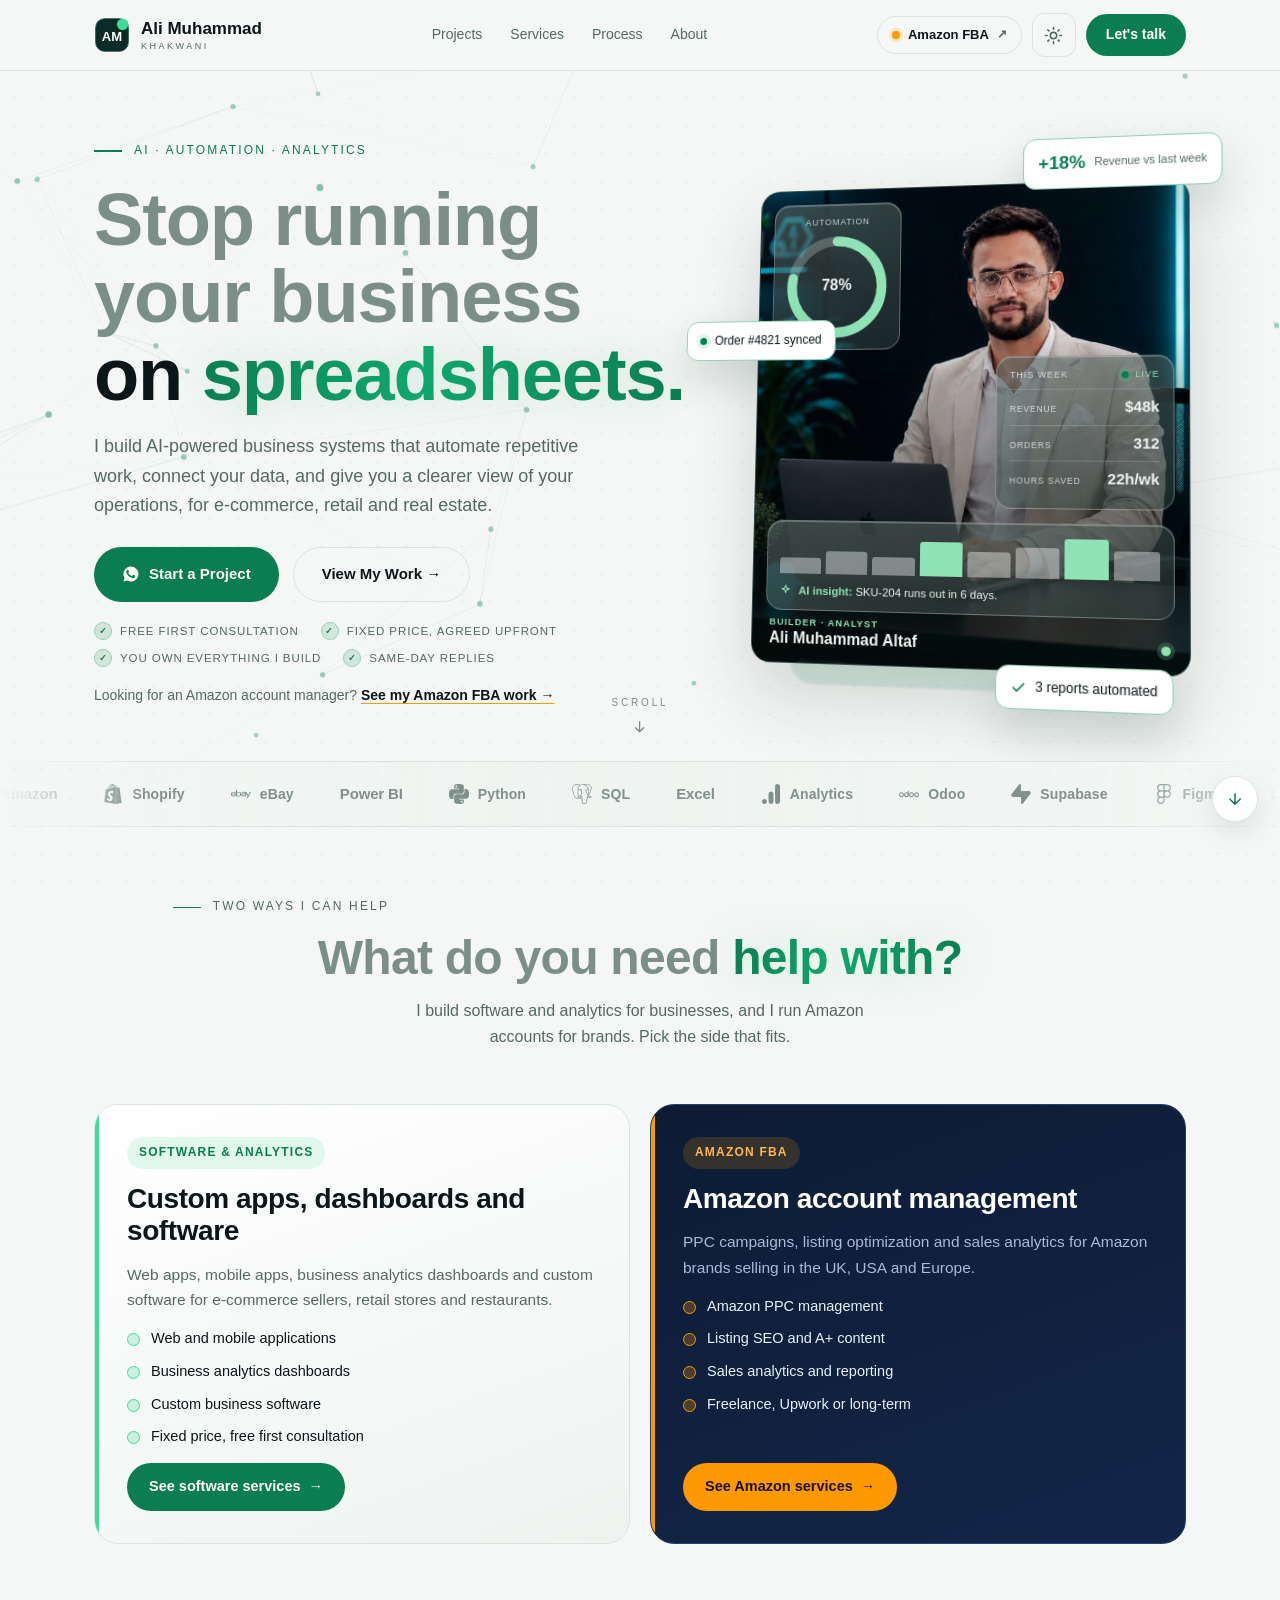
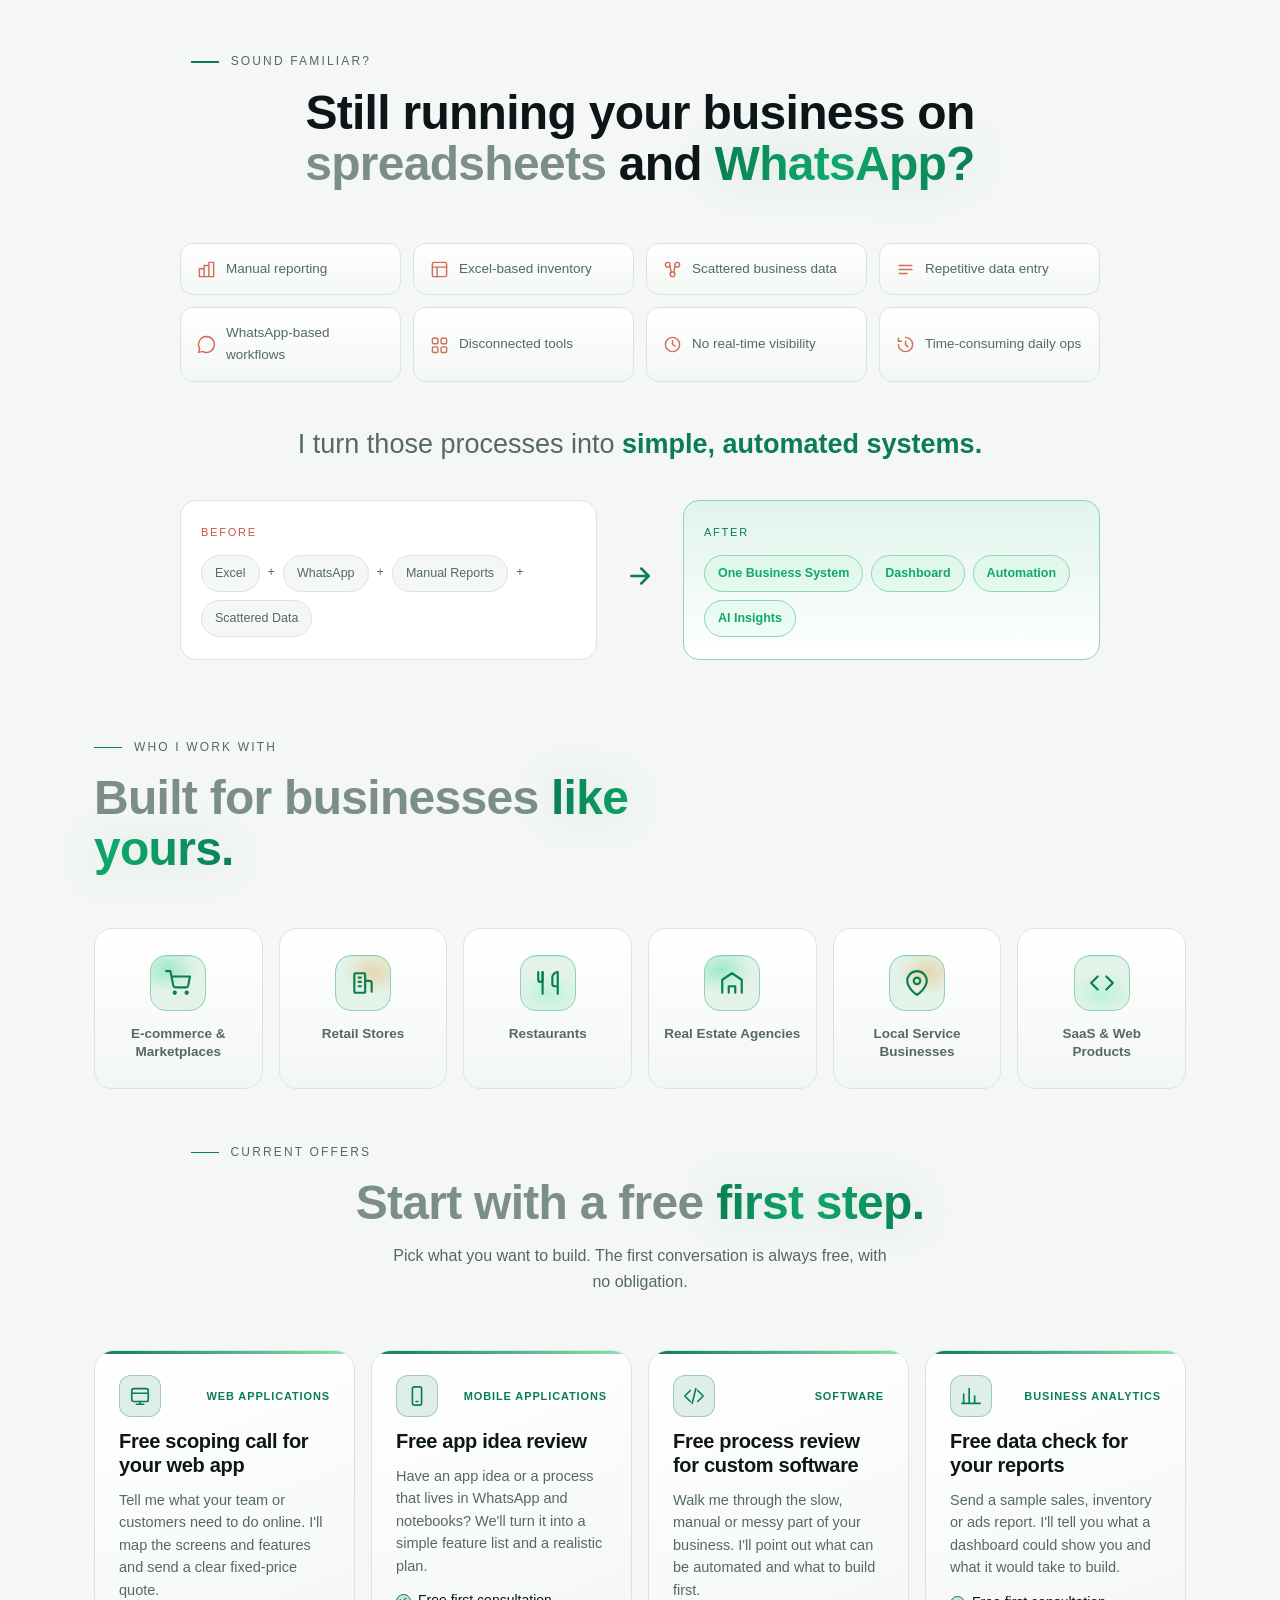
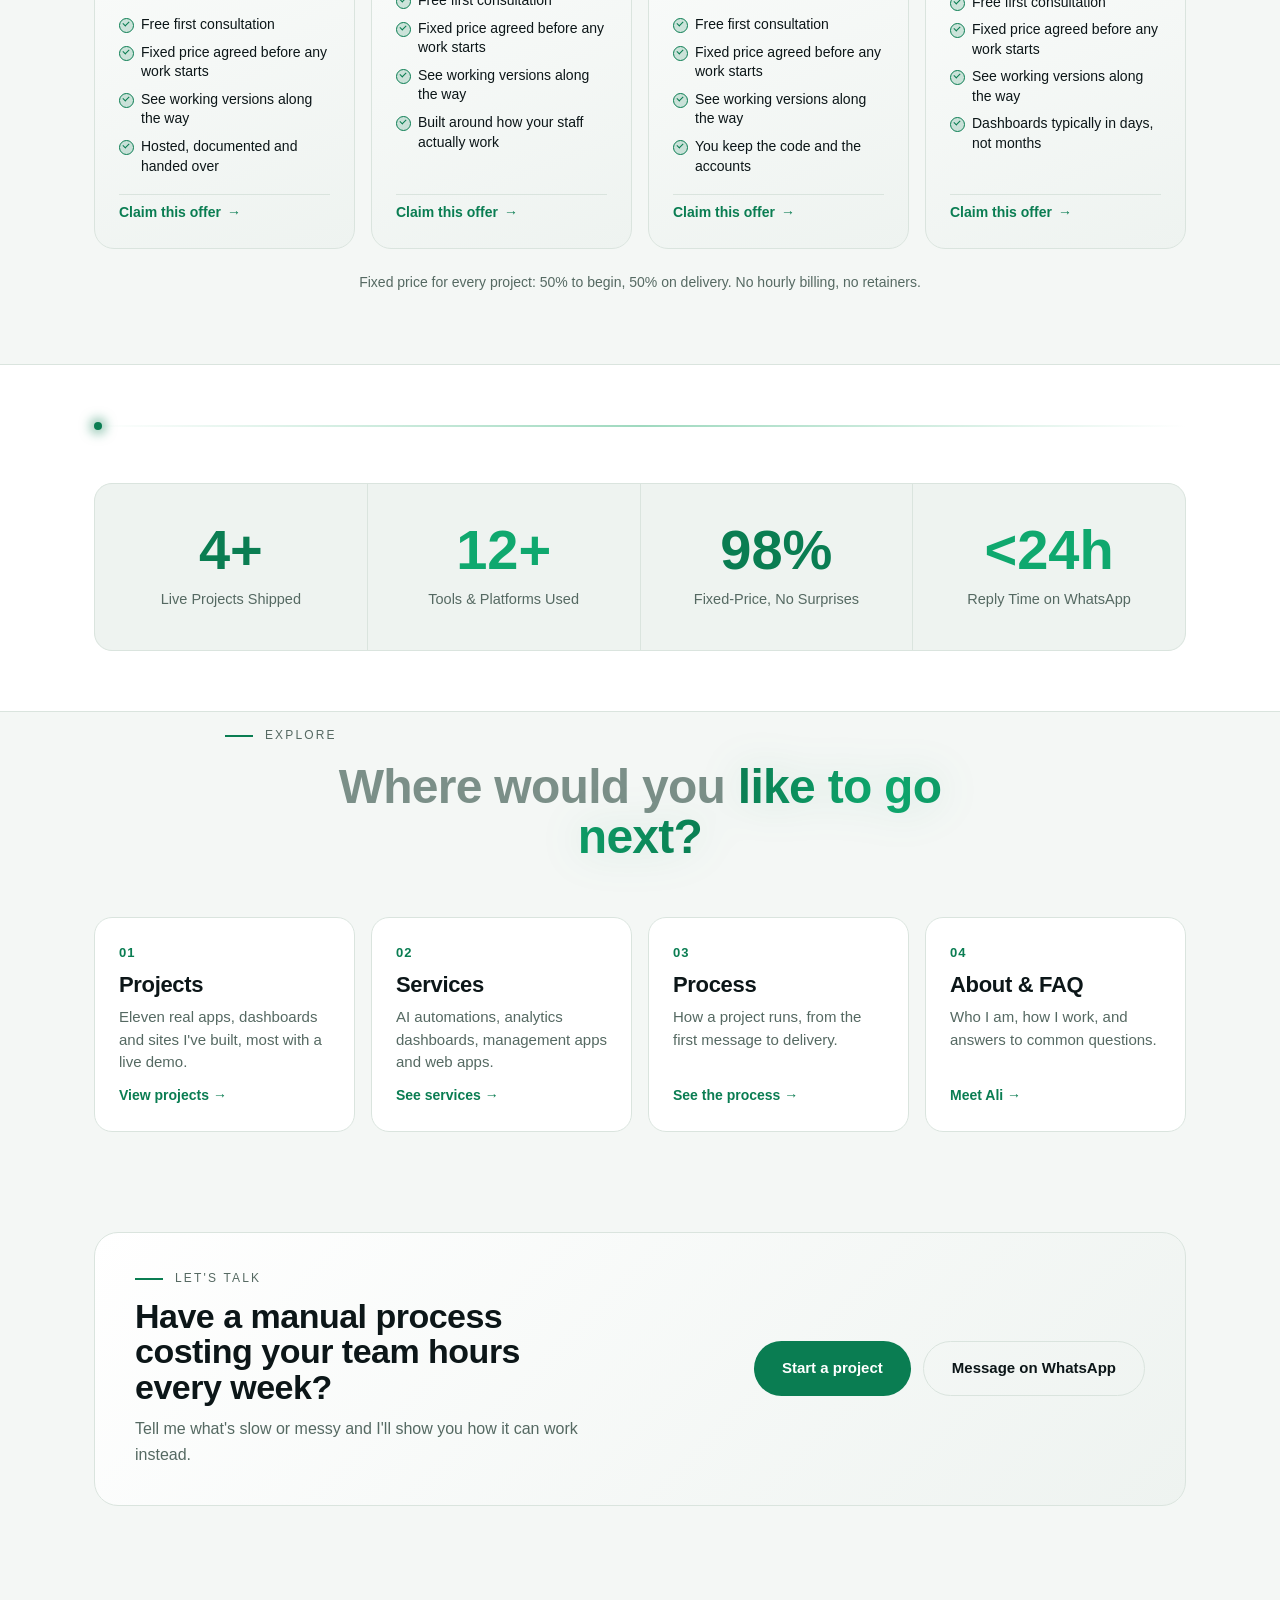
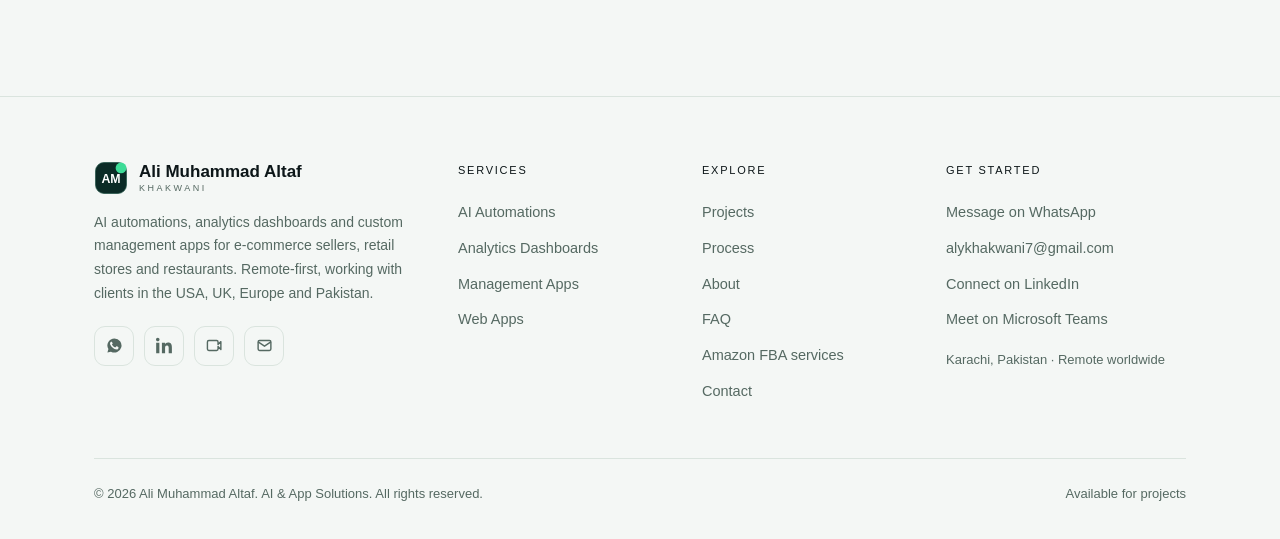
<file: index.html>
<!DOCTYPE html>
<html lang="en">
<head>
<meta charset="UTF-8">
<meta name="viewport" content="width=device-width, initial-scale=1.0">
<title>Ali Muhammad Altaf | AI Automation, E-commerce Analytics &amp; Custom Business Apps for USA, Europe &amp; Pakistan</title>
<meta name="description" content="AI automation services, Amazon &amp; e-commerce analytics dashboards, retail store and restaurant management apps. Remote-first developer serving businesses in the USA, UK, Europe and Pakistan. Amazon, eBay, Shopify &amp; Odoo.">
<meta name="keywords" content="AI automation services, Amazon seller analytics dashboard, e-commerce analytics, retail store management app, restaurant management software, real estate agency software, multi-tenant real estate CRM, interactive web app development, Odoo developer, Power BI dashboards, custom business apps, remote developer, USA, UK, Europe, Pakistan">
<link rel="canonical" href="https://alikhakwani.com/">
<meta name="robots" content="index, follow">
<meta http-equiv="Content-Security-Policy" content="default-src 'self'; script-src 'self' 'unsafe-inline'; style-src 'self' 'unsafe-inline' https://fonts.googleapis.com; font-src https://fonts.gstatic.com; img-src 'self' data:; connect-src https://*.supabase.co; object-src 'none'; base-uri 'self'; form-action 'none'; frame-src 'none'">
<meta name="referrer" content="strict-origin-when-cross-origin">
<meta name="theme-color" content="#051f20" id="themeColor">
<script src="config.js"></script>
<meta property="og:type" content="website">
<meta property="og:url" content="https://alikhakwani.com/">
<meta property="og:title" content="Ali Muhammad Altaf | Stop Running Your Business on Spreadsheets">
<meta property="og:description" content="AI-powered business systems that automate repetitive work, connect your data, and give you a clearer view of your operations, for e-commerce, retail and real estate.">
<meta property="og:site_name" content="Ali Muhammad Altaf">
<meta property="og:locale" content="en_US">
<meta property="og:image" content="https://alikhakwani.com/og-image.jpg?v=2">
<meta property="og:image:secure_url" content="https://alikhakwani.com/og-image.jpg?v=2">
<meta property="og:image:type" content="image/jpeg">
<meta property="og:image:width" content="1200">
<meta property="og:image:height" content="630">
<meta property="og:image:alt" content="Ali Muhammad Altaf: solve business problems with AI, automation and custom software">
<meta name="twitter:card" content="summary_large_image">
<meta name="twitter:title" content="Ali Muhammad Altaf | Stop Running Your Business on Spreadsheets">
<meta name="twitter:description" content="AI-powered business systems that automate repetitive work, connect your data, and give you a clearer view of your operations, for e-commerce, retail and real estate.">
<meta name="twitter:image" content="https://alikhakwani.com/og-image.jpg?v=2">
<meta name="twitter:image:alt" content="Ali Muhammad Altaf, AI automations and custom software">
<link rel="icon" href="data:image/svg+xml,%3Csvg xmlns='http://www.w3.org/2000/svg' viewBox='0 0 44 44'%3E%3Crect x='2' y='2' width='40' height='40' rx='11' fill='%230f1b18'/%3E%3Crect x='28' y='2' width='14' height='14' rx='7' fill='%233ddc97'/%3E%3Ctext x='22' y='29' text-anchor='middle' font-family='sans-serif' font-weight='800' font-size='15' fill='white'%3EAM%3C/text%3E%3C/svg%3E">
<link rel="preconnect" href="https://fonts.googleapis.com">
<link rel="preconnect" href="https://fonts.gstatic.com" crossorigin>
<link href="https://fonts.googleapis.com/css2?family=Manrope:wght@400;500;600;700;800&display=swap" rel="stylesheet" media="print" onload="this.media='all'">
<noscript><link href="https://fonts.googleapis.com/css2?family=Manrope:wght@400;500;600;700;800&display=swap" rel="stylesheet"></noscript>
<link rel="stylesheet" href="styles.css">
<script>
(function(){try{
  var t=localStorage.getItem("theme");
  if(!t) t = window.matchMedia("(prefers-color-scheme: light)").matches ? "light" : "dark";
  document.documentElement.setAttribute("data-theme",t);
}catch(e){document.documentElement.setAttribute("data-theme","dark");}})();
</script>
<script type="application/ld+json">
{
  "@context": "https://schema.org",
  "@type": "ProfessionalService",
  "name": "Ali Muhammad Altaf, AI & App Solutions",
  "url": "https://alikhakwani.com/",
  "image": "https://alikhakwani.com/og-image.jpg",
  "email": "alykhakwani7@gmail.com",
  "description": "Remote-first AI automation services, e-commerce analytics dashboards, real estate agency software, and custom management apps for businesses in the USA, UK, Europe and Pakistan.",
  "address": {"@type": "PostalAddress", "addressLocality": "Karachi", "addressCountry": "PK"},
  "areaServed": [{"@type":"Country","name":"United States"},{"@type":"Country","name":"United Kingdom"},{"@type":"AdministrativeArea","name":"Europe"},{"@type":"Country","name":"Pakistan"}],
  "founder": {
    "@type": "Person",
    "name": "Ali Muhammad Altaf",
    "jobTitle": "AI & App Solutions Developer",
    "url": "https://alikhakwani.com/",
    "sameAs": ["https://www.linkedin.com/in/ali-muhammad-5b89161b2/", "https://github.com/AliMuhammad123"]
  },
  "hasOfferCatalog": {
    "@type": "OfferCatalog",
    "name": "Services",
    "itemListElement": [
      {"@type": "Offer", "itemOffered": {"@type": "Service", "name": "AI Automations", "description": "Automated reports, AI assistants and smart alerts for businesses."}},
      {"@type": "Offer", "itemOffered": {"@type": "Service", "name": "Business Analytics Dashboards", "description": "E-commerce and marketplace analytics for Amazon, eBay, Shopify and Odoo."}},
      {"@type": "Offer", "itemOffered": {"@type": "Service", "name": "Custom Management Apps", "description": "Retail store management, restaurant management and multi-tenant real estate agency operating systems."}},
      {"@type": "Offer", "itemOffered": {"@type": "Service", "name": "Web Apps & Digital Presence", "description": "Business websites, interactive product sites, local business landing pages and hosted web applications."}}
    ]
  }
}
</script>
</head>
<body>
<a class="skip-link" href="#main">Skip to content</a>
<div class="aurora" aria-hidden="true"></div>
<div class="grain" aria-hidden="true"></div>

<header>
  <div class="wrap nav">
    <a class="mark" href="index.html">
      <svg class="logo" viewBox="0 0 44 44" aria-hidden="true">
        <rect x="2" y="2" width="40" height="40" rx="11" fill="#0b2b26" stroke="#235347"/>
        <rect x="28" y="2" width="14" height="14" rx="7" fill="#3ddc97"/>
        <text x="22" y="29" text-anchor="middle" font-family="Bricolage Grotesque, sans-serif" font-weight="800" font-size="16" fill="#ffffff">AM</text>
      </svg>
      <span class="mark-name"><span data-shortname>Ali Muhammad</span><small class="mark-sub">Khakwani</small></span>
    </a>
    <nav class="nav-links" id="navLinks">
      <a href="projects.html">Projects</a>
      <a href="services.html">Services</a>
      <a href="process.html">Process</a>
      <a href="about.html">About</a>
    </nav>
    <div class="nav-right">
      <a class="track-switch ts-az" href="amazon.html" title="Amazon FBA account management"><i class="ts-dot" aria-hidden="true"></i><span>Amazon FBA</span><b aria-hidden="true">&nearr;</b></a>
      <button class="theme-toggle" id="themeToggle" type="button" aria-label="Switch to light theme">
        <svg class="t-moon" viewBox="0 0 24 24" aria-hidden="true"><path d="M21 12.8A9 9 0 1 1 11.2 3a7 7 0 0 0 9.8 9.8z"/></svg>
        <svg class="t-sun" viewBox="0 0 24 24" aria-hidden="true"><circle cx="12" cy="12" r="4"/><path d="M12 2v2M12 20v2M4.9 4.9l1.4 1.4M17.7 17.7l1.4 1.4M2 12h2M20 12h2M4.9 19.1l1.4-1.4M17.7 6.3l1.4-1.4"/></svg>
      </button>
      <a class="nav-cta" href="contact.html">Let's talk</a>
      <button class="nav-burger" id="navBurger" type="button" aria-label="Open menu" aria-expanded="false" aria-controls="mobileMenu">
        <span></span><span></span><span></span>
      </button>
    </div>
  </div>
  <div class="mobile-menu" id="mobileMenu" hidden>
    <a href="index.html"><i>01</i>Home</a>
    <a href="projects.html"><i>02</i>Projects</a>
    <a href="services.html"><i>03</i>Services</a>
    <a href="process.html"><i>04</i>Process</a>
    <a href="about.html"><i>05</i>About</a>
    <a class="mm-track" href="amazon.html"><i>&#9733;</i>Amazon FBA account management</a>
    <a class="mm-cta" href="contact.html">Let's talk</a>
  </div>
</header>

<main id="main">
<section class="hero" id="top">
  <canvas class="fx-net" id="fxNet" aria-hidden="true"></canvas>
  <div class="wrap hero-grid">
    <div>
      <p class="eyebrow rise">AI · Automation · Analytics</p>
      <h1 class="rise" style="margin-top:20px;animation-delay:.1s">
        <span class="dim">Stop running your business</span> on <span class="glow">spreadsheets.</span>
      </h1>
      <p class="lead rise" style="animation-delay:.22s">I build AI-powered business systems that automate repetitive work, connect your data, and give you a clearer view of your operations, for e-commerce, retail and real estate.</p>
      <div class="cta-row rise" style="animation-delay:.34s">
        <a class="btn btn-jade" data-wa href="contact.html">
          <svg viewBox="0 0 24 24" fill="currentColor"><path d="M12 2a10 10 0 0 0-8.6 15.1L2 22l5-1.3A10 10 0 1 0 12 2zm5.4 14.1c-.2.7-1.3 1.3-1.9 1.4-.5.1-1.1.1-1.8-.1-.4-.1-1-.3-1.7-.6-3-1.3-4.9-4.3-5.1-4.5-.1-.2-1.2-1.6-1.2-3s.7-2.1 1-2.4c.2-.3.5-.3.7-.3h.5c.2 0 .4 0 .6.4.2.5.7 1.8.8 1.9.1.1.1.3 0 .5-.1.2-.1.3-.3.5l-.4.5c-.1.1-.3.3-.1.6.2.3.8 1.3 1.7 2.1 1.2 1.1 2.2 1.4 2.5 1.5.3.1.5.1.7-.1.2-.2.8-.9 1-1.2.2-.3.4-.3.7-.2.3.1 1.7.8 2 1 .3.2.5.2.5.4.1.1.1.7-.2 1.6z"/></svg>
          Start a Project
        </a>
        <a class="btn btn-ghost" href="projects.html">View My Work →</a>
      </div>
      <ul class="trust rise" style="animation-delay:.46s">
        <li>Free first consultation</li>
        <li>Fixed price, agreed upfront</li>
        <li>You own everything I build</li>
        <li>Same-day replies</li>
      </ul>
      <p class="hero-alt rise" style="animation-delay:.52s">Looking for an Amazon account manager? <a href="amazon.html">See my Amazon FBA work &rarr;</a></p>
    </div>
    <div class="hero-photo rise" style="animation-delay:.2s">
      <div class="hd-stage"><div class="hd-frame hg">
        <img class="hg-bg" src="assets/img-0c45a819.jpg" width="720" height="782" alt="Ali Muhammad Altaf: AI and app solutions developer" fetchpriority="high" decoding="async">
        <div class="hg-scrim"></div>
        <div class="hg-panel hg-ring">
          <small>Automation</small>
          <svg viewBox="0 0 36 36" aria-hidden="true"><circle cx="18" cy="18" r="15.9" class="trk"/><circle cx="18" cy="18" r="15.9" class="val" stroke-dasharray="78 100" transform="rotate(-90 18 18)"/></svg>
          <b class="hg-ringnum">78%</b>
        </div>
        <div class="hg-panel hg-kpi">
          <div class="hg-top"><small>This week</small><span class="hd-live"><i class="dot-live"></i>Live</span></div>
          <div class="hg-stat"><small>Revenue</small><b data-count="48" data-prefix="$" data-suffix="k">$0k</b></div>
          <div class="hg-stat"><small>Orders</small><b data-count="312" data-suffix="">0</b></div>
          <div class="hg-stat"><small>Hours saved</small><b data-count="22" data-suffix="h/wk">0h/wk</b></div>
        </div>
        <div class="hg-panel hg-bars">
          <div class="hg-chart"><i style="--h:38%"></i><i style="--h:56%"></i><i style="--h:44%"></i><i class="hi" style="--h:82%"></i><i style="--h:61%"></i><i style="--h:73%"></i><i class="hi" style="--h:94%"></i><i style="--h:67%"></i></div>
          <p class="hg-insight"><svg viewBox="0 0 24 24" fill="none" stroke="currentColor" stroke-width="2" stroke-linecap="round" stroke-linejoin="round"><path d="M12 2l1.8 5.2L19 9l-5.2 1.8L12 16l-1.8-5.2L5 9l5.2-1.8z"/></svg><span><b>AI insight:</b> SKU-204 runs out in 6 days.</span></p>
        </div>
        <div class="hg-name"><b><small>Builder · Analyst</small><span data-name>Ali Muhammad Altaf</span></b><span class="dot-live" title="Available for projects"></span></div>
      </div>
      <div class="hd-float hd-float--a" aria-hidden="true"><b>+18%</b><small>Revenue vs last week</small></div>
      <div class="hd-float hd-float--b" aria-hidden="true"><i class="dot-live"></i><span>Order #4821 synced</span></div>
      <div class="hd-float hd-float--c" aria-hidden="true"><svg viewBox="0 0 24 24" fill="none" stroke="currentColor" stroke-width="2.4" stroke-linecap="round" stroke-linejoin="round"><path d="M20 6L9 17l-5-5"/></svg><span>3 reports automated</span></div>
    </div>
    </div>
  </div>
  <a class="scroll-cue" href="#problems" aria-label="Scroll down">
    <span>SCROLL</span>
    <svg viewBox="0 0 24 24" aria-hidden="true"><path d="M12 4v14M6 13l6 6 6-6"/></svg>
  </a>
</section>

<!-- MARQUEE -->
<div class="strip" aria-hidden="true" role="presentation">
  <div class="track logo-track"><span class="lg lg-word"><b>Amazon</b></span><span class="lg"><svg viewBox="0 0 24 24" aria-hidden="true"><path d="M15.337 23.979l7.216-1.561s-2.604-17.613-2.625-17.73c-.018-.116-.114-.192-.211-.192s-1.929-.136-1.929-.136-1.275-1.274-1.439-1.411c-.045-.037-.075-.057-.121-.074l-.914 21.104h.023zM11.71 11.305s-.81-.424-1.774-.424c-1.447 0-1.504.906-1.504 1.141 0 1.232 3.24 1.715 3.24 4.629 0 2.295-1.44 3.76-3.406 3.76-2.354 0-3.54-1.465-3.54-1.465l.646-2.086s1.245 1.066 2.28 1.066c.675 0 .975-.545.975-.932 0-1.619-2.654-1.694-2.654-4.359-.034-2.237 1.571-4.416 4.827-4.416 1.257 0 1.875.361 1.875.361l-.945 2.715-.02.01zM11.17.83c.136 0 .271.038.405.135-.984.465-2.064 1.639-2.508 3.992-.656.213-1.293.405-1.889.578C7.697 3.75 8.951.84 11.17.84V.83zm1.235 2.949v.135c-.754.232-1.583.484-2.394.736.466-1.777 1.333-2.645 2.085-2.971.193.501.309 1.176.309 2.1zm.539-2.234c.694.074 1.141.867 1.429 1.755-.349.114-.735.231-1.158.366v-.252c0-.752-.096-1.371-.271-1.871v.002zm2.992 1.289c-.02 0-.06.021-.078.021s-.289.075-.714.21c-.423-1.233-1.176-2.37-2.508-2.37h-.115C12.135.209 11.669 0 11.265 0 8.159 0 6.675 3.877 6.21 5.846c-1.194.365-2.063.636-2.16.674-.675.213-.694.232-.772.87-.075.462-1.83 14.063-1.83 14.063L15.009 24l.927-21.166z"/></svg><b>Shopify</b></span><span class="lg"><svg viewBox="0 0 24 24" aria-hidden="true"><path d="M6.056 12.132v-4.92h1.2v3.026c.59-.703 1.402-.906 2.202-.906 1.34 0 2.828.904 2.828 2.855 0 .233-.015.457-.06.668.24-.953 1.274-1.305 2.896-1.344.51-.018 1.095-.018 1.56-.018v-.135c0-.885-.556-1.244-1.53-1.244-.72 0-1.245.3-1.305.81h-1.275c.136-1.29 1.5-1.62 2.686-1.62 1.064 0 1.995.27 2.415 1.02l-.436-.84h1.41l2.055 4.125 2.055-4.126H24l-3.72 7.305h-1.346l1.07-2.04-2.33-4.38c.13.255.2.555.2.93v2.46c0 .346.01.69.04 1.005H16.8a6.543 6.543 0 01-.046-.765c-.603.734-1.32.96-2.32.96-1.48 0-2.272-.78-2.272-1.695 0-.15.015-.284.037-.405-.3 1.246-1.36 2.086-2.767 2.086-.87 0-1.694-.315-2.2-.93 0 .24-.015.494-.04.734h-1.18c.02-.39.04-.855.04-1.245v-1.05h-4.83c.065 1.095.818 1.74 1.853 1.74.718 0 1.355-.3 1.568-.93h1.24c-.24 1.29-1.61 1.725-2.79 1.725C.95 15.009 0 13.822 0 12.232c0-1.754.982-2.91 3.116-2.91 1.688 0 2.93.886 2.94 2.806v.005zm9.137.183c-1.095.034-1.77.233-1.77.95 0 .465.36.97 1.305.97 1.26 0 1.935-.69 1.935-1.814v-.13c-.45 0-.99.006-1.484.022h.012zm-6.06 1.875c1.11 0 1.876-.806 1.876-2.02s-.768-2.02-1.893-2.02c-1.11 0-1.89.806-1.89 2.02s.765 2.02 1.875 2.02h.03zm-4.35-2.514c-.044-1.125-.854-1.546-1.725-1.546-.944 0-1.694.474-1.815 1.546z"/></svg><b>eBay</b></span><span class="lg lg-word"><b>Power BI</b></span><span class="lg"><svg viewBox="0 0 24 24" aria-hidden="true"><path d="M14.25.18l.9.2.73.26.59.3.45.32.34.34.25.34.16.33.1.3.04.26.02.2-.01.13V8.5l-.05.63-.13.55-.21.46-.26.38-.3.31-.33.25-.35.19-.35.14-.33.1-.3.07-.26.04-.21.02H8.77l-.69.05-.59.14-.5.22-.41.27-.33.32-.27.35-.2.36-.15.37-.1.35-.07.32-.04.27-.02.21v3.06H3.17l-.21-.03-.28-.07-.32-.12-.35-.18-.36-.26-.36-.36-.35-.46-.32-.59-.28-.73-.21-.88-.14-1.05-.05-1.23.06-1.22.16-1.04.24-.87.32-.71.36-.57.4-.44.42-.33.42-.24.4-.16.36-.1.32-.05.24-.01h.16l.06.01h8.16v-.83H6.18l-.01-2.75-.02-.37.05-.34.11-.31.17-.28.25-.26.31-.23.38-.2.44-.18.51-.15.58-.12.64-.1.71-.06.77-.04.84-.02 1.27.05zm-6.3 1.98l-.23.33-.08.41.08.41.23.34.33.22.41.09.41-.09.33-.22.23-.34.08-.41-.08-.41-.23-.33-.33-.22-.41-.09-.41.09zm13.09 3.95l.28.06.32.12.35.18.36.27.36.35.35.47.32.59.28.73.21.88.14 1.04.05 1.23-.06 1.23-.16 1.04-.24.86-.32.71-.36.57-.4.45-.42.33-.42.24-.4.16-.36.09-.32.05-.24.02-.16-.01h-8.22v.82h5.84l.01 2.76.02.36-.05.34-.11.31-.17.29-.25.25-.31.24-.38.2-.44.17-.51.15-.58.13-.64.09-.71.07-.77.04-.84.01-1.27-.04-1.07-.14-.9-.2-.73-.25-.59-.3-.45-.33-.34-.34-.25-.34-.16-.33-.1-.3-.04-.25-.02-.2.01-.13v-5.34l.05-.64.13-.54.21-.46.26-.38.3-.32.33-.24.35-.2.35-.14.33-.1.3-.06.26-.04.21-.02.13-.01h5.84l.69-.05.59-.14.5-.21.41-.28.33-.32.27-.35.2-.36.15-.36.1-.35.07-.32.04-.28.02-.21V6.07h2.09l.14.01zm-6.47 14.25l-.23.33-.08.41.08.41.23.33.33.23.41.08.41-.08.33-.23.23-.33.08-.41-.08-.41-.23-.33-.33-.23-.41-.08-.41.08z"/></svg><b>Python</b></span><span class="lg"><svg viewBox="0 0 24 24" aria-hidden="true"><path d="M23.5594 14.7228a.5269.5269 0 0 0-.0563-.1191c-.139-.2632-.4768-.3418-1.0074-.2321-1.6533.3411-2.2935.1312-2.5256-.0191 1.342-2.0482 2.445-4.522 3.0411-6.8297.2714-1.0507.7982-3.5237.1222-4.7316a1.5641 1.5641 0 0 0-.1509-.235C21.6931.9086 19.8007.0248 17.5099.0005c-1.4947-.0158-2.7705.3461-3.1161.4794a9.449 9.449 0 0 0-.5159-.0816 8.044 8.044 0 0 0-1.3114-.1278c-1.1822-.0184-2.2038.2642-3.0498.8406-.8573-.3211-4.7888-1.645-7.2219.0788C.9359 2.1526.3086 3.8733.4302 6.3043c.0409.818.5069 3.334 1.2423 5.7436.4598 1.5065.9387 2.7019 1.4334 3.582.553.9942 1.1259 1.5933 1.7143 1.7895.4474.1491 1.1327.1441 1.8581-.7279.8012-.9635 1.5903-1.8258 1.9446-2.2069.4351.2355.9064.3625 1.39.3772a.0569.0569 0 0 0 .0004.0041 11.0312 11.0312 0 0 0-.2472.3054c-.3389.4302-.4094.5197-1.5002.7443-.3102.064-1.1344.2339-1.1464.8115-.0025.1224.0329.2309.0919.3268.2269.4231.9216.6097 1.015.6331 1.3345.3335 2.5044.092 3.3714-.6787-.017 2.231.0775 4.4174.3454 5.0874.2212.5529.7618 1.9045 2.4692 1.9043.2505 0 .5263-.0291.8296-.0941 1.7819-.3821 2.5557-1.1696 2.855-2.9059.1503-.8707.4016-2.8753.5388-4.1012.0169-.0703.0357-.1207.057-.1362.0007-.0005.0697-.0471.4272.0307a.3673.3673 0 0 0 .0443.0068l.2539.0223.0149.001c.8468.0384 1.9114-.1426 2.5312-.4308.6438-.2988 1.8057-1.0323 1.5951-1.6698zM2.371 11.8765c-.7435-2.4358-1.1779-4.8851-1.2123-5.5719-.1086-2.1714.4171-3.6829 1.5623-4.4927 1.8367-1.2986 4.8398-.5408 6.108-.13-.0032.0032-.0066.0061-.0098.0094-2.0238 2.044-1.9758 5.536-1.9708 5.7495-.0002.0823.0066.1989.0162.3593.0348.5873.0996 1.6804-.0735 2.9184-.1609 1.1504.1937 2.2764.9728 3.0892.0806.0841.1648.1631.2518.2374-.3468.3714-1.1004 1.1926-1.9025 2.1576-.5677.6825-.9597.5517-1.0886.5087-.3919-.1307-.813-.5871-1.2381-1.3223-.4796-.839-.9635-2.0317-1.4155-3.5126zm6.0072 5.0871c-.1711-.0428-.3271-.1132-.4322-.1772.0889-.0394.2374-.0902.4833-.1409 1.2833-.2641 1.4815-.4506 1.9143-1.0002.0992-.126.2116-.2687.3673-.4426a.3549.3549 0 0 0 .0737-.1298c.1708-.1513.2724-.1099.4369-.0417.156.0646.3078.26.3695.4752.0291.1016.0619.2945-.0452.4444-.9043 1.2658-2.2216 1.2494-3.1676 1.0128zm2.094-3.988-.0525.141c-.133.3566-.2567.6881-.3334 1.003-.6674-.0021-1.3168-.2872-1.8105-.8024-.6279-.6551-.9131-1.5664-.7825-2.5004.1828-1.3079.1153-2.4468.079-3.0586-.005-.0857-.0095-.1607-.0122-.2199.2957-.2621 1.6659-.9962 2.6429-.7724.4459.1022.7176.4057.8305.928.5846 2.7038.0774 3.8307-.3302 4.7363-.084.1866-.1633.3629-.2311.5454zm7.3637 4.5725c-.0169.1768-.0358.376-.0618.5959l-.146.4383a.3547.3547 0 0 0-.0182.1077c-.0059.4747-.054.6489-.115.8693-.0634.2292-.1353.4891-.1794 1.0575-.11 1.4143-.8782 2.2267-2.4172 2.5565-1.5155.3251-1.7843-.4968-2.0212-1.2217a6.5824 6.5824 0 0 0-.0769-.2266c-.2154-.5858-.1911-1.4119-.1574-2.5551.0165-.5612-.0249-1.9013-.3302-2.6462.0044-.2932.0106-.5909.019-.8918a.3529.3529 0 0 0-.0153-.1126 1.4927 1.4927 0 0 0-.0439-.208c-.1226-.4283-.4213-.7866-.7797-.9351-.1424-.059-.4038-.1672-.7178-.0869.067-.276.1831-.5875.309-.9249l.0529-.142c.0595-.16.134-.3257.213-.5012.4265-.9476 1.0106-2.2453.3766-5.1772-.2374-1.0981-1.0304-1.6343-2.2324-1.5098-.7207.0746-1.3799.3654-1.7088.5321a5.6716 5.6716 0 0 0-.1958.1041c.0918-1.1064.4386-3.1741 1.7357-4.4823a4.0306 4.0306 0 0 1 .3033-.276.3532.3532 0 0 0 .1447-.0644c.7524-.5706 1.6945-.8506 2.802-.8325.4091.0067.8017.0339 1.1742.081 1.939.3544 3.2439 1.4468 4.0359 2.3827.8143.9623 1.2552 1.9315 1.4312 2.4543-1.3232-.1346-2.2234.1268-2.6797.779-.9926 1.4189.543 4.1729 1.2811 5.4964.1353.2426.2522.4522.2889.5413.2403.5825.5515.9713.7787 1.2552.0696.087.1372.1714.1885.245-.4008.1155-1.1208.3825-1.0552 1.717-.0123.1563-.0423.4469-.0834.8148-.0461.2077-.0702.4603-.0994.7662zm.8905-1.6211c-.0405-.8316.2691-.9185.5967-1.0105a2.8566 2.8566 0 0 0 .135-.0406 1.202 1.202 0 0 0 .1342.103c.5703.3765 1.5823.4213 3.0068.1344-.2016.1769-.5189.3994-.9533.6011-.4098.1903-1.0957.333-1.7473.3636-.7197.0336-1.0859-.0807-1.1721-.151zm.5695-9.2712c-.0059.3508-.0542.6692-.1054 1.0017-.055.3576-.112.7274-.1264 1.1762-.0142.4368.0404.8909.0932 1.3301.1066.887.216 1.8003-.2075 2.7014a3.5272 3.5272 0 0 1-.1876-.3856c-.0527-.1276-.1669-.3326-.3251-.6162-.6156-1.1041-2.0574-3.6896-1.3193-4.7446.3795-.5427 1.3408-.5661 2.1781-.463zm.2284 7.0137a12.3762 12.3762 0 0 0-.0853-.1074l-.0355-.0444c.7262-1.1995.5842-2.3862.4578-3.4385-.0519-.4318-.1009-.8396-.0885-1.2226.0129-.4061.0666-.7543.1185-1.0911.0639-.415.1288-.8443.1109-1.3505.0134-.0531.0188-.1158.0118-.1902-.0457-.4855-.5999-1.938-1.7294-3.253-.6076-.7073-1.4896-1.4972-2.6889-2.0395.5251-.1066 1.2328-.2035 2.0244-.1859 2.0515.0456 3.6746.8135 4.8242 2.2824a.908.908 0 0 1 .0667.1002c.7231 1.3556-.2762 6.2751-2.9867 10.5405zm-8.8166-6.1162c-.025.1794-.3089.4225-.6211.4225a.5821.5821 0 0 1-.0809-.0056c-.1873-.026-.3765-.144-.5059-.3156-.0458-.0605-.1203-.178-.1055-.2844.0055-.0401.0261-.0985.0925-.1488.1182-.0894.3518-.1226.6096-.0867.3163.0441.6426.1938.6113.4186zm7.9305-.4114c.0111.0792-.049.201-.1531.3102-.0683.0717-.212.1961-.4079.2232a.5456.5456 0 0 1-.075.0052c-.2935 0-.5414-.2344-.5607-.3717-.024-.1765.2641-.3106.5611-.352.297-.0414.6111.0088.6356.1851z"/></svg><b>SQL</b></span><span class="lg lg-word"><b>Excel</b></span><span class="lg"><svg viewBox="0 0 24 24" aria-hidden="true"><path d="M22.84 2.9982v17.9987c.0086 1.6473-1.3197 2.9897-2.967 2.9984a2.9808 2.9808 0 01-.3677-.0208c-1.528-.226-2.6477-1.5558-2.6105-3.1V3.1204c-.0369-1.5458 1.0856-2.8762 2.6157-3.1 1.6361-.1915 3.1178.9796 3.3093 2.6158.014.1201.0208.241.0202.3619zM4.1326 18.0548c-1.6417 0-2.9726 1.331-2.9726 2.9726C1.16 22.6691 2.4909 24 4.1326 24s2.9726-1.3309 2.9726-2.9726-1.331-2.9726-2.9726-2.9726zm7.8728-9.0098c-.0171 0-.0342 0-.0513.0003-1.6495.0904-2.9293 1.474-2.891 3.1256v7.9846c0 2.167.9535 3.4825 2.3505 3.763 1.6118.3266 3.1832-.7152 3.5098-2.327.04-.1974.06-.3983.0593-.5998v-8.9585c.003-1.6474-1.33-2.9852-2.9773-2.9882z"/></svg><b>Analytics</b></span><span class="lg"><svg viewBox="0 0 24 24" aria-hidden="true"><path d="M21.1002 15.7957c-1.6015 0-2.8997-1.2983-2.8997-2.8998s1.2983-2.8997 2.8997-2.8997c1.6015 0 2.8998 1.2982 2.8998 2.8997 0 1.5999-1.2979 2.8998-2.8998 2.8998zm0-1.2c.9388.0006 1.7003-.7601 1.7008-1.6989.0004-.9388-.7602-1.7003-1.699-1.7007h-.0018c-.9388.0004-1.6994.7619-1.699 1.7007.0005.9381.761 1.6985 1.699 1.699zm-6.0655 1.2c-1.6014 0-2.8997-1.2983-2.8997-2.8998s1.2983-2.8997 2.8997-2.8997c1.6015 0 2.8998 1.2982 2.8998 2.8997 0 1.5999-1.2999 2.8998-2.8998 2.8998zm0-1.2c.9389.0006 1.7003-.7601 1.7008-1.6989.0005-.9388-.7602-1.7003-1.699-1.7007h-.0018c-.9388.0004-1.6994.7619-1.699 1.7007.0005.9381.761 1.6985 1.699 1.699zM11.865 12.858c0 1.6199-1.2979 2.9378-2.8977 2.9378s-2.8998-1.314-2.8998-2.9358 1.1799-2.8597 2.8998-2.8597c.6359 0 1.2239.134 1.6998.484v-1.68a.6.6 0 0 1 1.2 0v4.0537h-.002zm-2.8977 1.7399c.9388.0005 1.7002-.7602 1.7007-1.699.0005-.9388-.7602-1.7003-1.699-1.7007h-.0017c-.9389.0004-1.6995.7619-1.699 1.7007.0004.9381.7608 1.6985 1.699 1.699zm-6.0675 1.1979C1.2983 15.7957 0 14.4974 0 12.8959s1.2983-2.8997 2.8998-2.8997 2.8997 1.2982 2.8997 2.8997c0 1.5999-1.2999 2.8998-2.8997 2.8998zm0-1.2c.9388.0006 1.7002-.7601 1.7007-1.699.0005-.9387-.7602-1.7002-1.699-1.7006h-.0017c-.9388.0004-1.6995.7619-1.699 1.7007.0004.9381.7608 1.6985 1.699 1.699z"/></svg><b>Odoo</b></span><span class="lg"><svg viewBox="0 0 24 24" aria-hidden="true"><path d="M11.9 1.036c-.015-.986-1.26-1.41-1.874-.637L.764 12.05C-.33 13.427.65 15.455 2.409 15.455h9.579l.113 7.51c.014.985 1.259 1.408 1.873.636l9.262-11.653c1.093-1.375.113-3.403-1.645-3.403h-9.642z"/></svg><b>Supabase</b></span><span class="lg"><svg viewBox="0 0 24 24" aria-hidden="true"><path d="M15.852 8.981h-4.588V0h4.588c2.476 0 4.49 2.014 4.49 4.49s-2.014 4.491-4.49 4.491zM12.735 7.51h3.117c1.665 0 3.019-1.355 3.019-3.019s-1.355-3.019-3.019-3.019h-3.117V7.51zm0 1.471H8.148c-2.476 0-4.49-2.014-4.49-4.49S5.672 0 8.148 0h4.588v8.981zm-4.587-7.51c-1.665 0-3.019 1.355-3.019 3.019s1.354 3.02 3.019 3.02h3.117V1.471H8.148zm4.587 15.019H8.148c-2.476 0-4.49-2.014-4.49-4.49s2.014-4.49 4.49-4.49h4.588v8.98zM8.148 8.981c-1.665 0-3.019 1.355-3.019 3.019s1.355 3.019 3.019 3.019h3.117V8.981H8.148zM8.172 24c-2.489 0-4.515-2.014-4.515-4.49s2.014-4.49 4.49-4.49h4.588v4.441c0 2.503-2.047 4.539-4.563 4.539zm-.024-7.51a3.023 3.023 0 0 0-3.019 3.019c0 1.665 1.365 3.019 3.044 3.019 1.705 0 3.093-1.376 3.093-3.068v-2.97H8.148zm7.704 0h-.098c-2.476 0-4.49-2.014-4.49-4.49s2.014-4.49 4.49-4.49h.098c2.476 0 4.49 2.014 4.49 4.49s-2.014 4.49-4.49 4.49zm-.097-7.509c-1.665 0-3.019 1.355-3.019 3.019s1.355 3.019 3.019 3.019h.098c1.665 0 3.019-1.355 3.019-3.019s-1.355-3.019-3.019-3.019h-.098z"/></svg><b>Figma</b></span><span class="lg"><svg viewBox="0 0 24 24" aria-hidden="true"><path d="M12 .297c-6.63 0-12 5.373-12 12 0 5.303 3.438 9.8 8.205 11.385.6.113.82-.258.82-.577 0-.285-.01-1.04-.015-2.04-3.338.724-4.042-1.61-4.042-1.61C4.422 18.07 3.633 17.7 3.633 17.7c-1.087-.744.084-.729.084-.729 1.205.084 1.838 1.236 1.838 1.236 1.07 1.835 2.809 1.305 3.495.998.108-.776.417-1.305.76-1.605-2.665-.3-5.466-1.332-5.466-5.93 0-1.31.465-2.38 1.235-3.22-.135-.303-.54-1.523.105-3.176 0 0 1.005-.322 3.3 1.23.96-.267 1.98-.399 3-.405 1.02.006 2.04.138 3 .405 2.28-1.552 3.285-1.23 3.285-1.23.645 1.653.24 2.873.12 3.176.765.84 1.23 1.91 1.23 3.22 0 4.61-2.805 5.625-5.475 5.92.42.36.81 1.096.81 2.22 0 1.606-.015 2.896-.015 3.286 0 .315.21.69.825.57C20.565 22.092 24 17.592 24 12.297c0-6.627-5.373-12-12-12"/></svg><b>GitHub</b></span><span class="lg lg-word"><b>Amazon</b></span><span class="lg"><svg viewBox="0 0 24 24" aria-hidden="true"><path d="M15.337 23.979l7.216-1.561s-2.604-17.613-2.625-17.73c-.018-.116-.114-.192-.211-.192s-1.929-.136-1.929-.136-1.275-1.274-1.439-1.411c-.045-.037-.075-.057-.121-.074l-.914 21.104h.023zM11.71 11.305s-.81-.424-1.774-.424c-1.447 0-1.504.906-1.504 1.141 0 1.232 3.24 1.715 3.24 4.629 0 2.295-1.44 3.76-3.406 3.76-2.354 0-3.54-1.465-3.54-1.465l.646-2.086s1.245 1.066 2.28 1.066c.675 0 .975-.545.975-.932 0-1.619-2.654-1.694-2.654-4.359-.034-2.237 1.571-4.416 4.827-4.416 1.257 0 1.875.361 1.875.361l-.945 2.715-.02.01zM11.17.83c.136 0 .271.038.405.135-.984.465-2.064 1.639-2.508 3.992-.656.213-1.293.405-1.889.578C7.697 3.75 8.951.84 11.17.84V.83zm1.235 2.949v.135c-.754.232-1.583.484-2.394.736.466-1.777 1.333-2.645 2.085-2.971.193.501.309 1.176.309 2.1zm.539-2.234c.694.074 1.141.867 1.429 1.755-.349.114-.735.231-1.158.366v-.252c0-.752-.096-1.371-.271-1.871v.002zm2.992 1.289c-.02 0-.06.021-.078.021s-.289.075-.714.21c-.423-1.233-1.176-2.37-2.508-2.37h-.115C12.135.209 11.669 0 11.265 0 8.159 0 6.675 3.877 6.21 5.846c-1.194.365-2.063.636-2.16.674-.675.213-.694.232-.772.87-.075.462-1.83 14.063-1.83 14.063L15.009 24l.927-21.166z"/></svg><b>Shopify</b></span><span class="lg"><svg viewBox="0 0 24 24" aria-hidden="true"><path d="M6.056 12.132v-4.92h1.2v3.026c.59-.703 1.402-.906 2.202-.906 1.34 0 2.828.904 2.828 2.855 0 .233-.015.457-.06.668.24-.953 1.274-1.305 2.896-1.344.51-.018 1.095-.018 1.56-.018v-.135c0-.885-.556-1.244-1.53-1.244-.72 0-1.245.3-1.305.81h-1.275c.136-1.29 1.5-1.62 2.686-1.62 1.064 0 1.995.27 2.415 1.02l-.436-.84h1.41l2.055 4.125 2.055-4.126H24l-3.72 7.305h-1.346l1.07-2.04-2.33-4.38c.13.255.2.555.2.93v2.46c0 .346.01.69.04 1.005H16.8a6.543 6.543 0 01-.046-.765c-.603.734-1.32.96-2.32.96-1.48 0-2.272-.78-2.272-1.695 0-.15.015-.284.037-.405-.3 1.246-1.36 2.086-2.767 2.086-.87 0-1.694-.315-2.2-.93 0 .24-.015.494-.04.734h-1.18c.02-.39.04-.855.04-1.245v-1.05h-4.83c.065 1.095.818 1.74 1.853 1.74.718 0 1.355-.3 1.568-.93h1.24c-.24 1.29-1.61 1.725-2.79 1.725C.95 15.009 0 13.822 0 12.232c0-1.754.982-2.91 3.116-2.91 1.688 0 2.93.886 2.94 2.806v.005zm9.137.183c-1.095.034-1.77.233-1.77.95 0 .465.36.97 1.305.97 1.26 0 1.935-.69 1.935-1.814v-.13c-.45 0-.99.006-1.484.022h.012zm-6.06 1.875c1.11 0 1.876-.806 1.876-2.02s-.768-2.02-1.893-2.02c-1.11 0-1.89.806-1.89 2.02s.765 2.02 1.875 2.02h.03zm-4.35-2.514c-.044-1.125-.854-1.546-1.725-1.546-.944 0-1.694.474-1.815 1.546z"/></svg><b>eBay</b></span><span class="lg lg-word"><b>Power BI</b></span><span class="lg"><svg viewBox="0 0 24 24" aria-hidden="true"><path d="M14.25.18l.9.2.73.26.59.3.45.32.34.34.25.34.16.33.1.3.04.26.02.2-.01.13V8.5l-.05.63-.13.55-.21.46-.26.38-.3.31-.33.25-.35.19-.35.14-.33.1-.3.07-.26.04-.21.02H8.77l-.69.05-.59.14-.5.22-.41.27-.33.32-.27.35-.2.36-.15.37-.1.35-.07.32-.04.27-.02.21v3.06H3.17l-.21-.03-.28-.07-.32-.12-.35-.18-.36-.26-.36-.36-.35-.46-.32-.59-.28-.73-.21-.88-.14-1.05-.05-1.23.06-1.22.16-1.04.24-.87.32-.71.36-.57.4-.44.42-.33.42-.24.4-.16.36-.1.32-.05.24-.01h.16l.06.01h8.16v-.83H6.18l-.01-2.75-.02-.37.05-.34.11-.31.17-.28.25-.26.31-.23.38-.2.44-.18.51-.15.58-.12.64-.1.71-.06.77-.04.84-.02 1.27.05zm-6.3 1.98l-.23.33-.08.41.08.41.23.34.33.22.41.09.41-.09.33-.22.23-.34.08-.41-.08-.41-.23-.33-.33-.22-.41-.09-.41.09zm13.09 3.95l.28.06.32.12.35.18.36.27.36.35.35.47.32.59.28.73.21.88.14 1.04.05 1.23-.06 1.23-.16 1.04-.24.86-.32.71-.36.57-.4.45-.42.33-.42.24-.4.16-.36.09-.32.05-.24.02-.16-.01h-8.22v.82h5.84l.01 2.76.02.36-.05.34-.11.31-.17.29-.25.25-.31.24-.38.2-.44.17-.51.15-.58.13-.64.09-.71.07-.77.04-.84.01-1.27-.04-1.07-.14-.9-.2-.73-.25-.59-.3-.45-.33-.34-.34-.25-.34-.16-.33-.1-.3-.04-.25-.02-.2.01-.13v-5.34l.05-.64.13-.54.21-.46.26-.38.3-.32.33-.24.35-.2.35-.14.33-.1.3-.06.26-.04.21-.02.13-.01h5.84l.69-.05.59-.14.5-.21.41-.28.33-.32.27-.35.2-.36.15-.36.1-.35.07-.32.04-.28.02-.21V6.07h2.09l.14.01zm-6.47 14.25l-.23.33-.08.41.08.41.23.33.33.23.41.08.41-.08.33-.23.23-.33.08-.41-.08-.41-.23-.33-.33-.23-.41-.08-.41.08z"/></svg><b>Python</b></span><span class="lg"><svg viewBox="0 0 24 24" aria-hidden="true"><path d="M23.5594 14.7228a.5269.5269 0 0 0-.0563-.1191c-.139-.2632-.4768-.3418-1.0074-.2321-1.6533.3411-2.2935.1312-2.5256-.0191 1.342-2.0482 2.445-4.522 3.0411-6.8297.2714-1.0507.7982-3.5237.1222-4.7316a1.5641 1.5641 0 0 0-.1509-.235C21.6931.9086 19.8007.0248 17.5099.0005c-1.4947-.0158-2.7705.3461-3.1161.4794a9.449 9.449 0 0 0-.5159-.0816 8.044 8.044 0 0 0-1.3114-.1278c-1.1822-.0184-2.2038.2642-3.0498.8406-.8573-.3211-4.7888-1.645-7.2219.0788C.9359 2.1526.3086 3.8733.4302 6.3043c.0409.818.5069 3.334 1.2423 5.7436.4598 1.5065.9387 2.7019 1.4334 3.582.553.9942 1.1259 1.5933 1.7143 1.7895.4474.1491 1.1327.1441 1.8581-.7279.8012-.9635 1.5903-1.8258 1.9446-2.2069.4351.2355.9064.3625 1.39.3772a.0569.0569 0 0 0 .0004.0041 11.0312 11.0312 0 0 0-.2472.3054c-.3389.4302-.4094.5197-1.5002.7443-.3102.064-1.1344.2339-1.1464.8115-.0025.1224.0329.2309.0919.3268.2269.4231.9216.6097 1.015.6331 1.3345.3335 2.5044.092 3.3714-.6787-.017 2.231.0775 4.4174.3454 5.0874.2212.5529.7618 1.9045 2.4692 1.9043.2505 0 .5263-.0291.8296-.0941 1.7819-.3821 2.5557-1.1696 2.855-2.9059.1503-.8707.4016-2.8753.5388-4.1012.0169-.0703.0357-.1207.057-.1362.0007-.0005.0697-.0471.4272.0307a.3673.3673 0 0 0 .0443.0068l.2539.0223.0149.001c.8468.0384 1.9114-.1426 2.5312-.4308.6438-.2988 1.8057-1.0323 1.5951-1.6698zM2.371 11.8765c-.7435-2.4358-1.1779-4.8851-1.2123-5.5719-.1086-2.1714.4171-3.6829 1.5623-4.4927 1.8367-1.2986 4.8398-.5408 6.108-.13-.0032.0032-.0066.0061-.0098.0094-2.0238 2.044-1.9758 5.536-1.9708 5.7495-.0002.0823.0066.1989.0162.3593.0348.5873.0996 1.6804-.0735 2.9184-.1609 1.1504.1937 2.2764.9728 3.0892.0806.0841.1648.1631.2518.2374-.3468.3714-1.1004 1.1926-1.9025 2.1576-.5677.6825-.9597.5517-1.0886.5087-.3919-.1307-.813-.5871-1.2381-1.3223-.4796-.839-.9635-2.0317-1.4155-3.5126zm6.0072 5.0871c-.1711-.0428-.3271-.1132-.4322-.1772.0889-.0394.2374-.0902.4833-.1409 1.2833-.2641 1.4815-.4506 1.9143-1.0002.0992-.126.2116-.2687.3673-.4426a.3549.3549 0 0 0 .0737-.1298c.1708-.1513.2724-.1099.4369-.0417.156.0646.3078.26.3695.4752.0291.1016.0619.2945-.0452.4444-.9043 1.2658-2.2216 1.2494-3.1676 1.0128zm2.094-3.988-.0525.141c-.133.3566-.2567.6881-.3334 1.003-.6674-.0021-1.3168-.2872-1.8105-.8024-.6279-.6551-.9131-1.5664-.7825-2.5004.1828-1.3079.1153-2.4468.079-3.0586-.005-.0857-.0095-.1607-.0122-.2199.2957-.2621 1.6659-.9962 2.6429-.7724.4459.1022.7176.4057.8305.928.5846 2.7038.0774 3.8307-.3302 4.7363-.084.1866-.1633.3629-.2311.5454zm7.3637 4.5725c-.0169.1768-.0358.376-.0618.5959l-.146.4383a.3547.3547 0 0 0-.0182.1077c-.0059.4747-.054.6489-.115.8693-.0634.2292-.1353.4891-.1794 1.0575-.11 1.4143-.8782 2.2267-2.4172 2.5565-1.5155.3251-1.7843-.4968-2.0212-1.2217a6.5824 6.5824 0 0 0-.0769-.2266c-.2154-.5858-.1911-1.4119-.1574-2.5551.0165-.5612-.0249-1.9013-.3302-2.6462.0044-.2932.0106-.5909.019-.8918a.3529.3529 0 0 0-.0153-.1126 1.4927 1.4927 0 0 0-.0439-.208c-.1226-.4283-.4213-.7866-.7797-.9351-.1424-.059-.4038-.1672-.7178-.0869.067-.276.1831-.5875.309-.9249l.0529-.142c.0595-.16.134-.3257.213-.5012.4265-.9476 1.0106-2.2453.3766-5.1772-.2374-1.0981-1.0304-1.6343-2.2324-1.5098-.7207.0746-1.3799.3654-1.7088.5321a5.6716 5.6716 0 0 0-.1958.1041c.0918-1.1064.4386-3.1741 1.7357-4.4823a4.0306 4.0306 0 0 1 .3033-.276.3532.3532 0 0 0 .1447-.0644c.7524-.5706 1.6945-.8506 2.802-.8325.4091.0067.8017.0339 1.1742.081 1.939.3544 3.2439 1.4468 4.0359 2.3827.8143.9623 1.2552 1.9315 1.4312 2.4543-1.3232-.1346-2.2234.1268-2.6797.779-.9926 1.4189.543 4.1729 1.2811 5.4964.1353.2426.2522.4522.2889.5413.2403.5825.5515.9713.7787 1.2552.0696.087.1372.1714.1885.245-.4008.1155-1.1208.3825-1.0552 1.717-.0123.1563-.0423.4469-.0834.8148-.0461.2077-.0702.4603-.0994.7662zm.8905-1.6211c-.0405-.8316.2691-.9185.5967-1.0105a2.8566 2.8566 0 0 0 .135-.0406 1.202 1.202 0 0 0 .1342.103c.5703.3765 1.5823.4213 3.0068.1344-.2016.1769-.5189.3994-.9533.6011-.4098.1903-1.0957.333-1.7473.3636-.7197.0336-1.0859-.0807-1.1721-.151zm.5695-9.2712c-.0059.3508-.0542.6692-.1054 1.0017-.055.3576-.112.7274-.1264 1.1762-.0142.4368.0404.8909.0932 1.3301.1066.887.216 1.8003-.2075 2.7014a3.5272 3.5272 0 0 1-.1876-.3856c-.0527-.1276-.1669-.3326-.3251-.6162-.6156-1.1041-2.0574-3.6896-1.3193-4.7446.3795-.5427 1.3408-.5661 2.1781-.463zm.2284 7.0137a12.3762 12.3762 0 0 0-.0853-.1074l-.0355-.0444c.7262-1.1995.5842-2.3862.4578-3.4385-.0519-.4318-.1009-.8396-.0885-1.2226.0129-.4061.0666-.7543.1185-1.0911.0639-.415.1288-.8443.1109-1.3505.0134-.0531.0188-.1158.0118-.1902-.0457-.4855-.5999-1.938-1.7294-3.253-.6076-.7073-1.4896-1.4972-2.6889-2.0395.5251-.1066 1.2328-.2035 2.0244-.1859 2.0515.0456 3.6746.8135 4.8242 2.2824a.908.908 0 0 1 .0667.1002c.7231 1.3556-.2762 6.2751-2.9867 10.5405zm-8.8166-6.1162c-.025.1794-.3089.4225-.6211.4225a.5821.5821 0 0 1-.0809-.0056c-.1873-.026-.3765-.144-.5059-.3156-.0458-.0605-.1203-.178-.1055-.2844.0055-.0401.0261-.0985.0925-.1488.1182-.0894.3518-.1226.6096-.0867.3163.0441.6426.1938.6113.4186zm7.9305-.4114c.0111.0792-.049.201-.1531.3102-.0683.0717-.212.1961-.4079.2232a.5456.5456 0 0 1-.075.0052c-.2935 0-.5414-.2344-.5607-.3717-.024-.1765.2641-.3106.5611-.352.297-.0414.6111.0088.6356.1851z"/></svg><b>SQL</b></span><span class="lg lg-word"><b>Excel</b></span><span class="lg"><svg viewBox="0 0 24 24" aria-hidden="true"><path d="M22.84 2.9982v17.9987c.0086 1.6473-1.3197 2.9897-2.967 2.9984a2.9808 2.9808 0 01-.3677-.0208c-1.528-.226-2.6477-1.5558-2.6105-3.1V3.1204c-.0369-1.5458 1.0856-2.8762 2.6157-3.1 1.6361-.1915 3.1178.9796 3.3093 2.6158.014.1201.0208.241.0202.3619zM4.1326 18.0548c-1.6417 0-2.9726 1.331-2.9726 2.9726C1.16 22.6691 2.4909 24 4.1326 24s2.9726-1.3309 2.9726-2.9726-1.331-2.9726-2.9726-2.9726zm7.8728-9.0098c-.0171 0-.0342 0-.0513.0003-1.6495.0904-2.9293 1.474-2.891 3.1256v7.9846c0 2.167.9535 3.4825 2.3505 3.763 1.6118.3266 3.1832-.7152 3.5098-2.327.04-.1974.06-.3983.0593-.5998v-8.9585c.003-1.6474-1.33-2.9852-2.9773-2.9882z"/></svg><b>Analytics</b></span><span class="lg"><svg viewBox="0 0 24 24" aria-hidden="true"><path d="M21.1002 15.7957c-1.6015 0-2.8997-1.2983-2.8997-2.8998s1.2983-2.8997 2.8997-2.8997c1.6015 0 2.8998 1.2982 2.8998 2.8997 0 1.5999-1.2979 2.8998-2.8998 2.8998zm0-1.2c.9388.0006 1.7003-.7601 1.7008-1.6989.0004-.9388-.7602-1.7003-1.699-1.7007h-.0018c-.9388.0004-1.6994.7619-1.699 1.7007.0005.9381.761 1.6985 1.699 1.699zm-6.0655 1.2c-1.6014 0-2.8997-1.2983-2.8997-2.8998s1.2983-2.8997 2.8997-2.8997c1.6015 0 2.8998 1.2982 2.8998 2.8997 0 1.5999-1.2999 2.8998-2.8998 2.8998zm0-1.2c.9389.0006 1.7003-.7601 1.7008-1.6989.0005-.9388-.7602-1.7003-1.699-1.7007h-.0018c-.9388.0004-1.6994.7619-1.699 1.7007.0005.9381.761 1.6985 1.699 1.699zM11.865 12.858c0 1.6199-1.2979 2.9378-2.8977 2.9378s-2.8998-1.314-2.8998-2.9358 1.1799-2.8597 2.8998-2.8597c.6359 0 1.2239.134 1.6998.484v-1.68a.6.6 0 0 1 1.2 0v4.0537h-.002zm-2.8977 1.7399c.9388.0005 1.7002-.7602 1.7007-1.699.0005-.9388-.7602-1.7003-1.699-1.7007h-.0017c-.9389.0004-1.6995.7619-1.699 1.7007.0004.9381.7608 1.6985 1.699 1.699zm-6.0675 1.1979C1.2983 15.7957 0 14.4974 0 12.8959s1.2983-2.8997 2.8998-2.8997 2.8997 1.2982 2.8997 2.8997c0 1.5999-1.2999 2.8998-2.8997 2.8998zm0-1.2c.9388.0006 1.7002-.7601 1.7007-1.699.0005-.9387-.7602-1.7002-1.699-1.7006h-.0017c-.9388.0004-1.6995.7619-1.699 1.7007.0004.9381.7608 1.6985 1.699 1.699z"/></svg><b>Odoo</b></span><span class="lg"><svg viewBox="0 0 24 24" aria-hidden="true"><path d="M11.9 1.036c-.015-.986-1.26-1.41-1.874-.637L.764 12.05C-.33 13.427.65 15.455 2.409 15.455h9.579l.113 7.51c.014.985 1.259 1.408 1.873.636l9.262-11.653c1.093-1.375.113-3.403-1.645-3.403h-9.642z"/></svg><b>Supabase</b></span><span class="lg"><svg viewBox="0 0 24 24" aria-hidden="true"><path d="M15.852 8.981h-4.588V0h4.588c2.476 0 4.49 2.014 4.49 4.49s-2.014 4.491-4.49 4.491zM12.735 7.51h3.117c1.665 0 3.019-1.355 3.019-3.019s-1.355-3.019-3.019-3.019h-3.117V7.51zm0 1.471H8.148c-2.476 0-4.49-2.014-4.49-4.49S5.672 0 8.148 0h4.588v8.981zm-4.587-7.51c-1.665 0-3.019 1.355-3.019 3.019s1.354 3.02 3.019 3.02h3.117V1.471H8.148zm4.587 15.019H8.148c-2.476 0-4.49-2.014-4.49-4.49s2.014-4.49 4.49-4.49h4.588v8.98zM8.148 8.981c-1.665 0-3.019 1.355-3.019 3.019s1.355 3.019 3.019 3.019h3.117V8.981H8.148zM8.172 24c-2.489 0-4.515-2.014-4.515-4.49s2.014-4.49 4.49-4.49h4.588v4.441c0 2.503-2.047 4.539-4.563 4.539zm-.024-7.51a3.023 3.023 0 0 0-3.019 3.019c0 1.665 1.365 3.019 3.044 3.019 1.705 0 3.093-1.376 3.093-3.068v-2.97H8.148zm7.704 0h-.098c-2.476 0-4.49-2.014-4.49-4.49s2.014-4.49 4.49-4.49h.098c2.476 0 4.49 2.014 4.49 4.49s-2.014 4.49-4.49 4.49zm-.097-7.509c-1.665 0-3.019 1.355-3.019 3.019s1.355 3.019 3.019 3.019h.098c1.665 0 3.019-1.355 3.019-3.019s-1.355-3.019-3.019-3.019h-.098z"/></svg><b>Figma</b></span><span class="lg"><svg viewBox="0 0 24 24" aria-hidden="true"><path d="M12 .297c-6.63 0-12 5.373-12 12 0 5.303 3.438 9.8 8.205 11.385.6.113.82-.258.82-.577 0-.285-.01-1.04-.015-2.04-3.338.724-4.042-1.61-4.042-1.61C4.422 18.07 3.633 17.7 3.633 17.7c-1.087-.744.084-.729.084-.729 1.205.084 1.838 1.236 1.838 1.236 1.07 1.835 2.809 1.305 3.495.998.108-.776.417-1.305.76-1.605-2.665-.3-5.466-1.332-5.466-5.93 0-1.31.465-2.38 1.235-3.22-.135-.303-.54-1.523.105-3.176 0 0 1.005-.322 3.3 1.23.96-.267 1.98-.399 3-.405 1.02.006 2.04.138 3 .405 2.28-1.552 3.285-1.23 3.285-1.23.645 1.653.24 2.873.12 3.176.765.84 1.23 1.91 1.23 3.22 0 4.61-2.805 5.625-5.475 5.92.42.36.81 1.096.81 2.22 0 1.606-.015 2.896-.015 3.286 0 .315.21.69.825.57C20.565 22.092 24 17.592 24 12.297c0-6.627-5.373-12-12-12"/></svg><b>GitHub</b></span></div>
</div>

<!-- PROBLEMS I SOLVE -->

<section id="paths" style="padding-top:56px;padding-bottom:30px">
  <div class="wrap">
    <div class="sec-head center reveal" style="text-align:center;margin-left:auto;margin-right:auto">
      <p class="eyebrow">Two ways I can help</p>
      <h2 style="max-width:26ch;margin-left:auto;margin-right:auto"><span class="dim">What do you need</span> <span class="glow">help with?</span></h2>
      <p style="margin-left:auto;margin-right:auto">I build software and analytics for businesses, and I run Amazon accounts for brands. Pick the side that fits.</p>
    </div>
    <div class="gw-grid stagger reveal">
      <article class="gw gw-sw">
        <span class="gw-tag">Software &amp; Analytics</span>
        <h3>Custom apps, dashboards and software</h3>
        <p>Web apps, mobile apps, business analytics dashboards and custom software for e-commerce sellers, retail stores and restaurants.</p>
        <ul><li>Web and mobile applications</li><li>Business analytics dashboards</li><li>Custom business software</li><li>Fixed price, free first consultation</li></ul>
        <a class="gw-cta" href="services.html">See software services <span aria-hidden="true">&rarr;</span></a>
      </article>
      <article class="gw gw-az">
        <span class="gw-tag">Amazon FBA</span>
        <h3>Amazon account management</h3>
        <p>PPC campaigns, listing optimization and sales analytics for Amazon brands selling in the UK, USA and Europe.</p>
        <ul><li>Amazon PPC management</li><li>Listing SEO and A+ content</li><li>Sales analytics and reporting</li><li>Freelance, Upwork or long-term</li></ul>
        <a class="gw-cta" href="amazon.html">See Amazon services <span aria-hidden="true">&rarr;</span></a>
      </article>
    </div>
  </div>
</section>

<section id="problems" style="padding-top:64px;padding-bottom:64px">
  <div class="wrap">
    <div class="sec-head center reveal" style="text-align:center;margin-left:auto;margin-right:auto">
      <p class="eyebrow">Sound familiar?</p>
      <h2 style="max-width:26ch;margin-left:auto;margin-right:auto">Still running your business on <span class="dim">spreadsheets</span> and <span class="glow">WhatsApp?</span></h2>
    </div>
    <div class="prob-grid stagger reveal">
      <div class="prob-chip"><svg viewBox="0 0 24 24"><path d="M9 11H3v10h6V11zM21 3h-6v18h6V3zM15 7H9v14h6V7z"/></svg>Manual reporting</div>
      <div class="prob-chip"><svg viewBox="0 0 24 24"><rect x="3" y="3" width="18" height="18" rx="2"/><path d="M3 9h18M9 21V9"/></svg>Excel-based inventory</div>
      <div class="prob-chip"><svg viewBox="0 0 24 24"><circle cx="6" cy="6" r="3"/><circle cx="18" cy="6" r="3"/><circle cx="12" cy="18" r="3"/><path d="M8.6 7.4L10.6 16M15.4 7.4L13.4 16"/></svg>Scattered business data</div>
      <div class="prob-chip"><svg viewBox="0 0 24 24"><path d="M4 7h16M4 12h16M4 17h10"/></svg>Repetitive data entry</div>
      <div class="prob-chip"><svg viewBox="0 0 24 24"><path d="M12 2a10 10 0 0 0-8.6 15.1L2 22l5-1.3A10 10 0 1 0 12 2z"/></svg>WhatsApp-based workflows</div>
      <div class="prob-chip"><svg viewBox="0 0 24 24"><rect x="3" y="4" width="7" height="7" rx="1.5"/><rect x="14" y="4" width="7" height="7" rx="1.5"/><rect x="3" y="15" width="7" height="7" rx="1.5"/><rect x="14" y="15" width="7" height="7" rx="1.5"/></svg>Disconnected tools</div>
      <div class="prob-chip"><svg viewBox="0 0 24 24"><circle cx="12" cy="12" r="9"/><path d="M12 7v5l3.5 2"/></svg>No real-time visibility</div>
      <div class="prob-chip"><svg viewBox="0 0 24 24"><path d="M12 8v4l3 3M3 12a9 9 0 1 0 9-9"/><path d="M3 4v4h4"/></svg>Time-consuming daily ops</div>
    </div>
    <p class="prob-transition reveal">I turn those processes into <strong>simple, automated systems.</strong></p>
    <div class="prob-ba reveal">
      <div class="prob-ba-panel prob-before">
        <small>Before</small>
        <div class="prob-pills">
          <span>Excel</span><span class="prob-plus">+</span><span>WhatsApp</span><span class="prob-plus">+</span><span>Manual Reports</span><span class="prob-plus">+</span><span>Scattered Data</span>
        </div>
      </div>
      <div class="prob-ba-arrow" aria-hidden="true"><svg viewBox="0 0 24 24"><path d="M5 12h14M13 6l6 6-6 6"/></svg></div>
      <div class="prob-ba-panel prob-after">
        <small>After</small>
        <div class="prob-pills prob-pills--hi">
          <span>One Business System</span><span>Dashboard</span><span>Automation</span><span>AI Insights</span>
        </div>
      </div>
    </div>
  </div>
</section>

<!-- INDUSTRIES -->

<section id="industries" style="padding-top:0;padding-bottom:40px">
  <div class="wrap">
    <div class="sec-head reveal">
      <p class="eyebrow">Who I work with</p>
      <h2><span class="dim">Built for businesses</span> <span class="glow">like yours.</span></h2>
    </div>
    <div class="ind-grid stagger reveal">
      <div class="ind"><div class="ic"><svg viewBox="0 0 24 24"><circle cx="9" cy="21" r="1"/><circle cx="20" cy="21" r="1"/><path d="M1 1h4l2.68 13.39a2 2 0 0 0 2 1.61h9.72a2 2 0 0 0 2-1.61L23 6H6"/></svg></div><span>E-commerce &amp; Marketplaces</span></div>
      <div class="ind"><div class="ic"><svg viewBox="0 0 24 24"><rect x="4" y="3" width="10" height="18" rx="1"/><path d="M14 10h4a2 2 0 0 1 2 2v8M8 7h2M8 11h2M8 15h2"/></svg></div><span>Retail Stores</span></div>
      <div class="ind"><div class="ic"><svg viewBox="0 0 24 24"><path d="M3 2v7c0 1.1.9 2 2 2a2 2 0 0 0 2-2V2"/><path d="M7 2v20"/><path d="M21 15V2a5 5 0 0 0-5 5v6c0 1.1.9 2 2 2h3Zm0 0v7"/></svg></div><span>Restaurants</span></div>
      <div class="ind"><div class="ic"><svg viewBox="0 0 24 24"><path d="M3 21V9l9-6 9 6v12M9 21v-6h6v6"/></svg></div><span>Real Estate Agencies</span></div>
      <div class="ind"><div class="ic"><svg viewBox="0 0 24 24"><path d="M21 10c0 7-9 13-9 13s-9-6-9-13a9 9 0 0 1 18 0z"/><circle cx="12" cy="10" r="3"/></svg></div><span>Local Service Businesses</span></div>
      <div class="ind"><div class="ic"><svg viewBox="0 0 24 24"><path d="M16 18l6-6-6-6M8 6l-6 6 6 6"/></svg></div><span>SaaS &amp; Web Products</span></div>
    </div>
  </div>
</section>


<!-- PROJECTS -->

<section id="offers" style="padding-top:0;padding-bottom:70px">
  <div class="wrap">
    <div class="sec-head center reveal" style="text-align:center;margin-left:auto;margin-right:auto">
      <p class="eyebrow">Current offers</p>
      <h2 style="max-width:26ch;margin-left:auto;margin-right:auto"><span class="dim">Start with a free</span> <span class="glow">first step.</span></h2>
      <p style="margin-left:auto;margin-right:auto">Pick what you want to build. The first conversation is always free, with no obligation.</p>
    </div>
    <div class="offer-grid stagger reveal">
      <article class="offer offer-a">
        <div class="offer-top"><span class="offer-ic"><svg viewBox="0 0 24 24" aria-hidden="true"><rect x="3" y="4" width="18" height="14" rx="2"/><path d="M3 9h18M8 21h8M12 18v3"/></svg></span><span class="offer-tag">Web Applications</span></div>
        <h3>Free scoping call for your web app</h3>
        <p>Tell me what your team or customers need to do online. I'll map the screens and features and send a clear fixed-price quote.</p>
        <ul><li>Free first consultation</li><li>Fixed price agreed before any work starts</li><li>See working versions along the way</li><li>Hosted, documented and handed over</li></ul>
        <a class="offer-cta" href="contact.html">Claim this offer <span aria-hidden="true">&rarr;</span></a>
      </article>
      <article class="offer offer-b">
        <div class="offer-top"><span class="offer-ic"><svg viewBox="0 0 24 24" aria-hidden="true"><rect x="7" y="2" width="10" height="20" rx="2"/><path d="M11 18h2"/></svg></span><span class="offer-tag">Mobile Applications</span></div>
        <h3>Free app idea review</h3>
        <p>Have an app idea or a process that lives in WhatsApp and notebooks? We'll turn it into a simple feature list and a realistic plan.</p>
        <ul><li>Free first consultation</li><li>Fixed price agreed before any work starts</li><li>See working versions along the way</li><li>Built around how your staff actually work</li></ul>
        <a class="offer-cta" href="contact.html">Claim this offer <span aria-hidden="true">&rarr;</span></a>
      </article>
      <article class="offer offer-c">
        <div class="offer-top"><span class="offer-ic"><svg viewBox="0 0 24 24" aria-hidden="true"><path d="M8 6l-6 6 6 6M16 6l6 6-6 6M14 4l-4 16"/></svg></span><span class="offer-tag">Software</span></div>
        <h3>Free process review for custom software</h3>
        <p>Walk me through the slow, manual or messy part of your business. I'll point out what can be automated and what to build first.</p>
        <ul><li>Free first consultation</li><li>Fixed price agreed before any work starts</li><li>See working versions along the way</li><li>You keep the code and the accounts</li></ul>
        <a class="offer-cta" href="contact.html">Claim this offer <span aria-hidden="true">&rarr;</span></a>
      </article>
      <article class="offer offer-d">
        <div class="offer-top"><span class="offer-ic"><svg viewBox="0 0 24 24" aria-hidden="true"><path d="M4 20V10M10 20V4M16 20v-8M22 20H2"/></svg></span><span class="offer-tag">Business Analytics</span></div>
        <h3>Free data check for your reports</h3>
        <p>Send a sample sales, inventory or ads report. I'll tell you what a dashboard could show you and what it would take to build.</p>
        <ul><li>Free first consultation</li><li>Fixed price agreed before any work starts</li><li>See working versions along the way</li><li>Dashboards typically in days, not months</li></ul>
        <a class="offer-cta" href="contact.html">Claim this offer <span aria-hidden="true">&rarr;</span></a>
      </article>
    </div>
    <p class="offer-note reveal">Fixed price for every project: 50% to begin, 50% on delivery. No hourly billing, no retainers.</p>
  </div>
</section>

<section id="stats" class="numbers" style="padding-top:60px;padding-bottom:60px">
  <div class="wrap">
    <div class="signal-line" aria-hidden="true"><span class="signal-dot"></span></div>
    <div class="num-grid stagger reveal">
      <div class="num"><strong data-count="4" data-suffix="+">0+</strong><span>Live Projects Shipped</span></div>
      <div class="num"><strong data-count="12" data-suffix="+">0+</strong><span>Tools &amp; Platforms Used</span></div>
      <div class="num"><strong data-count="100" data-suffix="%">0%</strong><span>Fixed-Price, No Surprises</span></div>
      <div class="num"><strong data-count="24" data-prefix="&lt;" data-suffix="h">0h</strong><span>Reply Time on WhatsApp</span></div>
    </div>
  </div>
</section>

<!-- PROCESS -->

<section id="explore" style="padding-top:0;padding-bottom:70px">
  <div class="wrap">
    <div class="sec-head center reveal" style="text-align:center;margin-left:auto;margin-right:auto">
      <p class="eyebrow">Explore</p>
      <h2 style="max-width:26ch;margin-left:auto;margin-right:auto"><span class="dim">Where would you</span> <span class="glow">like to go next?</span></h2>
    </div>
    <div class="explore-grid stagger reveal">
      <a class="explore-card" href="projects.html"><i>01</i><h3>Projects</h3><p>Eleven real apps, dashboards and sites I've built, most with a live demo.</p><span class="go">View projects &rarr;</span></a>
      <a class="explore-card" href="services.html"><i>02</i><h3>Services</h3><p>AI automations, analytics dashboards, management apps and web apps.</p><span class="go">See services &rarr;</span></a>
      <a class="explore-card" href="process.html"><i>03</i><h3>Process</h3><p>How a project runs, from the first message to delivery.</p><span class="go">See the process &rarr;</span></a>
      <a class="explore-card" href="about.html"><i>04</i><h3>About &amp; FAQ</h3><p>Who I am, how I work, and answers to common questions.</p><span class="go">Meet Ali &rarr;</span></a>
    </div>
  </div>
</section>

<section class="cta-band">
  <div class="wrap">
    <div class="cta-inner reveal">
      <div>
        <p class="eyebrow">Let's talk</p>
        <h2>Have a manual process costing your team hours every week?</h2>
        <p>Tell me what's slow or messy and I'll show you how it can work instead.</p>
      </div>
      <div class="cta-actions">
        <a class="btn btn-jade" href="contact.html">Start a project</a>
        <a class="btn btn-ghost" data-wa href="#">Message on WhatsApp</a>
      </div>
    </div>
  </div>
</section>

</main>
<footer>
  <div class="wrap">
    <div class="foot-grid">
      <div class="foot-brand">
        <a class="mark" href="index.html">
          <svg class="logo" viewBox="0 0 44 44" aria-hidden="true" style="width:34px;height:34px">
            <rect x="2" y="2" width="40" height="40" rx="11" fill="#0b2b26" stroke="#235347"/>
            <rect x="28" y="2" width="14" height="14" rx="7" fill="#3ddc97"/>
            <text x="22" y="29" text-anchor="middle" font-family="Bricolage Grotesque, sans-serif" font-weight="800" font-size="16" fill="#ffffff">AM</text>
          </svg>
          <span class="mark-name"><span data-name>Ali Muhammad Altaf</span><small class="mark-sub">Khakwani</small></span>
        </a>
        <p class="foot-blurb">AI automations, analytics dashboards and custom management apps for e-commerce sellers, retail stores and restaurants. Remote-first, working with clients in the USA, UK, Europe and Pakistan.</p>
        <div class="foot-social">
          <a data-wa href="#" aria-label="WhatsApp">
            <svg viewBox="0 0 24 24" fill="currentColor" aria-hidden="true"><path d="M12 2a10 10 0 0 0-8.6 15.1L2 22l5-1.3A10 10 0 1 0 12 2zm5.4 14.1c-.2.7-1.3 1.3-1.9 1.4-.5.1-1.1.1-1.8-.1-.4-.1-1-.3-1.7-.6-3-1.3-4.9-4.3-5.1-4.5-.1-.2-1.2-1.6-1.2-3s.7-2.1 1-2.4c.2-.3.5-.3.7-.3h.5c.2 0 .4 0 .6.4.2.5.7 1.8.8 1.9.1.1.1.3 0 .5-.1.2-.1.3-.3.5l-.4.5c-.1.1-.3.3-.1.6.2.3.8 1.3 1.7 2.1 1.2 1.1 2.2 1.4 2.5 1.5.3.1.5.1.7-.1.2-.2.8-.9 1-1.2.2-.3.4-.3.7-.2.3.1 1.7.8 2 1 .3.2.5.2.5.4.1.1.1.7-.2 1.6z"/></svg>
          </a>
          <a data-li href="#" target="_blank" rel="noopener" aria-label="LinkedIn">
            <svg viewBox="0 0 24 24" fill="currentColor" aria-hidden="true"><path d="M4.98 3.5C4.98 4.88 3.87 6 2.5 6S0 4.88 0 3.5 1.12 1 2.5 1s2.48 1.12 2.48 2.5zM.24 8.25h4.52V23H.24V8.25zM8.34 8.25h4.33v2.01h.06c.6-1.14 2.08-2.34 4.28-2.34 4.58 0 5.42 3.01 5.42 6.92V23h-4.51v-7.1c0-1.7-.03-3.88-2.37-3.88-2.37 0-2.73 1.85-2.73 3.76V23H8.34V8.25z"/></svg>
          </a>
          <a data-teams href="#" target="_blank" rel="noopener" aria-label="Microsoft Teams">
            <svg viewBox="0 0 24 24" fill="none" stroke="currentColor" stroke-width="2" stroke-linecap="round" stroke-linejoin="round" aria-hidden="true"><path d="M17 10.5V7a2 2 0 0 0-2-2H4a2 2 0 0 0-2 2v10a2 2 0 0 0 2 2h11a2 2 0 0 0 2-2v-3.5l4 4v-11z"/></svg>
          </a>
          <a href="mailto:alykhakwani7@gmail.com" aria-label="Email">
            <svg viewBox="0 0 24 24" fill="none" stroke="currentColor" stroke-width="2" aria-hidden="true"><rect x="3" y="5" width="18" height="14" rx="2"/><path d="M3 7l9 6 9-6"/></svg>
          </a>
        </div>
      </div>

      <div class="foot-col">
        <h4>Services</h4>
        <a href="services.html">AI Automations</a>
        <a href="services.html">Analytics Dashboards</a>
        <a href="services.html">Management Apps</a>
        <a href="services.html">Web Apps</a>
      </div>

      <div class="foot-col">
        <h4>Explore</h4>
        <a href="projects.html">Projects</a>
        <a href="process.html">Process</a>
        <a href="about.html">About</a>
        <a href="about.html#faq">FAQ</a>
        <a href="amazon.html">Amazon FBA services</a>
        <a href="contact.html">Contact</a>
      </div>

      <div class="foot-col">
        <h4>Get started</h4>
        <a data-wa href="#">Message on WhatsApp</a>
        <a href="mailto:alykhakwani7@gmail.com">alykhakwani7@gmail.com</a>
        <a data-li href="#" target="_blank" rel="noopener">Connect on LinkedIn</a>
        <a data-teams href="#" target="_blank" rel="noopener">Meet on Microsoft Teams</a>
        <p class="foot-loc">Karachi, Pakistan &middot; Remote worldwide</p>
      </div>
    </div>

    <div class="foot-bottom">
      <small>&copy; <span data-year></span> Ali Muhammad Altaf. AI &amp; App Solutions. All rights reserved.</small>
      <small class="foot-avail"><span class="dot-live" aria-hidden="true"></span> Available for projects</small>
    </div>
  </div>
</footer>

<div class="scroll-nav" aria-hidden="false">
  <button class="scroll-nav-btn" id="scrollDown" type="button" aria-label="Scroll to next section" title="Scroll down">
    <svg viewBox="0 0 24 24" aria-hidden="true"><path d="M12 5v14M5 12l7 7 7-7"/></svg>
  </button>
  <button class="scroll-nav-btn back-to-top" id="backToTop" type="button" aria-label="Back to top" title="Back to top">
    <svg viewBox="0 0 24 24" aria-hidden="true"><path d="M12 19V5M5 12l7-7 7 7"/></svg>
  </button>
</div>

<script src="app.js" defer></script>
</body>
</html>
</file>
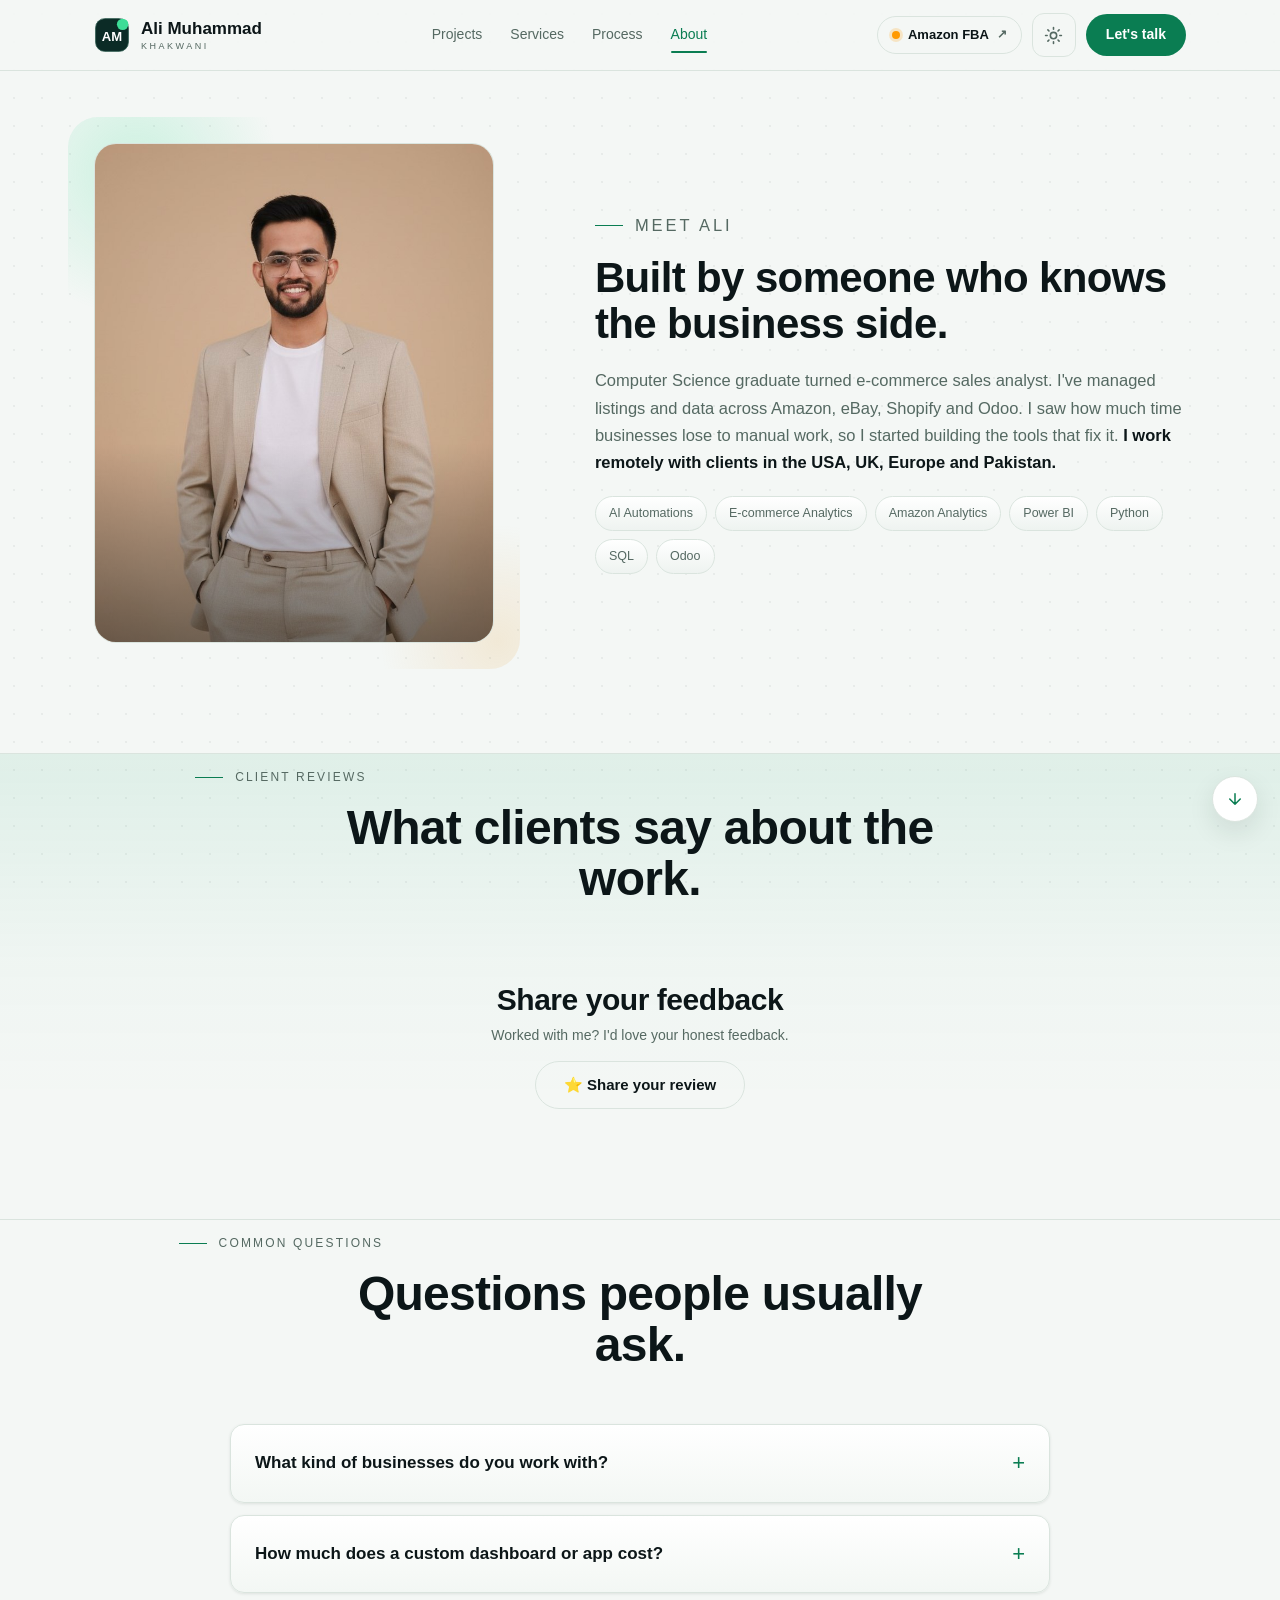
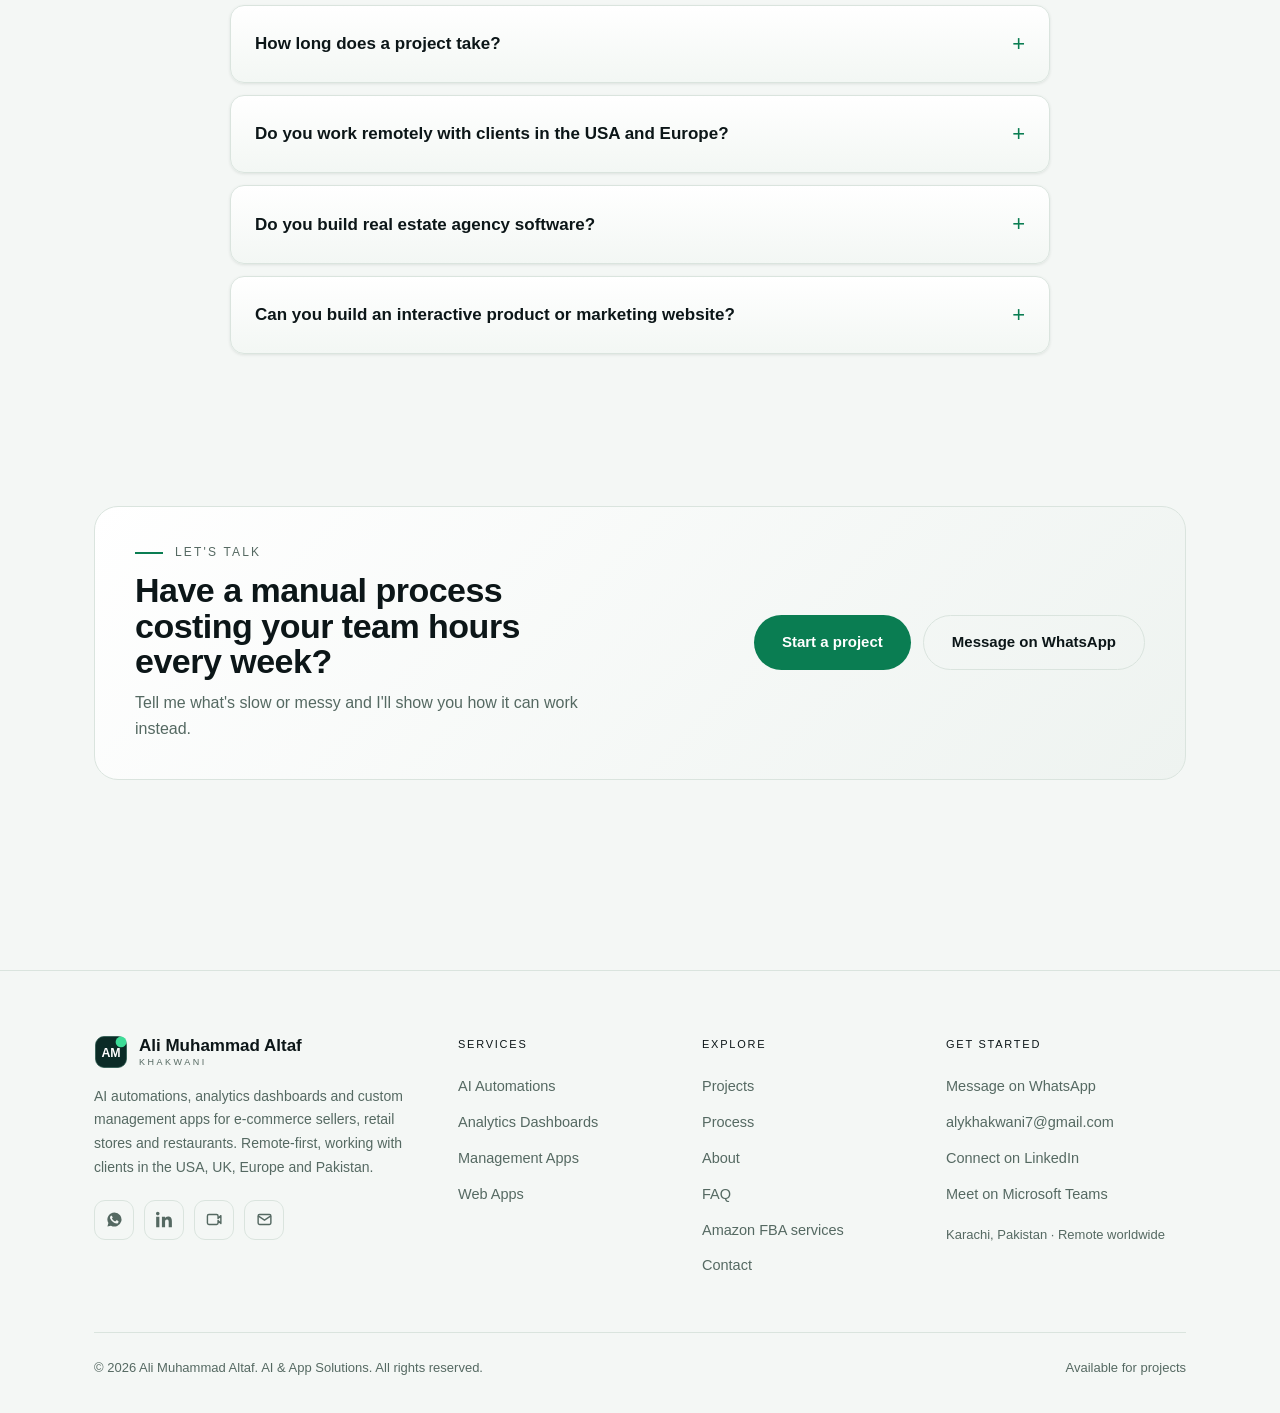
<file: about.html>
<!DOCTYPE html>
<html lang="en">
<head>
<meta charset="UTF-8">
<meta name="viewport" content="width=device-width, initial-scale=1.0">
<title>About &amp; FAQ | Ali Muhammad Altaf</title>
<meta name="description" content="Meet Ali Muhammad Altaf, a Computer Science graduate turned e-commerce analyst who builds AI automations and custom apps, plus answers to common questions.">
<meta name="keywords" content="AI automation services, Amazon seller analytics dashboard, e-commerce analytics, retail store management app, restaurant management software, real estate agency software, multi-tenant real estate CRM, interactive web app development, Odoo developer, Power BI dashboards, custom business apps, remote developer, USA, UK, Europe, Pakistan">
<link rel="canonical" href="https://alikhakwani.com/about.html">
<meta name="robots" content="index, follow">
<meta http-equiv="Content-Security-Policy" content="default-src 'self'; script-src 'self' 'unsafe-inline'; style-src 'self' 'unsafe-inline' https://fonts.googleapis.com; font-src https://fonts.gstatic.com; img-src 'self' data:; connect-src https://*.supabase.co; object-src 'none'; base-uri 'self'; form-action 'none'; frame-src 'none'">
<meta name="referrer" content="strict-origin-when-cross-origin">
<meta name="theme-color" content="#051f20" id="themeColor">
<script src="config.js"></script>
<meta property="og:type" content="website">
<meta property="og:url" content="https://alikhakwani.com/about.html">
<meta property="og:title" content="About &amp; FAQ | Ali Muhammad Altaf">
<meta property="og:description" content="Meet Ali Muhammad Altaf, a Computer Science graduate turned e-commerce analyst who builds AI automations and custom apps, plus answers to common questions.">
<meta property="og:site_name" content="Ali Muhammad Altaf">
<meta property="og:locale" content="en_US">
<meta property="og:image" content="https://alikhakwani.com/og-image.jpg?v=2">
<meta property="og:image:secure_url" content="https://alikhakwani.com/og-image.jpg?v=2">
<meta property="og:image:type" content="image/jpeg">
<meta property="og:image:width" content="1200">
<meta property="og:image:height" content="630">
<meta property="og:image:alt" content="Ali Muhammad Altaf: solve business problems with AI, automation and custom software">
<meta name="twitter:card" content="summary_large_image">
<meta name="twitter:title" content="About &amp; FAQ | Ali Muhammad Altaf">
<meta name="twitter:description" content="Meet Ali Muhammad Altaf, a Computer Science graduate turned e-commerce analyst who builds AI automations and custom apps, plus answers to common questions.">
<meta name="twitter:image" content="https://alikhakwani.com/og-image.jpg?v=2">
<meta name="twitter:image:alt" content="Ali Muhammad Altaf, AI automations and custom software">
<link rel="icon" href="data:image/svg+xml,%3Csvg xmlns='http://www.w3.org/2000/svg' viewBox='0 0 44 44'%3E%3Crect x='2' y='2' width='40' height='40' rx='11' fill='%230f1b18'/%3E%3Crect x='28' y='2' width='14' height='14' rx='7' fill='%233ddc97'/%3E%3Ctext x='22' y='29' text-anchor='middle' font-family='sans-serif' font-weight='800' font-size='15' fill='white'%3EAM%3C/text%3E%3C/svg%3E">
<link rel="preconnect" href="https://fonts.googleapis.com">
<link rel="preconnect" href="https://fonts.gstatic.com" crossorigin>
<link href="https://fonts.googleapis.com/css2?family=Manrope:wght@400;500;600;700;800&display=swap" rel="stylesheet" media="print" onload="this.media='all'">
<noscript><link href="https://fonts.googleapis.com/css2?family=Manrope:wght@400;500;600;700;800&display=swap" rel="stylesheet"></noscript>
<link rel="stylesheet" href="styles.css">
<script>
(function(){try{
  var t=localStorage.getItem("theme");
  if(!t) t = window.matchMedia("(prefers-color-scheme: light)").matches ? "light" : "dark";
  document.documentElement.setAttribute("data-theme",t);
}catch(e){document.documentElement.setAttribute("data-theme","dark");}})();
</script>
<script type="application/ld+json">
{
  "@context": "https://schema.org",
  "@type": "FAQPage",
  "mainEntity": [
    {
      "@type": "Question",
      "name": "What kind of businesses do you work with?",
      "acceptedAnswer": {
        "@type": "Answer",
        "text": "E-commerce sellers (Amazon, eBay, Shopify), retail stores, restaurants, and any business owner who needs a digital or AI solution: AI automations, business analytics dashboards, custom management apps and web apps. Remote work with clients in the USA, UK, Europe and Pakistan."
      }
    },
    {
      "@type": "Question",
      "name": "How much does a custom dashboard or app cost?",
      "acceptedAnswer": {
        "@type": "Answer",
        "text": "Pricing depends on scope: an AI automation or analytics dashboard costs less than a full retail store management system or restaurant management app. Every project gets a clear fixed-price quote before work starts, and the first consultation is free."
      }
    },
    {
      "@type": "Question",
      "name": "How long does a project take?",
      "acceptedAnswer": {
        "@type": "Answer",
        "text": "A focused analytics dashboard (Amazon sales dashboard, e-commerce report, Power BI dashboard) typically takes days; a complete retail or restaurant management system with user roles takes a few weeks, with working versions shown along the way."
      }
    },
    {
      "@type": "Question",
      "name": "Do you work remotely with clients in the USA and Europe?",
      "acceptedAnswer": {
        "@type": "Answer",
        "text": "Yes, remote AI automation services and custom app development for businesses in the USA, UK, Europe and Pakistan. Karachi working hours overlap European business hours completely and US East Coast mornings, and everything is delivered online."
      }
    },
    {
      "@type": "Question",
      "name": "Do you build real estate agency software?",
      "acceptedAnswer": {
        "@type": "Answer",
        "text": "Yes, multi-tenant real estate platforms that run a whole agency from one dashboard: property listings, client and lead pipelines, viewings, offers, deals and agent commission tracking, replacing spreadsheets and scattered WhatsApp threads."
      }
    },
    {
      "@type": "Question",
      "name": "Can you build an interactive product or marketing website?",
      "acceptedAnswer": {
        "@type": "Answer",
        "text": "Yes, interactive, animated product and marketing sites: cost calculators, configurators, exploded/interactive product views and conversion-focused landing pages."
      }
    }
  ]
}
</script>
</head>
<body>
<a class="skip-link" href="#main">Skip to content</a>
<div class="aurora" aria-hidden="true"></div>
<div class="grain" aria-hidden="true"></div>

<header>
  <div class="wrap nav">
    <a class="mark" href="index.html">
      <svg class="logo" viewBox="0 0 44 44" aria-hidden="true">
        <rect x="2" y="2" width="40" height="40" rx="11" fill="#0b2b26" stroke="#235347"/>
        <rect x="28" y="2" width="14" height="14" rx="7" fill="#3ddc97"/>
        <text x="22" y="29" text-anchor="middle" font-family="Bricolage Grotesque, sans-serif" font-weight="800" font-size="16" fill="#ffffff">AM</text>
      </svg>
      <span class="mark-name"><span data-shortname>Ali Muhammad</span><small class="mark-sub">Khakwani</small></span>
    </a>
    <nav class="nav-links" id="navLinks">
      <a href="projects.html">Projects</a>
      <a href="services.html">Services</a>
      <a href="process.html">Process</a>
      <a href="about.html" aria-current="page">About</a>
    </nav>
    <div class="nav-right">
      <a class="track-switch ts-az" href="amazon.html" title="Amazon FBA account management"><i class="ts-dot" aria-hidden="true"></i><span>Amazon FBA</span><b aria-hidden="true">&nearr;</b></a>
      <button class="theme-toggle" id="themeToggle" type="button" aria-label="Switch to light theme">
        <svg class="t-moon" viewBox="0 0 24 24" aria-hidden="true"><path d="M21 12.8A9 9 0 1 1 11.2 3a7 7 0 0 0 9.8 9.8z"/></svg>
        <svg class="t-sun" viewBox="0 0 24 24" aria-hidden="true"><circle cx="12" cy="12" r="4"/><path d="M12 2v2M12 20v2M4.9 4.9l1.4 1.4M17.7 17.7l1.4 1.4M2 12h2M20 12h2M4.9 19.1l1.4-1.4M17.7 6.3l1.4-1.4"/></svg>
      </button>
      <a class="nav-cta" href="contact.html">Let's talk</a>
      <button class="nav-burger" id="navBurger" type="button" aria-label="Open menu" aria-expanded="false" aria-controls="mobileMenu">
        <span></span><span></span><span></span>
      </button>
    </div>
  </div>
  <div class="mobile-menu" id="mobileMenu" hidden>
    <a href="index.html"><i>01</i>Home</a>
    <a href="projects.html"><i>02</i>Projects</a>
    <a href="services.html"><i>03</i>Services</a>
    <a href="process.html"><i>04</i>Process</a>
    <a href="about.html" aria-current="page"><i>05</i>About</a>
    <a class="mm-track" href="amazon.html"><i>&#9733;</i>Amazon FBA account management</a>
    <a class="mm-cta" href="contact.html">Let's talk</a>
  </div>
</header>

<main id="main">
<section id="story" style="padding-top:72px">
  <div class="wrap meet-grid">
    <div class="reveal">
      <div class="portrait-wrap"><div class="portrait"><img src="assets/img-ce929fce.jpg" width="720" height="900" alt="Ali Muhammad Altaf" loading="lazy" decoding="async"></div>
    </div></div>
    <div class="meet-copy reveal">
      <p class="eyebrow">Meet Ali</p>
      <h1>Built by someone who knows the business side.</h1>
      <p>Computer Science graduate turned e-commerce sales analyst. I've managed listings and data across Amazon, eBay, Shopify and Odoo. I saw how much time businesses lose to manual work, so I started building the tools that fix it. <strong>I work remotely with clients in the USA, UK, Europe and Pakistan.</strong></p>
      <div class="chips">
        <span class="chip">AI Automations</span><span class="chip">E-commerce Analytics</span><span class="chip">Amazon Analytics</span><span class="chip">Power BI</span><span class="chip">Python</span><span class="chip">SQL</span><span class="chip">Odoo</span>
      </div>
    </div>
  </div>
</section>

<!-- REVIEWS -->

<section id="reviews" style="display:none;padding-top:0">
  <div class="wrap">
    <div class="sec-head center reveal" style="text-align:center">
      <p class="eyebrow">Client reviews</p>
      <h2 style="margin-left:auto;margin-right:auto">What clients say about the work.</h2>
    </div>
    <div class="t-grid" id="tGrid"></div>
    <div class="t-invite reveal">
      <h3 class="t-invite-head">Share your feedback</h3>
      <p>Worked with me? I'd love your honest feedback.</p>
      <button class="btn btn-ghost" id="rvToggle" type="button">⭐ Share your review</button>
      <div id="rvForm" style="display:none;max-width:520px;margin:22px auto 0;text-align:left">
        <div class="rv-field"><label>Your name *</label><input id="rvName" maxlength="80" required aria-required="true" placeholder="e.g. Ahmed Raza"></div>
        <div class="rv-field"><label>Business (optional)</label><input id="rvBiz" maxlength="120" placeholder="e.g. Raza Traders, Karachi"></div>
        <div class="rv-field"><label>Rating</label>
          <select id="rvStars"><option value="5">★★★★★ Excellent</option><option value="4">★★★★☆ Good</option><option value="3">★★★☆☆ Okay</option><option value="2">★★☆☆☆ Poor</option><option value="1">★☆☆☆☆ Bad</option></select>
        </div>
        <div class="rv-field"><label>Your review *</label><textarea id="rvText" maxlength="600" rows="4" required aria-required="true" placeholder="What did I build for you, and what changed?"></textarea></div>
        <input id="rvHp" aria-hidden="true" style="position:absolute;left:-9999px" tabindex="-1" autocomplete="off">
        <button class="btn btn-jade" id="rvSubmit" type="button" style="width:100%;justify-content:center">Submit review</button>
        <p id="rvMsg" role="status" aria-live="polite" style="margin-top:12px;font-size:14px;text-align:center"></p>
      </div>
    </div>
  </div>
</section>

<!-- FAQ -->

<section id="faq" style="padding-top:0">
  <div class="wrap">
    <div class="sec-head center reveal" style="text-align:center">
      <p class="eyebrow">Common questions</p>
      <h2 style="margin-left:auto;margin-right:auto">Questions people usually ask.</h2>
    </div>
    <div class="faq stagger reveal">
      <details>
        <summary>What kind of businesses do you work with?</summary>
        <p>Mainly e-commerce sellers (Amazon, eBay, Shopify), retail stores and restaurants, but really any business owner who needs a digital or AI solution. If your business runs on slow, manual processes, it can be automated: AI automations, business analytics dashboards, custom management apps and web apps. I work remotely with clients in the USA, UK, Europe and Pakistan.</p>
      </details>
      <details>
        <summary>How much does a custom dashboard or app cost?</summary>
        <p>It depends on scope. An AI automation or a business analytics dashboard (like an Amazon sales dashboard or Power BI report) costs less than a full retail store management system or restaurant management app with user roles. Tell me what you need on WhatsApp and you'll get a clear, fixed-price quote before any work starts. The first consultation is always free.</p>
      </details>
      <details>
        <summary>How long does a project take?</summary>
        <p>A focused analytics dashboard (an Amazon sales dashboard, e-commerce report or Power BI dashboard) typically takes days, not months. A complete management system for a retail store or restaurant, with user roles and reports, takes a few weeks. I build fast, test against your real business data, and show you working versions along the way.</p>
      </details>
      <details>
        <summary>Do you work remotely with clients in the USA and Europe?</summary>
        <p>Yes, I provide remote AI automation services and custom app development for businesses in the USA, UK, Europe and Pakistan. Being based in Karachi means my working day overlaps European business hours completely and US East Coast mornings, so communication stays same-day. Everything is delivered online: hosted web apps, shared dashboards and updates over WhatsApp or email.</p>
      </details>
      <details>
        <summary>Do you build real estate agency software?</summary>
        <p>Yes, I build multi-tenant real estate platforms that run a whole agency from one dashboard: property listings, client and lead pipelines, viewings, offers, deals and agent commission tracking, replacing spreadsheets and scattered WhatsApp threads. See REOS in the projects section for an example.</p>
      </details>
      <details>
        <summary>Can you build an interactive product or marketing website?</summary>
        <p>Yes, beyond dashboards and management apps, I build interactive, animated product and marketing sites: cost calculators, configurators, exploded/interactive product views and conversion-focused landing pages, like the Eco Bike project in my portfolio.</p>
      </details>
    </div>
  </div>
</section>

<!-- FINAL CTA -->

<section class="cta-band">
  <div class="wrap">
    <div class="cta-inner reveal">
      <div>
        <p class="eyebrow">Let's talk</p>
        <h2>Have a manual process costing your team hours every week?</h2>
        <p>Tell me what's slow or messy and I'll show you how it can work instead.</p>
      </div>
      <div class="cta-actions">
        <a class="btn btn-jade" href="contact.html">Start a project</a>
        <a class="btn btn-ghost" data-wa href="#">Message on WhatsApp</a>
      </div>
    </div>
  </div>
</section>

</main>
<footer>
  <div class="wrap">
    <div class="foot-grid">
      <div class="foot-brand">
        <a class="mark" href="index.html">
          <svg class="logo" viewBox="0 0 44 44" aria-hidden="true" style="width:34px;height:34px">
            <rect x="2" y="2" width="40" height="40" rx="11" fill="#0b2b26" stroke="#235347"/>
            <rect x="28" y="2" width="14" height="14" rx="7" fill="#3ddc97"/>
            <text x="22" y="29" text-anchor="middle" font-family="Bricolage Grotesque, sans-serif" font-weight="800" font-size="16" fill="#ffffff">AM</text>
          </svg>
          <span class="mark-name"><span data-name>Ali Muhammad Altaf</span><small class="mark-sub">Khakwani</small></span>
        </a>
        <p class="foot-blurb">AI automations, analytics dashboards and custom management apps for e-commerce sellers, retail stores and restaurants. Remote-first, working with clients in the USA, UK, Europe and Pakistan.</p>
        <div class="foot-social">
          <a data-wa href="#" aria-label="WhatsApp">
            <svg viewBox="0 0 24 24" fill="currentColor" aria-hidden="true"><path d="M12 2a10 10 0 0 0-8.6 15.1L2 22l5-1.3A10 10 0 1 0 12 2zm5.4 14.1c-.2.7-1.3 1.3-1.9 1.4-.5.1-1.1.1-1.8-.1-.4-.1-1-.3-1.7-.6-3-1.3-4.9-4.3-5.1-4.5-.1-.2-1.2-1.6-1.2-3s.7-2.1 1-2.4c.2-.3.5-.3.7-.3h.5c.2 0 .4 0 .6.4.2.5.7 1.8.8 1.9.1.1.1.3 0 .5-.1.2-.1.3-.3.5l-.4.5c-.1.1-.3.3-.1.6.2.3.8 1.3 1.7 2.1 1.2 1.1 2.2 1.4 2.5 1.5.3.1.5.1.7-.1.2-.2.8-.9 1-1.2.2-.3.4-.3.7-.2.3.1 1.7.8 2 1 .3.2.5.2.5.4.1.1.1.7-.2 1.6z"/></svg>
          </a>
          <a data-li href="#" target="_blank" rel="noopener" aria-label="LinkedIn">
            <svg viewBox="0 0 24 24" fill="currentColor" aria-hidden="true"><path d="M4.98 3.5C4.98 4.88 3.87 6 2.5 6S0 4.88 0 3.5 1.12 1 2.5 1s2.48 1.12 2.48 2.5zM.24 8.25h4.52V23H.24V8.25zM8.34 8.25h4.33v2.01h.06c.6-1.14 2.08-2.34 4.28-2.34 4.58 0 5.42 3.01 5.42 6.92V23h-4.51v-7.1c0-1.7-.03-3.88-2.37-3.88-2.37 0-2.73 1.85-2.73 3.76V23H8.34V8.25z"/></svg>
          </a>
          <a data-teams href="#" target="_blank" rel="noopener" aria-label="Microsoft Teams">
            <svg viewBox="0 0 24 24" fill="none" stroke="currentColor" stroke-width="2" stroke-linecap="round" stroke-linejoin="round" aria-hidden="true"><path d="M17 10.5V7a2 2 0 0 0-2-2H4a2 2 0 0 0-2 2v10a2 2 0 0 0 2 2h11a2 2 0 0 0 2-2v-3.5l4 4v-11z"/></svg>
          </a>
          <a href="mailto:alykhakwani7@gmail.com" aria-label="Email">
            <svg viewBox="0 0 24 24" fill="none" stroke="currentColor" stroke-width="2" aria-hidden="true"><rect x="3" y="5" width="18" height="14" rx="2"/><path d="M3 7l9 6 9-6"/></svg>
          </a>
        </div>
      </div>

      <div class="foot-col">
        <h4>Services</h4>
        <a href="services.html">AI Automations</a>
        <a href="services.html">Analytics Dashboards</a>
        <a href="services.html">Management Apps</a>
        <a href="services.html">Web Apps</a>
      </div>

      <div class="foot-col">
        <h4>Explore</h4>
        <a href="projects.html">Projects</a>
        <a href="process.html">Process</a>
        <a href="about.html">About</a>
        <a href="about.html#faq">FAQ</a>
        <a href="amazon.html">Amazon FBA services</a>
        <a href="contact.html">Contact</a>
      </div>

      <div class="foot-col">
        <h4>Get started</h4>
        <a data-wa href="#">Message on WhatsApp</a>
        <a href="mailto:alykhakwani7@gmail.com">alykhakwani7@gmail.com</a>
        <a data-li href="#" target="_blank" rel="noopener">Connect on LinkedIn</a>
        <a data-teams href="#" target="_blank" rel="noopener">Meet on Microsoft Teams</a>
        <p class="foot-loc">Karachi, Pakistan &middot; Remote worldwide</p>
      </div>
    </div>

    <div class="foot-bottom">
      <small>&copy; <span data-year></span> Ali Muhammad Altaf. AI &amp; App Solutions. All rights reserved.</small>
      <small class="foot-avail"><span class="dot-live" aria-hidden="true"></span> Available for projects</small>
    </div>
  </div>
</footer>

<div class="scroll-nav" aria-hidden="false">
  <button class="scroll-nav-btn" id="scrollDown" type="button" aria-label="Scroll to next section" title="Scroll down">
    <svg viewBox="0 0 24 24" aria-hidden="true"><path d="M12 5v14M5 12l7 7 7-7"/></svg>
  </button>
  <button class="scroll-nav-btn back-to-top" id="backToTop" type="button" aria-label="Back to top" title="Back to top">
    <svg viewBox="0 0 24 24" aria-hidden="true"><path d="M12 19V5M5 12l7-7 7 7"/></svg>
  </button>
</div>

<script src="app.js" defer></script>
</body>
</html>
</file>
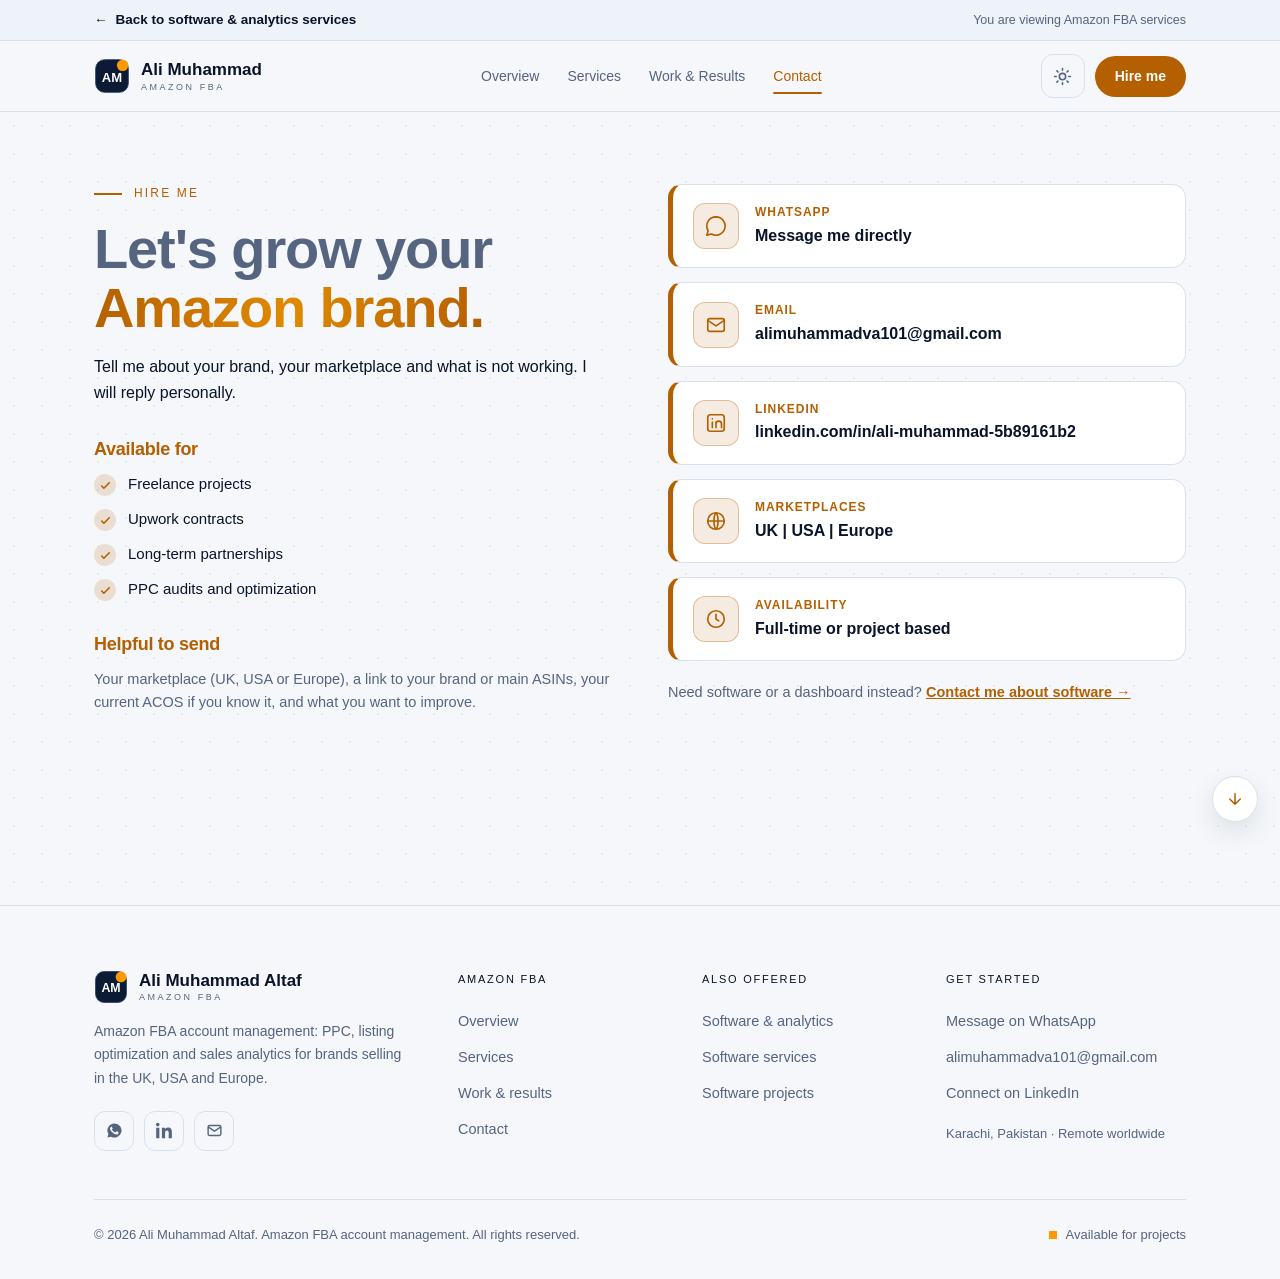
<file: amazon-contact.html>
<!DOCTYPE html>
<html lang="en" data-track="amazon">
<head>
<meta charset="UTF-8">
<meta name="viewport" content="width=device-width, initial-scale=1.0">
<title>Hire an Amazon FBA Account Manager | Contact Ali Muhammad</title>
<meta name="description" content="Hire Ali Muhammad for Amazon PPC management, listing optimization and account management. Available for freelance, Upwork and long-term projects. UK, USA and Europe.">
<meta name="keywords" content="Amazon FBA account manager, Amazon PPC management, Amazon listing optimization, Amazon seller central management, Amazon sales analytics, Amazon freelancer, Upwork Amazon, UK USA Europe">
<link rel="canonical" href="https://alikhakwani.com/amazon-contact.html">
<meta name="robots" content="index, follow">
<meta http-equiv="Content-Security-Policy" content="default-src 'self'; script-src 'self' 'unsafe-inline'; style-src 'self' 'unsafe-inline' https://fonts.googleapis.com; font-src https://fonts.gstatic.com; img-src 'self' data:; connect-src https://*.supabase.co; object-src 'none'; base-uri 'self'; form-action 'none'; frame-src 'none'">
<meta name="referrer" content="strict-origin-when-cross-origin">
<meta name="theme-color" content="#051f20" id="themeColor">
<script src="config.js"></script>
<meta property="og:type" content="website">
<meta property="og:url" content="https://alikhakwani.com/amazon-contact.html">
<meta property="og:title" content="Hire an Amazon FBA Account Manager | Contact Ali Muhammad">
<meta property="og:description" content="Hire Ali Muhammad for Amazon PPC management, listing optimization and account management. Available for freelance, Upwork and long-term projects. UK, USA and Europe.">
<meta property="og:site_name" content="Ali Muhammad Altaf">
<meta property="og:locale" content="en_US">
<meta property="og:image" content="https://alikhakwani.com/og-image.jpg?v=2">
<meta property="og:image:secure_url" content="https://alikhakwani.com/og-image.jpg?v=2">
<meta property="og:image:type" content="image/jpeg">
<meta property="og:image:width" content="1200">
<meta property="og:image:height" content="630">
<meta property="og:image:alt" content="Ali Muhammad Altaf: solve business problems with AI, automation and custom software">
<meta name="twitter:card" content="summary_large_image">
<meta name="twitter:title" content="Hire an Amazon FBA Account Manager | Contact Ali Muhammad">
<meta name="twitter:description" content="Hire Ali Muhammad for Amazon PPC management, listing optimization and account management. Available for freelance, Upwork and long-term projects. UK, USA and Europe.">
<meta name="twitter:image" content="https://alikhakwani.com/og-image.jpg?v=2">
<meta name="twitter:image:alt" content="Ali Muhammad Altaf, AI automations and custom software">
<link rel="icon" href="data:image/svg+xml,%3Csvg xmlns='http://www.w3.org/2000/svg' viewBox='0 0 44 44'%3E%3Crect x='2' y='2' width='40' height='40' rx='11' fill='%230f1b18'/%3E%3Crect x='28' y='2' width='14' height='14' rx='7' fill='%233ddc97'/%3E%3Ctext x='22' y='29' text-anchor='middle' font-family='sans-serif' font-weight='800' font-size='15' fill='white'%3EAM%3C/text%3E%3C/svg%3E">
<link rel="preconnect" href="https://fonts.googleapis.com">
<link rel="preconnect" href="https://fonts.gstatic.com" crossorigin>
<link href="https://fonts.googleapis.com/css2?family=Manrope:wght@400;500;600;700;800&display=swap" rel="stylesheet" media="print" onload="this.media='all'">
<noscript><link href="https://fonts.googleapis.com/css2?family=Manrope:wght@400;500;600;700;800&display=swap" rel="stylesheet"></noscript>
<link rel="stylesheet" href="styles.css">
<script>
(function(){try{
  var t=localStorage.getItem("theme");
  if(!t) t = window.matchMedia("(prefers-color-scheme: light)").matches ? "light" : "dark";
  document.documentElement.setAttribute("data-theme",t);
}catch(e){document.documentElement.setAttribute("data-theme","dark");}})();
</script>
</head><body>
<a class="skip-link" href="#main">Skip to content</a>
<div class="aurora" aria-hidden="true"></div>
<div class="grain" aria-hidden="true"></div>

<div class="track-bar"><div class="wrap"><a href="services.html"><span aria-hidden="true">&larr;</span> Back to software &amp; analytics services</a><span class="tb-note">You are viewing Amazon FBA services</span></div></div>
<header>
  <div class="wrap nav">
    <a class="mark" href="amazon.html">
      <svg class="logo" viewBox="0 0 44 44" aria-hidden="true">
        <rect x="2" y="2" width="40" height="40" rx="11" fill="#0b2b26" stroke="#235347"/>
        <rect x="28" y="2" width="14" height="14" rx="7" fill="#3ddc97"/>
        <text x="22" y="29" text-anchor="middle" font-family="Bricolage Grotesque, sans-serif" font-weight="800" font-size="16" fill="#ffffff">AM</text>
      </svg>
      <span class="mark-name"><span data-shortname>Ali Muhammad</span><small class="mark-sub">Amazon FBA</small></span>
    </a>
    <nav class="nav-links" id="navLinks">
      <a href="amazon.html">Overview</a>
      <a href="amazon.html#services">Services</a>
      <a href="amazon-work.html">Work &amp; Results</a>
      <a href="amazon-contact.html" aria-current="page">Contact</a>
    </nav>
    <div class="nav-right">
      <button class="theme-toggle" id="themeToggle" type="button" aria-label="Switch to light theme">
        <svg class="t-moon" viewBox="0 0 24 24" aria-hidden="true"><path d="M21 12.8A9 9 0 1 1 11.2 3a7 7 0 0 0 9.8 9.8z"/></svg>
        <svg class="t-sun" viewBox="0 0 24 24" aria-hidden="true"><circle cx="12" cy="12" r="4"/><path d="M12 2v2M12 20v2M4.9 4.9l1.4 1.4M17.7 17.7l1.4 1.4M2 12h2M20 12h2M4.9 19.1l1.4-1.4M17.7 6.3l1.4-1.4"/></svg>
      </button>
      <a class="nav-cta" href="amazon-contact.html">Hire me</a>
      <button class="nav-burger" id="navBurger" type="button" aria-label="Open menu" aria-expanded="false" aria-controls="mobileMenu">
        <span></span><span></span><span></span>
      </button>
    </div>
  </div>
  <div class="mobile-menu" id="mobileMenu" hidden>
    <a href="amazon.html"><i>01</i>Overview</a>
    <a href="amazon.html#services"><i>02</i>Services</a>
    <a href="amazon-work.html"><i>03</i>Work &amp; Results</a>
    <a href="amazon-contact.html" aria-current="page"><i>04</i>Contact</a>
    <a class="mm-track" href="index.html"><i>&#9733;</i>Software &amp; apps services</a>
    <a class="mm-cta" href="amazon-contact.html">Hire me</a>
  </div>
</header>

<main id="main">
<section id="contact" style="padding-top:72px;padding-bottom:80px">
  <div class="wrap az-contact">
    <div class="reveal">
      <p class="eyebrow">Hire me</p>
      <h1 style="margin-top:16px"><span class="dim">Let's grow your</span> <span class="glow">Amazon brand.</span></h1>
      <p class="lead">Tell me about your brand, your marketplace and what is not working. I will reply personally.</p>
      <h3 class="az-sub">Available for</h3>
      <ul class="az-checks"><li><span class="az-tick"><svg viewBox="0 0 24 24" aria-hidden="true"><path d="M5 13l4 4L19 7"/></svg></span>Freelance projects</li><li><span class="az-tick"><svg viewBox="0 0 24 24" aria-hidden="true"><path d="M5 13l4 4L19 7"/></svg></span>Upwork contracts</li><li><span class="az-tick"><svg viewBox="0 0 24 24" aria-hidden="true"><path d="M5 13l4 4L19 7"/></svg></span>Long-term partnerships</li><li><span class="az-tick"><svg viewBox="0 0 24 24" aria-hidden="true"><path d="M5 13l4 4L19 7"/></svg></span>PPC audits and optimization</li></ul>
      <h3 class="az-sub">Helpful to send</h3>
      <p class="az-small">Your marketplace (UK, USA or Europe), a link to your brand or main ASINs, your current ACOS if you know it, and what you want to improve.</p>
    </div>
    <div class="az-cards stagger reveal">
      <a class="az-card" data-wa-az href="#"><span class="az-ic"><svg viewBox="0 0 24 24" aria-hidden="true"><path d="M12 2a10 10 0 0 0-8.6 15.1L2 22l5-1.3A10 10 0 1 0 12 2z"/></svg></span><div><small>WhatsApp</small><b>Message me directly</b></div></a>
      <a class="az-card" href="mailto:alimuhammadva101@gmail.com"><span class="az-ic"><svg viewBox="0 0 24 24" aria-hidden="true"><rect x="3" y="5" width="18" height="14" rx="2"/><path d="M3 7l9 6 9-6"/></svg></span><div><small>Email</small><b>alimuhammadva101@gmail.com</b></div></a>
      <a class="az-card" data-li href="#" target="_blank" rel="noopener"><span class="az-ic"><svg viewBox="0 0 24 24" aria-hidden="true"><rect x="3" y="3" width="18" height="18" rx="3"/><path d="M8 11v6M8 7.5v.01M12 17v-6M12 13a3 3 0 0 1 6 0v4"/></svg></span><div><small>LinkedIn</small><b>linkedin.com/in/ali-muhammad-5b89161b2</b></div></a>
      <div class="az-card"><span class="az-ic"><svg viewBox="0 0 24 24" aria-hidden="true"><circle cx="12" cy="12" r="9"/><path d="M3 12h18M12 3c3 3 3 15 0 18M12 3c-3 3-3 15 0 18"/></svg></span><div><small>Marketplaces</small><b>UK | USA | Europe</b></div></div>
      <div class="az-card"><span class="az-ic"><svg viewBox="0 0 24 24" aria-hidden="true"><circle cx="12" cy="12" r="9"/><path d="M12 7v5l3 2"/></svg></span><div><small>Availability</small><b>Full-time or project based</b></div></div>
      <p class="az-small" style="margin-top:6px">Need software or a dashboard instead? <a href="contact.html">Contact me about software &rarr;</a></p>
    </div>
  </div>
</section>

</main>
<footer>
  <div class="wrap">
    <div class="foot-grid">
      <div class="foot-brand">
        <a class="mark" href="amazon.html">
          <svg class="logo" style="width:34px;height:34px" viewBox="0 0 44 44" aria-hidden="true">
        <rect x="2" y="2" width="40" height="40" rx="11" fill="#0b2b26" stroke="#235347"/>
        <rect x="28" y="2" width="14" height="14" rx="7" fill="#3ddc97"/>
        <text x="22" y="29" text-anchor="middle" font-family="Bricolage Grotesque, sans-serif" font-weight="800" font-size="16" fill="#ffffff">AM</text>
      </svg>
          <span class="mark-name"><span data-name>Ali Muhammad Altaf</span><small class="mark-sub">Amazon FBA</small></span>
        </a>
        <p class="foot-blurb">Amazon FBA account management: PPC, listing optimization and sales analytics for brands selling in the UK, USA and Europe.</p>
        <div class="foot-social">
          <a data-wa-az href="#" aria-label="WhatsApp"><svg viewBox="0 0 24 24" fill="currentColor" aria-hidden="true"><path d="M12 2a10 10 0 0 0-8.6 15.1L2 22l5-1.3A10 10 0 1 0 12 2zm5.4 14.1c-.2.7-1.3 1.3-1.9 1.4-.5.1-1.1.1-1.8-.1-.4-.1-1-.3-1.7-.6-3-1.3-4.9-4.3-5.1-4.5-.1-.2-1.2-1.6-1.2-3s.7-2.1 1-2.4c.2-.3.5-.3.7-.3h.5c.2 0 .4 0 .6.4.2.5.7 1.8.8 1.9.1.1.1.3 0 .5-.1.2-.1.3-.3.5l-.4.5c-.1.1-.3.3-.1.6.2.3.8 1.3 1.7 2.1 1.2 1.1 2.2 1.4 2.5 1.5.3.1.5.1.7-.1.2-.2.8-.9 1-1.2.2-.3.4-.3.7-.2.3.1 1.7.8 2 1 .3.2.5.2.5.4.1.1.1.7-.2 1.6z"/></svg></a>
          <a data-li href="#" target="_blank" rel="noopener" aria-label="LinkedIn"><svg viewBox="0 0 24 24" fill="currentColor" aria-hidden="true"><path d="M4.98 3.5C4.98 4.88 3.87 6 2.5 6S0 4.88 0 3.5 1.12 1 2.5 1s2.48 1.12 2.48 2.5zM.24 8.25h4.52V23H.24V8.25zM8.34 8.25h4.33v2.01h.06c.6-1.14 2.08-2.34 4.28-2.34 4.58 0 5.42 3.01 5.42 6.92V23h-4.51v-7.1c0-1.7-.03-3.88-2.37-3.88-2.37 0-2.73 1.85-2.73 3.76V23H8.34V8.25z"/></svg></a>
          <a href="mailto:alimuhammadva101@gmail.com" aria-label="Email"><svg viewBox="0 0 24 24" fill="none" stroke="currentColor" stroke-width="2" aria-hidden="true"><rect x="3" y="5" width="18" height="14" rx="2"/><path d="M3 7l9 6 9-6"/></svg></a>
        </div>
      </div>
      <div class="foot-col">
        <h4>Amazon FBA</h4>
        <a href="amazon.html">Overview</a>
        <a href="amazon.html#services">Services</a>
        <a href="amazon-work.html">Work &amp; results</a>
        <a href="amazon-contact.html">Contact</a>
      </div>
      <div class="foot-col">
        <h4>Also offered</h4>
        <a href="index.html">Software &amp; analytics</a>
        <a href="services.html">Software services</a>
        <a href="projects.html">Software projects</a>
      </div>
      <div class="foot-col">
        <h4>Get started</h4>
        <a data-wa-az href="#">Message on WhatsApp</a>
        <a href="mailto:alimuhammadva101@gmail.com">alimuhammadva101@gmail.com</a>
        <a data-li href="#" target="_blank" rel="noopener">Connect on LinkedIn</a>
        <p class="foot-loc">Karachi, Pakistan &middot; Remote worldwide</p>
      </div>
    </div>
    <div class="foot-bottom">
      <small>&copy; <span data-year></span> Ali Muhammad Altaf. Amazon FBA account management. All rights reserved.</small>
      <small class="foot-avail"><span class="dot-live" aria-hidden="true"></span> Available for projects</small>
    </div>
  </div>
</footer>

<div class="scroll-nav" aria-hidden="false">
  <button class="scroll-nav-btn" id="scrollDown" type="button" aria-label="Scroll to next section" title="Scroll down">
    <svg viewBox="0 0 24 24" aria-hidden="true"><path d="M12 5v14M5 12l7 7 7-7"/></svg>
  </button>
  <button class="scroll-nav-btn back-to-top" id="backToTop" type="button" aria-label="Back to top" title="Back to top">
    <svg viewBox="0 0 24 24" aria-hidden="true"><path d="M12 19V5M5 12l7-7 7 7"/></svg>
  </button>
</div>

<script src="app.js" defer></script>
</body>
</html>
</file>
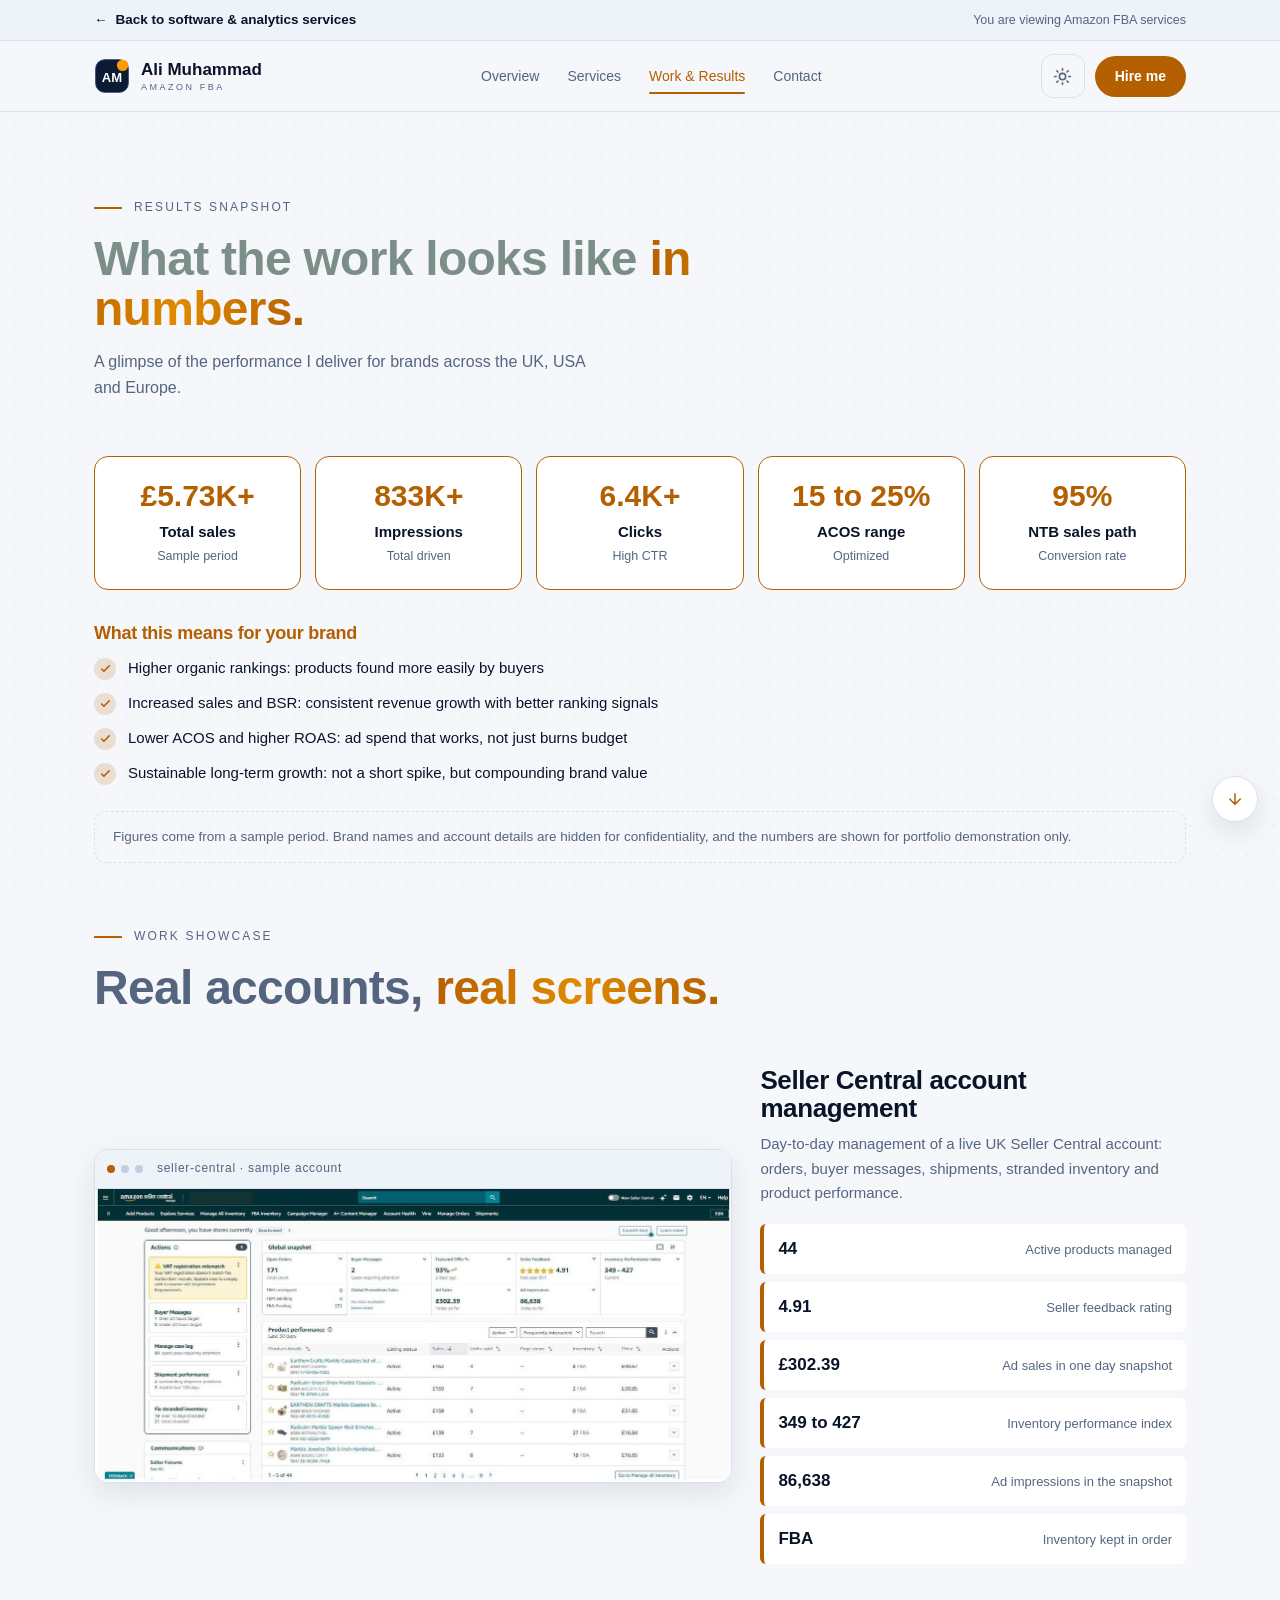
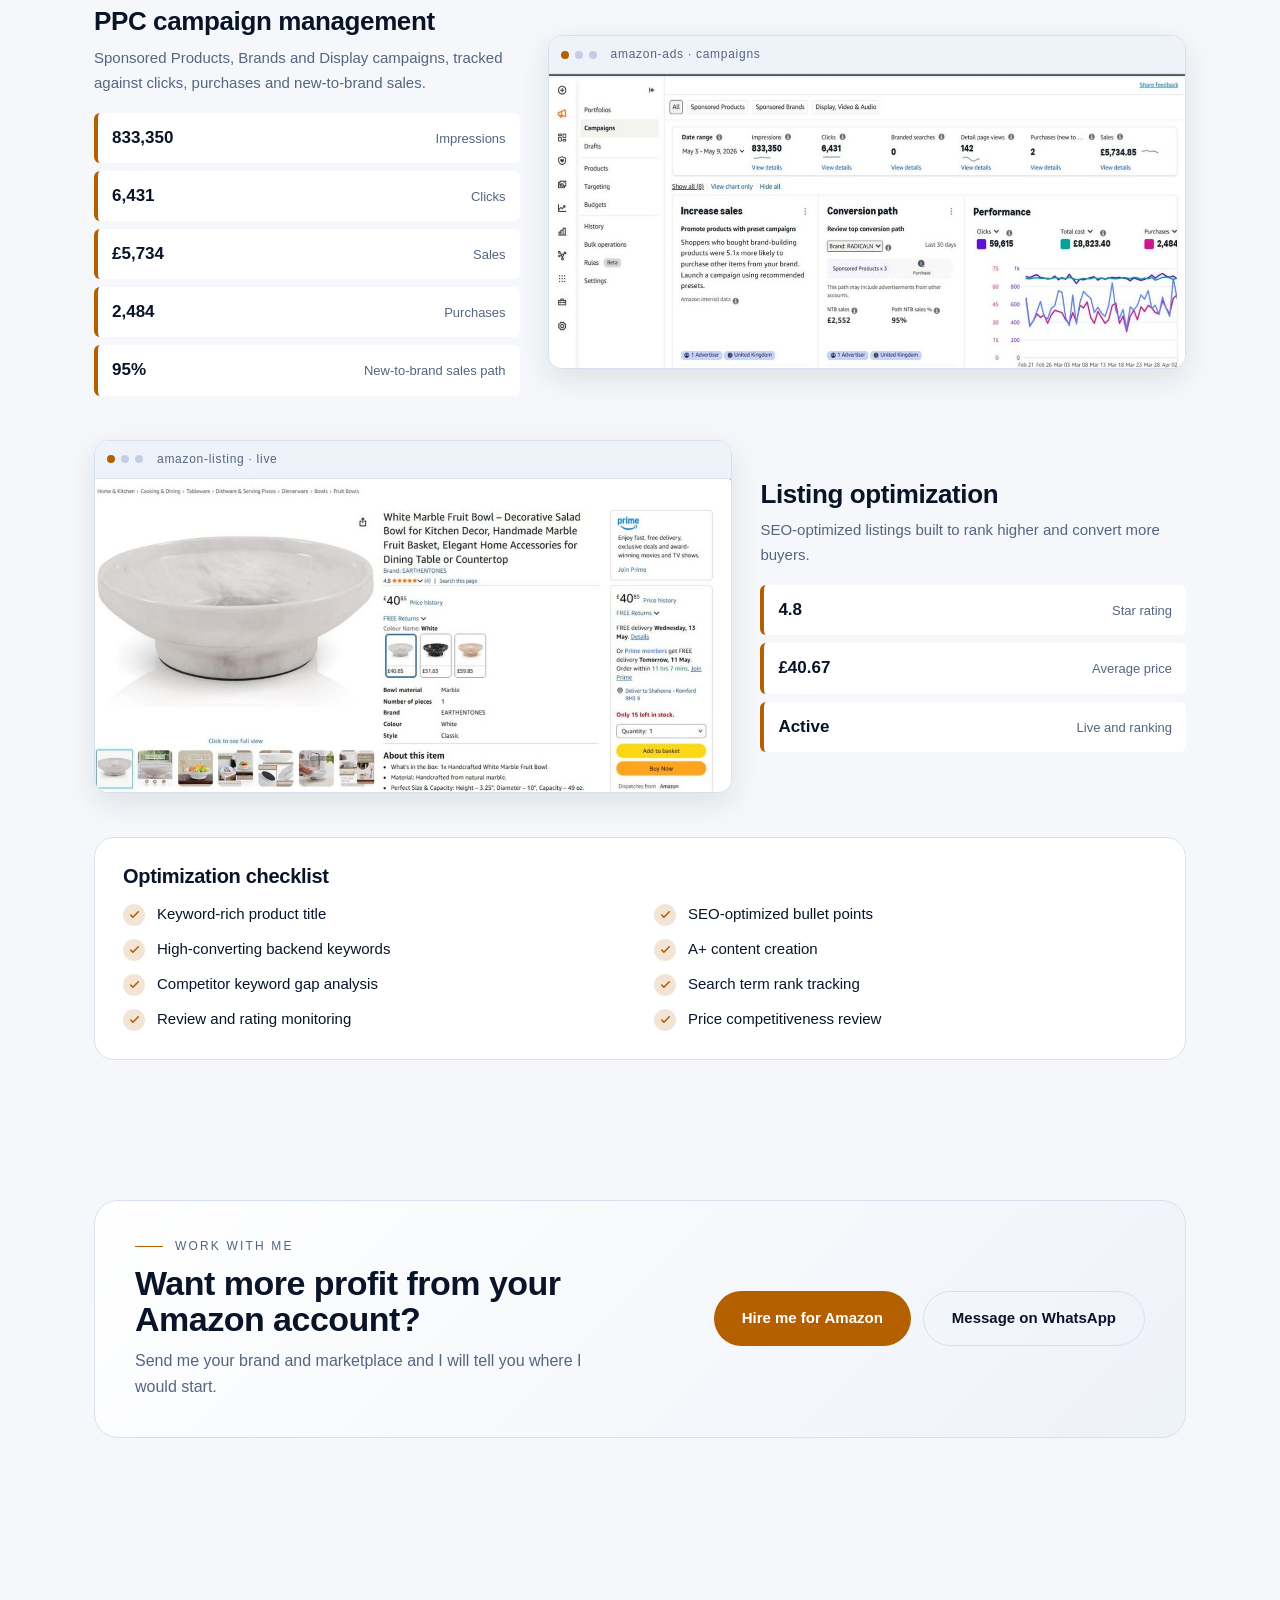
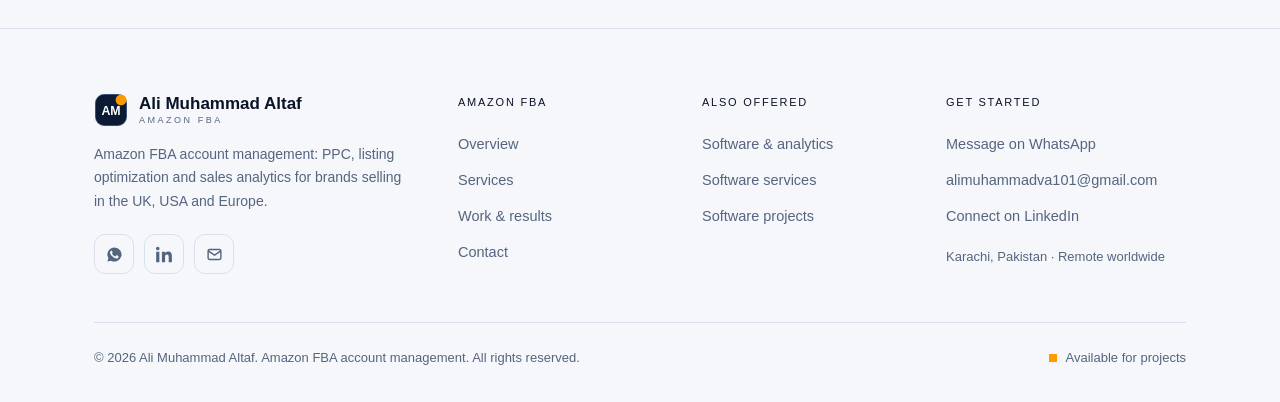
<file: amazon-work.html>
<!DOCTYPE html>
<html lang="en" data-track="amazon">
<head>
<meta charset="UTF-8">
<meta name="viewport" content="width=device-width, initial-scale=1.0">
<title>Amazon Results &amp; Work Samples | Ali Muhammad</title>
<meta name="description" content="Sample results from Amazon FBA account management: PPC campaign performance, Seller Central account work and listing optimization for UK, USA and European marketplaces.">
<meta name="keywords" content="Amazon FBA account manager, Amazon PPC management, Amazon listing optimization, Amazon seller central management, Amazon sales analytics, Amazon freelancer, Upwork Amazon, UK USA Europe">
<link rel="canonical" href="https://alikhakwani.com/amazon-work.html">
<meta name="robots" content="index, follow">
<meta http-equiv="Content-Security-Policy" content="default-src 'self'; script-src 'self' 'unsafe-inline'; style-src 'self' 'unsafe-inline' https://fonts.googleapis.com; font-src https://fonts.gstatic.com; img-src 'self' data:; connect-src https://*.supabase.co; object-src 'none'; base-uri 'self'; form-action 'none'; frame-src 'none'">
<meta name="referrer" content="strict-origin-when-cross-origin">
<meta name="theme-color" content="#051f20" id="themeColor">
<script src="config.js"></script>
<meta property="og:type" content="website">
<meta property="og:url" content="https://alikhakwani.com/amazon-work.html">
<meta property="og:title" content="Amazon Results &amp; Work Samples | Ali Muhammad">
<meta property="og:description" content="Sample results from Amazon FBA account management: PPC campaign performance, Seller Central account work and listing optimization for UK, USA and European marketplaces.">
<meta property="og:site_name" content="Ali Muhammad Altaf">
<meta property="og:locale" content="en_US">
<meta property="og:image" content="https://alikhakwani.com/og-image.jpg?v=2">
<meta property="og:image:secure_url" content="https://alikhakwani.com/og-image.jpg?v=2">
<meta property="og:image:type" content="image/jpeg">
<meta property="og:image:width" content="1200">
<meta property="og:image:height" content="630">
<meta property="og:image:alt" content="Ali Muhammad Altaf: solve business problems with AI, automation and custom software">
<meta name="twitter:card" content="summary_large_image">
<meta name="twitter:title" content="Amazon Results &amp; Work Samples | Ali Muhammad">
<meta name="twitter:description" content="Sample results from Amazon FBA account management: PPC campaign performance, Seller Central account work and listing optimization for UK, USA and European marketplaces.">
<meta name="twitter:image" content="https://alikhakwani.com/og-image.jpg?v=2">
<meta name="twitter:image:alt" content="Ali Muhammad Altaf, AI automations and custom software">
<link rel="icon" href="data:image/svg+xml,%3Csvg xmlns='http://www.w3.org/2000/svg' viewBox='0 0 44 44'%3E%3Crect x='2' y='2' width='40' height='40' rx='11' fill='%230f1b18'/%3E%3Crect x='28' y='2' width='14' height='14' rx='7' fill='%233ddc97'/%3E%3Ctext x='22' y='29' text-anchor='middle' font-family='sans-serif' font-weight='800' font-size='15' fill='white'%3EAM%3C/text%3E%3C/svg%3E">
<link rel="preconnect" href="https://fonts.googleapis.com">
<link rel="preconnect" href="https://fonts.gstatic.com" crossorigin>
<link href="https://fonts.googleapis.com/css2?family=Manrope:wght@400;500;600;700;800&display=swap" rel="stylesheet" media="print" onload="this.media='all'">
<noscript><link href="https://fonts.googleapis.com/css2?family=Manrope:wght@400;500;600;700;800&display=swap" rel="stylesheet"></noscript>
<link rel="stylesheet" href="styles.css">
<script>
(function(){try{
  var t=localStorage.getItem("theme");
  if(!t) t = window.matchMedia("(prefers-color-scheme: light)").matches ? "light" : "dark";
  document.documentElement.setAttribute("data-theme",t);
}catch(e){document.documentElement.setAttribute("data-theme","dark");}})();
</script>
</head><body>
<a class="skip-link" href="#main">Skip to content</a>
<div class="aurora" aria-hidden="true"></div>
<div class="grain" aria-hidden="true"></div>

<div class="track-bar"><div class="wrap"><a href="services.html"><span aria-hidden="true">&larr;</span> Back to software &amp; analytics services</a><span class="tb-note">You are viewing Amazon FBA services</span></div></div>
<header>
  <div class="wrap nav">
    <a class="mark" href="amazon.html">
      <svg class="logo" viewBox="0 0 44 44" aria-hidden="true">
        <rect x="2" y="2" width="40" height="40" rx="11" fill="#0b2b26" stroke="#235347"/>
        <rect x="28" y="2" width="14" height="14" rx="7" fill="#3ddc97"/>
        <text x="22" y="29" text-anchor="middle" font-family="Bricolage Grotesque, sans-serif" font-weight="800" font-size="16" fill="#ffffff">AM</text>
      </svg>
      <span class="mark-name"><span data-shortname>Ali Muhammad</span><small class="mark-sub">Amazon FBA</small></span>
    </a>
    <nav class="nav-links" id="navLinks">
      <a href="amazon.html">Overview</a>
      <a href="amazon.html#services">Services</a>
      <a href="amazon-work.html" aria-current="page">Work &amp; Results</a>
      <a href="amazon-contact.html">Contact</a>
    </nav>
    <div class="nav-right">
      <button class="theme-toggle" id="themeToggle" type="button" aria-label="Switch to light theme">
        <svg class="t-moon" viewBox="0 0 24 24" aria-hidden="true"><path d="M21 12.8A9 9 0 1 1 11.2 3a7 7 0 0 0 9.8 9.8z"/></svg>
        <svg class="t-sun" viewBox="0 0 24 24" aria-hidden="true"><circle cx="12" cy="12" r="4"/><path d="M12 2v2M12 20v2M4.9 4.9l1.4 1.4M17.7 17.7l1.4 1.4M2 12h2M20 12h2M4.9 19.1l1.4-1.4M17.7 6.3l1.4-1.4"/></svg>
      </button>
      <a class="nav-cta" href="amazon-contact.html">Hire me</a>
      <button class="nav-burger" id="navBurger" type="button" aria-label="Open menu" aria-expanded="false" aria-controls="mobileMenu">
        <span></span><span></span><span></span>
      </button>
    </div>
  </div>
  <div class="mobile-menu" id="mobileMenu" hidden>
    <a href="amazon.html"><i>01</i>Overview</a>
    <a href="amazon.html#services"><i>02</i>Services</a>
    <a href="amazon-work.html" aria-current="page"><i>03</i>Work &amp; Results</a>
    <a href="amazon-contact.html"><i>04</i>Contact</a>
    <a class="mm-track" href="index.html"><i>&#9733;</i>Software &amp; apps services</a>
    <a class="mm-cta" href="amazon-contact.html">Hire me</a>
  </div>
</header>

<main id="main">
<section id="results" style="padding-top:72px;padding-bottom:30px">
  <div class="wrap">
    <div class="sec-head reveal">
      <p class="eyebrow">Results snapshot</p>
      <h1><span class="dim">What the work looks like</span> <span class="glow">in numbers.</span></h1>
      <p>A glimpse of the performance I deliver for brands across the UK, USA and Europe.</p>
    </div>
    <div class="az-res stagger reveal"><div><b>£5.73K+</b><strong>Total sales</strong><span>Sample period</span></div><div><b>833K+</b><strong>Impressions</strong><span>Total driven</span></div><div><b>6.4K+</b><strong>Clicks</strong><span>High CTR</span></div><div><b>15 to 25%</b><strong>ACOS range</strong><span>Optimized</span></div><div><b>95%</b><strong>NTB sales path</strong><span>Conversion rate</span></div></div>
    <h3 class="az-sub reveal">What this means for your brand</h3>
    <ul class="az-checks reveal"><li><span class="az-tick"><svg viewBox="0 0 24 24" aria-hidden="true"><path d="M5 13l4 4L19 7"/></svg></span>Higher organic rankings: products found more easily by buyers</li><li><span class="az-tick"><svg viewBox="0 0 24 24" aria-hidden="true"><path d="M5 13l4 4L19 7"/></svg></span>Increased sales and BSR: consistent revenue growth with better ranking signals</li><li><span class="az-tick"><svg viewBox="0 0 24 24" aria-hidden="true"><path d="M5 13l4 4L19 7"/></svg></span>Lower ACOS and higher ROAS: ad spend that works, not just burns budget</li><li><span class="az-tick"><svg viewBox="0 0 24 24" aria-hidden="true"><path d="M5 13l4 4L19 7"/></svg></span>Sustainable long-term growth: not a short spike, but compounding brand value</li></ul>
    <p class="az-note reveal">Figures come from a sample period. Brand names and account details are hidden for confidentiality, and the numbers are shown for portfolio demonstration only.</p>
  </div>
</section>

<section id="samples" style="padding-top:20px">
  <div class="wrap">
    <div class="sec-head reveal">
      <p class="eyebrow">Work showcase</p>
      <h2><span class="dim">Real accounts,</span> <span class="glow">real screens.</span></h2>
    </div>
    <article class="az-show  reveal">
      <a class="az-shot shot" href="assets/amazon-seller-central.jpg" target="_blank" rel="noopener" aria-label="Open full-size screenshot: Amazon Seller Central dashboard showing product performance, global snapshot and account actions">
        <div class="tb"><i></i><i></i><i></i><small>seller-central · sample account</small></div>
        <img src="assets/amazon-seller-central.jpg" alt="Amazon Seller Central dashboard showing product performance, global snapshot and account actions" loading="lazy" decoding="async">
      </a>
      <div class="az-side">
        <h3>Seller Central account management</h3>
        <p>Day-to-day management of a live UK Seller Central account: orders, buyer messages, shipments, stranded inventory and product performance.</p>
        <ul class="az-facts"><li><b>44</b><span>Active products managed</span></li><li><b>4.91</b><span>Seller feedback rating</span></li><li><b>£302.39</b><span>Ad sales in one day snapshot</span></li><li><b>349 to 427</b><span>Inventory performance index</span></li><li><b>86,638</b><span>Ad impressions in the snapshot</span></li><li><b>FBA</b><span>Inventory kept in order</span></li></ul>
      </div>
    </article>

    <article class="az-show rev reveal">
      <a class="az-shot shot" href="assets/amazon-ppc.jpg" target="_blank" rel="noopener" aria-label="Open full-size screenshot: Amazon Advertising console showing campaign impressions, clicks, sales and the conversion path">
        <div class="tb"><i></i><i></i><i></i><small>amazon-ads · campaigns</small></div>
        <img src="assets/amazon-ppc.jpg" alt="Amazon Advertising console showing campaign impressions, clicks, sales and the conversion path" loading="lazy" decoding="async">
      </a>
      <div class="az-side">
        <h3>PPC campaign management</h3>
        <p>Sponsored Products, Brands and Display campaigns, tracked against clicks, purchases and new-to-brand sales.</p>
        <ul class="az-facts"><li><b>833,350</b><span>Impressions</span></li><li><b>6,431</b><span>Clicks</span></li><li><b>£5,734</b><span>Sales</span></li><li><b>2,484</b><span>Purchases</span></li><li><b>95%</b><span>New-to-brand sales path</span></li></ul>
      </div>
    </article>

    <article class="az-show  reveal">
      <a class="az-shot shot" href="assets/amazon-listing.jpg" target="_blank" rel="noopener" aria-label="Open full-size screenshot: Optimized Amazon product listing for a white marble fruit bowl with gallery images and bullet points">
        <div class="tb"><i></i><i></i><i></i><small>amazon-listing · live</small></div>
        <img src="assets/amazon-listing.jpg" alt="Optimized Amazon product listing for a white marble fruit bowl with gallery images and bullet points" loading="lazy" decoding="async">
      </a>
      <div class="az-side">
        <h3>Listing optimization</h3>
        <p>SEO-optimized listings built to rank higher and convert more buyers.</p>
        <ul class="az-facts"><li><b>4.8</b><span>Star rating</span></li><li><b>£40.67</b><span>Average price</span></li><li><b>Active</b><span>Live and ranking</span></li></ul>
      </div>
    </article>

    <div class="az-check-card reveal"><h3>Optimization checklist</h3><ul class="az-checks two"><li><span class="az-tick"><svg viewBox="0 0 24 24" aria-hidden="true"><path d="M5 13l4 4L19 7"/></svg></span>Keyword-rich product title</li><li><span class="az-tick"><svg viewBox="0 0 24 24" aria-hidden="true"><path d="M5 13l4 4L19 7"/></svg></span>SEO-optimized bullet points</li><li><span class="az-tick"><svg viewBox="0 0 24 24" aria-hidden="true"><path d="M5 13l4 4L19 7"/></svg></span>High-converting backend keywords</li><li><span class="az-tick"><svg viewBox="0 0 24 24" aria-hidden="true"><path d="M5 13l4 4L19 7"/></svg></span>A+ content creation</li><li><span class="az-tick"><svg viewBox="0 0 24 24" aria-hidden="true"><path d="M5 13l4 4L19 7"/></svg></span>Competitor keyword gap analysis</li><li><span class="az-tick"><svg viewBox="0 0 24 24" aria-hidden="true"><path d="M5 13l4 4L19 7"/></svg></span>Search term rank tracking</li><li><span class="az-tick"><svg viewBox="0 0 24 24" aria-hidden="true"><path d="M5 13l4 4L19 7"/></svg></span>Review and rating monitoring</li><li><span class="az-tick"><svg viewBox="0 0 24 24" aria-hidden="true"><path d="M5 13l4 4L19 7"/></svg></span>Price competitiveness review</li></ul></div>
  </div>
</section>

<section class="cta-band az-cta">
  <div class="wrap">
    <div class="cta-inner reveal">
      <div>
        <p class="eyebrow">Work with me</p>
        <h2>Want more profit from your Amazon account?</h2>
        <p>Send me your brand and marketplace and I will tell you where I would start.</p>
      </div>
      <div class="cta-actions">
        <a class="btn btn-jade" href="amazon-contact.html">Hire me for Amazon</a>
        <a class="btn btn-ghost" data-wa-az href="#">Message on WhatsApp</a>
      </div>
    </div>
  </div>
</section>

</main>
<footer>
  <div class="wrap">
    <div class="foot-grid">
      <div class="foot-brand">
        <a class="mark" href="amazon.html">
          <svg class="logo" style="width:34px;height:34px" viewBox="0 0 44 44" aria-hidden="true">
        <rect x="2" y="2" width="40" height="40" rx="11" fill="#0b2b26" stroke="#235347"/>
        <rect x="28" y="2" width="14" height="14" rx="7" fill="#3ddc97"/>
        <text x="22" y="29" text-anchor="middle" font-family="Bricolage Grotesque, sans-serif" font-weight="800" font-size="16" fill="#ffffff">AM</text>
      </svg>
          <span class="mark-name"><span data-name>Ali Muhammad Altaf</span><small class="mark-sub">Amazon FBA</small></span>
        </a>
        <p class="foot-blurb">Amazon FBA account management: PPC, listing optimization and sales analytics for brands selling in the UK, USA and Europe.</p>
        <div class="foot-social">
          <a data-wa-az href="#" aria-label="WhatsApp"><svg viewBox="0 0 24 24" fill="currentColor" aria-hidden="true"><path d="M12 2a10 10 0 0 0-8.6 15.1L2 22l5-1.3A10 10 0 1 0 12 2zm5.4 14.1c-.2.7-1.3 1.3-1.9 1.4-.5.1-1.1.1-1.8-.1-.4-.1-1-.3-1.7-.6-3-1.3-4.9-4.3-5.1-4.5-.1-.2-1.2-1.6-1.2-3s.7-2.1 1-2.4c.2-.3.5-.3.7-.3h.5c.2 0 .4 0 .6.4.2.5.7 1.8.8 1.9.1.1.1.3 0 .5-.1.2-.1.3-.3.5l-.4.5c-.1.1-.3.3-.1.6.2.3.8 1.3 1.7 2.1 1.2 1.1 2.2 1.4 2.5 1.5.3.1.5.1.7-.1.2-.2.8-.9 1-1.2.2-.3.4-.3.7-.2.3.1 1.7.8 2 1 .3.2.5.2.5.4.1.1.1.7-.2 1.6z"/></svg></a>
          <a data-li href="#" target="_blank" rel="noopener" aria-label="LinkedIn"><svg viewBox="0 0 24 24" fill="currentColor" aria-hidden="true"><path d="M4.98 3.5C4.98 4.88 3.87 6 2.5 6S0 4.88 0 3.5 1.12 1 2.5 1s2.48 1.12 2.48 2.5zM.24 8.25h4.52V23H.24V8.25zM8.34 8.25h4.33v2.01h.06c.6-1.14 2.08-2.34 4.28-2.34 4.58 0 5.42 3.01 5.42 6.92V23h-4.51v-7.1c0-1.7-.03-3.88-2.37-3.88-2.37 0-2.73 1.85-2.73 3.76V23H8.34V8.25z"/></svg></a>
          <a href="mailto:alimuhammadva101@gmail.com" aria-label="Email"><svg viewBox="0 0 24 24" fill="none" stroke="currentColor" stroke-width="2" aria-hidden="true"><rect x="3" y="5" width="18" height="14" rx="2"/><path d="M3 7l9 6 9-6"/></svg></a>
        </div>
      </div>
      <div class="foot-col">
        <h4>Amazon FBA</h4>
        <a href="amazon.html">Overview</a>
        <a href="amazon.html#services">Services</a>
        <a href="amazon-work.html">Work &amp; results</a>
        <a href="amazon-contact.html">Contact</a>
      </div>
      <div class="foot-col">
        <h4>Also offered</h4>
        <a href="index.html">Software &amp; analytics</a>
        <a href="services.html">Software services</a>
        <a href="projects.html">Software projects</a>
      </div>
      <div class="foot-col">
        <h4>Get started</h4>
        <a data-wa-az href="#">Message on WhatsApp</a>
        <a href="mailto:alimuhammadva101@gmail.com">alimuhammadva101@gmail.com</a>
        <a data-li href="#" target="_blank" rel="noopener">Connect on LinkedIn</a>
        <p class="foot-loc">Karachi, Pakistan &middot; Remote worldwide</p>
      </div>
    </div>
    <div class="foot-bottom">
      <small>&copy; <span data-year></span> Ali Muhammad Altaf. Amazon FBA account management. All rights reserved.</small>
      <small class="foot-avail"><span class="dot-live" aria-hidden="true"></span> Available for projects</small>
    </div>
  </div>
</footer>

<div class="scroll-nav" aria-hidden="false">
  <button class="scroll-nav-btn" id="scrollDown" type="button" aria-label="Scroll to next section" title="Scroll down">
    <svg viewBox="0 0 24 24" aria-hidden="true"><path d="M12 5v14M5 12l7 7 7-7"/></svg>
  </button>
  <button class="scroll-nav-btn back-to-top" id="backToTop" type="button" aria-label="Back to top" title="Back to top">
    <svg viewBox="0 0 24 24" aria-hidden="true"><path d="M12 19V5M5 12l7-7 7 7"/></svg>
  </button>
</div>

<script src="app.js" defer></script>
</body>
</html>
</file>
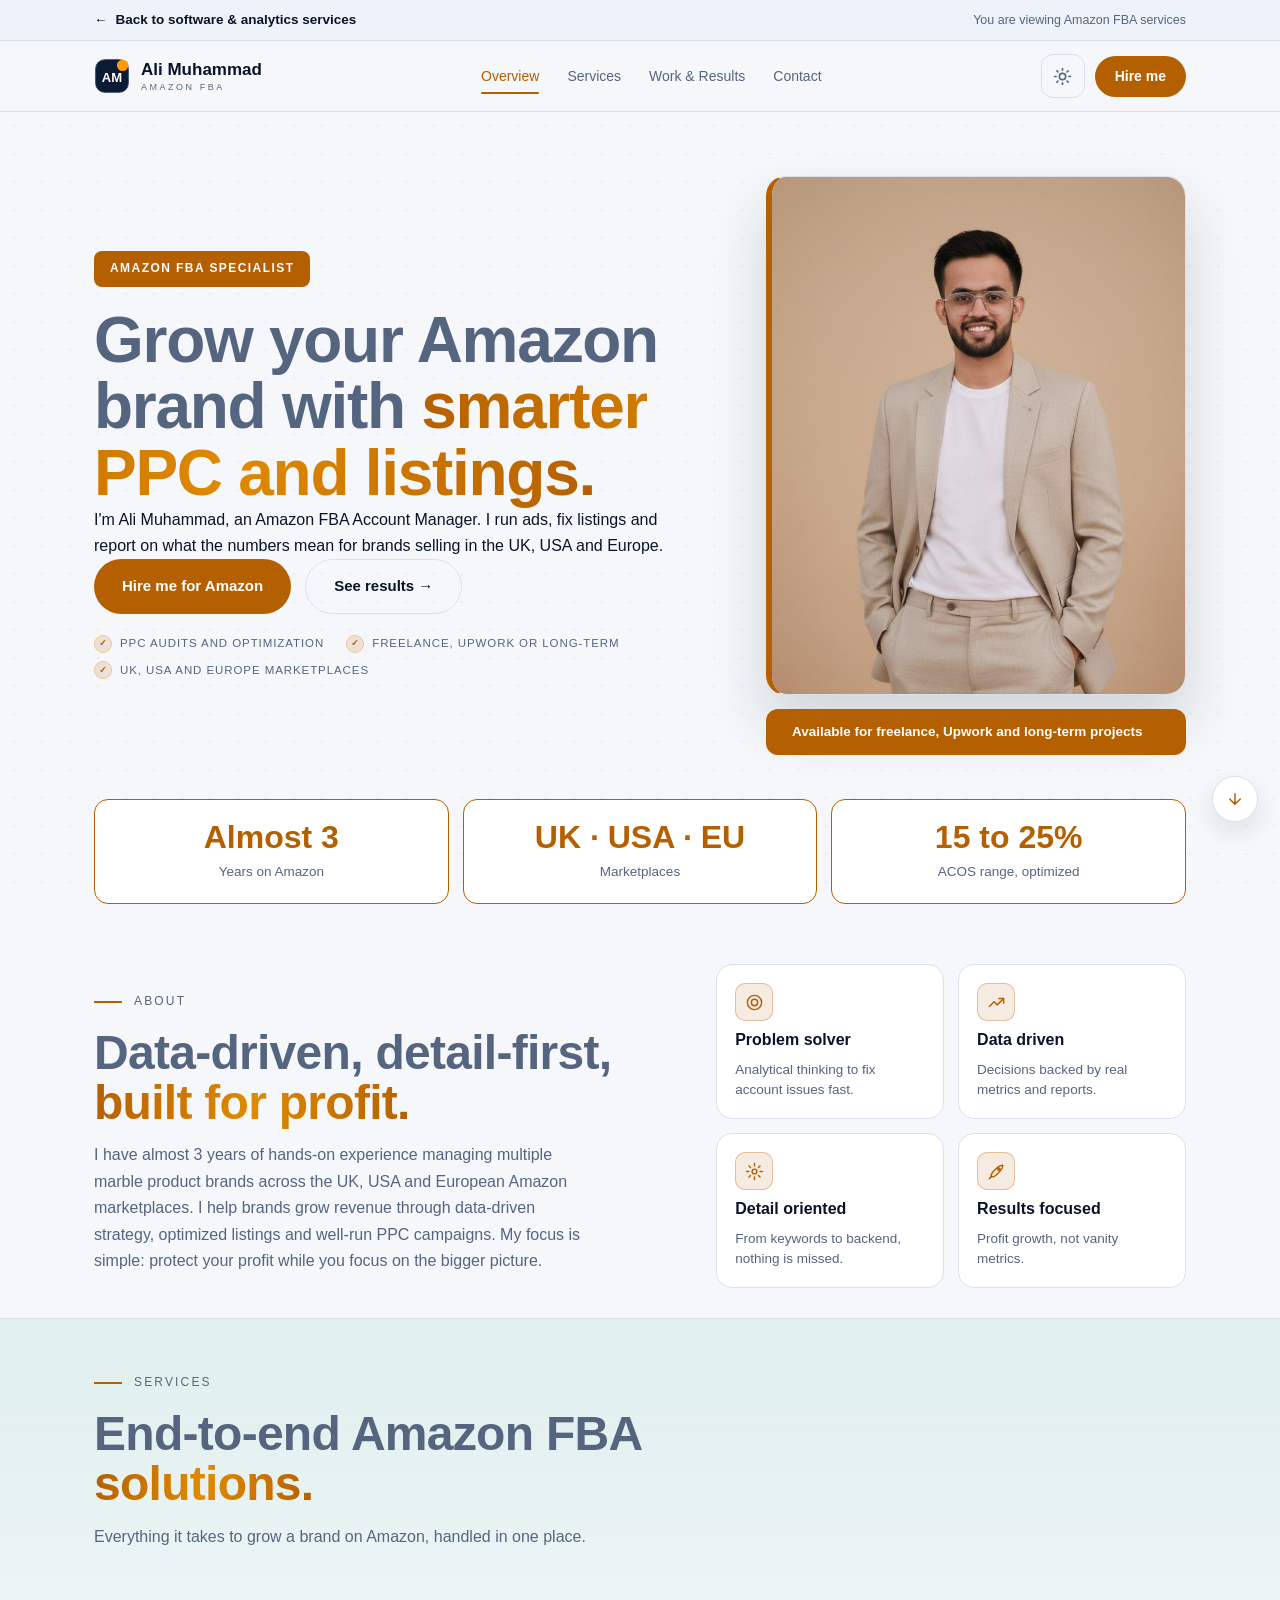
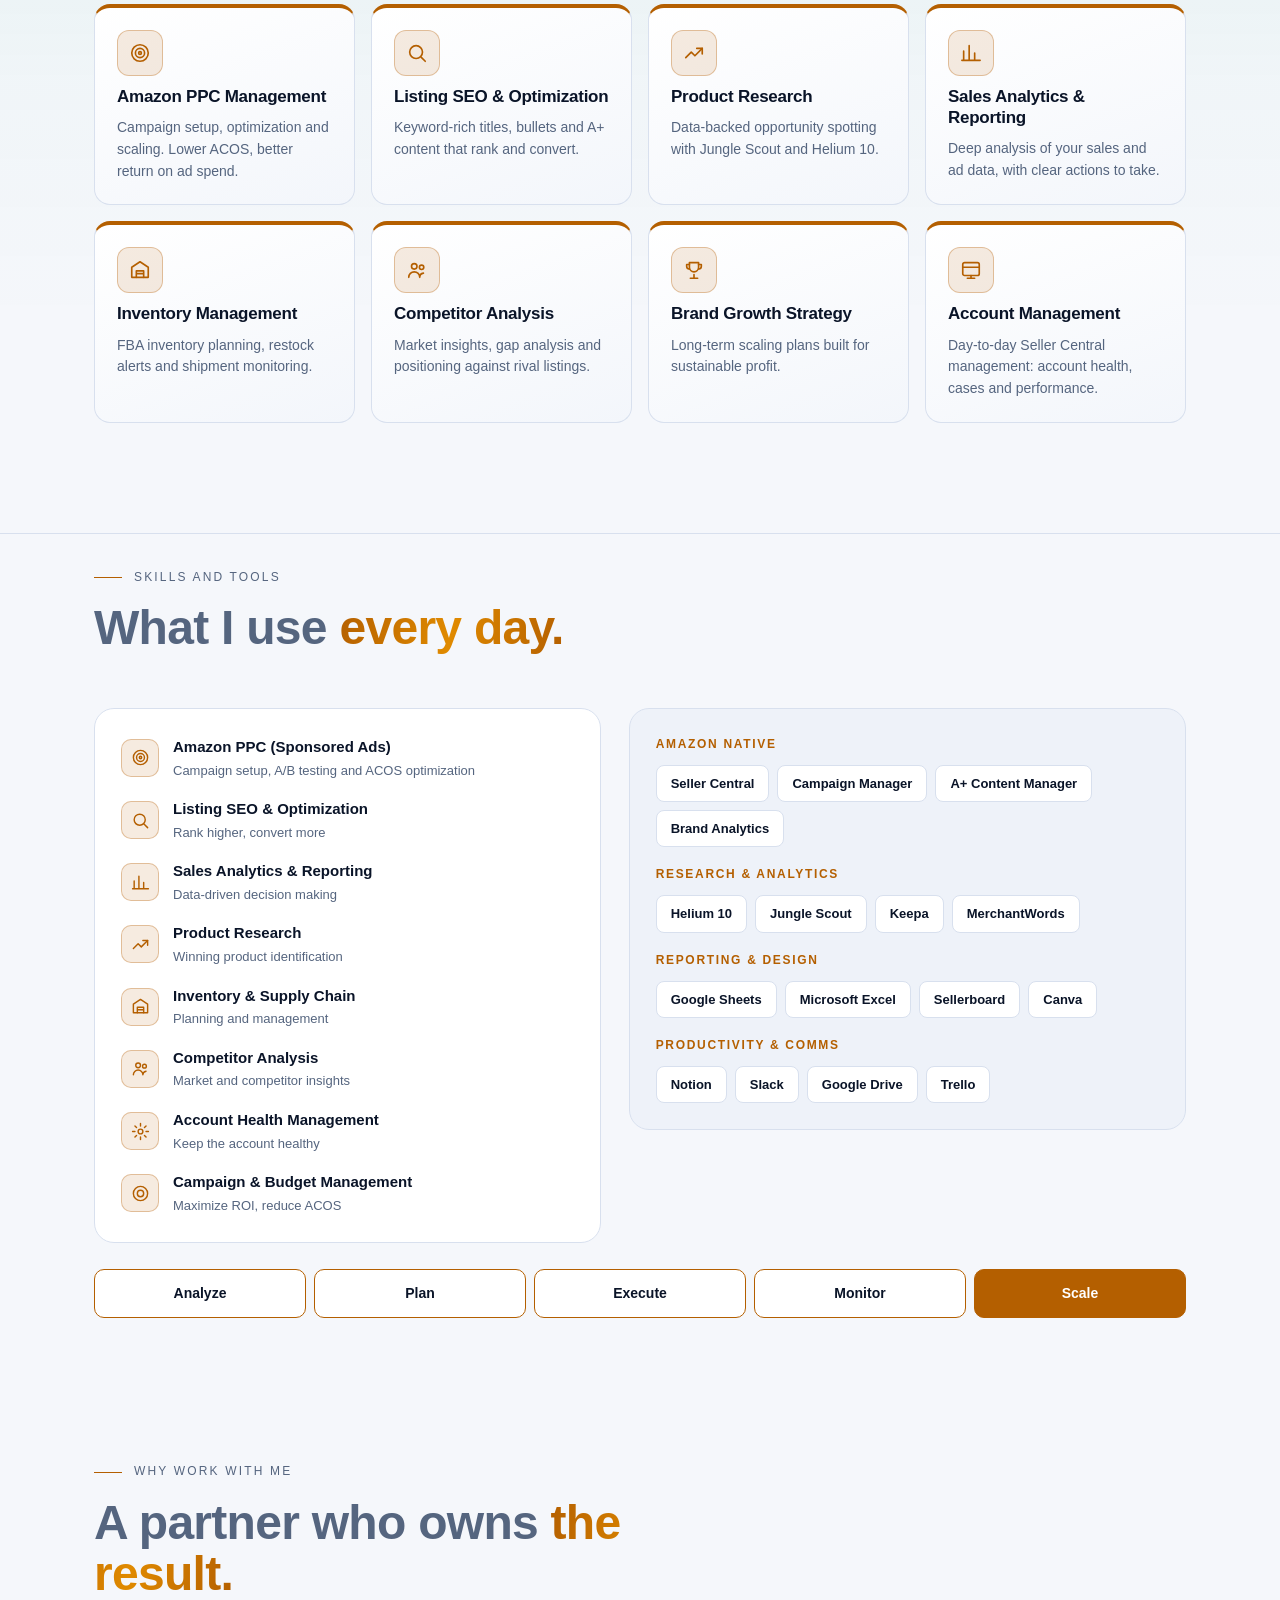
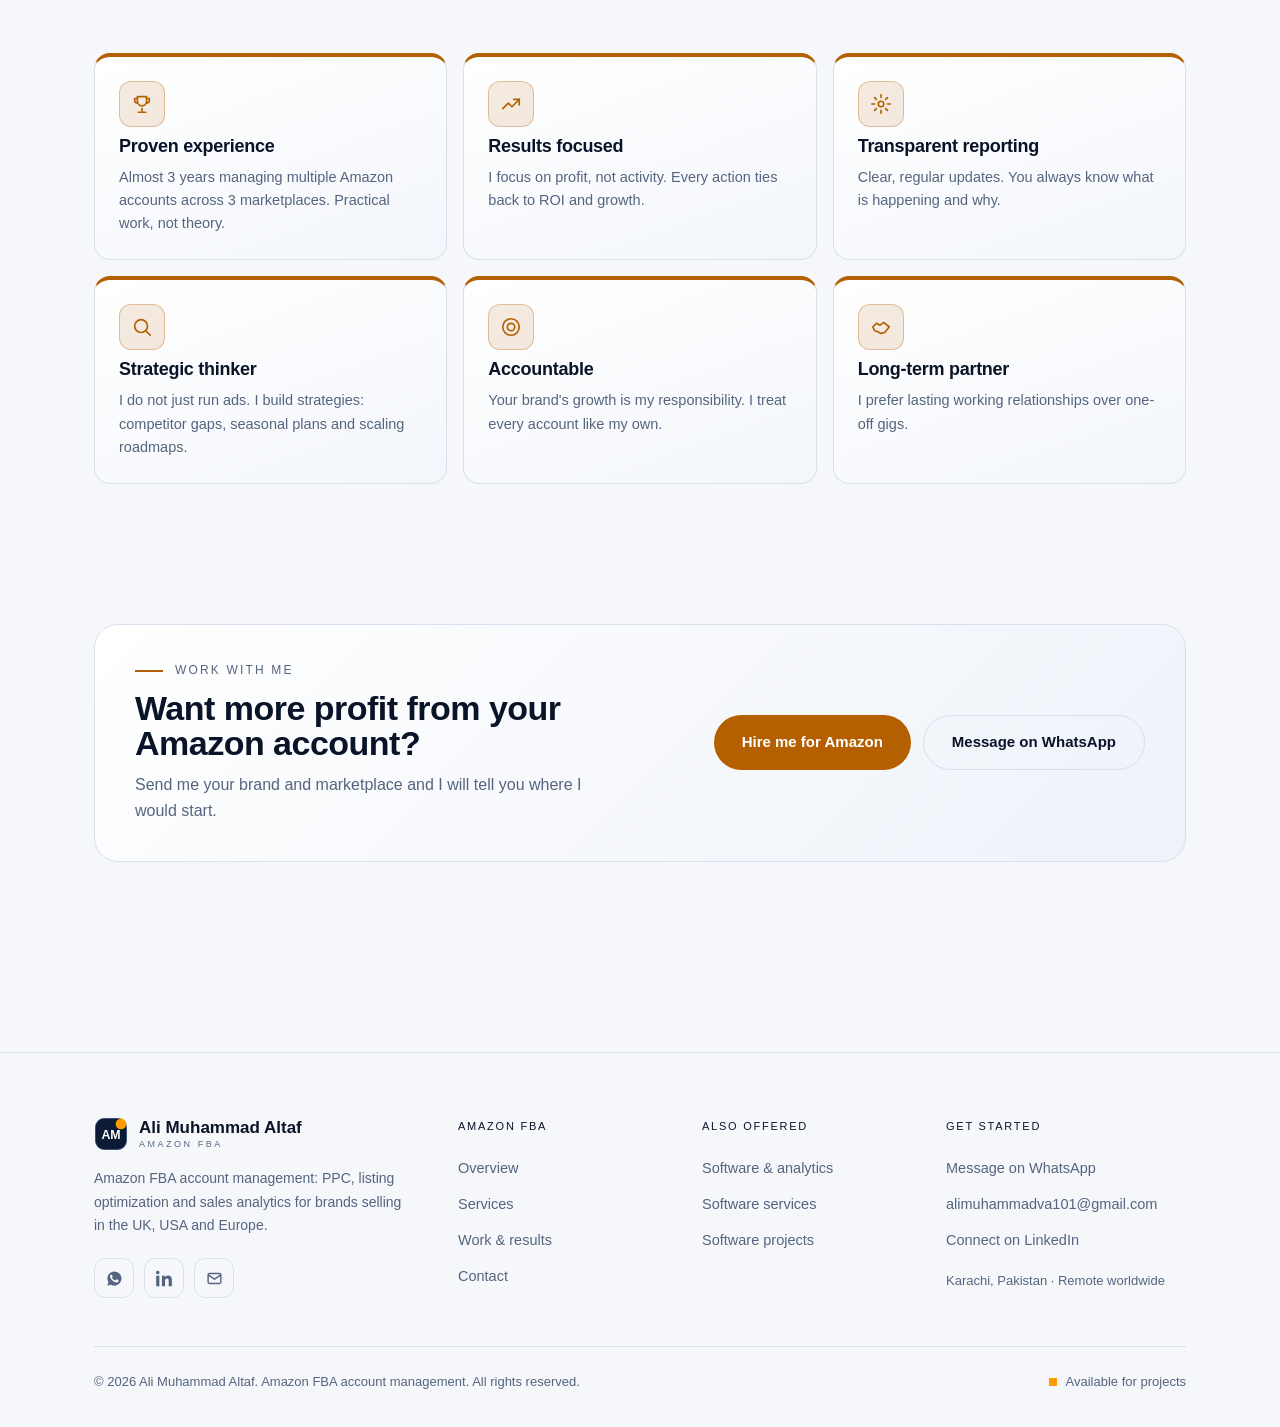
<file: amazon.html>
<!DOCTYPE html>
<html lang="en" data-track="amazon">
<head>
<meta charset="UTF-8">
<meta name="viewport" content="width=device-width, initial-scale=1.0">
<title>Amazon FBA Account Manager: PPC, Listings &amp; Analytics | Ali Muhammad</title>
<meta name="description" content="Amazon FBA Account Manager with almost 3 years of experience in PPC management, listing optimization and sales analytics for brands selling in the UK, USA and Europe.">
<meta name="keywords" content="Amazon FBA account manager, Amazon PPC management, Amazon listing optimization, Amazon seller central management, Amazon sales analytics, Amazon freelancer, Upwork Amazon, UK USA Europe">
<link rel="canonical" href="https://alikhakwani.com/amazon.html">
<meta name="robots" content="index, follow">
<meta http-equiv="Content-Security-Policy" content="default-src 'self'; script-src 'self' 'unsafe-inline'; style-src 'self' 'unsafe-inline' https://fonts.googleapis.com; font-src https://fonts.gstatic.com; img-src 'self' data:; connect-src https://*.supabase.co; object-src 'none'; base-uri 'self'; form-action 'none'; frame-src 'none'">
<meta name="referrer" content="strict-origin-when-cross-origin">
<meta name="theme-color" content="#051f20" id="themeColor">
<script src="config.js"></script>
<meta property="og:type" content="website">
<meta property="og:url" content="https://alikhakwani.com/amazon.html">
<meta property="og:title" content="Amazon FBA Account Manager: PPC, Listings &amp; Analytics | Ali Muhammad">
<meta property="og:description" content="Amazon FBA Account Manager with almost 3 years of experience in PPC management, listing optimization and sales analytics for brands selling in the UK, USA and Europe.">
<meta property="og:site_name" content="Ali Muhammad Altaf">
<meta property="og:locale" content="en_US">
<meta property="og:image" content="https://alikhakwani.com/og-image.jpg?v=2">
<meta property="og:image:secure_url" content="https://alikhakwani.com/og-image.jpg?v=2">
<meta property="og:image:type" content="image/jpeg">
<meta property="og:image:width" content="1200">
<meta property="og:image:height" content="630">
<meta property="og:image:alt" content="Ali Muhammad Altaf: solve business problems with AI, automation and custom software">
<meta name="twitter:card" content="summary_large_image">
<meta name="twitter:title" content="Amazon FBA Account Manager: PPC, Listings &amp; Analytics | Ali Muhammad">
<meta name="twitter:description" content="Amazon FBA Account Manager with almost 3 years of experience in PPC management, listing optimization and sales analytics for brands selling in the UK, USA and Europe.">
<meta name="twitter:image" content="https://alikhakwani.com/og-image.jpg?v=2">
<meta name="twitter:image:alt" content="Ali Muhammad Altaf, AI automations and custom software">
<link rel="icon" href="data:image/svg+xml,%3Csvg xmlns='http://www.w3.org/2000/svg' viewBox='0 0 44 44'%3E%3Crect x='2' y='2' width='40' height='40' rx='11' fill='%230f1b18'/%3E%3Crect x='28' y='2' width='14' height='14' rx='7' fill='%233ddc97'/%3E%3Ctext x='22' y='29' text-anchor='middle' font-family='sans-serif' font-weight='800' font-size='15' fill='white'%3EAM%3C/text%3E%3C/svg%3E">
<link rel="preconnect" href="https://fonts.googleapis.com">
<link rel="preconnect" href="https://fonts.gstatic.com" crossorigin>
<link href="https://fonts.googleapis.com/css2?family=Manrope:wght@400;500;600;700;800&display=swap" rel="stylesheet" media="print" onload="this.media='all'">
<noscript><link href="https://fonts.googleapis.com/css2?family=Manrope:wght@400;500;600;700;800&display=swap" rel="stylesheet"></noscript>
<link rel="stylesheet" href="styles.css">
<script>
(function(){try{
  var t=localStorage.getItem("theme");
  if(!t) t = window.matchMedia("(prefers-color-scheme: light)").matches ? "light" : "dark";
  document.documentElement.setAttribute("data-theme",t);
}catch(e){document.documentElement.setAttribute("data-theme","dark");}})();
</script>
<script type="application/ld+json">
{
  "@context": "https://schema.org",
  "@type": "ProfessionalService",
  "name": "Ali Muhammad Altaf | Amazon FBA Account Management",
  "url": "https://alikhakwani.com/amazon.html",
  "description": "Amazon PPC management, listing optimization and sales analytics for brands selling in the UK, USA and Europe.",
  "areaServed": ["United Kingdom", "United States", "Europe"],
  "serviceType": ["Amazon PPC management", "Amazon listing optimization", "Amazon sales analytics", "Amazon account management"]
}
</script>
</head><body>
<a class="skip-link" href="#main">Skip to content</a>
<div class="aurora" aria-hidden="true"></div>
<div class="grain" aria-hidden="true"></div>

<div class="track-bar"><div class="wrap"><a href="services.html"><span aria-hidden="true">&larr;</span> Back to software &amp; analytics services</a><span class="tb-note">You are viewing Amazon FBA services</span></div></div>
<header>
  <div class="wrap nav">
    <a class="mark" href="amazon.html">
      <svg class="logo" viewBox="0 0 44 44" aria-hidden="true">
        <rect x="2" y="2" width="40" height="40" rx="11" fill="#0b2b26" stroke="#235347"/>
        <rect x="28" y="2" width="14" height="14" rx="7" fill="#3ddc97"/>
        <text x="22" y="29" text-anchor="middle" font-family="Bricolage Grotesque, sans-serif" font-weight="800" font-size="16" fill="#ffffff">AM</text>
      </svg>
      <span class="mark-name"><span data-shortname>Ali Muhammad</span><small class="mark-sub">Amazon FBA</small></span>
    </a>
    <nav class="nav-links" id="navLinks">
      <a href="amazon.html" aria-current="page">Overview</a>
      <a href="amazon.html#services">Services</a>
      <a href="amazon-work.html">Work &amp; Results</a>
      <a href="amazon-contact.html">Contact</a>
    </nav>
    <div class="nav-right">
      <button class="theme-toggle" id="themeToggle" type="button" aria-label="Switch to light theme">
        <svg class="t-moon" viewBox="0 0 24 24" aria-hidden="true"><path d="M21 12.8A9 9 0 1 1 11.2 3a7 7 0 0 0 9.8 9.8z"/></svg>
        <svg class="t-sun" viewBox="0 0 24 24" aria-hidden="true"><circle cx="12" cy="12" r="4"/><path d="M12 2v2M12 20v2M4.9 4.9l1.4 1.4M17.7 17.7l1.4 1.4M2 12h2M20 12h2M4.9 19.1l1.4-1.4M17.7 6.3l1.4-1.4"/></svg>
      </button>
      <a class="nav-cta" href="amazon-contact.html">Hire me</a>
      <button class="nav-burger" id="navBurger" type="button" aria-label="Open menu" aria-expanded="false" aria-controls="mobileMenu">
        <span></span><span></span><span></span>
      </button>
    </div>
  </div>
  <div class="mobile-menu" id="mobileMenu" hidden>
    <a href="amazon.html" aria-current="page"><i>01</i>Overview</a>
    <a href="amazon.html#services"><i>02</i>Services</a>
    <a href="amazon-work.html"><i>03</i>Work &amp; Results</a>
    <a href="amazon-contact.html"><i>04</i>Contact</a>
    <a class="mm-track" href="index.html"><i>&#9733;</i>Software &amp; apps services</a>
    <a class="mm-cta" href="amazon-contact.html">Hire me</a>
  </div>
</header>

<main id="main">
<section class="az-hero" id="top">
  <div class="wrap az-hero-grid">
    <div>
      <p class="az-badge rise">Amazon FBA Specialist</p>
      <h1 class="rise" style="margin-top:20px;animation-delay:.1s"><span class="dim">Grow your Amazon brand with</span> <span class="glow">smarter PPC and listings.</span></h1>
      <p class="lead rise" style="animation-delay:.22s">I'm Ali Muhammad, an Amazon FBA Account Manager. I run ads, fix listings and report on what the numbers mean for brands selling in the UK, USA and Europe.</p>
      <div class="cta-row rise" style="animation-delay:.34s">
        <a class="btn btn-jade" href="amazon-contact.html">Hire me for Amazon</a>
        <a class="btn btn-ghost" href="amazon-work.html">See results &rarr;</a>
      </div>
      <ul class="trust rise" style="animation-delay:.46s">
        <li>PPC audits and optimization</li>
        <li>Freelance, Upwork or long-term</li>
        <li>UK, USA and Europe marketplaces</li>
      </ul>
    </div>
    <div class="az-photo rise" style="animation-delay:.2s">
      <div class="az-photo-frame"><img src="assets/img-ce929fce.jpg" width="720" height="900" alt="Ali Muhammad, Amazon FBA Account Manager" fetchpriority="high" decoding="async"></div>
      <div class="az-avail"><i class="dot-live" aria-hidden="true"></i>Available for freelance, Upwork and long-term projects</div>
    </div>
  </div>
  <div class="wrap">
    <div class="az-stats stagger reveal">
      <div><b>Almost 3</b><span>Years on Amazon</span></div>
      <div><b>UK · USA · EU</b><span>Marketplaces</span></div>
      <div><b>15 to 25%</b><span>ACOS range, optimized</span></div>
    </div>
  </div>
</section>

<section id="about-az" style="padding-top:30px;padding-bottom:30px">
  <div class="wrap az-about">
    <div class="sec-head reveal">
      <p class="eyebrow">About</p>
      <h2><span class="dim">Data-driven, detail-first,</span> <span class="glow">built for profit.</span></h2>
      <p>I have almost 3 years of hands-on experience managing multiple marble product brands across the UK, USA and European Amazon marketplaces. I help brands grow revenue through data-driven strategy, optimized listings and well-run PPC campaigns. My focus is simple: protect your profit while you focus on the bigger picture.</p>
    </div>
    <div class="az-traits stagger reveal">
      <div><span class="az-ic sm"><svg viewBox="0 0 24 24" aria-hidden="true"><circle cx="12" cy="12" r="9"/><circle cx="12" cy="12" r="4"/></svg></span><b>Problem solver</b><small>Analytical thinking to fix account issues fast.</small></div>
      <div><span class="az-ic sm"><svg viewBox="0 0 24 24" aria-hidden="true"><path d="M3 17l6-6 4 4 8-8"/><path d="M15 7h6v6"/></svg></span><b>Data driven</b><small>Decisions backed by real metrics and reports.</small></div>
      <div><span class="az-ic sm"><svg viewBox="0 0 24 24" aria-hidden="true"><circle cx="12" cy="12" r="3"/><path d="M12 2v3M12 19v3M2 12h3M19 12h3M5 5l2 2M17 17l2 2M5 19l2-2M17 7l2-2"/></svg></span><b>Detail oriented</b><small>From keywords to backend, nothing is missed.</small></div>
      <div><span class="az-ic sm"><svg viewBox="0 0 24 24" aria-hidden="true"><path d="M5 19c0-3 1-5 3-7l5-5c3-3 6-3 7-3 0 1 0 4-3 7l-5 5c-2 2-4 3-7 3z"/><circle cx="15" cy="9" r="1.5"/><path d="M5 19l-2 2"/></svg></span><b>Results focused</b><small>Profit growth, not vanity metrics.</small></div>
    </div>
  </div>
</section>

<section id="services" style="padding-top:40px">
  <div class="wrap">
    <div class="sec-head reveal">
      <p class="eyebrow">Services</p>
      <h2><span class="dim">End-to-end Amazon FBA</span> <span class="glow">solutions.</span></h2>
      <p>Everything it takes to grow a brand on Amazon, handled in one place.</p>
    </div>
    <div class="az-grid stagger reveal">
      <article class="az-svc"><span class="az-ic"><svg viewBox="0 0 24 24" aria-hidden="true"><circle cx="12" cy="12" r="9"/><circle cx="12" cy="12" r="5"/><circle cx="12" cy="12" r="1.5"/></svg></span><h3>Amazon PPC Management</h3><p>Campaign setup, optimization and scaling. Lower ACOS, better return on ad spend.</p></article>
      <article class="az-svc"><span class="az-ic"><svg viewBox="0 0 24 24" aria-hidden="true"><circle cx="11" cy="11" r="7"/><path d="M21 21l-4.3-4.3"/></svg></span><h3>Listing SEO &amp; Optimization</h3><p>Keyword-rich titles, bullets and A+ content that rank and convert.</p></article>
      <article class="az-svc"><span class="az-ic"><svg viewBox="0 0 24 24" aria-hidden="true"><path d="M3 17l6-6 4 4 8-8"/><path d="M15 7h6v6"/></svg></span><h3>Product Research</h3><p>Data-backed opportunity spotting with Jungle Scout and Helium 10.</p></article>
      <article class="az-svc"><span class="az-ic"><svg viewBox="0 0 24 24" aria-hidden="true"><path d="M4 20V10M10 20V4M16 20v-8M22 20H2"/></svg></span><h3>Sales Analytics &amp; Reporting</h3><p>Deep analysis of your sales and ad data, with clear actions to take.</p></article>
      <article class="az-svc"><span class="az-ic"><svg viewBox="0 0 24 24" aria-hidden="true"><path d="M3 9l9-6 9 6v11H3z"/><path d="M8 20v-7h8v7M8 16h8"/></svg></span><h3>Inventory Management</h3><p>FBA inventory planning, restock alerts and shipment monitoring.</p></article>
      <article class="az-svc"><span class="az-ic"><svg viewBox="0 0 24 24" aria-hidden="true"><circle cx="9" cy="8" r="3"/><circle cx="17" cy="9" r="2.4"/><path d="M3 20c0-3.3 2.7-6 6-6s6 2.7 6 6M15 20c0-2.4 1.6-4.2 4-4.6"/></svg></span><h3>Competitor Analysis</h3><p>Market insights, gap analysis and positioning against rival listings.</p></article>
      <article class="az-svc"><span class="az-ic"><svg viewBox="0 0 24 24" aria-hidden="true"><path d="M8 21h8M12 17v4M7 4h10v5a5 5 0 0 1-10 0z"/><path d="M7 6H4v2a3 3 0 0 0 3 3M17 6h3v2a3 3 0 0 1-3 3"/></svg></span><h3>Brand Growth Strategy</h3><p>Long-term scaling plans built for sustainable profit.</p></article>
      <article class="az-svc"><span class="az-ic"><svg viewBox="0 0 24 24" aria-hidden="true"><rect x="3" y="4" width="18" height="14" rx="2"/><path d="M3 9h18M8 21h8M12 18v3"/></svg></span><h3>Account Management</h3><p>Day-to-day Seller Central management: account health, cases and performance.</p></article>
    </div>
  </div>
</section>

<section id="skills" style="padding-top:20px">
  <div class="wrap">
    <div class="sec-head reveal">
      <p class="eyebrow">Skills and tools</p>
      <h2><span class="dim">What I use</span> <span class="glow">every day.</span></h2>
    </div>
    <div class="az-skills-grid reveal">
      <ul class="az-skills"><li><span class="az-ic sm"><svg viewBox="0 0 24 24" aria-hidden="true"><circle cx="12" cy="12" r="9"/><circle cx="12" cy="12" r="5"/><circle cx="12" cy="12" r="1.5"/></svg></span><div><b>Amazon PPC (Sponsored Ads)</b><small>Campaign setup, A/B testing and ACOS optimization</small></div></li><li><span class="az-ic sm"><svg viewBox="0 0 24 24" aria-hidden="true"><circle cx="11" cy="11" r="7"/><path d="M21 21l-4.3-4.3"/></svg></span><div><b>Listing SEO &amp; Optimization</b><small>Rank higher, convert more</small></div></li><li><span class="az-ic sm"><svg viewBox="0 0 24 24" aria-hidden="true"><path d="M4 20V10M10 20V4M16 20v-8M22 20H2"/></svg></span><div><b>Sales Analytics &amp; Reporting</b><small>Data-driven decision making</small></div></li><li><span class="az-ic sm"><svg viewBox="0 0 24 24" aria-hidden="true"><path d="M3 17l6-6 4 4 8-8"/><path d="M15 7h6v6"/></svg></span><div><b>Product Research</b><small>Winning product identification</small></div></li><li><span class="az-ic sm"><svg viewBox="0 0 24 24" aria-hidden="true"><path d="M3 9l9-6 9 6v11H3z"/><path d="M8 20v-7h8v7M8 16h8"/></svg></span><div><b>Inventory &amp; Supply Chain</b><small>Planning and management</small></div></li><li><span class="az-ic sm"><svg viewBox="0 0 24 24" aria-hidden="true"><circle cx="9" cy="8" r="3"/><circle cx="17" cy="9" r="2.4"/><path d="M3 20c0-3.3 2.7-6 6-6s6 2.7 6 6M15 20c0-2.4 1.6-4.2 4-4.6"/></svg></span><div><b>Competitor Analysis</b><small>Market and competitor insights</small></div></li><li><span class="az-ic sm"><svg viewBox="0 0 24 24" aria-hidden="true"><circle cx="12" cy="12" r="3"/><path d="M12 2v3M12 19v3M2 12h3M19 12h3M5 5l2 2M17 17l2 2M5 19l2-2M17 7l2-2"/></svg></span><div><b>Account Health Management</b><small>Keep the account healthy</small></div></li><li><span class="az-ic sm"><svg viewBox="0 0 24 24" aria-hidden="true"><circle cx="12" cy="12" r="9"/><circle cx="12" cy="12" r="4"/></svg></span><div><b>Campaign &amp; Budget Management</b><small>Maximize ROI, reduce ACOS</small></div></li></ul>
      <div class="az-tools"><div class="az-tg"><h4>Amazon native</h4><div class="az-chips"><span>Seller Central</span><span>Campaign Manager</span><span>A+ Content Manager</span><span>Brand Analytics</span></div></div><div class="az-tg"><h4>Research &amp; analytics</h4><div class="az-chips"><span>Helium 10</span><span>Jungle Scout</span><span>Keepa</span><span>MerchantWords</span></div></div><div class="az-tg"><h4>Reporting &amp; design</h4><div class="az-chips"><span>Google Sheets</span><span>Microsoft Excel</span><span>Sellerboard</span><span>Canva</span></div></div><div class="az-tg"><h4>Productivity &amp; comms</h4><div class="az-chips"><span>Notion</span><span>Slack</span><span>Google Drive</span><span>Trello</span></div></div></div>
    </div>
    <ol class="az-flow reveal" aria-label="How I work"><li>Analyze</li><li>Plan</li><li>Execute</li><li>Monitor</li><li class="hi">Scale</li></ol>
  </div>
</section>

<section id="why" style="padding-top:20px">
  <div class="wrap">
    <div class="sec-head reveal">
      <p class="eyebrow">Why work with me</p>
      <h2><span class="dim">A partner who owns</span> <span class="glow">the result.</span></h2>
    </div>
    <div class="az-why-grid stagger reveal"><article class="az-why"><span class="az-ic"><svg viewBox="0 0 24 24" aria-hidden="true"><path d="M8 21h8M12 17v4M7 4h10v5a5 5 0 0 1-10 0z"/><path d="M7 6H4v2a3 3 0 0 0 3 3M17 6h3v2a3 3 0 0 1-3 3"/></svg></span><h3>Proven experience</h3><p>Almost 3 years managing multiple Amazon accounts across 3 marketplaces. Practical work, not theory.</p></article><article class="az-why"><span class="az-ic"><svg viewBox="0 0 24 24" aria-hidden="true"><path d="M3 17l6-6 4 4 8-8"/><path d="M15 7h6v6"/></svg></span><h3>Results focused</h3><p>I focus on profit, not activity. Every action ties back to ROI and growth.</p></article><article class="az-why"><span class="az-ic"><svg viewBox="0 0 24 24" aria-hidden="true"><circle cx="12" cy="12" r="3"/><path d="M12 2v3M12 19v3M2 12h3M19 12h3M5 5l2 2M17 17l2 2M5 19l2-2M17 7l2-2"/></svg></span><h3>Transparent reporting</h3><p>Clear, regular updates. You always know what is happening and why.</p></article><article class="az-why"><span class="az-ic"><svg viewBox="0 0 24 24" aria-hidden="true"><circle cx="11" cy="11" r="7"/><path d="M21 21l-4.3-4.3"/></svg></span><h3>Strategic thinker</h3><p>I do not just run ads. I build strategies: competitor gaps, seasonal plans and scaling roadmaps.</p></article><article class="az-why"><span class="az-ic"><svg viewBox="0 0 24 24" aria-hidden="true"><circle cx="12" cy="12" r="9"/><circle cx="12" cy="12" r="4"/></svg></span><h3>Accountable</h3><p>Your brand's growth is my responsibility. I treat every account like my own.</p></article><article class="az-why"><span class="az-ic"><svg viewBox="0 0 24 24" aria-hidden="true"><path d="M3 12l4-4 4 2 4-3 6 5-5 6-4 1-4-2-3-1z"/></svg></span><h3>Long-term partner</h3><p>I prefer lasting working relationships over one-off gigs.</p></article></div>
  </div>
</section>

<section class="cta-band az-cta">
  <div class="wrap">
    <div class="cta-inner reveal">
      <div>
        <p class="eyebrow">Work with me</p>
        <h2>Want more profit from your Amazon account?</h2>
        <p>Send me your brand and marketplace and I will tell you where I would start.</p>
      </div>
      <div class="cta-actions">
        <a class="btn btn-jade" href="amazon-contact.html">Hire me for Amazon</a>
        <a class="btn btn-ghost" data-wa-az href="#">Message on WhatsApp</a>
      </div>
    </div>
  </div>
</section>

</main>
<footer>
  <div class="wrap">
    <div class="foot-grid">
      <div class="foot-brand">
        <a class="mark" href="amazon.html">
          <svg class="logo" style="width:34px;height:34px" viewBox="0 0 44 44" aria-hidden="true">
        <rect x="2" y="2" width="40" height="40" rx="11" fill="#0b2b26" stroke="#235347"/>
        <rect x="28" y="2" width="14" height="14" rx="7" fill="#3ddc97"/>
        <text x="22" y="29" text-anchor="middle" font-family="Bricolage Grotesque, sans-serif" font-weight="800" font-size="16" fill="#ffffff">AM</text>
      </svg>
          <span class="mark-name"><span data-name>Ali Muhammad Altaf</span><small class="mark-sub">Amazon FBA</small></span>
        </a>
        <p class="foot-blurb">Amazon FBA account management: PPC, listing optimization and sales analytics for brands selling in the UK, USA and Europe.</p>
        <div class="foot-social">
          <a data-wa-az href="#" aria-label="WhatsApp"><svg viewBox="0 0 24 24" fill="currentColor" aria-hidden="true"><path d="M12 2a10 10 0 0 0-8.6 15.1L2 22l5-1.3A10 10 0 1 0 12 2zm5.4 14.1c-.2.7-1.3 1.3-1.9 1.4-.5.1-1.1.1-1.8-.1-.4-.1-1-.3-1.7-.6-3-1.3-4.9-4.3-5.1-4.5-.1-.2-1.2-1.6-1.2-3s.7-2.1 1-2.4c.2-.3.5-.3.7-.3h.5c.2 0 .4 0 .6.4.2.5.7 1.8.8 1.9.1.1.1.3 0 .5-.1.2-.1.3-.3.5l-.4.5c-.1.1-.3.3-.1.6.2.3.8 1.3 1.7 2.1 1.2 1.1 2.2 1.4 2.5 1.5.3.1.5.1.7-.1.2-.2.8-.9 1-1.2.2-.3.4-.3.7-.2.3.1 1.7.8 2 1 .3.2.5.2.5.4.1.1.1.7-.2 1.6z"/></svg></a>
          <a data-li href="#" target="_blank" rel="noopener" aria-label="LinkedIn"><svg viewBox="0 0 24 24" fill="currentColor" aria-hidden="true"><path d="M4.98 3.5C4.98 4.88 3.87 6 2.5 6S0 4.88 0 3.5 1.12 1 2.5 1s2.48 1.12 2.48 2.5zM.24 8.25h4.52V23H.24V8.25zM8.34 8.25h4.33v2.01h.06c.6-1.14 2.08-2.34 4.28-2.34 4.58 0 5.42 3.01 5.42 6.92V23h-4.51v-7.1c0-1.7-.03-3.88-2.37-3.88-2.37 0-2.73 1.85-2.73 3.76V23H8.34V8.25z"/></svg></a>
          <a href="mailto:alimuhammadva101@gmail.com" aria-label="Email"><svg viewBox="0 0 24 24" fill="none" stroke="currentColor" stroke-width="2" aria-hidden="true"><rect x="3" y="5" width="18" height="14" rx="2"/><path d="M3 7l9 6 9-6"/></svg></a>
        </div>
      </div>
      <div class="foot-col">
        <h4>Amazon FBA</h4>
        <a href="amazon.html">Overview</a>
        <a href="amazon.html#services">Services</a>
        <a href="amazon-work.html">Work &amp; results</a>
        <a href="amazon-contact.html">Contact</a>
      </div>
      <div class="foot-col">
        <h4>Also offered</h4>
        <a href="index.html">Software &amp; analytics</a>
        <a href="services.html">Software services</a>
        <a href="projects.html">Software projects</a>
      </div>
      <div class="foot-col">
        <h4>Get started</h4>
        <a data-wa-az href="#">Message on WhatsApp</a>
        <a href="mailto:alimuhammadva101@gmail.com">alimuhammadva101@gmail.com</a>
        <a data-li href="#" target="_blank" rel="noopener">Connect on LinkedIn</a>
        <p class="foot-loc">Karachi, Pakistan &middot; Remote worldwide</p>
      </div>
    </div>
    <div class="foot-bottom">
      <small>&copy; <span data-year></span> Ali Muhammad Altaf. Amazon FBA account management. All rights reserved.</small>
      <small class="foot-avail"><span class="dot-live" aria-hidden="true"></span> Available for projects</small>
    </div>
  </div>
</footer>

<div class="scroll-nav" aria-hidden="false">
  <button class="scroll-nav-btn" id="scrollDown" type="button" aria-label="Scroll to next section" title="Scroll down">
    <svg viewBox="0 0 24 24" aria-hidden="true"><path d="M12 5v14M5 12l7 7 7-7"/></svg>
  </button>
  <button class="scroll-nav-btn back-to-top" id="backToTop" type="button" aria-label="Back to top" title="Back to top">
    <svg viewBox="0 0 24 24" aria-hidden="true"><path d="M12 19V5M5 12l7-7 7 7"/></svg>
  </button>
</div>

<script src="app.js" defer></script>
</body>
</html>
</file>
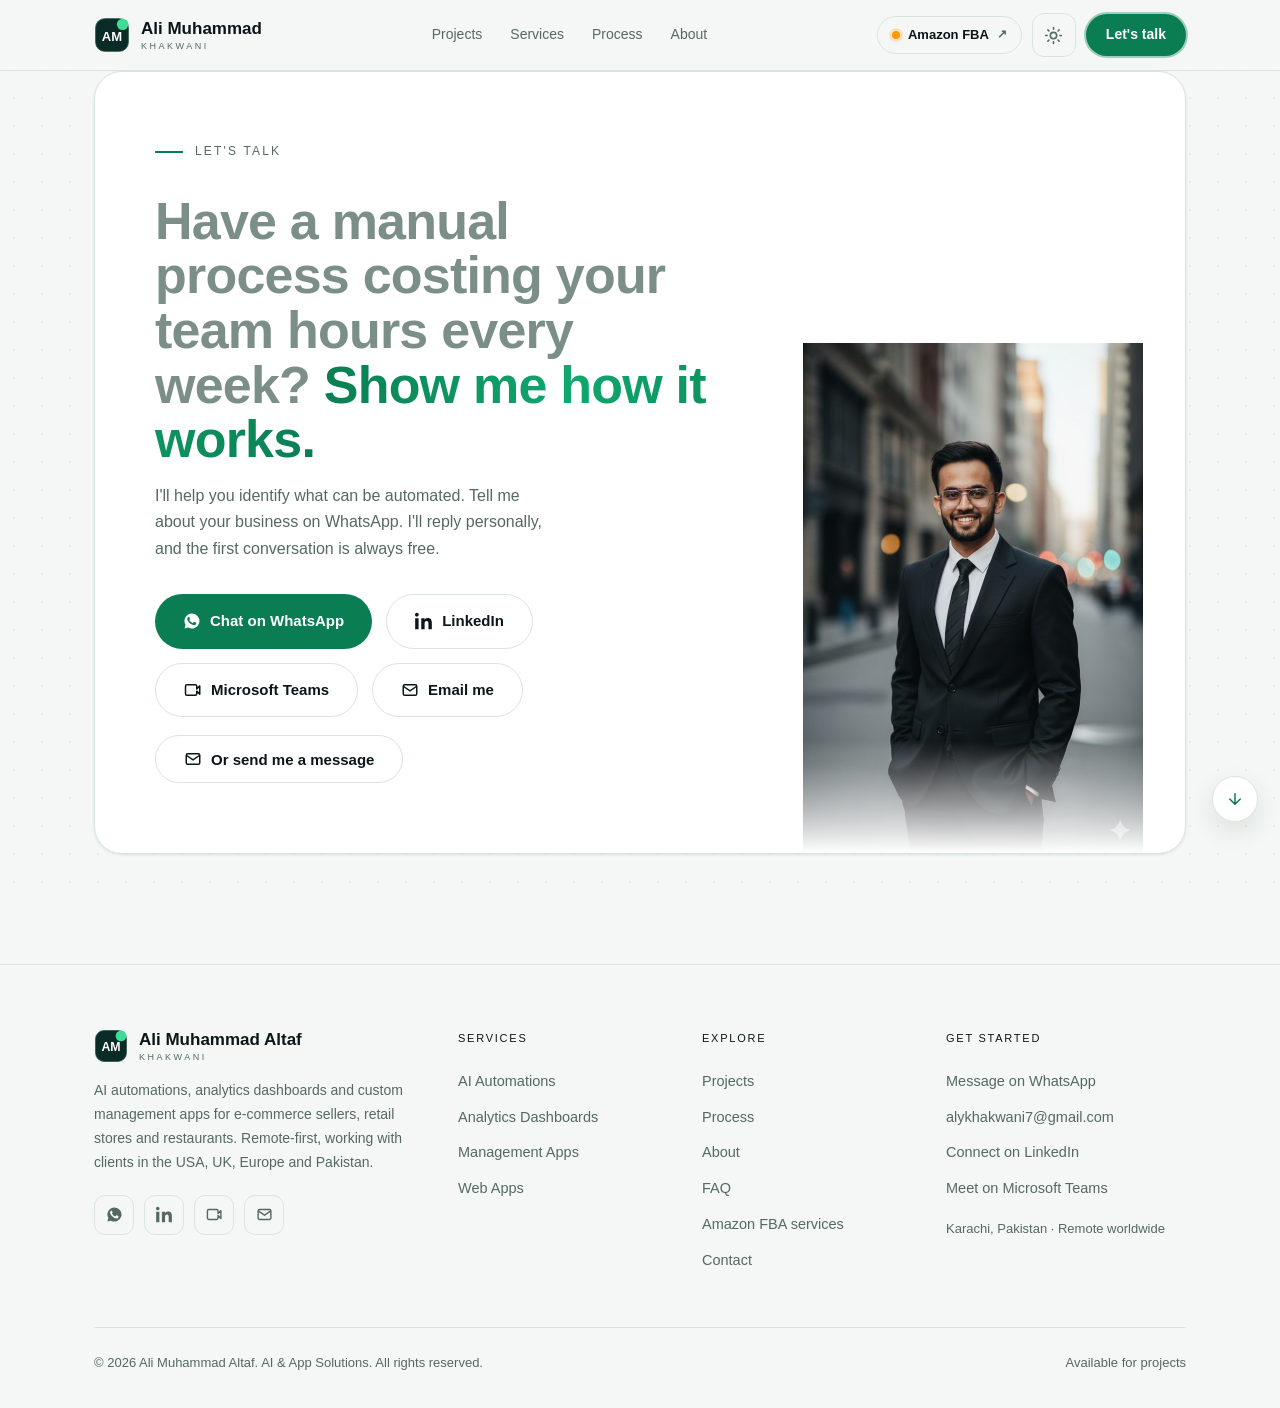
<file: contact.html>
<!DOCTYPE html>
<html lang="en">
<head>
<meta charset="UTF-8">
<meta name="viewport" content="width=device-width, initial-scale=1.0">
<title>Contact: Start a Project | Ali Muhammad Altaf</title>
<meta name="description" content="Tell Ali about the manual process costing your team hours. Message on WhatsApp, send an email or use the form. Replies are usually the same day.">
<meta name="keywords" content="AI automation services, Amazon seller analytics dashboard, e-commerce analytics, retail store management app, restaurant management software, real estate agency software, multi-tenant real estate CRM, interactive web app development, Odoo developer, Power BI dashboards, custom business apps, remote developer, USA, UK, Europe, Pakistan">
<link rel="canonical" href="https://alikhakwani.com/contact.html">
<meta name="robots" content="index, follow">
<meta http-equiv="Content-Security-Policy" content="default-src 'self'; script-src 'self' 'unsafe-inline'; style-src 'self' 'unsafe-inline' https://fonts.googleapis.com; font-src https://fonts.gstatic.com; img-src 'self' data:; connect-src https://*.supabase.co; object-src 'none'; base-uri 'self'; form-action 'none'; frame-src 'none'">
<meta name="referrer" content="strict-origin-when-cross-origin">
<meta name="theme-color" content="#051f20" id="themeColor">
<script src="config.js"></script>
<meta property="og:type" content="website">
<meta property="og:url" content="https://alikhakwani.com/contact.html">
<meta property="og:title" content="Contact: Start a Project | Ali Muhammad Altaf">
<meta property="og:description" content="Tell Ali about the manual process costing your team hours. Message on WhatsApp, send an email or use the form. Replies are usually the same day.">
<meta property="og:site_name" content="Ali Muhammad Altaf">
<meta property="og:locale" content="en_US">
<meta property="og:image" content="https://alikhakwani.com/og-image.jpg?v=2">
<meta property="og:image:secure_url" content="https://alikhakwani.com/og-image.jpg?v=2">
<meta property="og:image:type" content="image/jpeg">
<meta property="og:image:width" content="1200">
<meta property="og:image:height" content="630">
<meta property="og:image:alt" content="Ali Muhammad Altaf: solve business problems with AI, automation and custom software">
<meta name="twitter:card" content="summary_large_image">
<meta name="twitter:title" content="Contact: Start a Project | Ali Muhammad Altaf">
<meta name="twitter:description" content="Tell Ali about the manual process costing your team hours. Message on WhatsApp, send an email or use the form. Replies are usually the same day.">
<meta name="twitter:image" content="https://alikhakwani.com/og-image.jpg?v=2">
<meta name="twitter:image:alt" content="Ali Muhammad Altaf, AI automations and custom software">
<link rel="icon" href="data:image/svg+xml,%3Csvg xmlns='http://www.w3.org/2000/svg' viewBox='0 0 44 44'%3E%3Crect x='2' y='2' width='40' height='40' rx='11' fill='%230f1b18'/%3E%3Crect x='28' y='2' width='14' height='14' rx='7' fill='%233ddc97'/%3E%3Ctext x='22' y='29' text-anchor='middle' font-family='sans-serif' font-weight='800' font-size='15' fill='white'%3EAM%3C/text%3E%3C/svg%3E">
<link rel="preconnect" href="https://fonts.googleapis.com">
<link rel="preconnect" href="https://fonts.gstatic.com" crossorigin>
<link href="https://fonts.googleapis.com/css2?family=Manrope:wght@400;500;600;700;800&display=swap" rel="stylesheet" media="print" onload="this.media='all'">
<noscript><link href="https://fonts.googleapis.com/css2?family=Manrope:wght@400;500;600;700;800&display=swap" rel="stylesheet"></noscript>
<link rel="stylesheet" href="styles.css">
<script>
(function(){try{
  var t=localStorage.getItem("theme");
  if(!t) t = window.matchMedia("(prefers-color-scheme: light)").matches ? "light" : "dark";
  document.documentElement.setAttribute("data-theme",t);
}catch(e){document.documentElement.setAttribute("data-theme","dark");}})();
</script>
</head>
<body>
<a class="skip-link" href="#main">Skip to content</a>
<div class="aurora" aria-hidden="true"></div>
<div class="grain" aria-hidden="true"></div>

<header>
  <div class="wrap nav">
    <a class="mark" href="index.html">
      <svg class="logo" viewBox="0 0 44 44" aria-hidden="true">
        <rect x="2" y="2" width="40" height="40" rx="11" fill="#0b2b26" stroke="#235347"/>
        <rect x="28" y="2" width="14" height="14" rx="7" fill="#3ddc97"/>
        <text x="22" y="29" text-anchor="middle" font-family="Bricolage Grotesque, sans-serif" font-weight="800" font-size="16" fill="#ffffff">AM</text>
      </svg>
      <span class="mark-name"><span data-shortname>Ali Muhammad</span><small class="mark-sub">Khakwani</small></span>
    </a>
    <nav class="nav-links" id="navLinks">
      <a href="projects.html">Projects</a>
      <a href="services.html">Services</a>
      <a href="process.html">Process</a>
      <a href="about.html">About</a>
    </nav>
    <div class="nav-right">
      <a class="track-switch ts-az" href="amazon.html" title="Amazon FBA account management"><i class="ts-dot" aria-hidden="true"></i><span>Amazon FBA</span><b aria-hidden="true">&nearr;</b></a>
      <button class="theme-toggle" id="themeToggle" type="button" aria-label="Switch to light theme">
        <svg class="t-moon" viewBox="0 0 24 24" aria-hidden="true"><path d="M21 12.8A9 9 0 1 1 11.2 3a7 7 0 0 0 9.8 9.8z"/></svg>
        <svg class="t-sun" viewBox="0 0 24 24" aria-hidden="true"><circle cx="12" cy="12" r="4"/><path d="M12 2v2M12 20v2M4.9 4.9l1.4 1.4M17.7 17.7l1.4 1.4M2 12h2M20 12h2M4.9 19.1l1.4-1.4M17.7 6.3l1.4-1.4"/></svg>
      </button>
      <a class="nav-cta" href="contact.html" aria-current="page">Let's talk</a>
      <button class="nav-burger" id="navBurger" type="button" aria-label="Open menu" aria-expanded="false" aria-controls="mobileMenu">
        <span></span><span></span><span></span>
      </button>
    </div>
  </div>
  <div class="mobile-menu" id="mobileMenu" hidden>
    <a href="index.html"><i>01</i>Home</a>
    <a href="projects.html"><i>02</i>Projects</a>
    <a href="services.html"><i>03</i>Services</a>
    <a href="process.html"><i>04</i>Process</a>
    <a href="about.html"><i>05</i>About</a>
    <a class="mm-track" href="amazon.html"><i>&#9733;</i>Amazon FBA account management</a>
    <a class="mm-cta" href="contact.html" aria-current="page">Let's talk</a>
  </div>
</header>

<main id="main">
<section class="final" id="contact">
  <div class="wrap" style="padding:0">
    <div class="final-inner reveal">
      <div class="final-copy">
        <p class="eyebrow">Let's talk</p>
        <h1><span class="dim">Have a manual process costing your team hours every week?</span> <span class="glow">Show me how it works.</span></h1>
        <p>I'll help you identify what can be automated. Tell me about your business on WhatsApp. I'll reply personally, and the first conversation is always free.</p>
        <div class="cta-row">
          <a class="btn btn-jade" data-wa href="#">
            <svg viewBox="0 0 24 24" fill="currentColor"><path d="M12 2a10 10 0 0 0-8.6 15.1L2 22l5-1.3A10 10 0 1 0 12 2zm5.4 14.1c-.2.7-1.3 1.3-1.9 1.4-.5.1-1.1.1-1.8-.1-.4-.1-1-.3-1.7-.6-3-1.3-4.9-4.3-5.1-4.5-.1-.2-1.2-1.6-1.2-3s.7-2.1 1-2.4c.2-.3.5-.3.7-.3h.5c.2 0 .4 0 .6.4.2.5.7 1.8.8 1.9.1.1.1.3 0 .5-.1.2-.1.3-.3.5l-.4.5c-.1.1-.3.3-.1.6.2.3.8 1.3 1.7 2.1 1.2 1.1 2.2 1.4 2.5 1.5.3.1.5.1.7-.1.2-.2.8-.9 1-1.2.2-.3.4-.3.7-.2.3.1 1.7.8 2 1 .3.2.5.2.5.4.1.1.1.7-.2 1.6z"/></svg>
            Chat on WhatsApp
          </a>
          <a class="btn btn-ghost" data-li href="#" target="_blank" rel="noopener">
            <svg viewBox="0 0 24 24" fill="currentColor"><path d="M4.98 3.5C4.98 4.88 3.87 6 2.5 6S0 4.88 0 3.5 1.12 1 2.5 1s2.48 1.12 2.48 2.5zM.24 8.25h4.52V23H.24V8.25zM8.34 8.25h4.33v2.01h.06c.6-1.14 2.08-2.34 4.28-2.34 4.58 0 5.42 3.01 5.42 6.92V23h-4.51v-7.1c0-1.7-.03-3.88-2.37-3.88-2.37 0-2.73 1.85-2.73 3.76V23H8.34V8.25z"/></svg>
            LinkedIn
          </a>
          <a class="btn btn-ghost" data-teams href="#" target="_blank" rel="noopener">
            <svg viewBox="0 0 24 24" fill="none" stroke="currentColor" stroke-width="2" stroke-linecap="round" stroke-linejoin="round"><path d="M17 10.5V7a2 2 0 0 0-2-2H4a2 2 0 0 0-2 2v10a2 2 0 0 0 2 2h11a2 2 0 0 0 2-2v-3.5l4 4v-11z"/></svg>
            Microsoft Teams
          </a>
          <a class="btn btn-ghost" data-email href="#" style="display:none">
            <svg viewBox="0 0 24 24" fill="none" stroke="currentColor" stroke-width="2"><rect x="3" y="5" width="18" height="14" rx="2"/><path d="M3 7l9 6 9-6"/></svg>
            Email me
          </a>
        </div>
        <button class="btn btn-ghost cf-toggle" id="cfToggle" type="button">
          <svg viewBox="0 0 24 24" fill="none" stroke="currentColor" stroke-width="2"><rect x="3" y="5" width="18" height="14" rx="2"/><path d="M3 7l9 6 9-6"/></svg>
          Or send me a message
        </button>
        <form class="contact-form" id="cfForm" style="display:none">
          <div class="cf-row">
            <div class="cf-field"><label for="cfName">Your name *</label><input id="cfName" maxlength="80" required aria-required="true" placeholder="e.g. Ahmed Raza"></div>
            <div class="cf-field"><label for="cfBiz">Business <span>(optional)</span></label><input id="cfBiz" maxlength="80" placeholder="e.g. Raza Retail Co."></div>
          </div>
          <div class="cf-field"><label for="cfContact">Email or WhatsApp *</label><input id="cfContact" maxlength="120" required aria-required="true" placeholder="you@email.com or +92 3xx xxxxxxx"></div>
          <div class="cf-field"><label for="cfMsg">What do you need? *</label><textarea id="cfMsg" maxlength="600" rows="4" required aria-required="true" placeholder="Tell me briefly about your business and what you want built."></textarea></div>
          <input id="cfHp" aria-hidden="true" style="position:absolute;left:-9999px" tabindex="-1" autocomplete="off">
          <button class="btn btn-jade cf-submit" id="cfSubmit" type="submit" style="width:100%;justify-content:center">Send message</button>
          <p id="cfStatus" role="status" aria-live="polite" style="margin-top:10px;font-size:13.5px"></p>
        </form>
      </div>
      <div class="final-photo"><img src="assets/img-d9bbb346.jpg" width="680" height="1020" alt="" loading="lazy" decoding="async"></div>
    </div>
  </div>
</section>

</main>
<footer>
  <div class="wrap">
    <div class="foot-grid">
      <div class="foot-brand">
        <a class="mark" href="index.html">
          <svg class="logo" viewBox="0 0 44 44" aria-hidden="true" style="width:34px;height:34px">
            <rect x="2" y="2" width="40" height="40" rx="11" fill="#0b2b26" stroke="#235347"/>
            <rect x="28" y="2" width="14" height="14" rx="7" fill="#3ddc97"/>
            <text x="22" y="29" text-anchor="middle" font-family="Bricolage Grotesque, sans-serif" font-weight="800" font-size="16" fill="#ffffff">AM</text>
          </svg>
          <span class="mark-name"><span data-name>Ali Muhammad Altaf</span><small class="mark-sub">Khakwani</small></span>
        </a>
        <p class="foot-blurb">AI automations, analytics dashboards and custom management apps for e-commerce sellers, retail stores and restaurants. Remote-first, working with clients in the USA, UK, Europe and Pakistan.</p>
        <div class="foot-social">
          <a data-wa href="#" aria-label="WhatsApp">
            <svg viewBox="0 0 24 24" fill="currentColor" aria-hidden="true"><path d="M12 2a10 10 0 0 0-8.6 15.1L2 22l5-1.3A10 10 0 1 0 12 2zm5.4 14.1c-.2.7-1.3 1.3-1.9 1.4-.5.1-1.1.1-1.8-.1-.4-.1-1-.3-1.7-.6-3-1.3-4.9-4.3-5.1-4.5-.1-.2-1.2-1.6-1.2-3s.7-2.1 1-2.4c.2-.3.5-.3.7-.3h.5c.2 0 .4 0 .6.4.2.5.7 1.8.8 1.9.1.1.1.3 0 .5-.1.2-.1.3-.3.5l-.4.5c-.1.1-.3.3-.1.6.2.3.8 1.3 1.7 2.1 1.2 1.1 2.2 1.4 2.5 1.5.3.1.5.1.7-.1.2-.2.8-.9 1-1.2.2-.3.4-.3.7-.2.3.1 1.7.8 2 1 .3.2.5.2.5.4.1.1.1.7-.2 1.6z"/></svg>
          </a>
          <a data-li href="#" target="_blank" rel="noopener" aria-label="LinkedIn">
            <svg viewBox="0 0 24 24" fill="currentColor" aria-hidden="true"><path d="M4.98 3.5C4.98 4.88 3.87 6 2.5 6S0 4.88 0 3.5 1.12 1 2.5 1s2.48 1.12 2.48 2.5zM.24 8.25h4.52V23H.24V8.25zM8.34 8.25h4.33v2.01h.06c.6-1.14 2.08-2.34 4.28-2.34 4.58 0 5.42 3.01 5.42 6.92V23h-4.51v-7.1c0-1.7-.03-3.88-2.37-3.88-2.37 0-2.73 1.85-2.73 3.76V23H8.34V8.25z"/></svg>
          </a>
          <a data-teams href="#" target="_blank" rel="noopener" aria-label="Microsoft Teams">
            <svg viewBox="0 0 24 24" fill="none" stroke="currentColor" stroke-width="2" stroke-linecap="round" stroke-linejoin="round" aria-hidden="true"><path d="M17 10.5V7a2 2 0 0 0-2-2H4a2 2 0 0 0-2 2v10a2 2 0 0 0 2 2h11a2 2 0 0 0 2-2v-3.5l4 4v-11z"/></svg>
          </a>
          <a href="mailto:alykhakwani7@gmail.com" aria-label="Email">
            <svg viewBox="0 0 24 24" fill="none" stroke="currentColor" stroke-width="2" aria-hidden="true"><rect x="3" y="5" width="18" height="14" rx="2"/><path d="M3 7l9 6 9-6"/></svg>
          </a>
        </div>
      </div>

      <div class="foot-col">
        <h4>Services</h4>
        <a href="services.html">AI Automations</a>
        <a href="services.html">Analytics Dashboards</a>
        <a href="services.html">Management Apps</a>
        <a href="services.html">Web Apps</a>
      </div>

      <div class="foot-col">
        <h4>Explore</h4>
        <a href="projects.html">Projects</a>
        <a href="process.html">Process</a>
        <a href="about.html">About</a>
        <a href="about.html#faq">FAQ</a>
        <a href="amazon.html">Amazon FBA services</a>
        <a href="contact.html">Contact</a>
      </div>

      <div class="foot-col">
        <h4>Get started</h4>
        <a data-wa href="#">Message on WhatsApp</a>
        <a href="mailto:alykhakwani7@gmail.com">alykhakwani7@gmail.com</a>
        <a data-li href="#" target="_blank" rel="noopener">Connect on LinkedIn</a>
        <a data-teams href="#" target="_blank" rel="noopener">Meet on Microsoft Teams</a>
        <p class="foot-loc">Karachi, Pakistan &middot; Remote worldwide</p>
      </div>
    </div>

    <div class="foot-bottom">
      <small>&copy; <span data-year></span> Ali Muhammad Altaf. AI &amp; App Solutions. All rights reserved.</small>
      <small class="foot-avail"><span class="dot-live" aria-hidden="true"></span> Available for projects</small>
    </div>
  </div>
</footer>

<div class="scroll-nav" aria-hidden="false">
  <button class="scroll-nav-btn" id="scrollDown" type="button" aria-label="Scroll to next section" title="Scroll down">
    <svg viewBox="0 0 24 24" aria-hidden="true"><path d="M12 5v14M5 12l7 7 7-7"/></svg>
  </button>
  <button class="scroll-nav-btn back-to-top" id="backToTop" type="button" aria-label="Back to top" title="Back to top">
    <svg viewBox="0 0 24 24" aria-hidden="true"><path d="M12 19V5M5 12l7-7 7 7"/></svg>
  </button>
</div>

<script src="app.js" defer></script>
</body>
</html>
</file>
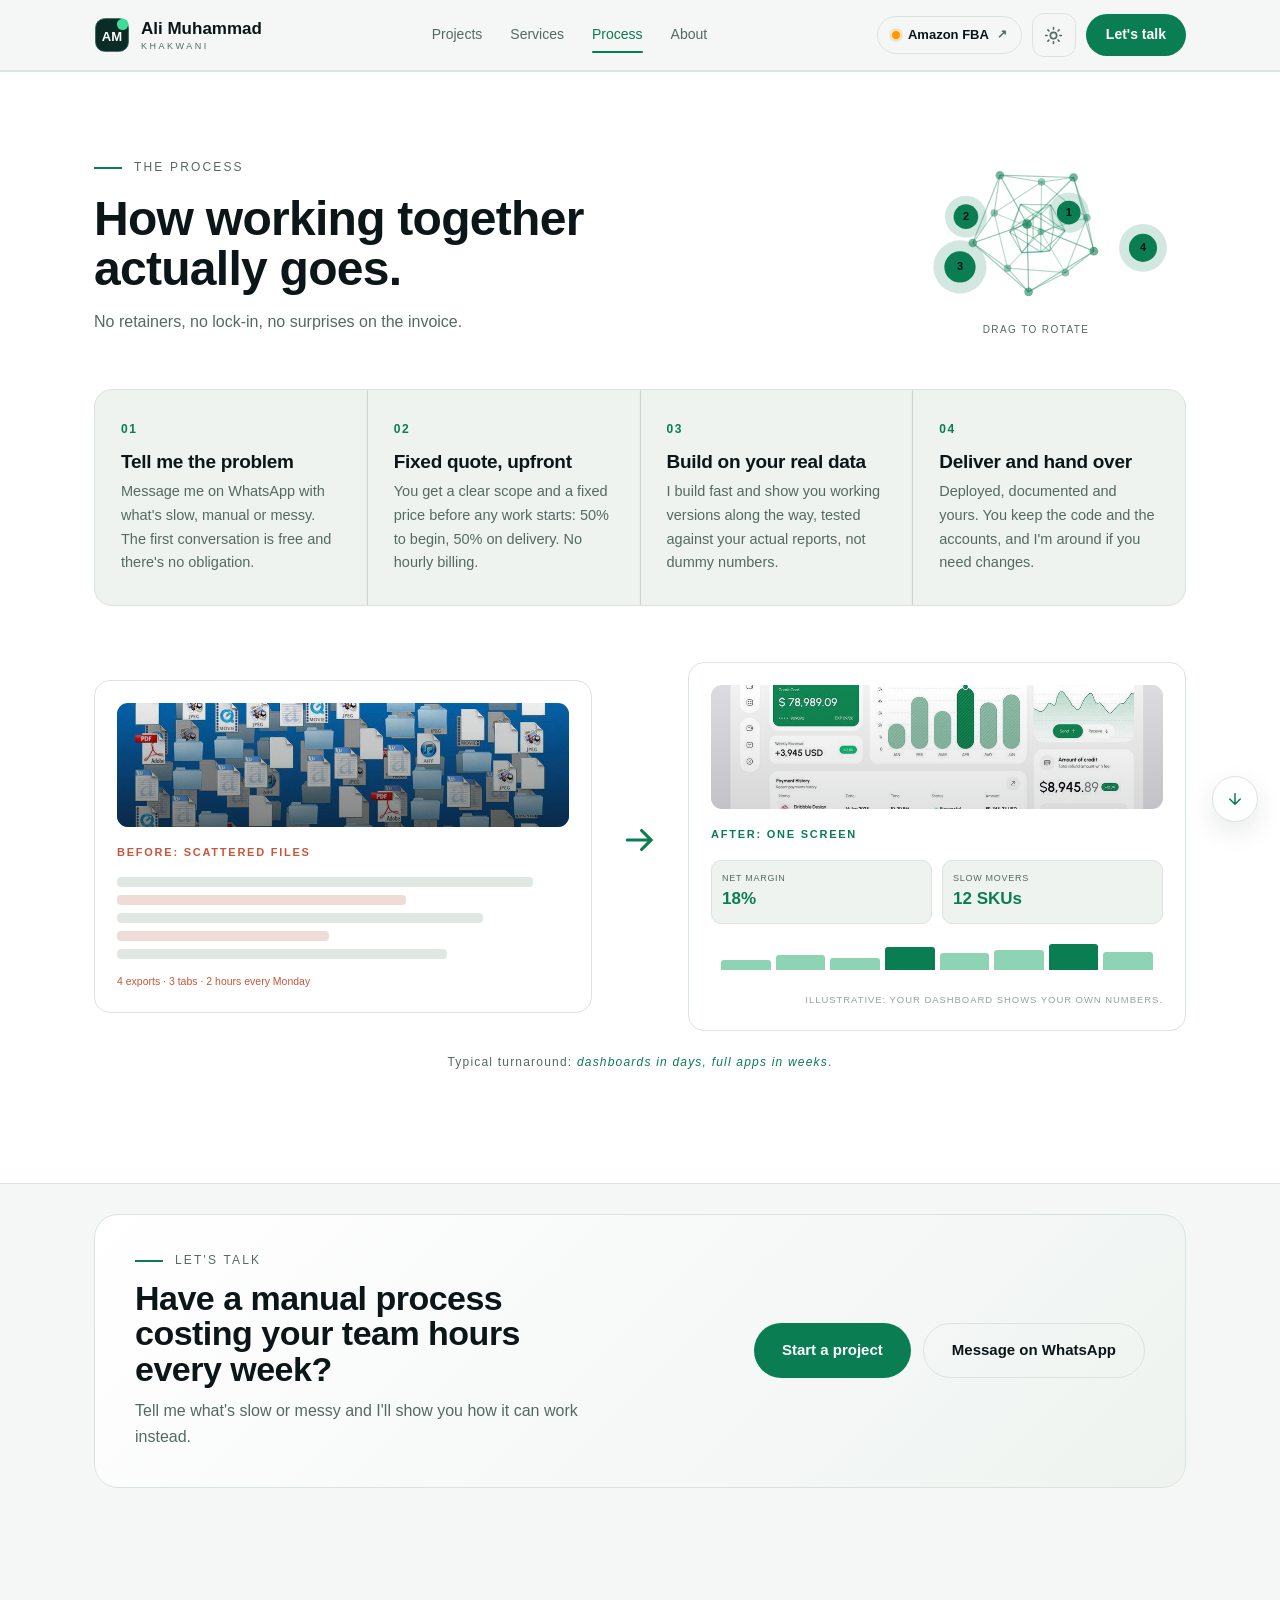
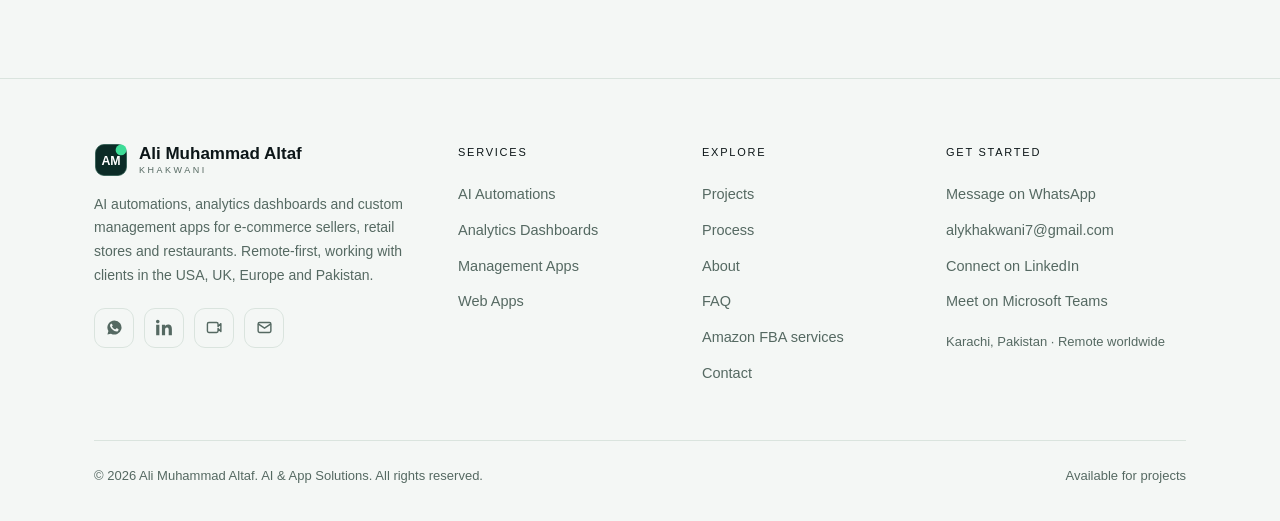
<file: process.html>
<!DOCTYPE html>
<html lang="en">
<head>
<meta charset="UTF-8">
<meta name="viewport" content="width=device-width, initial-scale=1.0">
<title>Process: How Working Together Goes | Ali Muhammad Altaf</title>
<meta name="description" content="How a project runs from the first message to delivery: a fixed quote upfront, working versions along the way, no retainers and no lock-in.">
<meta name="keywords" content="AI automation services, Amazon seller analytics dashboard, e-commerce analytics, retail store management app, restaurant management software, real estate agency software, multi-tenant real estate CRM, interactive web app development, Odoo developer, Power BI dashboards, custom business apps, remote developer, USA, UK, Europe, Pakistan">
<link rel="canonical" href="https://alikhakwani.com/process.html">
<meta name="robots" content="index, follow">
<meta http-equiv="Content-Security-Policy" content="default-src 'self'; script-src 'self' 'unsafe-inline'; style-src 'self' 'unsafe-inline' https://fonts.googleapis.com; font-src https://fonts.gstatic.com; img-src 'self' data:; connect-src https://*.supabase.co; object-src 'none'; base-uri 'self'; form-action 'none'; frame-src 'none'">
<meta name="referrer" content="strict-origin-when-cross-origin">
<meta name="theme-color" content="#051f20" id="themeColor">
<script src="config.js"></script>
<meta property="og:type" content="website">
<meta property="og:url" content="https://alikhakwani.com/process.html">
<meta property="og:title" content="Process: How Working Together Goes | Ali Muhammad Altaf">
<meta property="og:description" content="How a project runs from the first message to delivery: a fixed quote upfront, working versions along the way, no retainers and no lock-in.">
<meta property="og:site_name" content="Ali Muhammad Altaf">
<meta property="og:locale" content="en_US">
<meta property="og:image" content="https://alikhakwani.com/og-image.jpg?v=2">
<meta property="og:image:secure_url" content="https://alikhakwani.com/og-image.jpg?v=2">
<meta property="og:image:type" content="image/jpeg">
<meta property="og:image:width" content="1200">
<meta property="og:image:height" content="630">
<meta property="og:image:alt" content="Ali Muhammad Altaf: solve business problems with AI, automation and custom software">
<meta name="twitter:card" content="summary_large_image">
<meta name="twitter:title" content="Process: How Working Together Goes | Ali Muhammad Altaf">
<meta name="twitter:description" content="How a project runs from the first message to delivery: a fixed quote upfront, working versions along the way, no retainers and no lock-in.">
<meta name="twitter:image" content="https://alikhakwani.com/og-image.jpg?v=2">
<meta name="twitter:image:alt" content="Ali Muhammad Altaf, AI automations and custom software">
<link rel="icon" href="data:image/svg+xml,%3Csvg xmlns='http://www.w3.org/2000/svg' viewBox='0 0 44 44'%3E%3Crect x='2' y='2' width='40' height='40' rx='11' fill='%230f1b18'/%3E%3Crect x='28' y='2' width='14' height='14' rx='7' fill='%233ddc97'/%3E%3Ctext x='22' y='29' text-anchor='middle' font-family='sans-serif' font-weight='800' font-size='15' fill='white'%3EAM%3C/text%3E%3C/svg%3E">
<link rel="preconnect" href="https://fonts.googleapis.com">
<link rel="preconnect" href="https://fonts.gstatic.com" crossorigin>
<link href="https://fonts.googleapis.com/css2?family=Manrope:wght@400;500;600;700;800&display=swap" rel="stylesheet" media="print" onload="this.media='all'">
<noscript><link href="https://fonts.googleapis.com/css2?family=Manrope:wght@400;500;600;700;800&display=swap" rel="stylesheet"></noscript>
<link rel="stylesheet" href="styles.css">
<script>
(function(){try{
  var t=localStorage.getItem("theme");
  if(!t) t = window.matchMedia("(prefers-color-scheme: light)").matches ? "light" : "dark";
  document.documentElement.setAttribute("data-theme",t);
}catch(e){document.documentElement.setAttribute("data-theme","dark");}})();
</script>
</head>
<body>
<a class="skip-link" href="#main">Skip to content</a>
<div class="aurora" aria-hidden="true"></div>
<div class="grain" aria-hidden="true"></div>

<header>
  <div class="wrap nav">
    <a class="mark" href="index.html">
      <svg class="logo" viewBox="0 0 44 44" aria-hidden="true">
        <rect x="2" y="2" width="40" height="40" rx="11" fill="#0b2b26" stroke="#235347"/>
        <rect x="28" y="2" width="14" height="14" rx="7" fill="#3ddc97"/>
        <text x="22" y="29" text-anchor="middle" font-family="Bricolage Grotesque, sans-serif" font-weight="800" font-size="16" fill="#ffffff">AM</text>
      </svg>
      <span class="mark-name"><span data-shortname>Ali Muhammad</span><small class="mark-sub">Khakwani</small></span>
    </a>
    <nav class="nav-links" id="navLinks">
      <a href="projects.html">Projects</a>
      <a href="services.html">Services</a>
      <a href="process.html" aria-current="page">Process</a>
      <a href="about.html">About</a>
    </nav>
    <div class="nav-right">
      <a class="track-switch ts-az" href="amazon.html" title="Amazon FBA account management"><i class="ts-dot" aria-hidden="true"></i><span>Amazon FBA</span><b aria-hidden="true">&nearr;</b></a>
      <button class="theme-toggle" id="themeToggle" type="button" aria-label="Switch to light theme">
        <svg class="t-moon" viewBox="0 0 24 24" aria-hidden="true"><path d="M21 12.8A9 9 0 1 1 11.2 3a7 7 0 0 0 9.8 9.8z"/></svg>
        <svg class="t-sun" viewBox="0 0 24 24" aria-hidden="true"><circle cx="12" cy="12" r="4"/><path d="M12 2v2M12 20v2M4.9 4.9l1.4 1.4M17.7 17.7l1.4 1.4M2 12h2M20 12h2M4.9 19.1l1.4-1.4M17.7 6.3l1.4-1.4"/></svg>
      </button>
      <a class="nav-cta" href="contact.html">Let's talk</a>
      <button class="nav-burger" id="navBurger" type="button" aria-label="Open menu" aria-expanded="false" aria-controls="mobileMenu">
        <span></span><span></span><span></span>
      </button>
    </div>
  </div>
  <div class="mobile-menu" id="mobileMenu" hidden>
    <a href="index.html"><i>01</i>Home</a>
    <a href="projects.html"><i>02</i>Projects</a>
    <a href="services.html"><i>03</i>Services</a>
    <a href="process.html" aria-current="page"><i>04</i>Process</a>
    <a href="about.html"><i>05</i>About</a>
    <a class="mm-track" href="amazon.html"><i>&#9733;</i>Amazon FBA account management</a>
    <a class="mm-cta" href="contact.html">Let's talk</a>
  </div>
</header>

<main id="main">
<section id="process" class="method" style="padding-top:72px">
  <div class="wrap fx-obj-wrap">
    <div class="fx-obj-box" aria-hidden="true"><canvas id="fxObj" class="fx-obj"></canvas><span class="fx-obj-hint">Drag to rotate</span></div>
    <div class="sec-head reveal">
      <p class="eyebrow">The process</p>
      <h1>How working together actually goes.</h1>
      <p>No retainers, no lock-in, no surprises on the invoice.</p>
    </div>
    <div class="steps stagger reveal">
      <div class="step">
        <b>01</b>
        <h3>Tell me the problem</h3>
        <p>Message me on WhatsApp with what's slow, manual or messy. The first conversation is free and there's no obligation.</p>
      </div>
      <div class="step">
        <b>02</b>
        <h3>Fixed quote, upfront</h3>
        <p>You get a clear scope and a fixed price before any work starts: 50% to begin, 50% on delivery. No hourly billing.</p>
      </div>
      <div class="step">
        <b>03</b>
        <h3>Build on your real data</h3>
        <p>I build fast and show you working versions along the way, tested against your actual reports, not dummy numbers.</p>
      </div>
      <div class="step">
        <b>04</b>
        <h3>Deliver and hand over</h3>
        <p>Deployed, documented and yours. You keep the code and the accounts, and I'm around if you need changes.</p>
      </div>
    </div>
    <div class="ba reveal">
      <div class="ba-panel ba-before">
        <div class="ba-visual"><img src="assets/img-f1026091.jpg" alt="Cluttered desktop of scattered files and folders" loading="lazy" decoding="async"></div>
        <h4>Before: scattered files</h4>
        <div class="mess">
          <i></i><i></i><i></i><i></i><i></i>
          <span class="x">4 exports &middot; 3 tabs &middot; 2 hours every Monday</span>
        </div>
      </div>

      <div class="ba-arrow" aria-hidden="true">
        <svg viewBox="0 0 24 24"><path d="M4 12h14M13 6l6 6-6 6"/></svg>
      </div>

      <div class="ba-panel ba-after">
        <div class="ba-visual"><img src="assets/img-389c08e4.jpg" alt="Clean single-screen business dashboard" loading="lazy" decoding="async"></div>
        <h4>After: one screen</h4>
        <div class="tidy">
          <div class="cellk"><small>Net margin</small><b data-count="18" data-suffix="%">0%</b></div>
          <div class="cellk"><small>Slow movers</small><b data-count="12" data-suffix=" SKUs">0 SKUs</b></div>
          <div class="full">
            <i style="--h:38%"></i><i style="--h:56%"></i><i style="--h:44%"></i>
            <i class="hi" style="--h:82%"></i><i style="--h:61%"></i><i style="--h:73%"></i>
            <i class="hi" style="--h:94%"></i><i style="--h:67%"></i>
          </div>
        </div>
        <p class="ba-note">Illustrative: your dashboard shows your own numbers.</p>
      </div>
    </div>

    <p class="loop-note reveal">Typical turnaround: <em>dashboards in days, full apps in weeks</em>.</p>
  </div>
</section>

<!-- SERVICES -->

<section class="cta-band">
  <div class="wrap">
    <div class="cta-inner reveal">
      <div>
        <p class="eyebrow">Let's talk</p>
        <h2>Have a manual process costing your team hours every week?</h2>
        <p>Tell me what's slow or messy and I'll show you how it can work instead.</p>
      </div>
      <div class="cta-actions">
        <a class="btn btn-jade" href="contact.html">Start a project</a>
        <a class="btn btn-ghost" data-wa href="#">Message on WhatsApp</a>
      </div>
    </div>
  </div>
</section>

</main>
<footer>
  <div class="wrap">
    <div class="foot-grid">
      <div class="foot-brand">
        <a class="mark" href="index.html">
          <svg class="logo" viewBox="0 0 44 44" aria-hidden="true" style="width:34px;height:34px">
            <rect x="2" y="2" width="40" height="40" rx="11" fill="#0b2b26" stroke="#235347"/>
            <rect x="28" y="2" width="14" height="14" rx="7" fill="#3ddc97"/>
            <text x="22" y="29" text-anchor="middle" font-family="Bricolage Grotesque, sans-serif" font-weight="800" font-size="16" fill="#ffffff">AM</text>
          </svg>
          <span class="mark-name"><span data-name>Ali Muhammad Altaf</span><small class="mark-sub">Khakwani</small></span>
        </a>
        <p class="foot-blurb">AI automations, analytics dashboards and custom management apps for e-commerce sellers, retail stores and restaurants. Remote-first, working with clients in the USA, UK, Europe and Pakistan.</p>
        <div class="foot-social">
          <a data-wa href="#" aria-label="WhatsApp">
            <svg viewBox="0 0 24 24" fill="currentColor" aria-hidden="true"><path d="M12 2a10 10 0 0 0-8.6 15.1L2 22l5-1.3A10 10 0 1 0 12 2zm5.4 14.1c-.2.7-1.3 1.3-1.9 1.4-.5.1-1.1.1-1.8-.1-.4-.1-1-.3-1.7-.6-3-1.3-4.9-4.3-5.1-4.5-.1-.2-1.2-1.6-1.2-3s.7-2.1 1-2.4c.2-.3.5-.3.7-.3h.5c.2 0 .4 0 .6.4.2.5.7 1.8.8 1.9.1.1.1.3 0 .5-.1.2-.1.3-.3.5l-.4.5c-.1.1-.3.3-.1.6.2.3.8 1.3 1.7 2.1 1.2 1.1 2.2 1.4 2.5 1.5.3.1.5.1.7-.1.2-.2.8-.9 1-1.2.2-.3.4-.3.7-.2.3.1 1.7.8 2 1 .3.2.5.2.5.4.1.1.1.7-.2 1.6z"/></svg>
          </a>
          <a data-li href="#" target="_blank" rel="noopener" aria-label="LinkedIn">
            <svg viewBox="0 0 24 24" fill="currentColor" aria-hidden="true"><path d="M4.98 3.5C4.98 4.88 3.87 6 2.5 6S0 4.88 0 3.5 1.12 1 2.5 1s2.48 1.12 2.48 2.5zM.24 8.25h4.52V23H.24V8.25zM8.34 8.25h4.33v2.01h.06c.6-1.14 2.08-2.34 4.28-2.34 4.58 0 5.42 3.01 5.42 6.92V23h-4.51v-7.1c0-1.7-.03-3.88-2.37-3.88-2.37 0-2.73 1.85-2.73 3.76V23H8.34V8.25z"/></svg>
          </a>
          <a data-teams href="#" target="_blank" rel="noopener" aria-label="Microsoft Teams">
            <svg viewBox="0 0 24 24" fill="none" stroke="currentColor" stroke-width="2" stroke-linecap="round" stroke-linejoin="round" aria-hidden="true"><path d="M17 10.5V7a2 2 0 0 0-2-2H4a2 2 0 0 0-2 2v10a2 2 0 0 0 2 2h11a2 2 0 0 0 2-2v-3.5l4 4v-11z"/></svg>
          </a>
          <a href="mailto:alykhakwani7@gmail.com" aria-label="Email">
            <svg viewBox="0 0 24 24" fill="none" stroke="currentColor" stroke-width="2" aria-hidden="true"><rect x="3" y="5" width="18" height="14" rx="2"/><path d="M3 7l9 6 9-6"/></svg>
          </a>
        </div>
      </div>

      <div class="foot-col">
        <h4>Services</h4>
        <a href="services.html">AI Automations</a>
        <a href="services.html">Analytics Dashboards</a>
        <a href="services.html">Management Apps</a>
        <a href="services.html">Web Apps</a>
      </div>

      <div class="foot-col">
        <h4>Explore</h4>
        <a href="projects.html">Projects</a>
        <a href="process.html">Process</a>
        <a href="about.html">About</a>
        <a href="about.html#faq">FAQ</a>
        <a href="amazon.html">Amazon FBA services</a>
        <a href="contact.html">Contact</a>
      </div>

      <div class="foot-col">
        <h4>Get started</h4>
        <a data-wa href="#">Message on WhatsApp</a>
        <a href="mailto:alykhakwani7@gmail.com">alykhakwani7@gmail.com</a>
        <a data-li href="#" target="_blank" rel="noopener">Connect on LinkedIn</a>
        <a data-teams href="#" target="_blank" rel="noopener">Meet on Microsoft Teams</a>
        <p class="foot-loc">Karachi, Pakistan &middot; Remote worldwide</p>
      </div>
    </div>

    <div class="foot-bottom">
      <small>&copy; <span data-year></span> Ali Muhammad Altaf. AI &amp; App Solutions. All rights reserved.</small>
      <small class="foot-avail"><span class="dot-live" aria-hidden="true"></span> Available for projects</small>
    </div>
  </div>
</footer>

<div class="scroll-nav" aria-hidden="false">
  <button class="scroll-nav-btn" id="scrollDown" type="button" aria-label="Scroll to next section" title="Scroll down">
    <svg viewBox="0 0 24 24" aria-hidden="true"><path d="M12 5v14M5 12l7 7 7-7"/></svg>
  </button>
  <button class="scroll-nav-btn back-to-top" id="backToTop" type="button" aria-label="Back to top" title="Back to top">
    <svg viewBox="0 0 24 24" aria-hidden="true"><path d="M12 19V5M5 12l7-7 7 7"/></svg>
  </button>
</div>

<script src="app.js" defer></script>
</body>
</html>
</file>
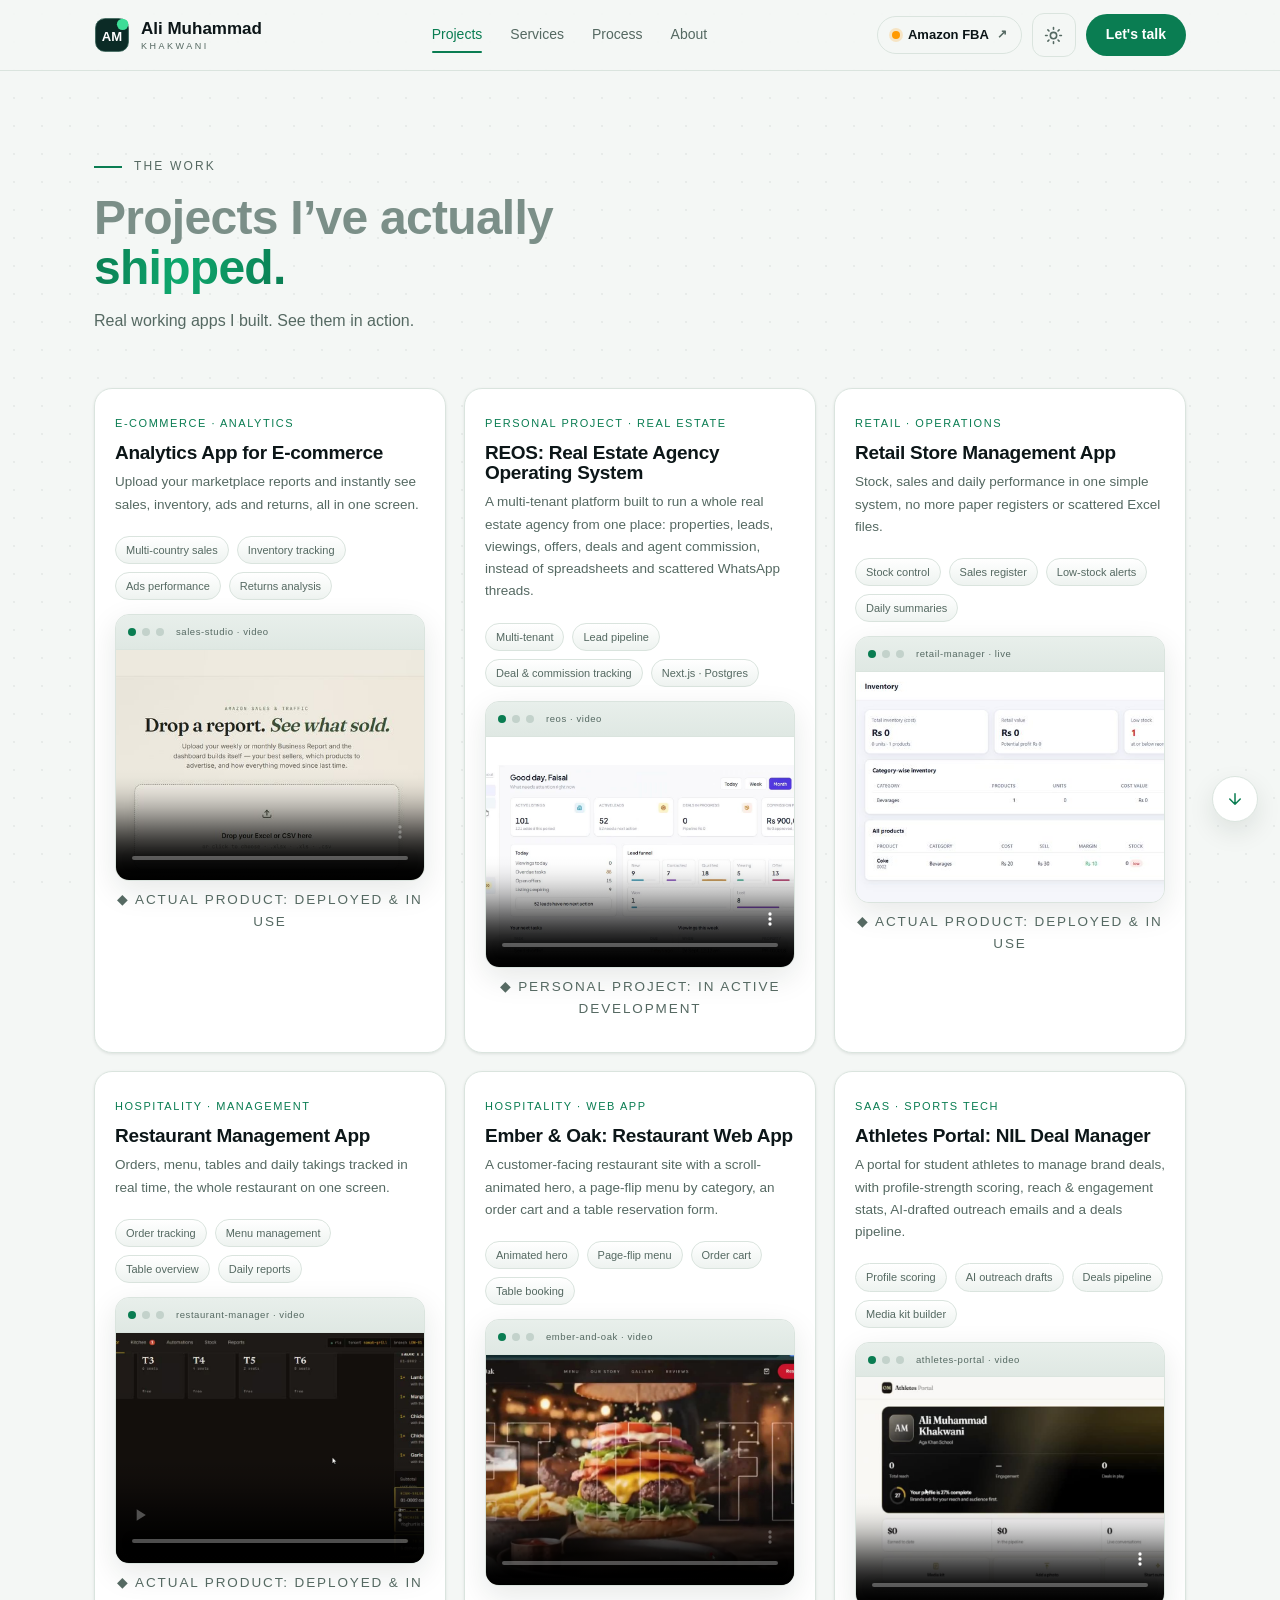
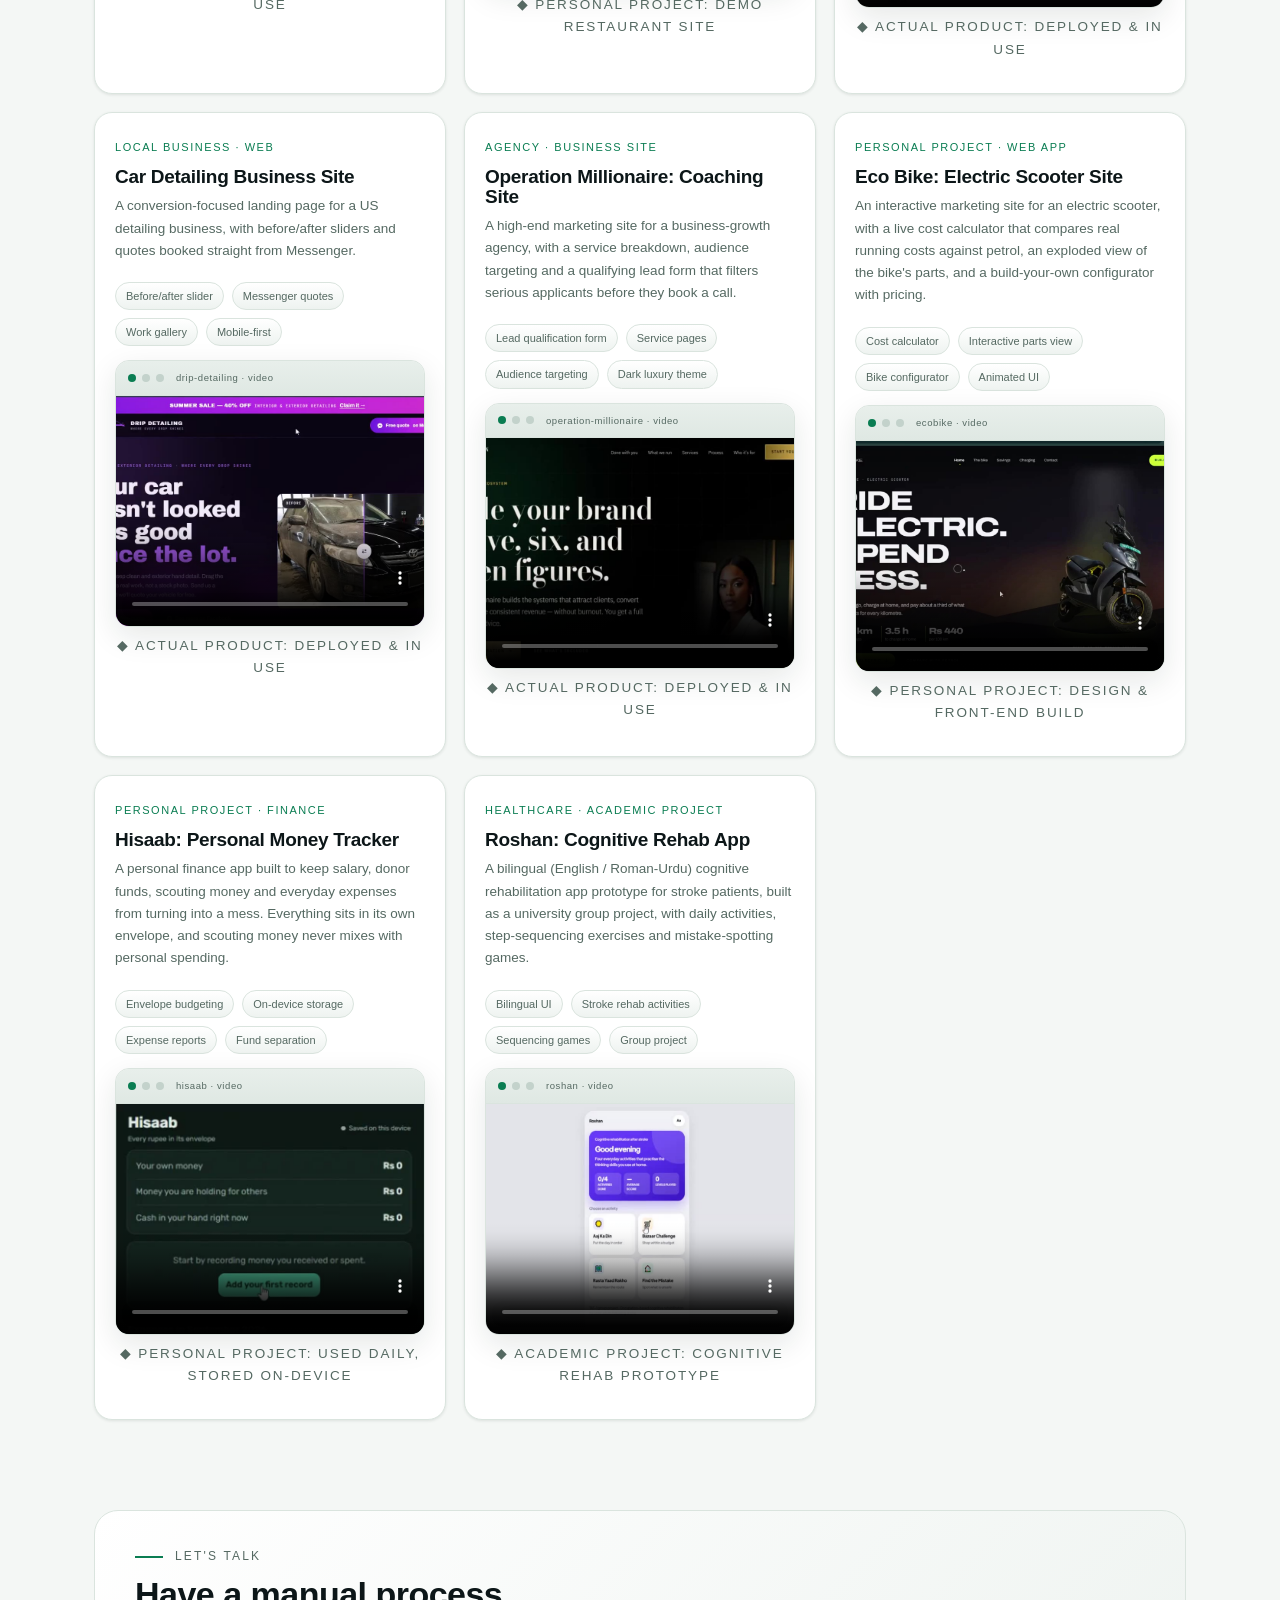
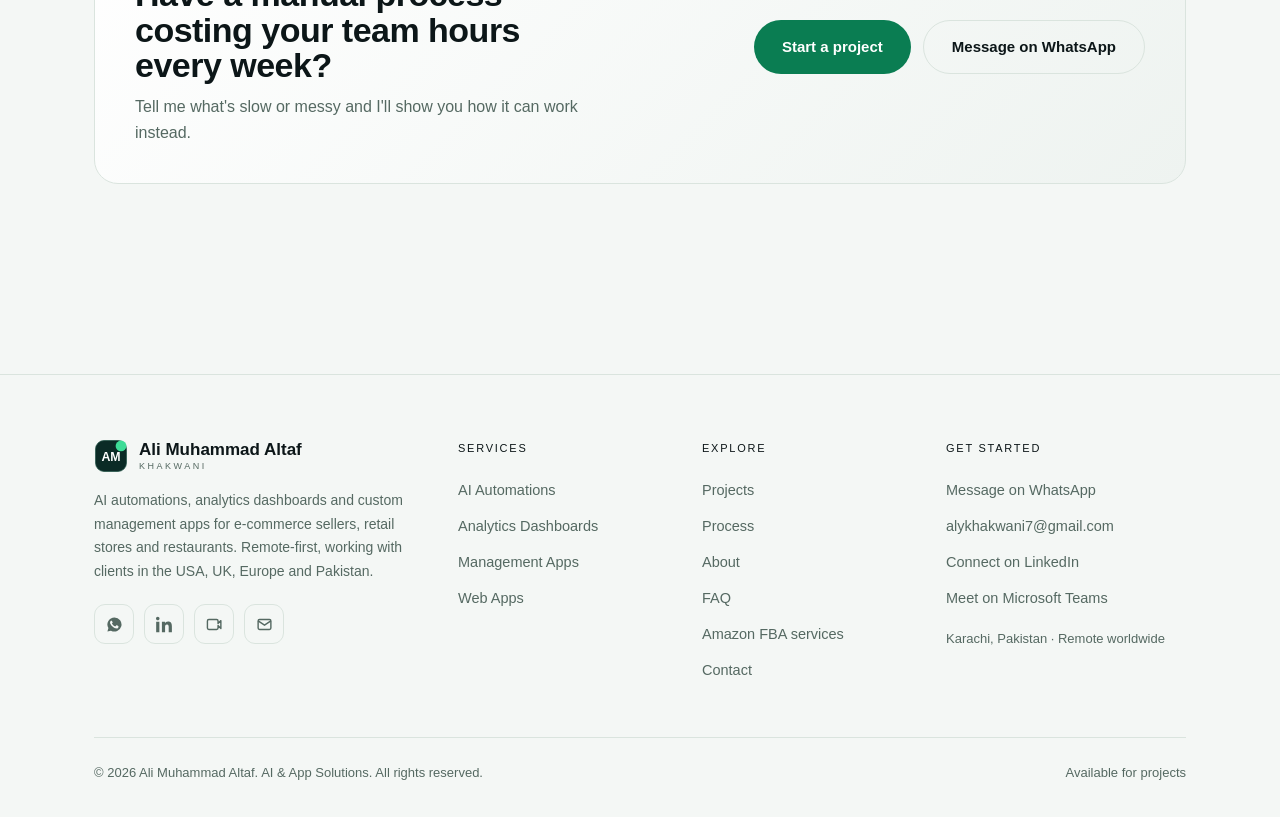
<file: projects.html>
<!DOCTYPE html>
<html lang="en">
<head>
<meta charset="UTF-8">
<meta name="viewport" content="width=device-width, initial-scale=1.0">
<title>Projects: Business Apps, Dashboards &amp; Automations | Ali Muhammad Altaf</title>
<meta name="description" content="Real working apps built by Ali Muhammad Altaf: e-commerce analytics, a real estate agency system, retail and restaurant managers, and more, each with a live demo.">
<meta name="keywords" content="AI automation services, Amazon seller analytics dashboard, e-commerce analytics, retail store management app, restaurant management software, real estate agency software, multi-tenant real estate CRM, interactive web app development, Odoo developer, Power BI dashboards, custom business apps, remote developer, USA, UK, Europe, Pakistan">
<link rel="canonical" href="https://alikhakwani.com/projects.html">
<meta name="robots" content="index, follow">
<meta http-equiv="Content-Security-Policy" content="default-src 'self'; script-src 'self' 'unsafe-inline'; style-src 'self' 'unsafe-inline' https://fonts.googleapis.com; font-src https://fonts.gstatic.com; img-src 'self' data:; connect-src https://*.supabase.co; object-src 'none'; base-uri 'self'; form-action 'none'; frame-src 'none'">
<meta name="referrer" content="strict-origin-when-cross-origin">
<meta name="theme-color" content="#051f20" id="themeColor">
<script src="config.js"></script>
<meta property="og:type" content="website">
<meta property="og:url" content="https://alikhakwani.com/projects.html">
<meta property="og:title" content="Projects: Business Apps, Dashboards &amp; Automations | Ali Muhammad Altaf">
<meta property="og:description" content="Real working apps built by Ali Muhammad Altaf: e-commerce analytics, a real estate agency system, retail and restaurant managers, and more, each with a live demo.">
<meta property="og:site_name" content="Ali Muhammad Altaf">
<meta property="og:locale" content="en_US">
<meta property="og:image" content="https://alikhakwani.com/og-image.jpg?v=2">
<meta property="og:image:secure_url" content="https://alikhakwani.com/og-image.jpg?v=2">
<meta property="og:image:type" content="image/jpeg">
<meta property="og:image:width" content="1200">
<meta property="og:image:height" content="630">
<meta property="og:image:alt" content="Ali Muhammad Altaf: solve business problems with AI, automation and custom software">
<meta name="twitter:card" content="summary_large_image">
<meta name="twitter:title" content="Projects: Business Apps, Dashboards &amp; Automations | Ali Muhammad Altaf">
<meta name="twitter:description" content="Real working apps built by Ali Muhammad Altaf: e-commerce analytics, a real estate agency system, retail and restaurant managers, and more, each with a live demo.">
<meta name="twitter:image" content="https://alikhakwani.com/og-image.jpg?v=2">
<meta name="twitter:image:alt" content="Ali Muhammad Altaf, AI automations and custom software">
<link rel="icon" href="data:image/svg+xml,%3Csvg xmlns='http://www.w3.org/2000/svg' viewBox='0 0 44 44'%3E%3Crect x='2' y='2' width='40' height='40' rx='11' fill='%230f1b18'/%3E%3Crect x='28' y='2' width='14' height='14' rx='7' fill='%233ddc97'/%3E%3Ctext x='22' y='29' text-anchor='middle' font-family='sans-serif' font-weight='800' font-size='15' fill='white'%3EAM%3C/text%3E%3C/svg%3E">
<link rel="preconnect" href="https://fonts.googleapis.com">
<link rel="preconnect" href="https://fonts.gstatic.com" crossorigin>
<link href="https://fonts.googleapis.com/css2?family=Manrope:wght@400;500;600;700;800&display=swap" rel="stylesheet" media="print" onload="this.media='all'">
<noscript><link href="https://fonts.googleapis.com/css2?family=Manrope:wght@400;500;600;700;800&display=swap" rel="stylesheet"></noscript>
<link rel="stylesheet" href="styles.css">
<script>
(function(){try{
  var t=localStorage.getItem("theme");
  if(!t) t = window.matchMedia("(prefers-color-scheme: light)").matches ? "light" : "dark";
  document.documentElement.setAttribute("data-theme",t);
}catch(e){document.documentElement.setAttribute("data-theme","dark");}})();
</script>
</head>
<body>
<a class="skip-link" href="#main">Skip to content</a>
<div class="aurora" aria-hidden="true"></div>
<div class="grain" aria-hidden="true"></div>

<header>
  <div class="wrap nav">
    <a class="mark" href="index.html">
      <svg class="logo" viewBox="0 0 44 44" aria-hidden="true">
        <rect x="2" y="2" width="40" height="40" rx="11" fill="#0b2b26" stroke="#235347"/>
        <rect x="28" y="2" width="14" height="14" rx="7" fill="#3ddc97"/>
        <text x="22" y="29" text-anchor="middle" font-family="Bricolage Grotesque, sans-serif" font-weight="800" font-size="16" fill="#ffffff">AM</text>
      </svg>
      <span class="mark-name"><span data-shortname>Ali Muhammad</span><small class="mark-sub">Khakwani</small></span>
    </a>
    <nav class="nav-links" id="navLinks">
      <a href="projects.html" aria-current="page">Projects</a>
      <a href="services.html">Services</a>
      <a href="process.html">Process</a>
      <a href="about.html">About</a>
    </nav>
    <div class="nav-right">
      <a class="track-switch ts-az" href="amazon.html" title="Amazon FBA account management"><i class="ts-dot" aria-hidden="true"></i><span>Amazon FBA</span><b aria-hidden="true">&nearr;</b></a>
      <button class="theme-toggle" id="themeToggle" type="button" aria-label="Switch to light theme">
        <svg class="t-moon" viewBox="0 0 24 24" aria-hidden="true"><path d="M21 12.8A9 9 0 1 1 11.2 3a7 7 0 0 0 9.8 9.8z"/></svg>
        <svg class="t-sun" viewBox="0 0 24 24" aria-hidden="true"><circle cx="12" cy="12" r="4"/><path d="M12 2v2M12 20v2M4.9 4.9l1.4 1.4M17.7 17.7l1.4 1.4M2 12h2M20 12h2M4.9 19.1l1.4-1.4M17.7 6.3l1.4-1.4"/></svg>
      </button>
      <a class="nav-cta" href="contact.html">Let's talk</a>
      <button class="nav-burger" id="navBurger" type="button" aria-label="Open menu" aria-expanded="false" aria-controls="mobileMenu">
        <span></span><span></span><span></span>
      </button>
    </div>
  </div>
  <div class="mobile-menu" id="mobileMenu" hidden>
    <a href="index.html"><i>01</i>Home</a>
    <a href="projects.html" aria-current="page"><i>02</i>Projects</a>
    <a href="services.html"><i>03</i>Services</a>
    <a href="process.html"><i>04</i>Process</a>
    <a href="about.html"><i>05</i>About</a>
    <a class="mm-track" href="amazon.html"><i>&#9733;</i>Amazon FBA account management</a>
    <a class="mm-cta" href="contact.html">Let's talk</a>
  </div>
</header>

<main id="main">
<section id="projects" style="padding-top:72px;padding-bottom:60px">
  <div class="wrap">
    <div class="sec-head reveal">
      <p class="eyebrow">The work</p>
      <h1><span class="dim">Projects I&rsquo;ve actually</span> <span class="glow">shipped.</span></h1>
      <p>Real working apps I built. See them in action.</p>
    </div>
    <div class="proj-grid stagger reveal">

      <article class="proj lit"><span class="lit-glow" aria-hidden="true"></span>
        <div>
          <span class="tag">E-commerce · Analytics</span>
          <h3>Analytics App for E-commerce</h3>
          <p>Upload your marketplace reports and instantly see sales, inventory, ads and returns, all in one screen.</p>
          <div class="chips"><span class="chip">Multi-country sales</span><span class="chip">Inventory tracking</span><span class="chip">Ads performance</span><span class="chip">Returns analysis</span></div>
        </div>
        <div>
          <div class="shot"><div class="tb"><i></i><i></i><i></i><small>sales-studio · video</small></div>
          <video id="salesVideo" aria-label="Sales Studio: e-commerce analytics dashboard demo" controls muted playsinline preload="metadata" poster="assets/img-4ecc94b3.jpg" style="display:block;width:100%">
            <source src="sales-demo.mp4" type="video/mp4">
          </video></div>
          <p class="shot-cap">◆ Actual product: deployed &amp; in use</p>
        </div>
      </article>
      <article class="proj lit"><span class="lit-glow" aria-hidden="true"></span>
        <div>
          <span class="tag">Personal Project &middot; Real Estate</span>
          <h3>REOS: Real Estate Agency Operating System</h3>
          <p>A multi-tenant platform built to run a whole real estate agency from one place: properties, leads, viewings, offers, deals and agent commission, instead of spreadsheets and scattered WhatsApp threads.</p>
          <div class="chips"><span class="chip">Multi-tenant</span><span class="chip">Lead pipeline</span><span class="chip">Deal &amp; commission tracking</span><span class="chip">Next.js &middot; Postgres</span></div>
        </div>
        <div>
          <div class="shot"><div class="tb"><i></i><i></i><i></i><small>reos &middot; video</small></div>
          <video id="reosVideo" aria-label="REOS: real estate agency operating system demo" controls muted playsinline preload="none" poster="reos-poster.jpg" style="display:block;width:100%">
            <source src="reos-demo.mp4" type="video/mp4">
          </video></div>
          <p class="shot-cap">&#9670; Personal project: in active development</p>
        </div>
      </article>
      <article class="proj lit"><span class="lit-glow" aria-hidden="true"></span>
        <div>
          <span class="tag">Retail · Operations</span>
          <h3>Retail Store Management App</h3>
          <p>Stock, sales and daily performance in one simple system, no more paper registers or scattered Excel files.</p>
          <div class="chips"><span class="chip">Stock control</span><span class="chip">Sales register</span><span class="chip">Low-stock alerts</span><span class="chip">Daily summaries</span></div>
        </div>
        <div>
          <div class="shot"><div class="tb"><i></i><i></i><i></i><small>retail-manager · live</small></div><img src="assets/img-84bba74e.jpg" width="820" height="380" alt="Retail Manager: inventory and shop dashboard" loading="lazy"></div>
          <p class="shot-cap">◆ Actual product: deployed &amp; in use</p>
        </div>
      </article>
      <article class="proj lit"><span class="lit-glow" aria-hidden="true"></span>
        <div>
          <span class="tag">Hospitality · Management</span>
          <h3>Restaurant Management App</h3>
          <p>Orders, menu, tables and daily takings tracked in real time, the whole restaurant on one screen.</p>
          <div class="chips"><span class="chip">Order tracking</span><span class="chip">Menu management</span><span class="chip">Table overview</span><span class="chip">Daily reports</span></div>
        </div>
        <div>
          <div class="shot"><div class="tb"><i></i><i></i><i></i><small>restaurant-manager · video</small></div>
          <video id="restaurantVideo" aria-label="Restaurant Manager: multi-branch dashboard demo" controls muted playsinline preload="metadata" poster="restaurant-poster.jpg" style="display:block;width:100%">
            <source src="restaurant-demo.mp4" type="video/mp4">
          </video></div>
          <p class="shot-cap">◆ Actual product: deployed &amp; in use</p>
        </div>
      </article>
      <article class="proj lit"><span class="lit-glow" aria-hidden="true"></span>
        <div>
          <span class="tag">Hospitality &middot; Web App</span>
          <h3>Ember &amp; Oak: Restaurant Web App</h3>
          <p>A customer-facing restaurant site with a scroll-animated hero, a page-flip menu by category, an order cart and a table reservation form.</p>
          <div class="chips"><span class="chip">Animated hero</span><span class="chip">Page-flip menu</span><span class="chip">Order cart</span><span class="chip">Table booking</span></div>
        </div>
        <div>
          <div class="shot"><div class="tb"><i></i><i></i><i></i><small>ember-and-oak &middot; video</small></div>
          <video id="emberoakVideo" aria-label="Ember &amp; Oak: restaurant web application demo" controls muted playsinline preload="metadata" poster="emberoak-poster.jpg" style="display:block;width:100%">
            <source src="emberoak-demo.mp4" type="video/mp4">
          </video></div>
          <p class="shot-cap">&#9670; Personal project: demo restaurant site</p>
        </div>
      </article>

      <article class="proj lit"><span class="lit-glow" aria-hidden="true"></span>
        <div>
          <span class="tag">SaaS · Sports Tech</span>
          <h3>Athletes Portal: NIL Deal Manager</h3>
          <p>A portal for student athletes to manage brand deals, with profile-strength scoring, reach &amp; engagement stats, AI-drafted outreach emails and a deals pipeline.</p>
          <div class="chips"><span class="chip">Profile scoring</span><span class="chip">AI outreach drafts</span><span class="chip">Deals pipeline</span><span class="chip">Media kit builder</span></div>
        </div>
        <div>
          <div class="shot"><div class="tb"><i></i><i></i><i></i><small>athletes-portal · video</small></div>
          <video id="athletesVideo" aria-label="Athletes Portal: NIL deal manager demo" controls muted playsinline preload="none" poster="athletes-poster.jpg" style="display:block;width:100%">
            <source src="athletes-demo.mp4" type="video/mp4">
          </video></div>
          <p class="shot-cap">◆ Actual product: deployed &amp; in use</p>
        </div>
      </article>
      <article class="proj lit"><span class="lit-glow" aria-hidden="true"></span>
        <div>
          <span class="tag">Local business · Web</span>
          <h3>Car Detailing Business Site</h3>
          <p>A conversion-focused landing page for a US detailing business, with before/after sliders and quotes booked straight from Messenger.</p>
          <div class="chips"><span class="chip">Before/after slider</span><span class="chip">Messenger quotes</span><span class="chip">Work gallery</span><span class="chip">Mobile-first</span></div>
        </div>
        <div>
          <div class="shot"><div class="tb"><i></i><i></i><i></i><small>drip-detailing · video</small></div>
          <video id="detailingVideo" aria-label="Drip Detailing: car detailing landing page demo" controls muted playsinline preload="none" poster="detailing-poster.jpg" style="display:block;width:100%">
            <source src="detailing-demo.mp4" type="video/mp4">
          </video></div>
          <p class="shot-cap">◆ Actual product: deployed &amp; in use</p>
        </div>
      </article>
      <article class="proj lit"><span class="lit-glow" aria-hidden="true"></span>
        <div>
          <span class="tag">Agency · Business Site</span>
          <h3>Operation Millionaire: Coaching Site</h3>
          <p>A high-end marketing site for a business-growth agency, with a service breakdown, audience targeting and a qualifying lead form that filters serious applicants before they book a call.</p>
          <div class="chips"><span class="chip">Lead qualification form</span><span class="chip">Service pages</span><span class="chip">Audience targeting</span><span class="chip">Dark luxury theme</span></div>
        </div>
        <div>
          <div class="shot"><div class="tb"><i></i><i></i><i></i><small>operation-millionaire · video</small></div>
          <video id="opmillionaireVideo" aria-label="Operation Millionaire: coaching business site demo" controls muted playsinline preload="none" poster="opmillionaire-poster.jpg" style="display:block;width:100%">
            <source src="opmillionaire-demo.mp4" type="video/mp4">
          </video></div>
          <p class="shot-cap">◆ Actual product: deployed &amp; in use</p>
        </div>
      </article>
      <article class="proj lit"><span class="lit-glow" aria-hidden="true"></span>
        <div>
          <span class="tag">Personal Project &middot; Web App</span>
          <h3>Eco Bike: Electric Scooter Site</h3>
          <p>An interactive marketing site for an electric scooter, with a live cost calculator that compares real running costs against petrol, an exploded view of the bike's parts, and a build-your-own configurator with pricing.</p>
          <div class="chips"><span class="chip">Cost calculator</span><span class="chip">Interactive parts view</span><span class="chip">Bike configurator</span><span class="chip">Animated UI</span></div>
        </div>
        <div>
          <div class="shot"><div class="tb"><i></i><i></i><i></i><small>ecobike &middot; video</small></div>
          <video id="ecobikeVideo" aria-label="Eco Bike: electric scooter marketing site demo" controls muted playsinline preload="none" poster="ecobike-poster.jpg" style="display:block;width:100%">
            <source src="ecobike-demo.mp4" type="video/mp4">
          </video></div>
          <p class="shot-cap">&#9670; Personal project: design &amp; front-end build</p>
        </div>
      </article>
      <article class="proj lit"><span class="lit-glow" aria-hidden="true"></span>
        <div>
          <span class="tag">Personal Project · Finance</span>
          <h3>Hisaab: Personal Money Tracker</h3>
          <p>A personal finance app built to keep salary, donor funds, scouting money and everyday expenses from turning into a mess. Everything sits in its own envelope, and scouting money never mixes with personal spending.</p>
          <div class="chips"><span class="chip">Envelope budgeting</span><span class="chip">On-device storage</span><span class="chip">Expense reports</span><span class="chip">Fund separation</span></div>
        </div>
        <div>
          <div class="shot"><div class="tb"><i></i><i></i><i></i><small>hisaab · video</small></div>
          <video id="hisaabVideo" aria-label="Hisaab: personal finance and envelope budgeting app demo" controls muted playsinline preload="none" poster="hisaab-poster.jpg" style="display:block;width:100%">
            <source src="hisaab-demo.mp4" type="video/mp4">
          </video></div>
          <p class="shot-cap">◆ Personal project: used daily, stored on-device</p>
        </div>
      </article>
      <article class="proj lit"><span class="lit-glow" aria-hidden="true"></span>
        <div>
          <span class="tag">Healthcare · Academic Project</span>
          <h3>Roshan: Cognitive Rehab App</h3>
          <p>A bilingual (English / Roman-Urdu) cognitive rehabilitation app prototype for stroke patients, built as a university group project, with daily activities, step-sequencing exercises and mistake-spotting games.</p>
          <div class="chips"><span class="chip">Bilingual UI</span><span class="chip">Stroke rehab activities</span><span class="chip">Sequencing games</span><span class="chip">Group project</span></div>
        </div>
        <div>
          <div class="shot"><div class="tb"><i></i><i></i><i></i><small>roshan · video</small></div>
          <video id="roshanVideo" aria-label="Roshan: bilingual cognitive rehabilitation app demo" controls muted playsinline preload="none" poster="roshan-poster.jpg" style="display:block;width:100%">
            <source src="roshan-demo.mp4" type="video/mp4">
          </video></div>
          <p class="shot-cap">◆ Academic project: cognitive rehab prototype</p>
        </div>
      </article>

    </div>
    <p class="proj-scroll-hint"><svg viewBox="0 0 24 24"><path d="M5 12h14M13 6l6 6-6 6"/></svg> Swipe for more projects</p>
  </div>
</section>





<!-- STATS -->

<section class="cta-band">
  <div class="wrap">
    <div class="cta-inner reveal">
      <div>
        <p class="eyebrow">Let's talk</p>
        <h2>Have a manual process costing your team hours every week?</h2>
        <p>Tell me what's slow or messy and I'll show you how it can work instead.</p>
      </div>
      <div class="cta-actions">
        <a class="btn btn-jade" href="contact.html">Start a project</a>
        <a class="btn btn-ghost" data-wa href="#">Message on WhatsApp</a>
      </div>
    </div>
  </div>
</section>

</main>
<footer>
  <div class="wrap">
    <div class="foot-grid">
      <div class="foot-brand">
        <a class="mark" href="index.html">
          <svg class="logo" viewBox="0 0 44 44" aria-hidden="true" style="width:34px;height:34px">
            <rect x="2" y="2" width="40" height="40" rx="11" fill="#0b2b26" stroke="#235347"/>
            <rect x="28" y="2" width="14" height="14" rx="7" fill="#3ddc97"/>
            <text x="22" y="29" text-anchor="middle" font-family="Bricolage Grotesque, sans-serif" font-weight="800" font-size="16" fill="#ffffff">AM</text>
          </svg>
          <span class="mark-name"><span data-name>Ali Muhammad Altaf</span><small class="mark-sub">Khakwani</small></span>
        </a>
        <p class="foot-blurb">AI automations, analytics dashboards and custom management apps for e-commerce sellers, retail stores and restaurants. Remote-first, working with clients in the USA, UK, Europe and Pakistan.</p>
        <div class="foot-social">
          <a data-wa href="#" aria-label="WhatsApp">
            <svg viewBox="0 0 24 24" fill="currentColor" aria-hidden="true"><path d="M12 2a10 10 0 0 0-8.6 15.1L2 22l5-1.3A10 10 0 1 0 12 2zm5.4 14.1c-.2.7-1.3 1.3-1.9 1.4-.5.1-1.1.1-1.8-.1-.4-.1-1-.3-1.7-.6-3-1.3-4.9-4.3-5.1-4.5-.1-.2-1.2-1.6-1.2-3s.7-2.1 1-2.4c.2-.3.5-.3.7-.3h.5c.2 0 .4 0 .6.4.2.5.7 1.8.8 1.9.1.1.1.3 0 .5-.1.2-.1.3-.3.5l-.4.5c-.1.1-.3.3-.1.6.2.3.8 1.3 1.7 2.1 1.2 1.1 2.2 1.4 2.5 1.5.3.1.5.1.7-.1.2-.2.8-.9 1-1.2.2-.3.4-.3.7-.2.3.1 1.7.8 2 1 .3.2.5.2.5.4.1.1.1.7-.2 1.6z"/></svg>
          </a>
          <a data-li href="#" target="_blank" rel="noopener" aria-label="LinkedIn">
            <svg viewBox="0 0 24 24" fill="currentColor" aria-hidden="true"><path d="M4.98 3.5C4.98 4.88 3.87 6 2.5 6S0 4.88 0 3.5 1.12 1 2.5 1s2.48 1.12 2.48 2.5zM.24 8.25h4.52V23H.24V8.25zM8.34 8.25h4.33v2.01h.06c.6-1.14 2.08-2.34 4.28-2.34 4.58 0 5.42 3.01 5.42 6.92V23h-4.51v-7.1c0-1.7-.03-3.88-2.37-3.88-2.37 0-2.73 1.85-2.73 3.76V23H8.34V8.25z"/></svg>
          </a>
          <a data-teams href="#" target="_blank" rel="noopener" aria-label="Microsoft Teams">
            <svg viewBox="0 0 24 24" fill="none" stroke="currentColor" stroke-width="2" stroke-linecap="round" stroke-linejoin="round" aria-hidden="true"><path d="M17 10.5V7a2 2 0 0 0-2-2H4a2 2 0 0 0-2 2v10a2 2 0 0 0 2 2h11a2 2 0 0 0 2-2v-3.5l4 4v-11z"/></svg>
          </a>
          <a href="mailto:alykhakwani7@gmail.com" aria-label="Email">
            <svg viewBox="0 0 24 24" fill="none" stroke="currentColor" stroke-width="2" aria-hidden="true"><rect x="3" y="5" width="18" height="14" rx="2"/><path d="M3 7l9 6 9-6"/></svg>
          </a>
        </div>
      </div>

      <div class="foot-col">
        <h4>Services</h4>
        <a href="services.html">AI Automations</a>
        <a href="services.html">Analytics Dashboards</a>
        <a href="services.html">Management Apps</a>
        <a href="services.html">Web Apps</a>
      </div>

      <div class="foot-col">
        <h4>Explore</h4>
        <a href="projects.html">Projects</a>
        <a href="process.html">Process</a>
        <a href="about.html">About</a>
        <a href="about.html#faq">FAQ</a>
        <a href="amazon.html">Amazon FBA services</a>
        <a href="contact.html">Contact</a>
      </div>

      <div class="foot-col">
        <h4>Get started</h4>
        <a data-wa href="#">Message on WhatsApp</a>
        <a href="mailto:alykhakwani7@gmail.com">alykhakwani7@gmail.com</a>
        <a data-li href="#" target="_blank" rel="noopener">Connect on LinkedIn</a>
        <a data-teams href="#" target="_blank" rel="noopener">Meet on Microsoft Teams</a>
        <p class="foot-loc">Karachi, Pakistan &middot; Remote worldwide</p>
      </div>
    </div>

    <div class="foot-bottom">
      <small>&copy; <span data-year></span> Ali Muhammad Altaf. AI &amp; App Solutions. All rights reserved.</small>
      <small class="foot-avail"><span class="dot-live" aria-hidden="true"></span> Available for projects</small>
    </div>
  </div>
</footer>

<div class="scroll-nav" aria-hidden="false">
  <button class="scroll-nav-btn" id="scrollDown" type="button" aria-label="Scroll to next section" title="Scroll down">
    <svg viewBox="0 0 24 24" aria-hidden="true"><path d="M12 5v14M5 12l7 7 7-7"/></svg>
  </button>
  <button class="scroll-nav-btn back-to-top" id="backToTop" type="button" aria-label="Back to top" title="Back to top">
    <svg viewBox="0 0 24 24" aria-hidden="true"><path d="M12 19V5M5 12l7-7 7 7"/></svg>
  </button>
</div>

<script src="app.js" defer></script>
</body>
</html>
</file>
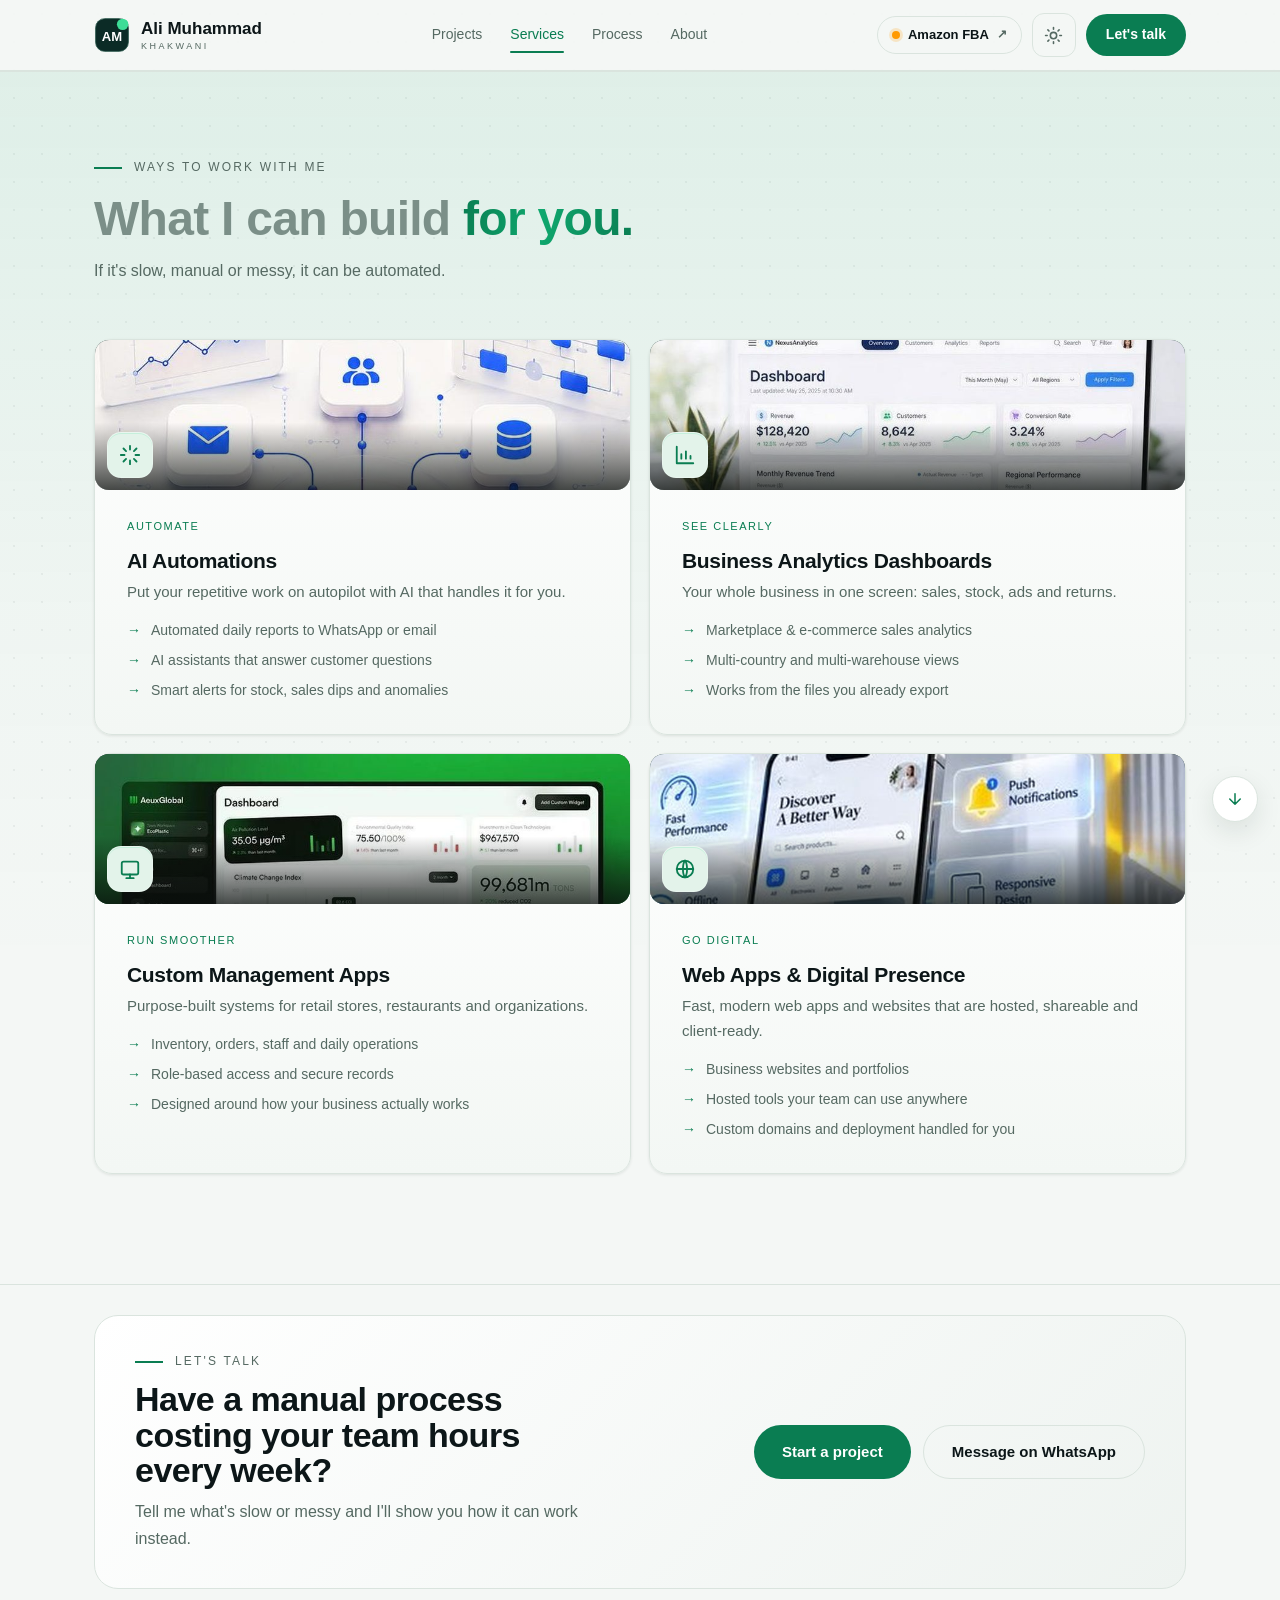
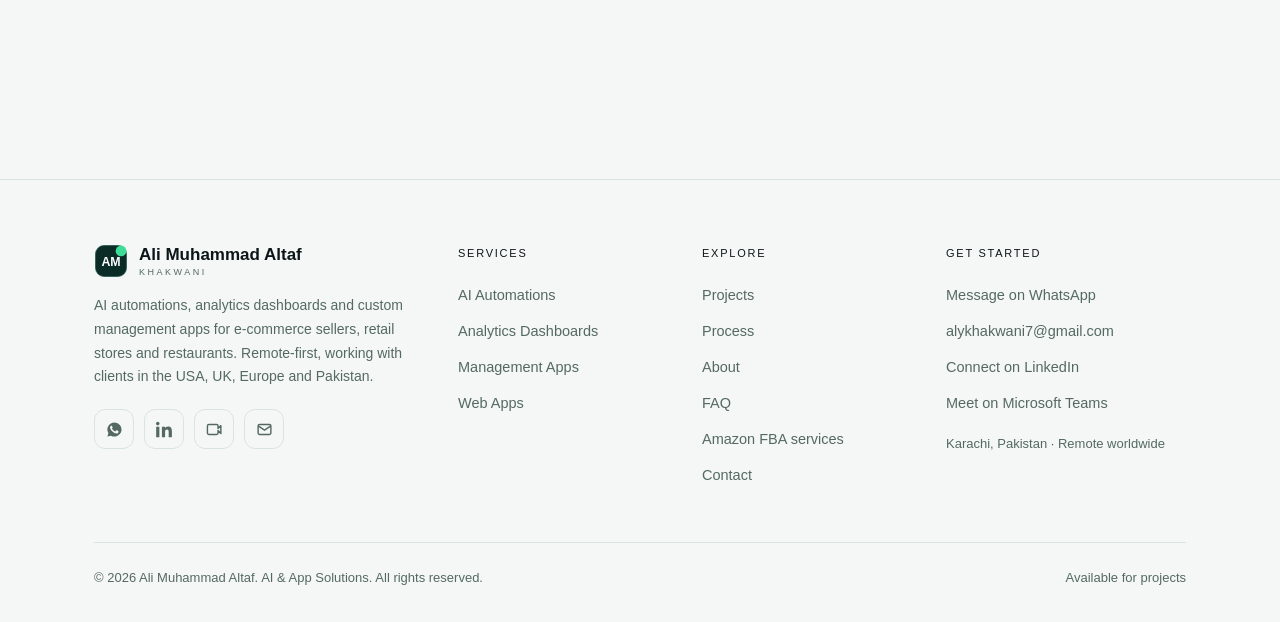
<file: services.html>
<!DOCTYPE html>
<html lang="en">
<head>
<meta charset="UTF-8">
<meta name="viewport" content="width=device-width, initial-scale=1.0">
<title>Services: AI Automation, Analytics Dashboards &amp; Custom Apps | Ali Muhammad Altaf</title>
<meta name="description" content="AI automations, business analytics dashboards, management apps and web apps for e-commerce sellers, retail stores and restaurants. Fixed-price and remote-first.">
<meta name="keywords" content="AI automation services, Amazon seller analytics dashboard, e-commerce analytics, retail store management app, restaurant management software, real estate agency software, multi-tenant real estate CRM, interactive web app development, Odoo developer, Power BI dashboards, custom business apps, remote developer, USA, UK, Europe, Pakistan">
<link rel="canonical" href="https://alikhakwani.com/services.html">
<meta name="robots" content="index, follow">
<meta http-equiv="Content-Security-Policy" content="default-src 'self'; script-src 'self' 'unsafe-inline'; style-src 'self' 'unsafe-inline' https://fonts.googleapis.com; font-src https://fonts.gstatic.com; img-src 'self' data:; connect-src https://*.supabase.co; object-src 'none'; base-uri 'self'; form-action 'none'; frame-src 'none'">
<meta name="referrer" content="strict-origin-when-cross-origin">
<meta name="theme-color" content="#051f20" id="themeColor">
<script src="config.js"></script>
<meta property="og:type" content="website">
<meta property="og:url" content="https://alikhakwani.com/services.html">
<meta property="og:title" content="Services: AI Automation, Analytics Dashboards &amp; Custom Apps | Ali Muhammad Altaf">
<meta property="og:description" content="AI automations, business analytics dashboards, management apps and web apps for e-commerce sellers, retail stores and restaurants. Fixed-price and remote-first.">
<meta property="og:site_name" content="Ali Muhammad Altaf">
<meta property="og:locale" content="en_US">
<meta property="og:image" content="https://alikhakwani.com/og-image.jpg?v=2">
<meta property="og:image:secure_url" content="https://alikhakwani.com/og-image.jpg?v=2">
<meta property="og:image:type" content="image/jpeg">
<meta property="og:image:width" content="1200">
<meta property="og:image:height" content="630">
<meta property="og:image:alt" content="Ali Muhammad Altaf: solve business problems with AI, automation and custom software">
<meta name="twitter:card" content="summary_large_image">
<meta name="twitter:title" content="Services: AI Automation, Analytics Dashboards &amp; Custom Apps | Ali Muhammad Altaf">
<meta name="twitter:description" content="AI automations, business analytics dashboards, management apps and web apps for e-commerce sellers, retail stores and restaurants. Fixed-price and remote-first.">
<meta name="twitter:image" content="https://alikhakwani.com/og-image.jpg?v=2">
<meta name="twitter:image:alt" content="Ali Muhammad Altaf, AI automations and custom software">
<link rel="icon" href="data:image/svg+xml,%3Csvg xmlns='http://www.w3.org/2000/svg' viewBox='0 0 44 44'%3E%3Crect x='2' y='2' width='40' height='40' rx='11' fill='%230f1b18'/%3E%3Crect x='28' y='2' width='14' height='14' rx='7' fill='%233ddc97'/%3E%3Ctext x='22' y='29' text-anchor='middle' font-family='sans-serif' font-weight='800' font-size='15' fill='white'%3EAM%3C/text%3E%3C/svg%3E">
<link rel="preconnect" href="https://fonts.googleapis.com">
<link rel="preconnect" href="https://fonts.gstatic.com" crossorigin>
<link href="https://fonts.googleapis.com/css2?family=Manrope:wght@400;500;600;700;800&display=swap" rel="stylesheet" media="print" onload="this.media='all'">
<noscript><link href="https://fonts.googleapis.com/css2?family=Manrope:wght@400;500;600;700;800&display=swap" rel="stylesheet"></noscript>
<link rel="stylesheet" href="styles.css">
<script>
(function(){try{
  var t=localStorage.getItem("theme");
  if(!t) t = window.matchMedia("(prefers-color-scheme: light)").matches ? "light" : "dark";
  document.documentElement.setAttribute("data-theme",t);
}catch(e){document.documentElement.setAttribute("data-theme","dark");}})();
</script>
</head>
<body>
<a class="skip-link" href="#main">Skip to content</a>
<div class="aurora" aria-hidden="true"></div>
<div class="grain" aria-hidden="true"></div>

<header>
  <div class="wrap nav">
    <a class="mark" href="index.html">
      <svg class="logo" viewBox="0 0 44 44" aria-hidden="true">
        <rect x="2" y="2" width="40" height="40" rx="11" fill="#0b2b26" stroke="#235347"/>
        <rect x="28" y="2" width="14" height="14" rx="7" fill="#3ddc97"/>
        <text x="22" y="29" text-anchor="middle" font-family="Bricolage Grotesque, sans-serif" font-weight="800" font-size="16" fill="#ffffff">AM</text>
      </svg>
      <span class="mark-name"><span data-shortname>Ali Muhammad</span><small class="mark-sub">Khakwani</small></span>
    </a>
    <nav class="nav-links" id="navLinks">
      <a href="projects.html">Projects</a>
      <a href="services.html" aria-current="page">Services</a>
      <a href="process.html">Process</a>
      <a href="about.html">About</a>
    </nav>
    <div class="nav-right">
      <a class="track-switch ts-az" href="amazon.html" title="Amazon FBA account management"><i class="ts-dot" aria-hidden="true"></i><span>Amazon FBA</span><b aria-hidden="true">&nearr;</b></a>
      <button class="theme-toggle" id="themeToggle" type="button" aria-label="Switch to light theme">
        <svg class="t-moon" viewBox="0 0 24 24" aria-hidden="true"><path d="M21 12.8A9 9 0 1 1 11.2 3a7 7 0 0 0 9.8 9.8z"/></svg>
        <svg class="t-sun" viewBox="0 0 24 24" aria-hidden="true"><circle cx="12" cy="12" r="4"/><path d="M12 2v2M12 20v2M4.9 4.9l1.4 1.4M17.7 17.7l1.4 1.4M2 12h2M20 12h2M4.9 19.1l1.4-1.4M17.7 6.3l1.4-1.4"/></svg>
      </button>
      <a class="nav-cta" href="contact.html">Let's talk</a>
      <button class="nav-burger" id="navBurger" type="button" aria-label="Open menu" aria-expanded="false" aria-controls="mobileMenu">
        <span></span><span></span><span></span>
      </button>
    </div>
  </div>
  <div class="mobile-menu" id="mobileMenu" hidden>
    <a href="index.html"><i>01</i>Home</a>
    <a href="projects.html"><i>02</i>Projects</a>
    <a href="services.html" aria-current="page"><i>03</i>Services</a>
    <a href="process.html"><i>04</i>Process</a>
    <a href="about.html"><i>05</i>About</a>
    <a class="mm-track" href="amazon.html"><i>&#9733;</i>Amazon FBA account management</a>
    <a class="mm-cta" href="contact.html">Let's talk</a>
  </div>
</header>

<main id="main">
<section id="services" style="padding-top:72px">
  <div class="wrap">
    <div class="sec-head reveal">
      <p class="eyebrow">Ways to work with me</p>
      <h1><span class="dim">What I can build</span> <span class="glow">for you.</span></h1>
      <p>If it's slow, manual or messy, it can be automated.</p>
    </div>
    <div class="svc-grid stagger reveal">
      <div class="svc lit"><span class="lit-glow" aria-hidden="true"></span><div class="svc-visual svc-visual--a"><img src="assets/img-815fc87c.jpg" alt="Illustration of AI automation connecting email, team, reports and data" loading="lazy" decoding="async"><div class="ic"><svg viewBox="0 0 24 24"><path d="M12 2v4M12 18v4M4.9 4.9l2.8 2.8M16.3 16.3l2.8 2.8M2 12h4M18 12h4M4.9 19.1l2.8-2.8M16.3 7.7l2.8-2.8"/></svg></div></div><span class="k">Automate</span><h3>AI Automations</h3><p>Put your repetitive work on autopilot with AI that handles it for you.</p>
        <ul><li>Automated daily reports to WhatsApp or email</li><li>AI assistants that answer customer questions</li><li>Smart alerts for stock, sales dips and anomalies</li></ul></div>
      <div class="svc lit"><span class="lit-glow" aria-hidden="true"></span><div class="svc-visual svc-visual--b"><img src="assets/img-5b9a6927.jpg" alt="Business analytics dashboard with revenue, customers and conversion charts" loading="lazy" decoding="async"><div class="ic"><svg viewBox="0 0 24 24"><path d="M3 3v18h18M8 16v-5M13 16V8M18 16v-3"/></svg></div></div><span class="k">See clearly</span><h3>Business Analytics Dashboards</h3><p>Your whole business in one screen: sales, stock, ads and returns.</p>
        <ul><li>Marketplace &amp; e-commerce sales analytics</li><li>Multi-country and multi-warehouse views</li><li>Works from the files you already export</li></ul></div>
      <div class="svc lit"><span class="lit-glow" aria-hidden="true"></span><div class="svc-visual svc-visual--c"><img src="assets/img-ce18fedb.jpg" alt="Management app dashboard with sidebar navigation and live metrics" loading="lazy" decoding="async"><div class="ic"><svg viewBox="0 0 24 24"><rect x="3" y="4" width="18" height="14" rx="2"/><path d="M8 22h8M12 18v4"/></svg></div></div><span class="k">Run smoother</span><h3>Custom Management Apps</h3><p>Purpose-built systems for retail stores, restaurants and organizations.</p>
        <ul><li>Inventory, orders, staff and daily operations</li><li>Role-based access and secure records</li><li>Designed around how your business actually works</li></ul></div>
      <div class="svc lit"><span class="lit-glow" aria-hidden="true"></span><div class="svc-visual svc-visual--d"><img src="assets/img-d792a8a7.jpg" alt="Mobile web app interface with product search and feature highlights" loading="lazy" decoding="async"><div class="ic"><svg viewBox="0 0 24 24"><circle cx="12" cy="12" r="9"/><path d="M3 12h18M12 3c3 3.5 3 14.5 0 18M12 3c-3 3.5-3 14.5 0 18"/></svg></div></div><span class="k">Go digital</span><h3>Web Apps &amp; Digital Presence</h3><p>Fast, modern web apps and websites that are hosted, shareable and client-ready.</p>
        <ul><li>Business websites and portfolios</li><li>Hosted tools your team can use anywhere</li><li>Custom domains and deployment handled for you</li></ul></div>
    </div>
  </div>
</section>

<!-- MEET / STORY -->

<section class="cta-band">
  <div class="wrap">
    <div class="cta-inner reveal">
      <div>
        <p class="eyebrow">Let's talk</p>
        <h2>Have a manual process costing your team hours every week?</h2>
        <p>Tell me what's slow or messy and I'll show you how it can work instead.</p>
      </div>
      <div class="cta-actions">
        <a class="btn btn-jade" href="contact.html">Start a project</a>
        <a class="btn btn-ghost" data-wa href="#">Message on WhatsApp</a>
      </div>
    </div>
  </div>
</section>

</main>
<footer>
  <div class="wrap">
    <div class="foot-grid">
      <div class="foot-brand">
        <a class="mark" href="index.html">
          <svg class="logo" viewBox="0 0 44 44" aria-hidden="true" style="width:34px;height:34px">
            <rect x="2" y="2" width="40" height="40" rx="11" fill="#0b2b26" stroke="#235347"/>
            <rect x="28" y="2" width="14" height="14" rx="7" fill="#3ddc97"/>
            <text x="22" y="29" text-anchor="middle" font-family="Bricolage Grotesque, sans-serif" font-weight="800" font-size="16" fill="#ffffff">AM</text>
          </svg>
          <span class="mark-name"><span data-name>Ali Muhammad Altaf</span><small class="mark-sub">Khakwani</small></span>
        </a>
        <p class="foot-blurb">AI automations, analytics dashboards and custom management apps for e-commerce sellers, retail stores and restaurants. Remote-first, working with clients in the USA, UK, Europe and Pakistan.</p>
        <div class="foot-social">
          <a data-wa href="#" aria-label="WhatsApp">
            <svg viewBox="0 0 24 24" fill="currentColor" aria-hidden="true"><path d="M12 2a10 10 0 0 0-8.6 15.1L2 22l5-1.3A10 10 0 1 0 12 2zm5.4 14.1c-.2.7-1.3 1.3-1.9 1.4-.5.1-1.1.1-1.8-.1-.4-.1-1-.3-1.7-.6-3-1.3-4.9-4.3-5.1-4.5-.1-.2-1.2-1.6-1.2-3s.7-2.1 1-2.4c.2-.3.5-.3.7-.3h.5c.2 0 .4 0 .6.4.2.5.7 1.8.8 1.9.1.1.1.3 0 .5-.1.2-.1.3-.3.5l-.4.5c-.1.1-.3.3-.1.6.2.3.8 1.3 1.7 2.1 1.2 1.1 2.2 1.4 2.5 1.5.3.1.5.1.7-.1.2-.2.8-.9 1-1.2.2-.3.4-.3.7-.2.3.1 1.7.8 2 1 .3.2.5.2.5.4.1.1.1.7-.2 1.6z"/></svg>
          </a>
          <a data-li href="#" target="_blank" rel="noopener" aria-label="LinkedIn">
            <svg viewBox="0 0 24 24" fill="currentColor" aria-hidden="true"><path d="M4.98 3.5C4.98 4.88 3.87 6 2.5 6S0 4.88 0 3.5 1.12 1 2.5 1s2.48 1.12 2.48 2.5zM.24 8.25h4.52V23H.24V8.25zM8.34 8.25h4.33v2.01h.06c.6-1.14 2.08-2.34 4.28-2.34 4.58 0 5.42 3.01 5.42 6.92V23h-4.51v-7.1c0-1.7-.03-3.88-2.37-3.88-2.37 0-2.73 1.85-2.73 3.76V23H8.34V8.25z"/></svg>
          </a>
          <a data-teams href="#" target="_blank" rel="noopener" aria-label="Microsoft Teams">
            <svg viewBox="0 0 24 24" fill="none" stroke="currentColor" stroke-width="2" stroke-linecap="round" stroke-linejoin="round" aria-hidden="true"><path d="M17 10.5V7a2 2 0 0 0-2-2H4a2 2 0 0 0-2 2v10a2 2 0 0 0 2 2h11a2 2 0 0 0 2-2v-3.5l4 4v-11z"/></svg>
          </a>
          <a href="mailto:alykhakwani7@gmail.com" aria-label="Email">
            <svg viewBox="0 0 24 24" fill="none" stroke="currentColor" stroke-width="2" aria-hidden="true"><rect x="3" y="5" width="18" height="14" rx="2"/><path d="M3 7l9 6 9-6"/></svg>
          </a>
        </div>
      </div>

      <div class="foot-col">
        <h4>Services</h4>
        <a href="services.html">AI Automations</a>
        <a href="services.html">Analytics Dashboards</a>
        <a href="services.html">Management Apps</a>
        <a href="services.html">Web Apps</a>
      </div>

      <div class="foot-col">
        <h4>Explore</h4>
        <a href="projects.html">Projects</a>
        <a href="process.html">Process</a>
        <a href="about.html">About</a>
        <a href="about.html#faq">FAQ</a>
        <a href="amazon.html">Amazon FBA services</a>
        <a href="contact.html">Contact</a>
      </div>

      <div class="foot-col">
        <h4>Get started</h4>
        <a data-wa href="#">Message on WhatsApp</a>
        <a href="mailto:alykhakwani7@gmail.com">alykhakwani7@gmail.com</a>
        <a data-li href="#" target="_blank" rel="noopener">Connect on LinkedIn</a>
        <a data-teams href="#" target="_blank" rel="noopener">Meet on Microsoft Teams</a>
        <p class="foot-loc">Karachi, Pakistan &middot; Remote worldwide</p>
      </div>
    </div>

    <div class="foot-bottom">
      <small>&copy; <span data-year></span> Ali Muhammad Altaf. AI &amp; App Solutions. All rights reserved.</small>
      <small class="foot-avail"><span class="dot-live" aria-hidden="true"></span> Available for projects</small>
    </div>
  </div>
</footer>

<div class="scroll-nav" aria-hidden="false">
  <button class="scroll-nav-btn" id="scrollDown" type="button" aria-label="Scroll to next section" title="Scroll down">
    <svg viewBox="0 0 24 24" aria-hidden="true"><path d="M12 5v14M5 12l7 7 7-7"/></svg>
  </button>
  <button class="scroll-nav-btn back-to-top" id="backToTop" type="button" aria-label="Back to top" title="Back to top">
    <svg viewBox="0 0 24 24" aria-hidden="true"><path d="M12 19V5M5 12l7-7 7 7"/></svg>
  </button>
</div>

<script src="app.js" defer></script>
</body>
</html>
</file>
<file: styles.css>
:root{
  --bg:#051f20;
  --panel:#0b2b26;
  --panel2:#163832;
  --line:#235347;
  --text:#e9efec;
  --muted:#8eb69b;
  --jade:#3ddc97;
  --jade-dim:#235347;
  --jade-light:#daf1de;
  --amber:#e7a13b;
  --radius:18px;
  --font-display:"Manrope",sans-serif;
  --font-body:"Manrope",sans-serif;
  --font-mono:"Manrope",sans-serif;
  /* surfaces & derived tokens (themeable) */
  --panel-a:#163832;          /* card gradient top */
  --panel-b:#0b2b26;          /* card gradient bottom */
  --line-hover:#3a7760;
  --header-bg:rgba(5,31,32,.75);
  --header-bg-solid:rgba(5,31,32,.92);
  --menu-bg:rgba(5,31,32,.98);
  --chip-a:rgba(22,56,50,.7);
  --chip-b:rgba(11,43,38,.7);
  --chip-text-hover:#8eb69b;
  --tb-a:#163832;             /* browser frame chrome */
  --tb-b:#0b2b26;
  --tb-dot:#235347;
  --shadow-card:rgba(0,0,0,.35);
  --shadow-deep:rgba(0,0,0,.55);
  --shadow-lift:rgba(0,0,0,.4);
  --on-jade:#04140d;          /* text on jade fills */
  --glow:61,220,151;          /* jade as rgb triplet for glows */
  --grid-dot:rgba(233,239,236,.03);
  --aurora-op:.5;
  --grain-op:.12;
  --jade-2:#8fe3b5;
  --grain-blend:soft-light;
  --coral:#e07a5f;
  /* motion tokens */
  --ease-out-soft:cubic-bezier(0.22,1,0.36,1);
  --dur-micro:200ms;
  --dur-reveal:320ms;
  --stagger:30ms;
}
*{margin:0;padding:0;box-sizing:border-box}
html{scroll-behavior:smooth}
html,body{overflow-x:clip}
body{font-family:var(--font-body);background:var(--bg);color:var(--text);line-height:1.65;-webkit-font-smoothing:antialiased}
::selection{background:var(--jade);color:#04140d}
.wrap{max-width:1140px;margin:0 auto;padding:0 24px}
section{padding:110px 0;position:relative}
@media(max-width:760px){section{padding:64px 0}}
h1,h2,h3{font-family:var(--font-display);line-height:1.05;letter-spacing:-0.015em}
a{color:inherit}
img{max-width:100%;height:auto}

/* ambient background */
body::before{content:"";position:fixed;inset:0;z-index:-2;background:
  radial-gradient(800px 500px at 80% -10%, rgba(61,220,151,.07), transparent 60%),
  radial-gradient(700px 600px at -10% 40%, rgba(61,220,151,.05), transparent 60%);}
/* aurora field, faded photographic depth behind everything */
.grain{display:none!important}
.aurora{position:fixed;inset:0;z-index:-3;pointer-events:none;
  background-image:url("assets/img-ee8ac47e.jpg");
  background-size:cover;background-position:center;
  opacity:var(--aurora-op);
  }
.aurora::after{content:"";position:absolute;inset:0;
  background:radial-gradient(120% 90% at 50% 45%, transparent 30%, rgba(9,12,14,.55) 100%)}
@keyframes auroraDrift{
  from{transform:scale(1.06) translate3d(-1%,-0.6%,0)}
  to{transform:scale(1.14) translate3d(1.4%,1%,0)}
}
body::after{content:"";position:fixed;inset:0;z-index:-1;pointer-events:none;
  background-image:radial-gradient(var(--grid-dot) 1px, transparent 1px);
  background-size:28px 28px;}
/* film grain, adds tooth to the flat dark surface */
.grain{position:fixed;inset:0;z-index:1;pointer-events:none;opacity:var(--grain-op);mix-blend-mode:var(--grain-blend);
  background-image:url("data:image/svg+xml,%3Csvg xmlns='http://www.w3.org/2000/svg' width='140' height='140'%3E%3Cfilter id='n'%3E%3CfeTurbulence type='fractalNoise' baseFrequency='.85' numOctaves='3'/%3E%3C/filter%3E%3Crect width='140' height='140' filter='url(%23n)' opacity='.42'/%3E%3C/svg%3E")}

.eyebrow{font-family:var(--font-mono);font-size:12px;letter-spacing:.18em;text-transform:uppercase;color:var(--jade);display:flex;align-items:center;gap:12px}
.eyebrow::before{content:"";width:28px;height:1.5px;background:var(--jade)}
.center .eyebrow{justify-content:center}

/* ---------- header ---------- */
header{position:sticky;top:0;z-index:60;background:var(--header-bg-solid);border-bottom:1px solid var(--line);transition:background .3s var(--ease-out-soft),border-color .3s var(--ease-out-soft)}
header.shrunk{background:var(--header-bg-solid);border-bottom-color:var(--line-hover)}
.nav{display:flex;align-items:center;justify-content:space-between;height:70px;transition:height .3s var(--ease-out-soft)}
header.shrunk .nav{height:56px}
.logo{width:36px;height:36px;flex:none;transition:transform .25s var(--ease-out-soft),width .3s var(--ease-out-soft),height .3s var(--ease-out-soft)}
header.shrunk .logo{width:30px;height:30px}
.mark{display:flex;align-items:center;gap:11px;font-family:var(--font-display);font-weight:700;font-size:17px;text-decoration:none}
.mark:hover .logo{transform:rotate(-6deg) scale(1.06)}
.mark-name{display:flex;flex-direction:column;line-height:1.15}
.mark-sub{font-family:var(--font-mono);font-size:9px;font-weight:400;letter-spacing:.28em;text-transform:uppercase;color:var(--muted);margin-top:2px}
.nav-links{display:flex;gap:28px;font-size:14px;font-weight:500}
.nav-links a{text-decoration:none;color:var(--muted);transition:color .15s}
.nav-links a:hover{color:var(--text)}
.nav-cta{background:var(--jade);color:var(--on-jade);padding:9px 20px;border-radius:999px;text-decoration:none;font-size:14px;font-weight:600;transition:transform .15s,box-shadow .15s}
.nav-cta:hover{transform:translateY(-1px);box-shadow:0 8px 24px rgba(61,220,151,.3)}
@media(max-width:760px){.nav-links{display:none}}

/* skip link */
.skip-link{position:absolute;left:-9999px;top:0;z-index:200;background:var(--jade);color:var(--on-jade);
  padding:12px 20px;border-radius:0 0 10px 0;font-weight:600;text-decoration:none}
.skip-link:focus{left:0}

/* mobile menu */
.nav-right{display:flex;align-items:center;gap:12px}
.nav-burger{display:none;width:44px;height:44px;flex:none;background:transparent;border:1px solid var(--line);
  border-radius:12px;cursor:pointer;padding:0;align-items:center;justify-content:center;flex-direction:column;gap:5px;
  transition:border-color .2s}
.nav-burger:hover{border-color:var(--jade-dim)}
.nav-burger span{display:block;width:18px;height:2px;background:var(--text);border-radius:2px;
  transition:transform .25s var(--ease-out-soft),opacity .2s}
.nav-burger[aria-expanded="true"] span:nth-child(1){transform:translateY(7px) rotate(45deg)}
.nav-burger[aria-expanded="true"] span:nth-child(2){opacity:0}
.nav-burger[aria-expanded="true"] span:nth-child(3){transform:translateY(-7px) rotate(-45deg)}
.mobile-menu{display:none;flex-direction:column;border-top:1px solid var(--line);background:var(--menu-bg);
  padding:10px 24px 22px}
.mobile-menu a{padding:15px 4px;text-decoration:none;color:var(--muted);font-size:16px;font-weight:500;
  border-bottom:1px solid var(--line);display:flex;align-items:baseline;gap:14px}
.mobile-menu a i{font-family:var(--font-mono);font-style:normal;font-size:11px;color:var(--jade);letter-spacing:.1em}
.mobile-menu a:hover,.mobile-menu a:focus-visible{color:var(--text)}
.mobile-menu .mm-cta{margin-top:16px;border-bottom:none;background:var(--jade);color:var(--on-jade);text-align:center;
  border-radius:999px;padding:14px;font-weight:600}
@media(max-width:760px){
  .nav-burger{display:flex}
  .nav-cta{display:none}
  .mobile-menu.open{display:flex}
}

/* ---------- buttons ---------- */
.btn{display:inline-flex;align-items:center;gap:9px;padding:14px 28px;border-radius:999px;text-decoration:none;font-weight:600;font-size:15px;transition:transform .15s,box-shadow .2s,border-color .15s,color .15s;position:relative;overflow:hidden;
  background:transparent;border:none;cursor:pointer;font-family:inherit}
.btn:hover{transform:translateY(-2px)}
.btn::after{content:"";position:absolute;top:0;left:-80%;width:45%;height:100%;background:linear-gradient(105deg,transparent,rgba(255,255,255,.35),transparent);transform:skewX(-20deg);transition:left .55s ease}
.btn:hover::after{left:130%}
.btn-jade{background:var(--jade);color:var(--on-jade)}
.btn-jade:hover{box-shadow:0 12px 34px rgba(61,220,151,.35)}
.btn-ghost{background:transparent;border:1.5px solid var(--line);color:var(--text)}
.btn-ghost:hover{border-color:var(--jade);color:var(--jade)}
.btn svg{width:18px;height:18px;flex:none}

/* ---------- hero ---------- */
.hero{padding:70px 0 54px;overflow:hidden}
@media(max-width:760px){.hero{padding:44px 0 32px}}
.hero-grid{display:grid;grid-template-columns:1.15fr .85fr;gap:60px;align-items:center}
@media(max-width:760px){.hero-grid{gap:32px}}
@media(max-width:900px){.hero-grid{grid-template-columns:1fr}}
.hero h1{font-size:clamp(42px,6vw,74px);font-weight:800}
.hero h1 .dim,h2 .dim{color:var(--muted)}
.hero h1 .glow,h2 .glow{background:linear-gradient(100deg,var(--jade) 0%,var(--jade-light) 45%,var(--jade) 100%);
  -webkit-background-clip:text;background-clip:text;color:transparent;
  }
h2 .glow{filter:drop-shadow(0 0 20px rgba(61,220,151,.22))}
.hero p.lead{margin:18px 0 26px;font-size:18px;color:var(--muted);max-width:50ch}
.cta-row{display:flex;gap:14px;flex-wrap:wrap}
.rise{opacity:0;transform:translateY(14px);animation:riseIn .5s cubic-bezier(.2,.7,.3,1) forwards}
@keyframes riseIn{to{opacity:1;transform:none}}

.hero-photo{position:relative;max-width:420px;justify-self:end}
@media(max-width:900px){.hero-photo{justify-self:center;margin-top:10px}}
.hero-photo::before{content:"";position:absolute;inset:-30px;background:radial-gradient(closest-side, rgba(61,220,151,.22), transparent 72%);filter:blur(24px);z-index:0;animation:pulse 6s ease-in-out infinite}
@keyframes pulse{0%,100%{opacity:.75;transform:scale(1)}50%{opacity:1;transform:scale(1.05)}}
.hero-photo .frame{position:relative;border-radius:24px;overflow:hidden;border:1px solid var(--line);z-index:1}
.hero-photo img{display:block;width:100%;filter:saturate(1.05) contrast(1.03)}
.hero-photo .frame::after{content:"";position:absolute;inset:0;background:linear-gradient(180deg,transparent 55%,rgba(9,12,14,.85))}
.hero-photo .plate{position:absolute;left:18px;right:18px;bottom:18px;z-index:2;display:flex;justify-content:space-between;align-items:end;color:#e9efec}
.hero-photo .plate b{font-family:var(--font-display);font-size:18px}
.hero-photo .plate small{display:block;font-family:var(--font-mono);font-size:10.5px;letter-spacing:.12em;text-transform:uppercase;color:var(--jade)}
.hero-photo .dot-live{width:10px;height:10px;border-radius:50%;background:var(--jade);box-shadow:0 0 0 4px rgba(61,220,151,.18);animation:pulse 2.5s infinite}

/* ---------- hero product dashboard ---------- */
.hd-frame{position:relative;border-radius:20px;overflow:hidden;border:1px solid var(--line);z-index:1;
  background:var(--panel);box-shadow:0 30px 70px var(--shadow-deep)}
.hd-frame .tb{background:linear-gradient(180deg,var(--tb-a),var(--tb-b))}
.hd-body{padding:18px}
.hd-top{display:flex;align-items:center;justify-content:space-between;margin-bottom:14px}
.hd-top small{display:block;font-family:var(--font-mono);font-size:9.5px;letter-spacing:.1em;text-transform:uppercase;color:var(--muted)}
.hd-top b{font-family:var(--font-display);font-size:15px;color:var(--text)}
.hd-live{display:inline-flex;align-items:center;gap:6px;font-family:var(--font-mono);font-size:10px;letter-spacing:.1em;text-transform:uppercase;color:var(--jade)}
.hd-live .dot-live{position:relative;width:7px;height:7px}
.hd-kpis{display:grid;grid-template-columns:repeat(3,1fr);gap:8px;margin-bottom:10px}
.hd-kpis .cellk{padding:9px 10px}
.hd-kpis .cellk b{font-size:15px}
.hd-chart{height:52px;padding:10px 10px 0;margin-bottom:12px;background:var(--panel2);border:1px solid var(--line);border-radius:10px;
  display:flex;align-items:end;gap:5px}
.hd-chart i{flex:1;background:var(--jade-dim);border-radius:3px 3px 0 0;height:var(--h)}
.hd-chart i.hi{background:var(--jade)}
.hd-insight{display:flex;align-items:flex-start;gap:9px;padding:11px 12px;border-radius:10px;margin-bottom:10px;
  background:rgba(61,220,151,.1);border:1px solid var(--jade-dim);font-size:12.5px;color:var(--text);line-height:1.5}
.hd-insight svg{width:15px;height:15px;flex:none;margin-top:2px;stroke:var(--jade)}
.hd-insight b{color:var(--jade);font-weight:700}
.hd-rows{display:grid;gap:7px}
.hd-row{display:flex;align-items:center;gap:8px;font-size:12px;color:var(--muted)}
.hd-row svg{width:14px;height:14px;flex:none;stroke:var(--jade)}
@media(max-width:420px){.hd-kpis{grid-template-columns:1fr 1fr}.hd-kpis .cellk:last-child{grid-column:1/-1}}

/* ---------- problems i solve ---------- */
.prob-grid{display:grid;grid-template-columns:repeat(4,1fr);gap:12px;max-width:920px;margin:0 auto}
@media(max-width:760px){.prob-grid{grid-template-columns:repeat(2,1fr)}}
.prob-chip{display:flex;align-items:center;gap:10px;padding:14px 16px;border-radius:13px;border:1px solid var(--line);
  background:linear-gradient(180deg,var(--panel-a),var(--panel-b));font-size:13.5px;color:var(--muted);font-weight:500;
  transition:transform .25s var(--ease-out-soft),border-color .25s}
.prob-chip:hover{transform:translateY(-2px);border-color:var(--coral);color:var(--text)}
.prob-chip svg{width:19px;height:19px;flex:none;stroke:var(--coral);fill:none;stroke-width:1.8;stroke-linecap:round;stroke-linejoin:round;opacity:.85}
.prob-transition{text-align:center;max-width:46ch;margin:40px auto 0;font-size:clamp(20px,2.6vw,27px);font-family:var(--font-display);color:var(--muted)}
.prob-transition strong{color:var(--jade);font-weight:700}
.prob-ba{display:grid;grid-template-columns:1fr 54px 1fr;gap:16px;align-items:center;max-width:920px;margin:34px auto 0}
@media(max-width:700px){.prob-ba{grid-template-columns:1fr;gap:12px}.prob-ba-arrow{transform:rotate(90deg);justify-self:center}}
.prob-ba-panel{border-radius:16px;padding:22px 20px;border:1px solid var(--line)}
.prob-before{background:var(--panel)}
.prob-after{background:linear-gradient(180deg,rgba(61,220,151,.1),var(--panel));border-color:var(--jade-dim)}
.prob-ba-panel small{display:block;font-family:var(--font-mono);font-size:11px;letter-spacing:.16em;text-transform:uppercase;margin-bottom:14px}
.prob-before small{color:var(--coral)}
.prob-after small{color:var(--jade)}
.prob-pills{display:flex;flex-wrap:wrap;gap:8px}
.prob-pills span{font-size:12.5px;padding:7px 13px;border-radius:999px;border:1px solid var(--line);color:var(--muted);background:var(--bg)}
.prob-plus{border:none!important;background:transparent!important;padding:7px 0!important;color:var(--muted)}
.prob-pills--hi span{border-color:var(--jade-dim);color:var(--jade-light);background:rgba(61,220,151,.08);font-weight:600}
.prob-ba-arrow{text-align:center;color:var(--jade)}
.prob-ba-arrow svg{width:30px;height:30px;stroke:var(--jade);fill:none;stroke-width:2;stroke-linecap:round;stroke-linejoin:round}

/* ---------- 3D layer ---------- */
.fx-net{position:absolute;inset:0;width:100%;height:100%;z-index:0;pointer-events:none;opacity:.6}
.hero .wrap{position:relative;z-index:1}
.hero-photo{perspective:1100px}
.hd-stage{position:relative;transform-style:preserve-3d;
  transform:rotateY(var(--hry,-9deg)) rotateX(var(--hrx,4deg));will-change:transform}
.hd-stage .hd-frame{transform:translateZ(0)}
.hd-stage::after{content:"";position:absolute;inset:8% 6% -6%;z-index:-1;border-radius:24px;transform:translateZ(-50px);
  background:rgba(var(--glow),.12);border:1px solid var(--line);filter:blur(1px)}
.hd-float{position:absolute;z-index:3;display:flex;align-items:center;gap:8px;padding:9px 13px;border-radius:12px;
  background:var(--panel-a);border:1px solid var(--jade-dim);box-shadow:0 18px 40px var(--shadow-deep);
  font-size:12px;color:var(--text);white-space:nowrap;pointer-events:none;
  animation:hdBob 7s var(--ease-in-out-soft,ease-in-out) infinite alternate}
.hd-float b{font-family:var(--font-display);font-size:17px;color:var(--jade)}
.hd-float small{display:block;font-size:10.5px;color:var(--muted)}
.hd-float svg{width:14px;height:14px;stroke:var(--jade);flex:none}
.hd-float .dot-live{width:7px;height:7px;border-radius:50%;background:var(--jade);flex:none}
.hd-float--a{top:-18px;right:-26px;transform:translateZ(80px) translate(calc(var(--px,0)*14px),calc(var(--py,0)*10px))}
.hd-float--b{bottom:auto;top:52%;left:-40px;transform:translateZ(60px) translate(calc(var(--px,0)*10px),calc(var(--py,0)*8px));animation-delay:-2s}
.hd-float--c{bottom:-20px;right:18px;transform:translateZ(95px) translate(calc(var(--px,0)*16px),calc(var(--py,0)*12px));animation-delay:-4s}
@keyframes hdBob{from{translate:0 0}to{translate:0 -7px}}
@media(max-width:900px){.hd-float--a{right:8px;top:-22px}.hd-float--b{left:8px}.hd-stage{--hry:-3deg;--hrx:2deg}.fx-net{opacity:.35}}
.hd-portrait{position:absolute;z-index:4;left:-64px;bottom:-40px;width:190px;margin:0;border-radius:18px;overflow:hidden;
  border:1px solid var(--jade-dim);box-shadow:0 24px 50px var(--shadow-deep);
  transform:translateZ(110px) translate(calc(var(--px,0)*18px),calc(var(--py,0)*12px))}
.hd-portrait img{display:block;width:100%;height:225px;object-fit:cover;object-position:50% 12%}
.hd-portrait::after{content:"";position:absolute;inset:0;background:linear-gradient(180deg,transparent 55%,rgba(5,16,13,.88));pointer-events:none}
.hd-portrait figcaption{position:absolute;left:12px;right:12px;bottom:11px;z-index:2;display:flex;justify-content:space-between;align-items:flex-end;color:#e9efec}
.hd-portrait figcaption b{font-family:var(--font-display);font-size:13px;line-height:1.25}
.hd-portrait figcaption small{display:block;font-family:var(--font-mono);font-size:8.5px;letter-spacing:.12em;text-transform:uppercase;color:var(--jade)}
.hd-portrait .dot-live{width:8px;height:8px;border-radius:50%;background:var(--jade);box-shadow:0 0 0 4px rgba(61,220,151,.18);animation:pulse 2.5s infinite;flex:none;margin-bottom:3px}
.hd-float--b{bottom:auto;top:30%;left:-52px}
@media(max-width:900px){.hd-portrait{left:6px;bottom:-30px;width:132px}.hd-portrait img{height:160px}.hero-photo{margin-bottom:34px}.hd-float--b{top:36%;left:8px}}
@media(max-width:420px){.hd-float--b{display:none}}
.tilt-glare{position:absolute;inset:0;border-radius:inherit;pointer-events:none;z-index:3;opacity:0;transition:opacity .3s}
.ind,.prob-chip{position:relative;overflow:hidden}
.fx-obj-wrap{position:relative}
.fx-obj-box{position:absolute;right:24px;top:-44px;width:300px;height:230px;z-index:2}
.fx-obj{width:100%;height:100%;display:block;cursor:grab;touch-action:pan-y}
.fx-obj:active{cursor:grabbing}
.fx-obj-hint{position:absolute;left:0;right:0;bottom:6px;text-align:center;font-family:var(--font-mono);font-size:10px;letter-spacing:.14em;text-transform:uppercase;color:var(--muted);pointer-events:none}
@media(max-width:1000px){.fx-obj-box{display:none}}
@media(prefers-reduced-motion:reduce){.hd-float,.hd-portrait .dot-live{animation:none}.hd-stage{transition:none}}

/* ---------- glass hero scene ---------- */
.hero-photo{max-width:470px;width:100%}
.hd-frame.hg{background:#0b2b26;aspect-ratio:470/520;border-color:rgba(255,255,255,.18)}
.hg-bg{position:absolute;inset:0;width:100%;height:100%;object-fit:cover;object-position:50% 20%}
.hg-scrim{position:absolute;inset:0;background:linear-gradient(180deg,rgba(5,16,13,.05) 30%,rgba(5,16,13,.7) 100%)}
.hg-panel{position:absolute;z-index:2;color:#f1f6f3;border-radius:16px;padding:11px 13px;
  background:linear-gradient(160deg,rgba(255,255,255,.2),rgba(255,255,255,.08)),rgba(8,28,24,.5);border:1px solid rgba(255,255,255,.28);
  box-shadow:0 10px 30px rgba(0,0,0,.25),inset 0 1px 0 rgba(255,255,255,.25)}
.hg-panel small{display:block;font-family:var(--font-mono);font-size:9px;letter-spacing:.1em;text-transform:uppercase;color:rgba(241,246,243,.78)}
.hg-ring{left:14px;top:14px;width:31%;text-align:center}
.hg-ring svg{width:100%;display:block;margin:6px 0 0}
.hg-ring .trk{fill:none;stroke:rgba(255,255,255,.22);stroke-width:3.4}
.hg-ring .val{fill:none;stroke:#8fe3b5;stroke-width:3.4;stroke-linecap:round}
.hg-ringnum{position:absolute;left:0;right:0;bottom:calc(50% - 22px);font-family:var(--font-display);font-size:16px}
.hg-kpi{right:14px;top:36%;width:40%}
.hg-top{display:flex;justify-content:space-between;align-items:center;margin-bottom:6px}
.hg-kpi .hd-live{color:#8fe3b5;font-size:9px}
.hg-stat{display:flex;justify-content:space-between;align-items:baseline;padding:5px 0;border-top:1px solid rgba(255,255,255,.16)}
.hg-stat small{font-size:8.5px}
.hg-stat b{font-family:var(--font-display);font-size:15px}
.hg-bars{left:14px;right:14px;bottom:52px}
.hg-chart{display:flex;align-items:flex-end;gap:5px;height:42px}
.hg-chart i{flex:1;height:var(--h);background:rgba(255,255,255,.4);border-radius:3px 3px 0 0}
.hg-chart i.hi{background:#8fe3b5}
.hg-insight{display:flex;gap:7px;align-items:flex-start;margin:9px 0 0;font-size:11.5px;line-height:1.4}
.hg-insight svg{width:13px;height:13px;flex:none;margin-top:2px;stroke:#8fe3b5}
.hg-insight b{color:#8fe3b5}
.hg-name{position:absolute;left:18px;right:18px;bottom:14px;z-index:2;display:flex;justify-content:space-between;align-items:flex-end;color:#f1f6f3}
.hg-name b{font-family:var(--font-display);font-size:16px;line-height:1.25}
.hg-name small{display:block;font-family:var(--font-mono);font-size:9.5px;letter-spacing:.12em;text-transform:uppercase;color:#8fe3b5}
.hg-name .dot-live{width:9px;height:9px;border-radius:50%;background:#8fe3b5;box-shadow:0 0 0 4px rgba(143,227,181,.2);animation:pulse 2.5s infinite;margin-bottom:4px}
@media(max-width:560px){.hg-kpi{top:32%}.hg-stat:nth-of-type(3){display:none}}
@media(max-width:420px){.hg-stat b{font-size:13px}.hg-panel{padding:9px 10px}.hg-ringnum{font-size:14px}}
@media(prefers-reduced-motion:reduce){.hg-name .dot-live{animation:none}}

/* ---------- marquee ---------- */
.strip{border-top:1px solid var(--line);border-bottom:1px solid var(--line);padding:20px 0;overflow:hidden;
  background:linear-gradient(90deg,rgba(14,20,22,.2),rgba(14,20,22,.75),rgba(14,20,22,.2));
  -webkit-mask:linear-gradient(90deg,transparent,#000 12%,#000 88%,transparent);
  mask:linear-gradient(90deg,transparent,#000 12%,#000 88%,transparent)}
.track{display:flex;width:max-content;animation:scroll 30s linear infinite;font-family:var(--font-mono);font-size:12.5px;letter-spacing:.12em;text-transform:uppercase;color:var(--muted)}
.track span{margin-right:58px;white-space:nowrap}
.track span::before{content:"◆";color:var(--jade);margin-right:12px;font-size:9px;vertical-align:2px}
.strip:hover .track{animation-play-state:paused}
@keyframes scroll{to{transform:translateX(-50%)}}

/* ---------- the shift (narrative) ---------- */

/* ---------- method ---------- */
.method{background:var(--panel);border-top:1px solid var(--line);border-bottom:1px solid var(--line)}
.sec-head{margin-bottom:54px}
@media(max-width:760px){.sec-head{margin-bottom:32px}}
.sec-head h2{font-size:clamp(30px,4.4vw,48px);margin-top:16px;max-width:24ch}
.sec-head p{color:var(--muted);margin-top:14px;max-width:56ch}
.steps{display:grid;grid-template-columns:repeat(4,1fr);gap:1px;background:var(--line);border:1px solid var(--line);border-radius:var(--radius);overflow:hidden}
@media(max-width:900px){.steps{grid-template-columns:repeat(2,1fr)}}
@media(max-width:560px){.steps{grid-template-columns:1fr}}
.step{background:var(--panel2);padding:30px 26px;transition:background .2s}
.step:hover{background:#16211f}
.step b{font-family:var(--font-mono);font-size:12px;color:var(--jade);letter-spacing:.14em}
.step h3{font-size:19px;margin:12px 0 8px}
.step p{font-size:14.5px;color:var(--muted)}
.loop-note{text-align:center;margin-top:22px;font-family:var(--font-mono);font-size:12px;color:var(--muted);letter-spacing:.1em}
.loop-note em{color:var(--jade);font-style:normal}

/* ---------- meet ---------- */
.meet-grid{display:grid;grid-template-columns:.85fr 1.15fr;gap:64px;align-items:center}
@media(max-width:900px){.meet-grid{grid-template-columns:1fr}}
.portrait-wrap{position:relative;max-width:400px}
.portrait-wrap::before{content:"";position:absolute;inset:-26px;z-index:-1;border-radius:30px;
  background:radial-gradient(220px 220px at 15% 10%,rgba(61,220,151,.22),transparent 65%),radial-gradient(180px 180px at 95% 95%,rgba(231,161,59,.16),transparent 65%)}
.portrait{position:relative;border-radius:22px;overflow:hidden;border:1px solid var(--line);max-width:400px}
.portrait img{display:block;width:100%;filter:saturate(1.04)}
.portrait::after{content:"";position:absolute;inset:0;background:linear-gradient(180deg,transparent 60%,rgba(9,12,14,.7))}
.meet-copy h2{font-size:clamp(28px,3.8vw,42px);margin:16px 0 20px}
.meet-copy p{color:var(--muted);margin-bottom:16px;font-size:16.5px}
.meet-copy p strong{color:var(--text)}
.chips{display:flex;flex-wrap:wrap;gap:8px;margin-top:20px}
.chip{font-size:12.5px;padding:6px 13px;border-radius:999px;border:1px solid var(--line);color:var(--muted);
  background:linear-gradient(180deg,var(--chip-a),var(--chip-b));transition:color .2s,border-color .2s}
.proj:hover .chip,.svc:hover .chip{border-color:var(--line-hover);color:var(--chip-text-hover)}


/* ---------- light theme ---------- */
html[data-theme="light"]{
  --bg:#f4f7f5;
  --panel:#ffffff;
  --panel2:#eef3f0;
  --line:#dae4de;
  --text:#0c1618;
  --muted:#556962;
  --jade:#0a7d52;
  --jade-dim:#8fd3b5;
  --jade-light:#0fa86e;
  --amber:#b8770f;
  --panel-a:#ffffff;
  --panel-b:#f3f7f4;
  --line-hover:#9fd9bf;
  --header-bg:rgba(244,247,245,.82);
  --header-bg-solid:rgba(244,247,245,.95);
  --menu-bg:rgba(244,247,245,.98);
  --chip-a:#ffffff;
  --chip-b:#eef3f0;
  --chip-text-hover:#0a7d52;
  --tb-a:#e8efeb;
  --tb-b:#dfe8e3;
  --tb-dot:#c3d2cb;
  --shadow-card:rgba(16,40,32,.10);
  --shadow-deep:rgba(16,40,32,.16);
  --shadow-lift:rgba(16,40,32,.12);
  --on-jade:#ffffff;
  --glow:10,125,82;
  --grid-dot:rgba(12,22,24,.05);
  --aurora-op:.6;
  --grain-op:.07;
  --grain-blend:multiply;
  --coral:#c8553d;
}
/* light: flat solid background, no gradient wash */
html[data-theme="light"] body::before{background:var(--bg)}
html[data-theme="light"] .aurora{display:none}
html[data-theme="light"] .hero h1 .dim,html[data-theme="light"] h2 .dim{color:#7b8f88}
html[data-theme="light"] .hero h1 .glow,html[data-theme="light"] h2 .glow{
  background:linear-gradient(100deg,var(--jade) 0%,var(--jade-light) 45%,var(--jade) 100%);
  -webkit-background-clip:text;background-clip:text;color:transparent;
  filter:drop-shadow(0 0 22px rgba(10,125,82,.16))}
html[data-theme="light"] .strip{
  background:linear-gradient(90deg,rgba(238,243,240,.2),rgba(238,243,240,.85),rgba(238,243,240,.2))}
html[data-theme="light"] .ic{background:#e3f3ea}
html[data-theme="light"] .hero-photo .plate b{color:#e9efec}
html[data-theme="light"] .hero-photo .frame::after{
  background:linear-gradient(180deg,transparent 55%,rgba(12,22,24,.72))}
html[data-theme="light"] .final-inner{background:var(--panel);border-color:var(--line)}
html[data-theme="light"] .portrait::after{
  background:linear-gradient(180deg,transparent 60%,rgba(12,22,24,.45))}
html[data-theme="light"] .mess i{background:#dfe8e3}
html[data-theme="light"] .mess i:nth-child(2),html[data-theme="light"] .mess i:nth-child(4){background:#f0dcd6}
html[data-theme="light"] .btn::after{background:linear-gradient(105deg,transparent,rgba(255,255,255,.55),transparent)}

/* light mode, flat solid surfaces, borders instead of colored glow */
html[data-theme="light"] .hero-photo .frame{border-color:var(--line-hover)}
html[data-theme="light"] .proj,html[data-theme="light"] .svc,html[data-theme="light"] .step,
html[data-theme="light"] .t-card,html[data-theme="light"] .faq details{
  box-shadow:0 1px 3px var(--shadow-card)}
html[data-theme="light"] .proj:hover,html[data-theme="light"] .svc:hover{border-color:var(--jade-dim)}
html[data-theme="light"] .final-inner{box-shadow:0 1px 3px var(--shadow-card)}

/* theme toggle */
.theme-toggle{width:44px;height:44px;flex:none;display:flex;align-items:center;justify-content:center;
  background:transparent;border:1px solid var(--line);border-radius:12px;cursor:pointer;padding:0;
  color:var(--muted);transition:border-color .2s,color .2s,transform .2s var(--ease-out-soft)}
.theme-toggle:hover{border-color:var(--jade);color:var(--jade);transform:rotate(-12deg)}
.theme-toggle svg{width:19px;height:19px;fill:none;stroke:currentColor;stroke-width:2;
  stroke-linecap:round;stroke-linejoin:round}
.theme-toggle .t-sun{display:none}
html[data-theme="light"] .theme-toggle .t-sun{display:block}
html[data-theme="light"] .theme-toggle .t-moon{display:none}


/* trust row */
.trust{list-style:none;display:flex;flex-wrap:wrap;gap:8px 22px;margin-top:20px;padding:0}
.trust li{font-family:var(--font-mono);font-size:11.5px;letter-spacing:.08em;text-transform:uppercase;
  color:var(--muted);display:flex;align-items:center;gap:8px}
.trust li::before{content:"\2713";width:16px;height:16px;flex:none;border-radius:50%;
  background:rgba(var(--glow),.14);border:1px solid var(--jade-dim);color:var(--jade);
  display:flex;align-items:center;justify-content:center;font-size:9px;font-weight:700;line-height:1}

/* scroll cue */
.scroll-cue{position:absolute;left:50%;bottom:26px;transform:translateX(-50%);
  display:flex;flex-direction:column;align-items:center;gap:7px;text-decoration:none;
  font-family:var(--font-mono);font-size:10px;letter-spacing:.28em;color:var(--muted);
  opacity:.75;transition:opacity .25s,color .25s}
.scroll-cue:hover{opacity:1;color:var(--jade)}
.scroll-cue svg{width:16px;height:16px;fill:none;stroke:currentColor;stroke-width:2;
  stroke-linecap:round;stroke-linejoin:round;animation:cueBob 2.4s ease-in-out infinite}
@keyframes cueBob{0%,100%{transform:translateY(0);opacity:.5}50%{transform:translateY(5px);opacity:1}}
@media(max-width:900px){.scroll-cue{display:none}}

/* italic accents inside headings */
h1 em,h2 em,h3 em,.loop-note em{font-style:italic;color:var(--jade);font-weight:inherit}

/* numbered process steps */
.step b{font-family:var(--font-mono);font-size:12px;color:var(--jade);letter-spacing:.14em;
  display:block;margin-bottom:2px}
.step{position:relative;overflow:hidden}
.step::after{content:"";position:absolute;left:0;right:0;top:0;height:2px;
  background:linear-gradient(90deg,var(--jade),transparent);
  transform:scaleX(0);transform-origin:left;transition:transform .45s var(--ease-out-soft)}
.step:hover::after{transform:scaleX(1)}


/* expanded footer */
footer{padding:64px 0 34px;border-top:1px solid var(--line);margin-top:110px}
@media(max-width:760px){footer{margin-top:64px;padding:48px 0 28px}}
.foot-grid{display:grid;grid-template-columns:1.6fr 1fr 1fr 1.2fr;gap:44px}
@media(max-width:900px){.foot-grid{grid-template-columns:1fr 1fr;gap:34px}}
@media(max-width:560px){.foot-grid{grid-template-columns:1fr}}
.foot-blurb{color:var(--muted);font-size:14px;margin-top:16px;max-width:44ch;line-height:1.7}
.foot-social{display:flex;gap:10px;margin-top:20px}
.foot-social a{width:40px;height:40px;border:1px solid var(--line);border-radius:11px;display:flex;
  align-items:center;justify-content:center;color:var(--muted);transition:color .2s,border-color .2s,transform .2s var(--ease-out-soft)}
.foot-social a:hover{color:var(--jade);border-color:var(--jade-dim);transform:translateY(-2px)}
.foot-social svg{width:17px;height:17px}
.foot-col h4{font-family:var(--font-mono);font-size:11px;letter-spacing:.16em;text-transform:uppercase;
  color:var(--text);margin-bottom:16px;font-weight:500}
.foot-col a{display:block;color:var(--muted);text-decoration:none;font-size:14.5px;padding:6px 0;transition:color .2s}
.foot-col a:hover{color:var(--jade)}
.foot-loc{color:var(--muted);font-size:13px;margin-top:12px;line-height:1.6}
.foot-bottom{display:flex;justify-content:space-between;align-items:center;flex-wrap:wrap;gap:14px;
  margin-top:48px;padding-top:24px;border-top:1px solid var(--line)}
.foot-bottom small{color:var(--muted);font-size:13px}
.foot-avail{display:flex;align-items:center;gap:9px}
.foot-avail .dot-live{width:8px;height:8px}


/* before/after infographic, animation */
.ba-panel{position:relative;overflow:hidden}
.mess i{transform-origin:left;transform:scaleX(0);transition:transform .6s var(--ease-out-soft)}
.ba.in .mess i{transform:scaleX(1)}
.ba.in .mess i:nth-child(1){transition-delay:.05s}
.ba.in .mess i:nth-child(2){transition-delay:.13s}
.ba.in .mess i:nth-child(3){transition-delay:.21s}
.ba.in .mess i:nth-child(4){transition-delay:.29s}
.ba.in .mess i:nth-child(5){transition-delay:.37s}
.mess .x{opacity:0;transition:opacity .5s ease .55s}
.ba.in .mess .x{opacity:1}
.tidy .full i{height:0;transition:height .75s var(--ease-out-soft)}
.ba.in .tidy .full i{height:var(--h)}
.ba.in .tidy .full i:nth-child(1){transition-delay:.30s}
.ba.in .tidy .full i:nth-child(2){transition-delay:.36s}
.ba.in .tidy .full i:nth-child(3){transition-delay:.42s}
.ba.in .tidy .full i:nth-child(4){transition-delay:.48s}
.ba.in .tidy .full i:nth-child(5){transition-delay:.54s}
.ba.in .tidy .full i:nth-child(6){transition-delay:.60s}
.ba.in .tidy .full i:nth-child(7){transition-delay:.66s}
.ba.in .tidy .full i:nth-child(8){transition-delay:.72s}
.ba-note{font-family:var(--font-mono);font-size:9.5px;letter-spacing:.1em;text-transform:uppercase;
  color:var(--muted);opacity:.62;margin-top:14px;text-align:right}
.ba-arrow svg{opacity:0;transform:translateX(-8px);
  transition:opacity .5s ease .25s,transform .5s var(--ease-out-soft) .25s}
.ba.in .ba-arrow svg{opacity:1;transform:none}
@media(max-width:760px){.ba-arrow svg{transform:none}}


/* platform / tool logo strip */
.logo-track{align-items:center;gap:0;text-transform:none;letter-spacing:normal;font-size:inherit}
.logo-track .lg{display:inline-flex;align-items:center;gap:9px;margin-right:46px;white-space:nowrap;
  color:var(--muted);opacity:.72;transition:color .25s,opacity .25s}
.logo-track .lg:hover{color:var(--jade);opacity:1}
.logo-track .lg svg{width:20px;height:20px;fill:currentColor;flex:none}
.logo-track .lg b{font-family:var(--font-body);font-size:14px;font-weight:600;letter-spacing:.01em}
.logo-track .lg-word b{font-family:var(--font-display);font-weight:700;font-size:15px;letter-spacing:-.01em}
.logo-track .lg::before{content:none}


/* signal line above stats */
.signal-line{position:relative;height:2px;background:linear-gradient(90deg,transparent,var(--line-hover),transparent);
  margin-bottom:56px;overflow:visible}
@media(max-width:760px){.signal-line{margin-bottom:36px}}
.signal-dot{position:absolute;top:50%;left:0;width:8px;height:8px;margin-top:-4px;border-radius:50%;
  background:var(--jade);box-shadow:0 0 12px 3px rgba(var(--glow),.6);
  animation:signalMove 5s ease-in-out infinite}
@keyframes signalMove{0%{left:0;opacity:0}8%{opacity:1}50%{left:100%}92%{opacity:1}100%{left:100%;opacity:0}}

/* stats grid, 4 across */
#stats .num-grid{grid-template-columns:repeat(4,1fr)}
@media(max-width:900px){#stats .num-grid{grid-template-columns:repeat(2,1fr)}}
@media(max-width:500px){#stats .num-grid{grid-template-columns:1fr}}
#stats .num{transition:background .3s}
#stats .num:hover{background:var(--panel-a)}

/* ---- signature: cursor-lit card edge ---- */
.lit{position:relative;isolation:isolate}
.lit::after{content:"";position:absolute;inset:0;border-radius:inherit;padding:1px;pointer-events:none;
  opacity:0;transition:opacity .35s var(--ease-out-soft);
  background:radial-gradient(260px circle at var(--cx,50%) var(--cy,0%), rgba(var(--glow),.85), rgba(var(--glow),.15) 40%, transparent 70%);
  -webkit-mask:linear-gradient(#000 0 0) content-box,linear-gradient(#000 0 0);
  -webkit-mask-composite:xor;mask:linear-gradient(#000 0 0) content-box,linear-gradient(#000 0 0);
  mask-composite:exclude}
.lit-glow{content:"";position:absolute;inset:0;border-radius:inherit;pointer-events:none;z-index:-1;
  opacity:0;transition:opacity .35s var(--ease-out-soft);
  background:radial-gradient(320px circle at var(--cx,50%) var(--cy,0%), rgba(var(--glow),.10), transparent 65%)}
@media(hover:hover) and (pointer:fine){
  .lit:hover::after,.lit:hover .lit-glow{opacity:1}
}

/* ---------- projects ---------- */
.proj-grid{display:grid;gap:18px}
.proj{background:var(--panel);border:1px solid var(--line);border-radius:var(--radius);padding:36px;display:grid;grid-template-columns:1fr 230px;gap:30px;align-items:center;transition:border-color .2s,transform .2s,box-shadow .2s;position:relative;overflow:hidden}
.proj::before{content:"";position:absolute;left:0;top:0;bottom:0;width:3px;background:linear-gradient(var(--jade),transparent);transform:scaleY(0);transform-origin:top;transition:transform .35s}
.proj:hover{border-color:var(--line-hover);transform:translateY(-3px);box-shadow:0 24px 50px var(--shadow-lift)}
.proj:hover::before{transform:scaleY(1)}
@media(max-width:760px){.proj{grid-template-columns:1fr}}
.proj .tag{font-family:var(--font-mono);font-size:11px;letter-spacing:.14em;text-transform:uppercase;color:var(--jade)}
.proj h3{font-size:24px;margin:12px 0 10px}
.proj p{color:var(--muted);font-size:15px;margin-bottom:18px}

/* ---------- numbers ---------- */
.numbers{background:radial-gradient(900px 300px at 15% 0%,rgba(61,220,151,.10),transparent 60%),radial-gradient(700px 260px at 90% 100%,rgba(231,161,59,.07),transparent 65%),var(--panel);border-top:1px solid var(--line);border-bottom:1px solid var(--line)}
#services,#reviews{background:linear-gradient(180deg,rgba(122,240,190,.09),rgba(122,240,190,.025) 45%,transparent 75%);border-top:1px solid var(--line);border-bottom:1px solid var(--line)}
html[data-theme="light"] #services,html[data-theme="light"] #reviews{background:linear-gradient(180deg,rgba(15,168,110,.09),rgba(15,168,110,.02) 45%,transparent 75%)}
html[data-theme="light"] .numbers{background:var(--panel)}
.num-grid{display:grid;grid-template-columns:repeat(3,1fr);gap:1px;background:var(--line);border:1px solid var(--line);border-radius:var(--radius);overflow:hidden}
@media(max-width:760px){.num-grid{grid-template-columns:1fr}}
.num{background:var(--panel2);padding:38px 30px;text-align:center}
.num strong{font-family:var(--font-display);font-size:clamp(38px,5vw,56px);font-weight:800;color:var(--jade);display:block;line-height:1}
.num:nth-child(even) strong{color:var(--jade-light)}
.num span{display:block;margin-top:10px;color:var(--muted);font-size:14.5px}

/* ---------- thesis ---------- */

/* ---------- services ---------- */
.svc-grid{display:grid;grid-template-columns:repeat(2,1fr);gap:18px}
@media(max-width:760px){.svc-grid{grid-template-columns:1fr}}
.svc{background:linear-gradient(180deg,var(--panel-a),var(--panel-b));border:1px solid var(--line);border-radius:var(--radius);padding:32px;
  transition:transform .3s var(--ease-out-soft),border-color .3s,box-shadow .3s}
.svc:hover{transform:translateY(-3px);border-color:var(--jade-dim);box-shadow:0 20px 44px var(--shadow-card)}
.svc .k{font-family:var(--font-mono);font-size:11px;letter-spacing:.14em;text-transform:uppercase;color:var(--jade)}
.svc h3{font-size:21px;margin:12px 0 8px}
.svc p{color:var(--muted);font-size:15px}
.svc ul{margin-top:14px;list-style:none;display:grid;gap:7px}
.svc li{font-size:14px;color:var(--muted);display:flex;gap:10px}
.svc li::before{content:"→";color:var(--jade);font-weight:700}
.svc-visual{position:relative;height:150px;border-radius:14px;margin:-32px -32px 22px;overflow:hidden;
  display:flex;align-items:flex-end;isolation:isolate;background:#0b2b26}
.svc-visual img{position:absolute;inset:0;width:100%;height:100%;object-fit:cover;object-position:center}
.svc-visual::after{content:"";position:absolute;inset:0;z-index:1;
  background:linear-gradient(180deg,rgba(9,14,12,0) 55%,rgba(9,14,12,.75) 100%)}
.svc-visual .ic{position:relative;z-index:2;width:46px;height:46px;margin:0 0 12px 12px;background:rgba(10,16,13,.55);
  border-color:rgba(255,255,255,.22);}
.svc-visual .ic svg{width:22px;height:22px}
.svc:hover .svc-visual img{transform:scale(1.045)}
.svc-visual img{transition:transform .5s var(--ease-out-soft)}
.svc:hover .svc-visual .ic{transform:rotate(-6deg) scale(1.08)}

/* ---------- final CTA ---------- */
.final{padding:0}
.final-inner{position:relative;border:1px solid rgba(61,220,151,.26);border-radius:28px;overflow:hidden;background:
  radial-gradient(600px 340px at 20% 0%, rgba(61,220,151,.20), transparent 60%),radial-gradient(500px 300px at 95% 100%, rgba(122,240,190,.12), transparent 60%),var(--panel);
  display:grid;grid-template-columns:1.2fr .8fr;align-items:center;gap:30px;margin:0 24px}
@media(max-width:860px){.final-inner{grid-template-columns:1fr}}
.final-copy{padding:70px 20px 70px 60px}
@media(max-width:860px){.final-copy{padding:56px 28px 20px}}
.final h2{font-size:clamp(30px,4.6vw,52px);margin:16px 0 16px}
.final p{color:var(--muted);max-width:44ch;margin-bottom:32px}
.final-photo{align-self:end;max-width:340px;justify-self:center}
.final-photo img{display:block;width:100%;mask-image:linear-gradient(180deg,#000 78%,transparent);-webkit-mask-image:linear-gradient(180deg,#000 78%,transparent)}


/* ---------- graphics & icons ---------- */
.ic{width:48px;height:48px;border-radius:14px;background:linear-gradient(145deg,rgba(61,220,151,.20),rgba(61,220,151,.05));
  border:1px solid var(--jade-dim);display:flex;align-items:center;justify-content:center;margin-bottom:18px;
  transition:transform .3s var(--ease-out-soft),box-shadow .3s;box-shadow:inset 0 1px 0 rgba(61,220,151,.18)}
.svc:hover .ic{box-shadow:inset 0 1px 0 rgba(61,220,151,.3),0 8px 24px rgba(61,220,151,.16)}
.ic svg{width:23px;height:23px;stroke:var(--jade);fill:none;stroke-width:2;stroke-linecap:round;stroke-linejoin:round}
.svc:hover .ic,.step:hover .ic{transform:rotate(-8deg) scale(1.1)}
.step .ic{width:42px;height:42px;border-radius:12px;margin-bottom:14px}
.step .ic svg{width:20px;height:20px}
.ind-grid{display:grid;grid-template-columns:repeat(6,1fr);gap:16px}
@media(max-width:900px){.ind-grid{grid-template-columns:repeat(3,1fr)}}
@media(max-width:560px){.ind-grid{grid-template-columns:repeat(2,1fr)}}
.ind{display:flex;flex-direction:column;align-items:center;text-align:center;gap:0;padding:26px 14px;border:1px solid var(--line);border-radius:var(--radius);background:linear-gradient(180deg,var(--panel-a),var(--panel-b));transition:transform .25s var(--ease-out-soft),border-color .25s}
.ind:hover{transform:translateY(-3px);border-color:var(--line-hover)}
.ind .ic{margin-bottom:14px;width:56px;height:56px;border-radius:16px;position:relative;overflow:hidden}
.ind .ic::before{content:"";position:absolute;inset:0;opacity:.8}
.ind:nth-child(6n+1) .ic::before,.ind:nth-child(6n+4) .ic::before{background:radial-gradient(42px 30px at 30% 25%,rgba(61,220,151,.5),transparent 75%)}
.ind:nth-child(6n+2) .ic::before,.ind:nth-child(6n+5) .ic::before{background:radial-gradient(42px 30px at 70% 30%,rgba(231,161,59,.42),transparent 75%)}
.ind:nth-child(6n+3) .ic::before,.ind:nth-child(6n) .ic::before{background:radial-gradient(42px 30px at 50% 70%,rgba(122,240,190,.45),transparent 75%)}
.ind .ic svg{width:26px;height:26px;position:relative;z-index:1}
.ind span{font-size:13.5px;color:var(--muted);font-weight:600;line-height:1.35}

/* before -> after visual */
.ba{display:grid;grid-template-columns:1fr 60px 1fr;gap:18px;align-items:center;margin-top:56px}
@media(max-width:760px){.ba{grid-template-columns:1fr;gap:14px}.ba-arrow{transform:rotate(90deg);justify-self:center}}
.ba-panel{background:var(--panel);border:1px solid var(--line);border-radius:16px;padding:22px}
.ba-visual{height:124px;border-radius:11px;overflow:hidden;margin-bottom:16px;position:relative}
.ba-visual img{width:100%;height:100%;object-fit:cover;display:block}
.ba-before .ba-visual::after{content:"";position:absolute;inset:0;background:linear-gradient(180deg,rgba(14,22,20,.05),rgba(10,16,14,.55))}
.ba-after .ba-visual::after{content:"";position:absolute;inset:0;background:linear-gradient(180deg,rgba(14,22,20,0),rgba(10,16,14,.12))}
.ba-panel h4{font-family:var(--font-mono);font-size:11px;letter-spacing:.16em;text-transform:uppercase;margin-bottom:16px}
.ba-before h4{color:var(--coral)}
.ba-after h4{color:var(--jade)}
.mess{display:grid;gap:8px}
.mess i{display:block;height:10px;border-radius:4px;background:#243033}
.mess i:nth-child(1){width:92%}.mess i:nth-child(2){width:64%;background:#2d2426}
.mess i:nth-child(3){width:81%}.mess i:nth-child(4){width:47%;background:#2d2426}
.mess i:nth-child(5){width:73%}
.mess .x{font-family:var(--font-mono);font-size:10.5px;color:var(--coral);margin-top:6px}
.tidy{display:grid;grid-template-columns:1fr 1fr;gap:10px}
.tidy .cellk{background:var(--panel2);border:1px solid var(--line);border-radius:10px;padding:10px}
.tidy .cellk small{font-family:var(--font-mono);font-size:9px;letter-spacing:.08em;text-transform:uppercase;color:var(--muted);display:block}
.tidy .cellk b{font-family:var(--font-display);font-size:17px;color:var(--jade)}
.tidy .full{grid-column:1/-1;display:flex;align-items:end;gap:5px;height:44px;padding:8px 10px}
.tidy .full i{flex:1;background:var(--jade-dim);border-radius:3px 3px 0 0}
.tidy .full i.hi{background:var(--jade)}
.ba-arrow{text-align:center;color:var(--jade);font-size:26px}
.ba-arrow svg{width:38px;height:38px;stroke:var(--jade);fill:none;stroke-width:2;stroke-linecap:round}


/* ---------- project screenshots ---------- */
.proj{grid-template-columns:1fr 350px}
@media(max-width:760px){.proj{grid-template-columns:1fr}}
.shot{border-radius:14px;overflow:hidden;border:1px solid var(--line);background:var(--bg);transition:transform .35s,box-shadow .35s}
.proj:hover .shot{transform:scale(1.03) rotate(-.6deg);box-shadow:0 24px 54px var(--shadow-deep),0 0 44px rgba(61,220,151,.1)}
.shot .tb{display:flex;align-items:center;gap:6px;padding:9px 12px;border-bottom:1px solid var(--line);background:var(--panel2)}
.shot .tb i{width:8px;height:8px;border-radius:50%;background:var(--tb-dot)}
.shot .tb i:first-child{background:var(--jade)}
.shot .tb small{font-family:var(--font-mono);font-size:9.5px;color:var(--muted);margin-left:6px;letter-spacing:.06em}
.shot img{display:block;width:100%}
.shot-cap{margin-top:12px;text-align:center;font-family:var(--font-mono);font-size:10px;letter-spacing:.14em;text-transform:uppercase;color:var(--jade)}


/* ---------- FAQ ---------- */
.faq{max-width:820px;margin:0 auto}
.faq details{background:linear-gradient(180deg,var(--panel-a),var(--panel-b));border:1px solid var(--line);border-radius:14px;
  margin-bottom:12px;overflow:hidden;transition:border-color .25s,background .25s;position:relative}
.faq details::before{content:"";position:absolute;left:0;top:0;bottom:0;width:2px;background:var(--jade);
  transform:scaleY(0);transform-origin:top;transition:transform .3s var(--ease-out-soft)}
.faq details[open]::before{transform:scaleY(1)}
.faq details:hover{border-color:var(--line-hover)}
.faq details[open]{border-color:var(--jade-dim)}
.faq summary{cursor:pointer;list-style:none;padding:20px 24px;font-family:var(--font-display);font-size:17px;font-weight:600;display:flex;justify-content:space-between;align-items:center;gap:16px}
.faq summary::-webkit-details-marker{display:none}
.faq summary::after{content:"+";color:var(--jade);font-size:22px;font-weight:400;flex:none;transition:transform .2s}
.faq details[open] summary::after{transform:rotate(45deg)}
.faq details p{padding:0 24px 20px;color:var(--muted);font-size:15px}
.faq details p a{color:var(--jade)}



/* ---------- testimonials ---------- */
.t-grid{display:grid;grid-template-columns:repeat(auto-fit,minmax(280px,1fr));gap:18px;max-width:960px;margin:0 auto}
.t-card{background:linear-gradient(180deg,var(--panel-a),var(--panel-b));border:1px solid var(--line);border-radius:var(--radius);padding:28px;display:flex;flex-direction:column;gap:14px;transition:transform .25s var(--ease-out-soft),border-color .25s}
.t-card:hover{transform:translateY(-3px);border-color:var(--jade-dim)}
.t-stars{color:var(--jade);font-size:15px;letter-spacing:3px}
.t-text{color:var(--muted);font-size:15px;line-height:1.7;flex:1}
.t-text::before{content:"\201C";font-family:var(--font-display);font-size:34px;color:var(--jade);display:block;line-height:.6;margin-bottom:8px}
.t-who b{display:block;font-family:var(--font-display);font-size:15.5px}
.t-who small{color:var(--muted);font-size:13px}
.t-invite{text-align:center;margin-top:26px}
.t-invite-head{font-family:var(--font-display);font-size:clamp(22px,2.8vw,30px);margin:0 0 8px;color:var(--text)}
.t-invite p{color:var(--muted);font-size:14px;margin-bottom:14px}

.rv-field{margin-bottom:14px}
.rv-field label{display:block;font-family:var(--font-mono);font-size:10.5px;letter-spacing:.12em;text-transform:uppercase;color:var(--muted);margin-bottom:6px}
.rv-field input,.rv-field select,.rv-field textarea{width:100%;background:var(--bg);border:1px solid var(--line);border-radius:10px;color:var(--text);font-family:var(--font-body);font-size:14.5px;padding:11px 13px;outline:none;transition:border-color .15s}
.rv-field input:focus,.rv-field select:focus,.rv-field textarea:focus{border-color:var(--jade)}
.rv-field textarea{resize:vertical}

/* ---------- contact form (final CTA) ---------- */
.cf-toggle{margin-top:18px}
.contact-form{margin-top:20px;padding:24px;border-radius:18px;max-width:440px;background:var(--panel-a);
  border:1px solid rgba(61,220,151,.55);
  box-shadow:0 0 0 1px rgba(61,220,151,.18),0 24px 60px rgba(61,220,151,.20),0 0 40px rgba(61,220,151,.10);
  position:relative;overflow:hidden}
.contact-form::before{content:"";position:absolute;inset:0;z-index:-1;pointer-events:none;
  background:radial-gradient(260px 160px at 90% -10%,rgba(61,220,151,.22),transparent 70%)}
.cf-row{display:grid;grid-template-columns:1fr 1fr;gap:12px}
@media(max-width:420px){.cf-row{grid-template-columns:1fr}}
.cf-field{margin-bottom:14px}
.cf-field label{display:block;font-family:var(--font-mono);font-size:10.5px;letter-spacing:.12em;text-transform:uppercase;color:var(--muted);margin-bottom:6px}
.cf-field label span{text-transform:none;letter-spacing:0;opacity:.7}
.cf-field input,.cf-field textarea{width:100%;background:var(--bg);border:1px solid var(--line);border-radius:10px;color:var(--text);font-family:var(--font-body);font-size:14.5px;padding:11px 13px;outline:none;transition:border-color .15s,box-shadow .15s}
.cf-field input:focus,.cf-field textarea:focus{border-color:var(--jade);box-shadow:0 0 0 3px rgba(61,220,151,.18)}
.cf-field textarea{resize:vertical}
.cf-submit{box-shadow:0 12px 30px rgba(61,220,151,.4)}
.cf-submit:hover{box-shadow:0 14px 36px rgba(61,220,151,.5)}

/* ---------- compact 3-column projects ---------- */
.proj-grid{grid-template-columns:repeat(2,1fr);gap:18px}
@media(min-width:1080px){.proj-grid{grid-template-columns:repeat(3,1fr)}}
.proj-scroll-hint{display:none;align-items:center;gap:8px;justify-content:center;margin-top:4px;
  font-family:var(--font-mono);font-size:11px;letter-spacing:.1em;text-transform:uppercase;color:var(--muted)}
.proj-scroll-hint svg{width:14px;height:14px;stroke:var(--jade);fill:none;stroke-width:2;stroke-linecap:round;stroke-linejoin:round;animation:nudgeX 1.6s ease-in-out infinite}
@keyframes nudgeX{0%,100%{transform:translateX(0)}50%{transform:translateX(5px)}}
@media(max-width:700px){
  .proj-grid{
    display:flex;grid-template-columns:none;gap:14px;
    overflow-x:auto;scroll-snap-type:x mandatory;-webkit-overflow-scrolling:touch;
    margin:0 -24px;padding:4px 24px 10px;scrollbar-width:none;
  }
  .proj-grid::-webkit-scrollbar{display:none}
  .proj-grid > .proj{flex:0 0 85%;max-width:85%;scroll-snap-align:center}
  .proj-scroll-hint{display:flex}
}
@media(max-width:420px){.proj-grid > .proj{flex-basis:90%;max-width:90%}}
.proj{display:flex;flex-direction:column;gap:14px;padding:20px;grid-template-columns:none}
.proj > div:last-child{order:-1}
.proj h3{font-size:19px;margin:8px 0 8px}
.proj p{font-size:13.5px;margin-bottom:12px}
.proj .chip{font-size:11px;padding:4px 10px}
.shot img,.shot video{height:230px;object-fit:cover;object-position:top}
@media(max-width:700px){.shot img,.shot video{height:190px}}
@media(max-width:420px){.shot img,.shot video{height:170px}}
.shot-cap{margin-top:8px;font-size:9px}

/* email-copied toast */
.toast{position:fixed;left:50%;bottom:30px;transform:translateX(-50%) translateY(20px);background:var(--jade);color:var(--on-jade);font-weight:600;font-size:14px;padding:12px 22px;border-radius:999px;opacity:0;pointer-events:none;transition:opacity .25s,transform .25s;z-index:100;box-shadow:0 12px 34px rgba(61,220,151,.35)}
.toast.show{opacity:1;transform:translateX(-50%) translateY(0)}

/* ---------- scroll nav (up/down) ---------- */
.scroll-nav{position:fixed;right:22px;bottom:22px;z-index:90;display:flex;flex-direction:column;gap:10px}
@media(max-width:600px){.scroll-nav{right:14px;bottom:14px;gap:8px}}
.scroll-nav-btn{width:46px;height:46px;border-radius:50%;background:var(--panel-a);border:1px solid var(--line);
  display:flex;align-items:center;justify-content:center;cursor:pointer;box-shadow:0 10px 26px var(--shadow-card);
  transition:opacity .2s,visibility .2s,transform .2s var(--ease-out-soft),border-color .2s,background .2s}
@media(max-width:600px){.scroll-nav-btn{width:40px;height:40px}}
.scroll-nav-btn:hover{border-color:var(--jade-dim);background:var(--panel-b);transform:translateY(-2px)}
.scroll-nav-btn svg{width:18px;height:18px;stroke:var(--jade);fill:none;stroke-width:2;stroke-linecap:round;stroke-linejoin:round}
@media(max-width:600px){.scroll-nav-btn svg{width:16px;height:16px}}
.scroll-nav-btn.back-to-top{opacity:0;visibility:hidden;transform:translateY(8px)}
.scroll-nav-btn.back-to-top.show{opacity:1;visibility:visible;transform:none}
#scrollDown.hide{opacity:0;visibility:hidden;pointer-events:none;transform:translateY(-8px)}

/* reveal on scroll */
.reveal{opacity:0;transform:translateY(16px);transition:opacity .45s ease,transform .45s ease}
.reveal.in{opacity:1;transform:none}

/* staggered children within a revealed grid */
.stagger.reveal{opacity:1;transform:none}
.stagger > *{opacity:0;transform:translateY(20px);
  transition:opacity var(--dur-reveal) var(--ease-out-soft),transform var(--dur-reveal) var(--ease-out-soft)}
.stagger.in > *{opacity:1;transform:none;transition-delay:0ms}
.stagger.in > *:nth-child(2){transition-delay:calc(var(--stagger) * 1)}
.stagger.in > *:nth-child(3){transition-delay:calc(var(--stagger) * 2)}
.stagger.in > *:nth-child(4){transition-delay:calc(var(--stagger) * 3)}
.stagger.in > *:nth-child(5){transition-delay:calc(var(--stagger) * 4)}
.stagger.in > *:nth-child(6){transition-delay:calc(var(--stagger) * 5)}
html:not(.js) .stagger > *{opacity:1;transform:none}

/* hero cursor spotlight */
.hero{isolation:isolate}
.hero::before{content:"";position:absolute;inset:0;z-index:-1;pointer-events:none;opacity:0;
  transition:opacity 600ms var(--ease-out-soft);
  background:radial-gradient(560px circle at var(--mx,50%) var(--my,50%), rgba(var(--glow),.12), transparent 65%)}
@media(hover:hover) and (pointer:fine){.hero:hover::before{opacity:1}}

@media(prefers-reduced-motion:reduce){
  .reveal{opacity:1;transform:none;transition:none}
  .stagger > *{opacity:1;transform:none;transition:none}
  .stagger.in > *{transition-delay:0ms}
  .hero::before{display:none}
  header.shrunk .nav,header.shrunk .logo,header .nav,header .logo{transition:none}
  .rise{opacity:1;transform:none;animation:none}
  .track,.hero-photo::before,.dot-live{animation:none}
  .btn::after{display:none}
  .lit::after,.lit-glow{display:none}
  .mess i{transform:scaleX(1);transition:none}
  .mess .x{opacity:1;transition:none}
  .tidy .full i{height:var(--h);transition:none}
  .ba-arrow svg{opacity:1;transform:none;transition:none}
  .grain{opacity:.18}
  .aurora{animation:none;transform:scale(1.06)}
  .signal-dot{animation:none;left:50%;opacity:1}
  .back-to-top{transition:opacity .15s,visibility .15s}
  html{scroll-behavior:auto}
}
/* browser frame chrome refinement */
.shot .tb{background:linear-gradient(180deg,var(--tb-a),var(--tb-b))}
.shot{box-shadow:0 10px 30px var(--shadow-card)}

:focus-visible{outline:3px solid var(--jade);outline-offset:2px;border-radius:6px}

/* ===== multi-page additions ===== */
.nav-links a[aria-current="page"],.mobile-menu a[aria-current="page"]{color:var(--jade)}
.nav-links a[aria-current="page"]{position:relative}
.nav-links a[aria-current="page"]::after{content:"";position:absolute;left:0;right:0;bottom:-6px;height:2px;border-radius:2px;background:var(--jade)}
.nav-cta[aria-current="page"]{box-shadow:0 0 0 2px rgba(var(--glow),.35)}
.sec-head h1{font-family:var(--font-display);font-size:clamp(30px,4.4vw,48px);line-height:1.05;letter-spacing:-0.015em;margin-top:16px;max-width:24ch}
.meet-copy h1{font-family:var(--font-display);font-size:clamp(28px,3.8vw,42px);line-height:1.1;letter-spacing:-0.015em;margin:16px 0 20px}
.final h1{font-family:var(--font-display);font-size:clamp(30px,4.6vw,52px);line-height:1.05;letter-spacing:-0.015em;margin:16px 0 16px}
.sec-head h1 .dim,.final h1 .dim,.meet-copy h1 .dim{color:var(--muted)}
html[data-theme="light"] .sec-head h1 .dim,html[data-theme="light"] .final h1 .dim{color:#7b8f88}
.sec-head h1 .glow,.final h1 .glow{background:linear-gradient(100deg,var(--jade) 0%,var(--jade-light) 45%,var(--jade) 100%);-webkit-background-clip:text;background-clip:text;color:transparent}
.sec-head h1 em,.final h1 em,.meet-copy h1 em{font-style:italic;color:var(--jade);font-weight:inherit}
.explore-grid{display:grid;grid-template-columns:repeat(4,1fr);gap:16px}
.explore-card{display:flex;flex-direction:column;gap:10px;padding:24px;border:1px solid var(--line);border-radius:18px;background:var(--panel);text-decoration:none;color:inherit;transition:border-color .2s,transform .2s}
.explore-card:hover{border-color:var(--jade);transform:translateY(-3px)}
.explore-card i{font-style:normal;font-weight:700;font-size:13px;color:var(--jade);letter-spacing:.08em}
.explore-card h3{font-size:22px}
.explore-card p{color:var(--muted);font-size:15px;line-height:1.5;flex:1}
.explore-card .go{color:var(--jade);font-weight:700;font-size:14px}
.cta-band{padding:30px 0 80px}
.cta-inner{display:flex;gap:28px;align-items:center;justify-content:space-between;padding:36px 40px;border:1px solid var(--line);border-radius:24px;background:linear-gradient(135deg,var(--panel),var(--panel2))}
.cta-inner h2{font-size:clamp(24px,3.2vw,34px);max-width:24ch;margin:10px 0}
.cta-inner p{color:var(--muted);max-width:52ch}
.cta-actions{display:flex;gap:12px;flex-wrap:wrap}
@media(max-width:900px){.explore-grid{grid-template-columns:repeat(2,1fr)}}
@media(max-width:760px){.cta-inner{flex-direction:column;align-items:flex-start;padding:28px 22px}}
@media(max-width:520px){.explore-grid{grid-template-columns:1fr}}

/* ===== offers ===== */
.offer-grid{display:grid;grid-template-columns:repeat(4,1fr);gap:16px}
.offer{position:relative;display:flex;flex-direction:column;gap:12px;padding:24px;border:1px solid var(--line);border-radius:20px;background:linear-gradient(160deg,var(--panel),var(--panel2));overflow:hidden;transition:border-color .2s,transform .2s}
.offer::before{content:"";position:absolute;inset:0 0 auto 0;height:3px;background:linear-gradient(90deg,var(--jade),var(--jade-2))}
.offer:hover{border-color:var(--jade);transform:translateY(-3px)}
.offer-top{display:flex;align-items:center;justify-content:space-between;gap:10px}
.offer-ic{width:42px;height:42px;border-radius:12px;display:grid;place-items:center;background:rgba(var(--glow),.12);border:1px solid rgba(var(--glow),.3)}
.offer-ic svg{width:22px;height:22px;fill:none;stroke:var(--jade);stroke-width:1.8;stroke-linecap:round;stroke-linejoin:round}
.offer-tag{font-size:11px;font-weight:700;letter-spacing:.08em;text-transform:uppercase;color:var(--jade)}
.offer h3{font-size:20px;line-height:1.2}
.offer p{color:var(--muted);font-size:14.5px;line-height:1.55}
.offer ul{list-style:none;display:grid;gap:8px;margin:2px 0 6px;padding:0;flex:1;align-content:start}
.offer li{position:relative;padding-left:22px;font-size:14px;line-height:1.4}
.offer li::before{content:"";position:absolute;left:0;top:3px;width:13px;height:13px;border-radius:50%;background:rgba(var(--glow),.18);border:1px solid var(--jade)}
.offer li::after{content:"";position:absolute;left:4px;top:6px;width:5px;height:3px;border-left:1.6px solid var(--jade);border-bottom:1.6px solid var(--jade);transform:rotate(-45deg)}
.offer-cta{display:inline-flex;align-items:center;gap:6px;font-weight:700;font-size:14px;color:var(--jade);text-decoration:none;padding-top:6px;border-top:1px solid var(--line)}
.offer-cta:hover{text-decoration:underline}
.offer-note{text-align:center;color:var(--muted);font-size:14px;margin-top:22px}
@media(max-width:1100px){.offer-grid{grid-template-columns:repeat(2,1fr)}}
@media(max-width:560px){.offer-grid{grid-template-columns:1fr}}

/* ===== track switch (header) ===== */
.track-switch{display:inline-flex;align-items:center;gap:8px;padding:7px 14px;border:1px solid var(--line);border-radius:999px;font-size:13px;font-weight:600;color:var(--text);text-decoration:none;white-space:nowrap;transition:border-color .2s,transform .2s}
.track-switch:hover{border-color:var(--jade);transform:translateY(-1px)}
.track-switch b{font-weight:700;color:var(--muted);font-size:12px}
.ts-dot{width:8px;height:8px;border-radius:50%;flex:none}
.ts-az .ts-dot{background:#ff9900;box-shadow:0 0 0 3px rgba(255,153,0,.2)}
.ts-sw .ts-dot{background:#3ddc97;box-shadow:0 0 0 3px rgba(61,220,151,.2)}
.nav-right{gap:10px}
@media(max-width:1000px){.nav-links{gap:18px}.track-switch{padding:6px 11px}}
@media(max-width:760px){.track-switch{display:none}}
.mobile-menu a.mm-track{color:var(--text)}
.mobile-menu a.mm-track i{color:#ff9900;font-style:normal}
html[data-track="amazon"] .mobile-menu a.mm-track i{color:#3ddc97}
.hero-alt{margin-top:16px;font-size:14px;color:var(--muted)}
.hero-alt a{color:var(--text);font-weight:600;text-decoration:underline;text-decoration-color:#ff9900;text-underline-offset:3px}

/* ===== home gateway: two paths ===== */
.gw-grid{display:grid;grid-template-columns:1fr 1fr;gap:20px}
.gw{position:relative;display:flex;flex-direction:column;gap:14px;padding:32px;border-radius:24px;border:1px solid var(--line);overflow:hidden;transition:transform .2s,border-color .2s}
.gw:hover{transform:translateY(-3px)}
.gw::before{content:"";position:absolute;left:0;top:0;bottom:0;width:4px}
.gw-tag{align-self:flex-start;font-size:12px;font-weight:700;letter-spacing:.1em;text-transform:uppercase;padding:6px 12px;border-radius:999px}
.gw h3{font-size:clamp(22px,2.4vw,28px);line-height:1.15}
.gw p{color:var(--muted);font-size:15.5px}
.gw ul{list-style:none;padding:0;display:grid;gap:9px;flex:1;align-content:start}
.gw li{position:relative;padding-left:24px;font-size:14.5px}
.gw li::before{content:"";position:absolute;left:0;top:6px;width:11px;height:11px;border-radius:50%}
.gw-cta{display:inline-flex;align-items:center;gap:8px;align-self:flex-start;padding:12px 22px;border-radius:999px;font-weight:700;font-size:14.5px;text-decoration:none}
.gw-sw{background:linear-gradient(160deg,var(--panel),var(--panel2))}
.gw-sw::before{background:#3ddc97}
.gw-sw .gw-tag{background:rgba(61,220,151,.14);color:var(--jade)}
.gw-sw li::before{background:rgba(61,220,151,.25);border:1px solid #3ddc97}
.gw-sw .gw-cta{background:var(--jade);color:var(--on-jade)}
.gw-sw:hover{border-color:var(--jade)}
.gw-az{background:linear-gradient(160deg,#0d1b33,#13264a);border-color:#24406e;color:#eaf0fa}
.gw-az::before{background:#ff9900}
.gw-az h3{color:#fff}
.gw-az p{color:#a9bbd8}
.gw-az .gw-tag{background:rgba(255,153,0,.16);color:#ffb84d}
.gw-az li::before{background:rgba(255,153,0,.25);border:1px solid #ff9900}
.gw-az .gw-cta{background:#ff9900;color:#1a1000}
.gw-az:hover{border-color:#ff9900}
@media(max-width:860px){.gw-grid{grid-template-columns:1fr}.gw{padding:26px 22px}}

/* ===== Amazon track: navy + orange theme ===== */
html[data-track="amazon"]{
  --bg:#060e1f;--panel:#0c1a33;--panel2:#12254a;--line:#223d6b;--text:#eaf0fa;--muted:#93a8c9;
  --jade:#ff9900;--jade-dim:#7a4a00;--jade-light:#ffd9a1;--jade-2:#ffb84d;--glow:255,153,0;--on-jade:#1a1000;
  --panel-a:#12254a;--panel-b:#0c1a33;--line-hover:#3c64a3;
  --header-bg:rgba(6,14,31,.78);--header-bg-solid:rgba(6,14,31,.94);--menu-bg:rgba(6,14,31,.98);
  --chip-a:rgba(18,37,74,.7);--chip-b:rgba(12,26,51,.7);--chip-text-hover:#ffb84d;
  --tb-a:#12254a;--tb-b:#0c1a33;--tb-dot:#223d6b;--grid-dot:rgba(234,240,250,.035);
}
html[data-track="amazon"][data-theme="light"]{
  --bg:#f5f7fb;--panel:#ffffff;--panel2:#eef2f9;--line:#d8e0ee;--text:#0a1428;--muted:#55657f;
  --jade:#b45f00;--jade-dim:#f2c48a;--jade-light:#e08a00;--jade-2:#e08a00;--glow:180,95,0;--on-jade:#ffffff;
  --panel-a:#ffffff;--panel-b:#f3f6fb;--line-hover:#f0b56a;
  --header-bg:rgba(245,247,251,.84);--header-bg-solid:rgba(245,247,251,.96);--menu-bg:rgba(245,247,251,.98);
  --chip-a:#ffffff;--chip-b:#eef2f9;--chip-text-hover:#b45f00;--tb-a:#e8edf6;--tb-b:#dfe6f2;--tb-dot:#c3cee2;
  --grid-dot:rgba(10,20,40,.05);
}
html[data-track="amazon"] .logo rect:nth-of-type(2){fill:#ff9900}
html[data-track="amazon"] .logo rect:first-of-type{fill:#0c1a33;stroke:#223d6b}
html[data-track="amazon"] .dot-live{background:#ff9900;box-shadow:0 0 0 0 rgba(255,153,0,.5)}
html[data-track="amazon"] .btn-jade:hover{box-shadow:0 12px 34px rgba(255,153,0,.35)}
html[data-track="amazon"] .nav-cta:hover{box-shadow:0 8px 24px rgba(255,153,0,.3)}
html[data-track="amazon"][data-theme="light"] .btn-jade:hover{box-shadow:0 12px 34px rgba(180,95,0,.3)}
html[data-track="amazon"] h1 .dim,html[data-track="amazon"] h2 .dim{color:var(--muted)}
html[data-track="amazon"] h1 .glow,html[data-track="amazon"] h2 .glow{background:linear-gradient(100deg,var(--jade) 0%,var(--jade-light) 50%,var(--jade) 100%);-webkit-background-clip:text;background-clip:text;color:transparent;filter:none}

.az-hero{padding:64px 0 30px}
.az-hero-grid{display:grid;grid-template-columns:1.15fr .85fr;gap:56px;align-items:center}
.az-hero h1{font-size:clamp(38px,5.2vw,64px);font-weight:800;line-height:1.04;letter-spacing:-0.02em}
.az-badge{display:inline-block;background:var(--jade);color:var(--on-jade);font-size:12px;font-weight:800;letter-spacing:.12em;text-transform:uppercase;padding:8px 16px;border-radius:8px}
.az-photo{position:relative;max-width:420px;width:100%;margin-left:auto}
.az-photo-frame{border-radius:20px;overflow:hidden;border:1px solid var(--line);border-left:6px solid var(--jade);background:var(--panel);box-shadow:0 30px 60px var(--shadow-deep)}
.az-photo-frame img{display:block;width:100%;height:auto}
.az-avail{display:flex;align-items:center;gap:10px;margin-top:14px;padding:12px 16px;border-radius:12px;background:var(--jade);color:var(--on-jade);font-weight:700;font-size:13.5px}
.az-avail .dot-live{background:var(--on-jade)}
.az-stats{display:grid;grid-template-columns:repeat(3,1fr);gap:14px;margin-top:44px}
.az-stats div{border:1px solid var(--jade);border-radius:14px;padding:20px;text-align:center;background:var(--panel)}
.az-stats b{display:block;font-size:clamp(22px,3vw,32px);color:var(--jade);font-weight:800;line-height:1.1}
.az-stats span{display:block;margin-top:6px;font-size:13.5px;color:var(--muted)}
.az-ic{width:46px;height:46px;border-radius:12px;display:grid;place-items:center;background:rgba(var(--glow),.12);border:1px solid rgba(var(--glow),.32);flex:none}
.az-ic svg{width:22px;height:22px;fill:none;stroke:var(--jade);stroke-width:1.8;stroke-linecap:round;stroke-linejoin:round}
.az-ic.sm{width:38px;height:38px;border-radius:10px}
.az-ic.sm svg{width:19px;height:19px}
.az-about{display:grid;grid-template-columns:1.1fr .9fr;gap:48px;align-items:center}
.az-about .sec-head{margin-bottom:0}
.az-traits{display:grid;grid-template-columns:1fr 1fr;gap:14px}
.az-traits div{border:1px solid var(--line);border-radius:16px;padding:18px;background:var(--panel);display:flex;flex-direction:column;gap:6px}
.az-traits b{font-size:16px}
.az-traits small{color:var(--muted);font-size:13.5px;line-height:1.5}
.az-grid{display:grid;grid-template-columns:repeat(4,1fr);gap:16px}
.az-svc{position:relative;border:1px solid var(--line);border-top:4px solid var(--jade);border-radius:16px;padding:22px;background:linear-gradient(160deg,var(--panel-a),var(--panel-b));display:flex;flex-direction:column;gap:10px;transition:transform .2s,border-color .2s}
.az-svc:hover{transform:translateY(-3px);border-color:var(--jade)}
.az-svc h3{font-size:17px;line-height:1.25}
.az-svc p{color:var(--muted);font-size:14px;line-height:1.55}
.az-skills-grid{display:grid;grid-template-columns:1fr 1.1fr;gap:28px;align-items:start}
.az-skills{list-style:none;padding:26px;margin:0;display:grid;gap:16px;border:1px solid var(--line);border-radius:20px;background:var(--panel)}
.az-skills li{display:flex;gap:14px;align-items:center}
.az-skills b{display:block;font-size:15px}
.az-skills small{display:block;color:var(--muted);font-size:13px}
.az-tools{display:grid;gap:18px;padding:26px;border:1px solid var(--line);border-radius:20px;background:var(--panel2)}
.az-tg h4{font-size:12px;letter-spacing:.14em;text-transform:uppercase;color:var(--jade);margin-bottom:10px}
.az-chips{display:flex;flex-wrap:wrap;gap:8px}
.az-chips span{font-size:13px;font-weight:600;padding:7px 14px;border-radius:8px;border:1px solid var(--line);background:var(--panel)}
.az-flow{list-style:none;display:flex;flex-wrap:wrap;gap:8px;margin:26px 0 0;padding:0}
.az-flow li{flex:1;min-width:110px;text-align:center;padding:12px 10px;border:1px solid var(--jade);border-radius:10px;font-weight:700;font-size:14px;background:var(--panel)}
.az-flow li.hi{background:var(--jade);color:var(--on-jade)}
.az-why-grid{display:grid;grid-template-columns:repeat(3,1fr);gap:16px}
.az-why{border:1px solid var(--line);border-top:4px solid var(--jade);border-radius:16px;padding:24px;background:linear-gradient(160deg,var(--panel-a),var(--panel-b));display:flex;flex-direction:column;gap:10px}
.az-why h3{font-size:18px}
.az-why p{color:var(--muted);font-size:14.5px;line-height:1.6}
.az-cta{padding-bottom:80px}
.az-res{display:grid;grid-template-columns:repeat(5,1fr);gap:14px}
.az-res div{border:1px solid var(--jade);border-radius:14px;padding:22px 14px;text-align:center;background:var(--panel)}
.az-res b{display:block;font-size:clamp(22px,2.6vw,30px);color:var(--jade);font-weight:800;line-height:1.1}
.az-res strong{display:block;margin-top:8px;font-size:15px}
.az-res span{display:block;margin-top:2px;font-size:12.5px;color:var(--muted)}
.az-sub{margin:34px 0 14px;font-size:18px;color:var(--jade)}
.az-checks{list-style:none;padding:0;display:grid;gap:12px}
.az-checks.two{grid-template-columns:1fr 1fr;gap:12px 28px}
.az-checks li{display:flex;gap:12px;align-items:flex-start;font-size:15px;line-height:1.5}
.az-tick{flex:none;width:22px;height:22px;border-radius:50%;display:grid;place-items:center;background:rgba(var(--glow),.16);margin-top:1px}
.az-tick svg{width:13px;height:13px;fill:none;stroke:var(--jade);stroke-width:3;stroke-linecap:round;stroke-linejoin:round}
.az-note{margin-top:26px;padding:14px 18px;border-radius:12px;border:1px dashed var(--line);color:var(--muted);font-size:13.5px}
.az-show{display:grid;grid-template-columns:1.5fr 1fr;gap:28px;align-items:center;margin-bottom:44px}
.az-show.rev{grid-template-columns:1fr 1.5fr}
.az-show.rev .az-shot{order:2}
.az-shot{display:block;text-decoration:none;color:inherit;border-radius:14px;overflow:hidden;border:1px solid var(--line);background:#fff;transition:transform .25s,box-shadow .25s}
.az-shot:hover{transform:translateY(-3px);box-shadow:0 20px 44px var(--shadow-deep)}
.az-shot .tb{display:flex;align-items:center;gap:6px;padding:9px 12px;border-bottom:1px solid var(--line);background:var(--panel2);color:var(--muted)}
.az-shot .tb i{width:8px;height:8px;border-radius:50%;background:var(--tb-dot)}
.az-shot .tb small{margin-left:8px;font-size:12px}
.az-shot img{display:block;width:100%;height:auto}
.az-side h3{font-size:clamp(20px,2.3vw,26px);margin-bottom:10px}
.az-side>p{color:var(--muted);font-size:15px}
.az-facts{list-style:none;padding:0;margin-top:18px;display:grid;gap:8px}
.az-facts li{display:flex;align-items:baseline;justify-content:space-between;gap:14px;padding:11px 14px;border-left:4px solid var(--jade);border-radius:6px;background:var(--panel)}
.az-facts b{font-size:17px}
.az-facts span{color:var(--muted);font-size:13px;text-align:right}
.az-check-card{border:1px solid var(--line);border-radius:20px;padding:28px;background:var(--panel)}
.az-check-card h3{margin-bottom:16px;font-size:20px}
.az-contact{display:grid;grid-template-columns:1fr 1fr;gap:56px;align-items:start}
.az-contact h1{font-size:clamp(34px,4.6vw,56px);font-weight:800;line-height:1.05;letter-spacing:-0.02em}
.az-contact .lead{margin-top:16px}
.az-small{color:var(--muted);font-size:14.5px;line-height:1.6}
.az-small a{color:var(--jade);font-weight:600}
.az-cards{display:grid;gap:14px}
.az-card{display:flex;gap:16px;align-items:center;padding:18px 20px;border:1px solid var(--line);border-left:5px solid var(--jade);border-radius:14px;background:var(--panel);text-decoration:none;color:inherit;transition:transform .2s,border-color .2s}
a.az-card:hover{transform:translateX(4px);border-color:var(--jade)}
.az-card small{display:block;color:var(--jade);font-weight:700;font-size:12px;letter-spacing:.08em;text-transform:uppercase}
.az-card b{display:block;font-size:16px;word-break:break-word}
@media(max-width:1000px){.az-grid{grid-template-columns:repeat(2,1fr)}.az-res{grid-template-columns:repeat(3,1fr)}.az-why-grid{grid-template-columns:repeat(2,1fr)}}
@media(max-width:860px){.az-hero-grid,.az-about,.az-skills-grid,.az-show,.az-show.rev,.az-contact{grid-template-columns:1fr}.az-photo{margin:0 auto}.az-show.rev .az-shot{order:0}.az-contact{gap:34px}}
@media(max-width:560px){.az-grid,.az-why-grid,.az-checks.two{grid-template-columns:1fr}.az-res{grid-template-columns:repeat(2,1fr)}.az-stats{grid-template-columns:1fr}.az-traits{grid-template-columns:1fr}.az-hero{padding-top:36px}}

/* ===== back bar on Amazon pages ===== */
.track-bar{background:var(--panel2);border-bottom:1px solid var(--line);font-size:13.5px}
.track-bar .wrap{display:flex;align-items:center;justify-content:space-between;gap:14px;padding-top:9px;padding-bottom:9px}
.track-bar a{color:var(--text);font-weight:700;text-decoration:none;display:inline-flex;gap:8px;align-items:center}
.track-bar a:hover{color:var(--jade)}
.track-bar .tb-note{color:var(--muted);font-size:12.5px}
@media(max-width:560px){.track-bar .tb-note{display:none}}
</file>
